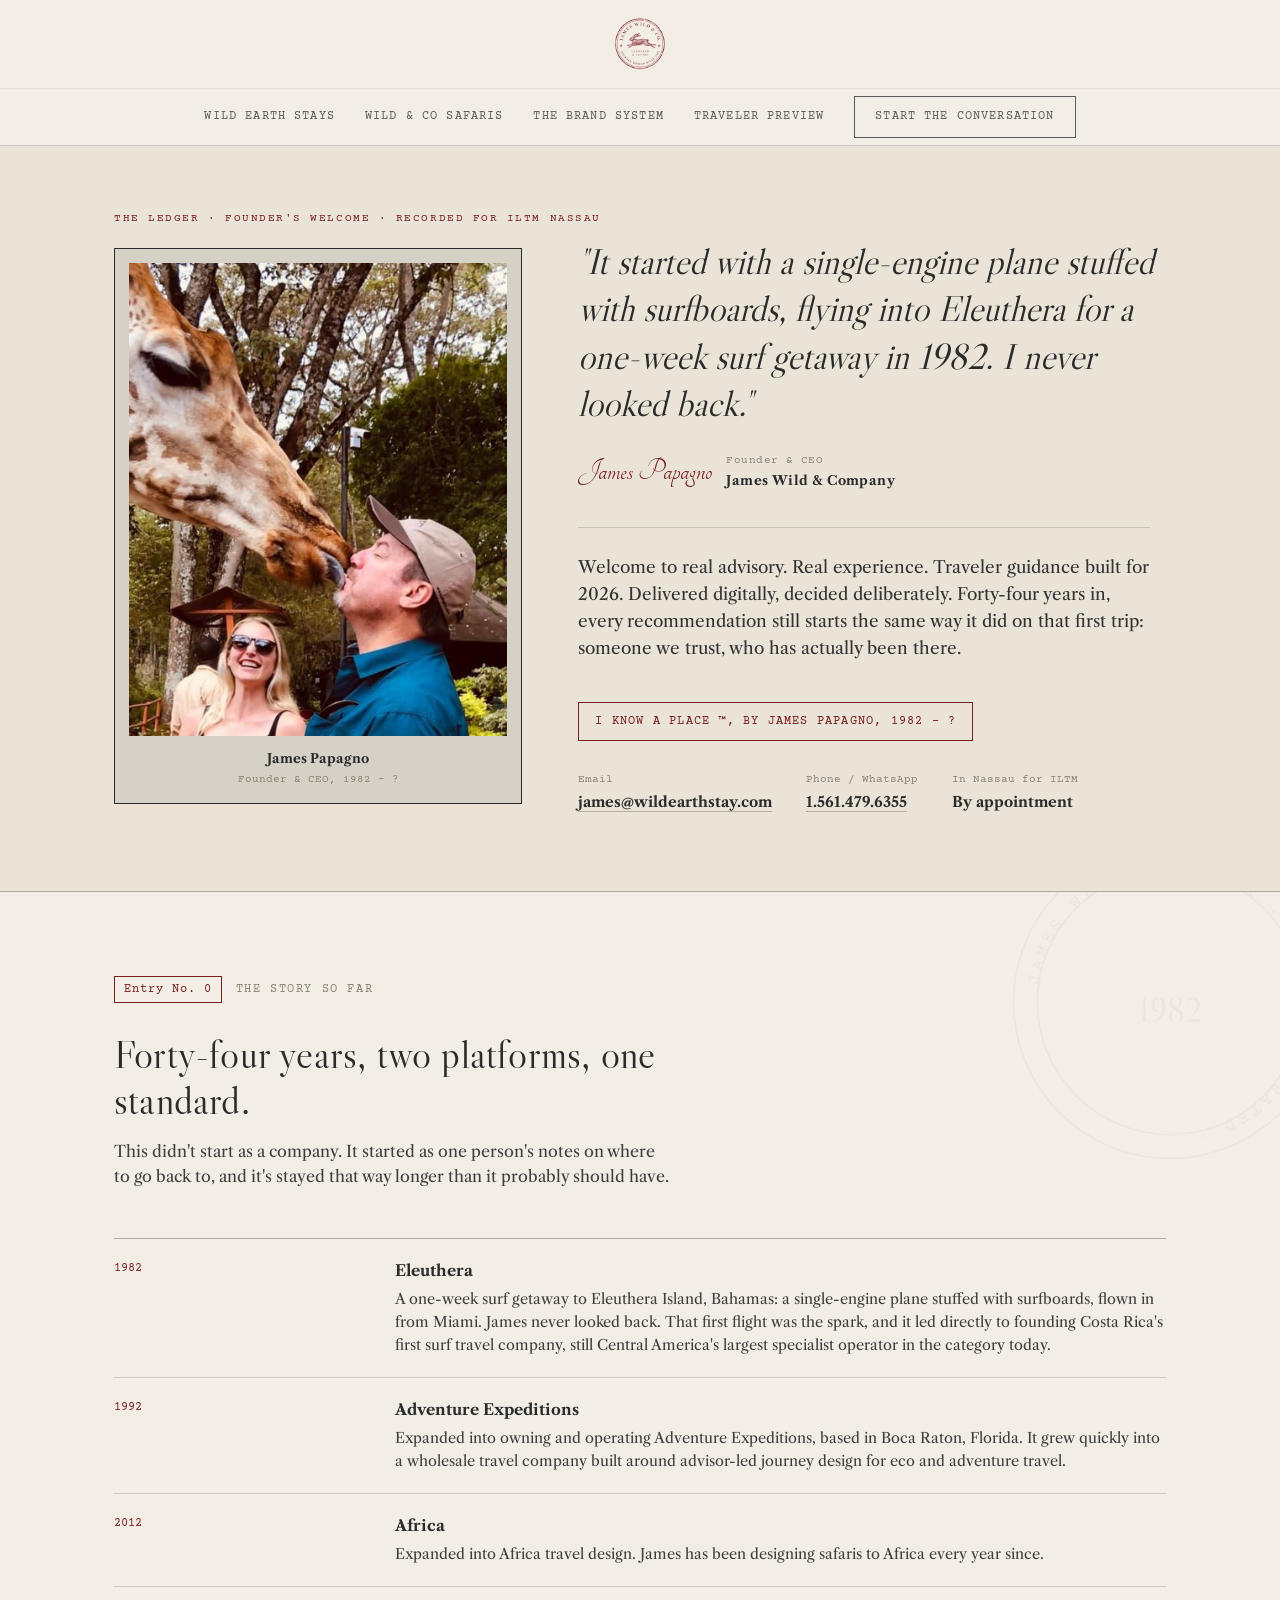
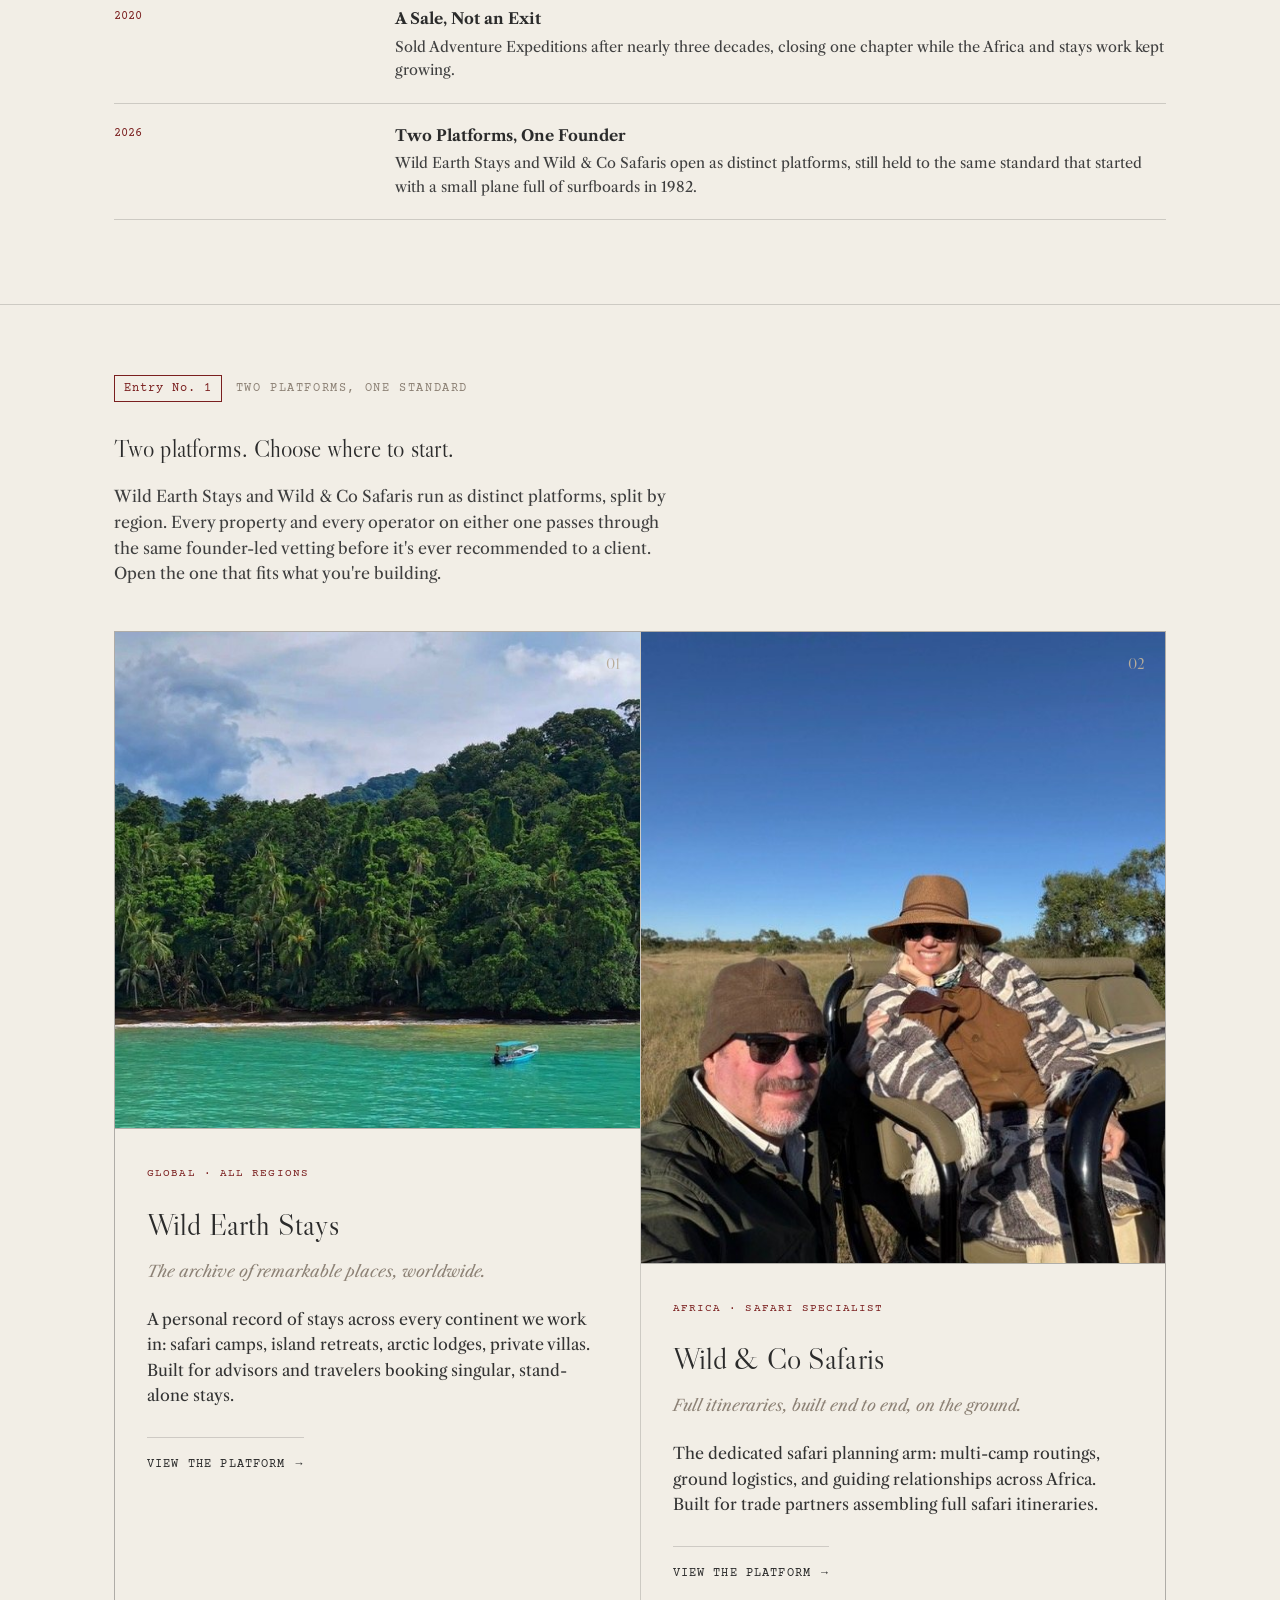
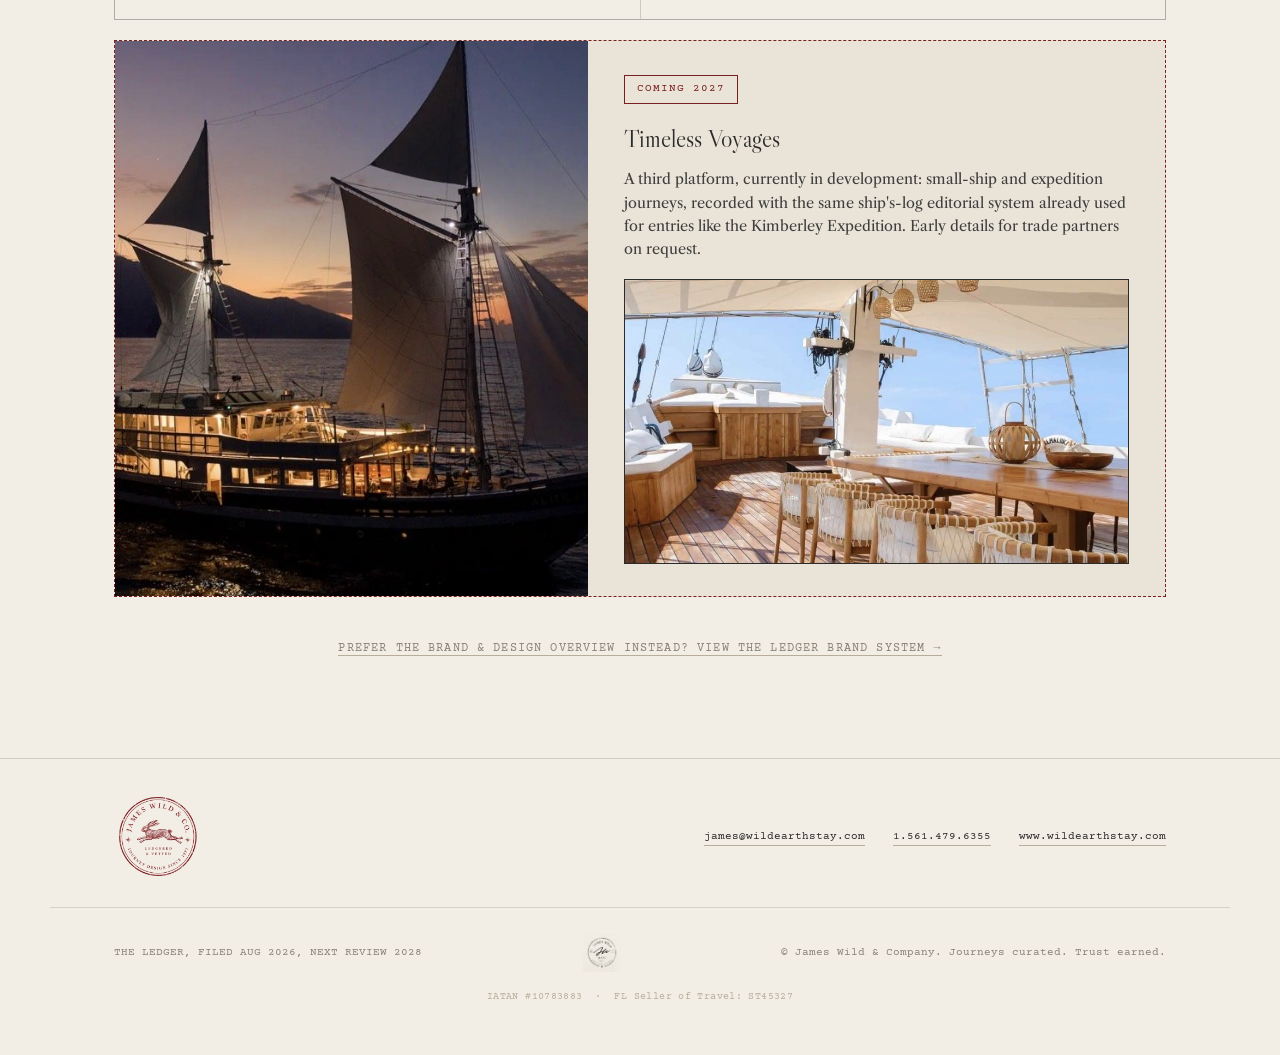
<file: index.html>
<!DOCTYPE html>
<html lang="en">
<head>
<meta charset="UTF-8">
<meta name="viewport" content="width=device-width, initial-scale=1.0">
<title>James Wild &amp; Company: The Ledger</title>
<meta name="description" content="James Wild & Company: two platforms, one standard. Wild Earth Stays and Wild & Co Safaris.">
<link rel="icon" type="image/png" href="./assets/logo-seal.png">

<link rel="preconnect" href="https://fonts.googleapis.com">
<link rel="preconnect" href="https://fonts.gstatic.com" crossorigin>
<link href="https://fonts.googleapis.com/css2?family=Libre+Caslon+Display&family=Libre+Caslon+Text:ital,wght@0,400;0,700;1,400&family=Courier+Prime:ital,wght@0,400;0,700;1,400&family=Tangerine:wght@700&display=swap" rel="stylesheet">
<style>
:root{
    --paper:#F2EEE6;
    --paper-2:#EAE4D8;
    --stone:#D6D1C6;
    --sand:#B8AC9A;
    --clay:#8D8276;
    --charcoal:#2B2B2B;
    --oxblood:#7A1F1F;
    --oxblood-2:#5E1717;

    --display: 'Libre Caslon Display', 'Times New Roman', serif;
    --serif: 'Libre Caslon Text', Georgia, serif;
    --mono: 'Courier Prime', 'Courier New', monospace;
    --script: 'Tangerine', cursive;

    --max: 1180px;
    --edge: clamp(20px, 5vw, 72px);
    --rule: 1px solid rgba(43,43,43,0.18);
    --rule-strong: 1px solid rgba(43,43,43,0.32);
  }

  *{box-sizing:border-box;}
  html{scroll-behavior:smooth;}
  body{
    margin:0;
    background:var(--paper);
    color:var(--charcoal);
    font-family:var(--serif);
    font-size:16px;
    line-height:1.6;
    -webkit-font-smoothing:antialiased;
  }

  /* subtle paper grain */
  body::before{
    content:"";
    position:fixed; inset:0;
    pointer-events:none;
    z-index:0;
    opacity:0.5;
    background-image:
      radial-gradient(rgba(43,43,43,0.035) 1px, transparent 1px);
    background-size: 3px 3px;
    mix-blend-mode:multiply;
  }

  img{max-width:100%; display:block;}
  a{color:inherit;}

  .wrap{max-width:var(--max); margin:0 auto; padding:0 var(--edge); position:relative; z-index:1;}

  .eyebrow{
    font-family:var(--mono);
    text-transform:uppercase;
    letter-spacing:0.14em;
    font-size:11.5px;
    color:var(--oxblood);
  }

  h1,h2,h3{
    font-family:var(--display);
    font-weight:400;
    margin:0;
    letter-spacing:0.005em;
  }

  .hr{border:0; border-top:var(--rule); margin:0;}
  .hr-strong{border:0; border-top:var(--rule-strong); margin:0;}

  /* ---------- NAV ---------- */
    .navTop{
    display:flex; justify-content:center; align-items:center;
    padding:16px 0;
    border-bottom:1px solid rgba(43,43,43,0.08);
  }
  .navTop img{height:56px; width:auto; display:block;}

header.site{
    position:sticky; top:0; z-index:50;
    background:rgba(242,238,230,0.92);
    backdrop-filter:blur(6px);
    border-bottom:var(--rule);
  }
  .nav{
    max-width:var(--max); margin:0 auto; padding:0 var(--edge);
    display:flex; align-items:center; justify-content:center;
    height:56px; position:relative;
  }
  .brand-mark{
    display:flex; align-items:center; gap:11px;
    text-decoration:none;
  }
  .brand-mark .coin{
    width:32px; height:32px; border-radius:50%;
    border:1.4px solid var(--charcoal);
    display:flex; align-items:center; justify-content:center;
    font-family:var(--display); font-size:15px; color:var(--charcoal);
    flex:none;
  }
  .brand-mark .word{
    font-family:var(--mono);
    font-size:12.5px;
    letter-spacing:0.13em;
    text-transform:uppercase;
    line-height:1.25;
    color:var(--charcoal);
  }
  .brand-mark .word b{display:block; font-weight:700;}

  nav.links{display:flex; align-items:center; gap:30px;}
  nav.links a{
    font-family:var(--mono);
    font-size:11.5px;
    letter-spacing:0.1em;
    text-transform:uppercase;
    text-decoration:none;
    color:var(--charcoal);
    opacity:0.75;
    transition:opacity .2s ease;
    white-space:nowrap;
  }
  nav.links a:hover{opacity:1;}
  .btn{
    font-family:var(--mono);
    font-size:11px;
    letter-spacing:0.1em;
    text-transform:uppercase;
    text-decoration:none;
    color:var(--paper);
    background:var(--charcoal);
    padding:11px 20px;
    border:1px solid var(--charcoal);
    white-space:nowrap;
    transition:background .2s ease, color .2s ease;
  }
  .btn:hover{background:var(--oxblood); border-color:var(--oxblood);}
  .btn.outline{
    background:transparent; color:var(--charcoal);
  }
  .btn.outline:hover{background:var(--charcoal); color:var(--paper);}
  .navToggle{display:none; position:absolute; right:var(--edge); top:50%; transform:translateY(-50%);}

  /* ---------- FOUNDER WELCOME ---------- */
  .welcome{
    padding:64px 0 76px;
    border-bottom:var(--rule-strong);
    background:var(--paper-2);
  }
  .welcome .locale{
    font-family:var(--mono); font-size:11px; letter-spacing:0.14em; text-transform:uppercase;
    color:var(--oxblood); margin-bottom:10px;
  }
  .welcome .grid{
    display:grid; grid-template-columns:0.82fr 1.18fr; gap:56px; align-items:center;
  }
  .welcome .frame{
    border:1.4px solid var(--charcoal);
    background:var(--stone);
    padding:14px;
  }
  .welcome .frame .photo{
    aspect-ratio:4/5;
    background:
      repeating-linear-gradient(135deg, rgba(43,43,43,0.08) 0 2px, transparent 2px 14px),
      var(--sand);
    display:flex; align-items:center; justify-content:center; text-align:center;
    border:1px solid rgba(43,43,43,0.25);
  }
  .welcome .frame .photo span{
    font-family:var(--mono); font-size:11px; letter-spacing:0.08em; text-transform:uppercase;
    color:var(--charcoal); opacity:0.65; max-width:70%;
  }
  .welcome .frame .cap{
    margin-top:12px; text-align:center; font-family:var(--mono); font-size:11px; color:var(--clay);
  }
  .welcome .frame .cap b{display:block; color:var(--charcoal); font-family:var(--serif); font-weight:700; font-size:13px; margin-bottom:2px;}

  .welcome blockquote{
    margin:0; font-family:var(--display); font-style:italic;
    font-size:clamp(24px, 3.1vw, 36px); line-height:1.32; color:var(--charcoal);
  }
  .welcome .attrib{
    margin-top:18px; display:flex; align-items:center; gap:14px;
  }
  .welcome .attrib .sig{font-family:var(--script); font-size:32px; color:var(--oxblood);}
  .welcome .attrib .role{font-family:var(--mono); font-size:11px; color:var(--clay); letter-spacing:0.04em;}
  .welcome .attrib .role b{display:block; color:var(--charcoal); font-family:var(--serif); font-weight:700; font-size:13px; font-style:normal;}

  .welcome .lede{
    margin-top:30px; padding-top:26px; border-top:var(--rule);
    font-size:17px; color:#333; max-width:52ch;
  }
  .welcome .tagline{
    margin-top:22px;
    display:inline-flex; align-items:center; gap:10px;
    font-family:var(--mono); font-size:12px; letter-spacing:0.1em; text-transform:uppercase;
    color:var(--oxblood); border:1px solid var(--oxblood); padding:9px 16px;
  }

  .welcome .contactRow{
    margin-top:30px; display:flex; gap:34px; flex-wrap:wrap;
  }
  .welcome .contactRow div{font-family:var(--mono); font-size:11px; color:var(--clay);}
  .welcome .contactRow strong{display:block; font-family:var(--serif); font-size:14.5px; color:var(--charcoal); font-weight:700; margin-top:3px;}
  .welcome .contactRow a{text-decoration:none; color:var(--charcoal); border-bottom:1px solid var(--sand);}
  .welcome .contactRow a:hover{border-color:var(--charcoal);}

  @media (max-width: 880px){
    .welcome .grid{grid-template-columns:1fr; gap:28px;}
    .welcome .frame{max-width:260px; margin:0 auto;}
  }

  /* ---------- PLATFORMS ---------- */
  .platforms{padding:84px 0; border-bottom:var(--rule);}
  .platformGrid{
    display:grid; grid-template-columns:1fr 1fr; gap:1px;
    background:rgba(43,43,43,0.18); border:var(--rule); margin-top:44px;
  }
  .platformCard{background:var(--paper); padding:40px;}
  .platformCard .region{
    font-family:var(--mono); font-size:11px; letter-spacing:0.1em; text-transform:uppercase;
    color:var(--oxblood); margin-bottom:16px;
  }
  .platformCard h3{font-size:26px; margin-bottom:8px;}
  .platformCard .tag{font-family:var(--serif); font-style:italic; font-size:16px; color:var(--clay); margin-bottom:20px;}
  .platformCard p{color:#333; margin:0 0 18px;}
  .platformCard .who{
    border-top:var(--rule); padding-top:16px; margin-top:20px;
    font-family:var(--mono); font-size:11.5px; color:var(--clay);
  }
  .platformCard .who b{display:block; font-family:var(--serif); font-weight:700; font-size:14px; color:var(--charcoal); font-style:normal; margin-bottom:4px;}

  .selectivity{
    margin-top:56px; display:grid; grid-template-columns:1fr 1fr; gap:56px; align-items:start;
  }
  .selectivity .stat3{display:flex; gap:0; border:var(--rule); margin-top:0;}
  .selectivity .stat3 div{flex:1; padding:22px 18px; text-align:center; border-right:var(--rule);}
  .selectivity .stat3 div:last-child{border-right:none;}
  .selectivity .stat3 .n{font-family:var(--display); font-size:32px; display:block;}
  .selectivity .stat3 .l{font-family:var(--mono); font-size:10px; letter-spacing:0.08em; text-transform:uppercase; color:var(--clay); display:block; margin-top:6px;}

  @media (max-width: 880px){
    .platformGrid{grid-template-columns:1fr;}
    .selectivity{grid-template-columns:1fr; gap:28px;}
  }

  /* ---------- SECTION SCAFFOLD ---------- */
  section{position:relative; z-index:1;}
  .entry{
    display:flex; align-items:baseline; gap:14px;
    margin-bottom:28px;
  }
  .entry .no{
    font-family:var(--mono); font-size:12px; letter-spacing:0.08em;
    color:var(--oxblood); border:1px solid var(--oxblood);
    padding:3px 9px;
  }
  .entry .label{
    font-family:var(--mono); font-size:11.5px; letter-spacing:0.14em;
    text-transform:uppercase; color:var(--clay);
  }

  .reveal{opacity:0; transform:translateY(18px); transition:opacity .7s ease, transform .7s ease;}
  .reveal.in{opacity:1; transform:translateY(0);}

  /* ---------- HERO ---------- */
  .hero{padding:88px 0 76px; overflow:hidden;}
  .hero .grid{
    display:grid; grid-template-columns:1.25fr 0.85fr; gap:56px; align-items:center;
  }
  .hero-stamp{
    position:absolute; top:26px; right:var(--edge);
    width:118px; opacity:0.92;
  }
  .hero h1{
    font-size:clamp(38px, 5vw, 62px);
    line-height:1.06;
    max-width:14ch;
  }
  .hero h1 em{font-style:italic; color:var(--oxblood);}
  .hero .sub{
    margin-top:22px;
    font-size:17px;
    max-width:46ch;
    color:#3a3a3a;
  }
  .hero .meta{
    margin-top:34px;
    display:flex; gap:36px; flex-wrap:wrap;
  }
  .hero .meta div{font-family:var(--mono); font-size:11px; color:var(--clay);}
  .hero .meta strong{display:block; font-family:var(--serif); font-size:14px; color:var(--charcoal); font-weight:700; margin-top:3px;}
  .hero .ctaRow{margin-top:38px; display:flex; gap:14px; flex-wrap:wrap;}

  .hero-visual{
    position:relative;
    border:var(--rule-strong);
    background:var(--paper-2);
    padding:26px;
  }
  .hero-visual img{filter:sepia(6%);}
  .hero-visual .cap{
    margin-top:14px; font-family:var(--mono); font-size:10.5px; color:var(--clay);
    display:flex; justify-content:space-between;
  }

  /* ---------- QUOTE BAND ---------- */
  .quoteBand{
    background:var(--charcoal); color:var(--paper);
    padding:64px 0;
  }
  .quoteBand blockquote{
    margin:0; font-family:var(--display); font-style:italic;
    font-size:clamp(24px, 3vw, 34px); line-height:1.4; max-width:820px;
  }
  .quoteBand cite{
    display:block; margin-top:22px; font-family:var(--mono); font-size:12px;
    letter-spacing:0.08em; color:var(--sand); font-style:normal;
  }

  /* ---------- GENERIC SECTION ---------- */
  .section{padding:84px 0; border-bottom:var(--rule);}
  .section .head{max-width:640px; margin-bottom:48px;}
  .section h2{font-size:clamp(28px,3.4vw,40px); line-height:1.15;}
  .section .head p{margin-top:16px; font-size:16px; color:#3f3f3f; max-width:56ch;}

  /* two column brief */
  .briefGrid{display:grid; grid-template-columns:1.1fr 0.9fr; gap:64px;}
  .briefGrid .col p{margin:0 0 16px; color:#333;}
  .briefGrid .callout{
    border-left:3px solid var(--oxblood);
    padding-left:20px; margin-top:28px;
  }
  .briefGrid .callout p{font-style:italic; font-family:var(--display); font-size:19px; color:var(--charcoal); margin:0;}

  /* logo showcase */
  .logoGrid{
    display:grid; grid-template-columns:1fr 1fr; gap:1px;
    background:rgba(43,43,43,0.18);
    border:var(--rule);
  }
  .logoCard{background:var(--paper); padding:44px; display:flex; flex-direction:column; align-items:center; text-align:center;}
  .logoCard img{max-width:220px; margin:0 auto;}
  .logoCard .tag{
    margin-top:24px; font-family:var(--mono); font-size:11px; letter-spacing:0.08em;
    text-transform:uppercase; color:var(--clay);
  }
  .logoCard .tag b{display:block; color:var(--charcoal); font-family:var(--serif); font-size:14px; font-style:normal; font-weight:700; letter-spacing:0; text-transform:none; margin-bottom:4px;}

  /* palette */
  .paletteRow{display:grid; grid-template-columns:repeat(6,1fr); gap:0; border:var(--rule); margin-bottom:56px;}
  .swatch{aspect-ratio:1; position:relative; border-right:var(--rule);}
  .swatch:last-child{border-right:none;}
  .swatch .lbl{
    position:absolute; left:12px; bottom:12px; font-family:var(--mono); font-size:10.5px;
  }
  .swatch.c1{background:#F2EEE6; color:#2B2B2B;}
  .swatch.c2{background:#D6D1C6; color:#2B2B2B;}
  .swatch.c3{background:#B8AC9A; color:#2B2B2B;}
  .swatch.c4{background:#8D8276; color:#F2EEE6;}
  .swatch.c5{background:#2B2B2B; color:#F2EEE6;}
  .swatch.c6{background:#7A1F1F; color:#F2EEE6;}

  .typeGrid{display:grid; grid-template-columns:1fr 1fr; gap:56px;}
  .typeSpec{}
  .typeSpec .name{font-family:var(--mono); font-size:11px; letter-spacing:0.1em; text-transform:uppercase; color:var(--oxblood); margin-bottom:10px;}
  .typeSpec .big{font-family:var(--display); font-size:44px; line-height:1.1; margin-bottom:10px;}
  .typeSpec.mono .big{font-family:var(--mono); font-size:26px;}
  .typeSpec .use{font-family:var(--mono); font-size:12px; color:var(--clay);}

  /* full width image block */
  .plate{border:var(--rule-strong); background:var(--paper-2); padding:18px;}
  .plate img{width:100%;}
  .plateCap{
    display:flex; justify-content:space-between; gap:20px; flex-wrap:wrap;
    margin-top:16px; font-family:var(--mono); font-size:11px; color:var(--clay);
  }

  /* kill list */
  .killWrap{
    background:var(--charcoal); color:var(--paper); padding:56px var(--edge);
  }
  .killWrap .head2{max-width:640px; margin-bottom:36px;}
  .killWrap h2{color:var(--paper);}
  .killWrap .head2 p{color:var(--stone);}
  .killGrid{
    display:grid; grid-template-columns:repeat(2, 1fr); gap:10px 40px;
    font-family:var(--mono); font-size:13.5px; color:var(--stone);
  }
  .killGrid li{list-style:none; display:flex; gap:10px; padding:8px 0; border-bottom:1px solid rgba(242,238,230,0.12);}
  .killGrid li::before{content:"✕"; color:var(--oxblood); font-weight:700; flex:none;}
  .killWrap ul{margin:0; padding:0;}

  /* case study */
  .caseHead{display:flex; justify-content:space-between; align-items:flex-end; flex-wrap:wrap; gap:20px; margin-bottom:36px;}
  .caseHead .stat{text-align:right; font-family:var(--mono); font-size:11px; color:var(--clay);}
  .caseHead .stat strong{display:block; font-family:var(--serif); font-size:15px; color:var(--charcoal); font-weight:700;}

  .caseCols{display:grid; grid-template-columns:1fr 1fr; gap:28px; margin-top:36px;}
  .caseCols .colHead{
    font-family:var(--mono); font-size:11px; letter-spacing:0.12em; text-transform:uppercase;
    padding-bottom:12px; margin-bottom:16px; border-bottom:var(--rule-strong);
  }
  .caseCols .colHead.after{color:var(--oxblood);}

  /* CTA / close */
  .close{
    padding:92px 0 40px;
    text-align:center;
  }
  .close .stampMark{
    width:120px; margin:0 auto 26px;
    border:1.4px solid var(--charcoal); border-radius:50%;
    aspect-ratio:1; display:flex; align-items:center; justify-content:center; flex-direction:column;
  }
  .close .stampMark span{font-family:var(--mono); font-size:9px; letter-spacing:0.1em;}
  .close .stampMark .W{font-family:var(--display); font-size:30px;}
  .close h2{font-size:clamp(30px,4vw,46px); max-width:18ch; margin:0 auto;}
  .close .sub{max-width:52ch; margin:20px auto 36px; color:#3f3f3f;}
  .close .ctaRow{display:flex; gap:16px; justify-content:center; flex-wrap:wrap;}

  footer.site{
    padding:34px 0 50px;
    border-top:var(--rule);
  }
  .footGrid{
    display:flex; justify-content:space-between; align-items:center; flex-wrap:wrap; gap:16px;
    font-family:var(--mono); font-size:11px; color:var(--clay);
  }
  .footGrid .sig img{height:38px; width:auto; display:block; margin:0 auto;}

  /* form-ish contact card */
  .contactCard{
    border:var(--rule-strong); background:var(--paper-2); padding:34px;
    max-width:520px; margin:0 auto;
    text-align:left;
  }
  .contactCard .row{display:flex; justify-content:space-between; padding:9px 0; border-bottom:1px solid rgba(43,43,43,0.14); font-family:var(--mono); font-size:12px;}
  .contactCard .row:last-child{border-bottom:none;}
  .contactCard .row span:first-child{color:var(--clay);}
  .contactCard .row span:last-child{color:var(--charcoal); font-weight:700;}

  /* mobile */
  @media (max-width: 880px){
    .hero .grid{grid-template-columns:1fr;}
    .hero-stamp{display:none;}
    .briefGrid{grid-template-columns:1fr; gap:30px;}
    .logoGrid{grid-template-columns:1fr;}
    .paletteRow{grid-template-columns:repeat(3,1fr);}
    .typeGrid{grid-template-columns:1fr; gap:30px;}
    .killGrid{grid-template-columns:1fr;}
    .caseCols{grid-template-columns:1fr;}
    nav.links{display:none;}
    .navToggle{display:block; background:none; border:1px solid var(--charcoal); color:var(--charcoal); font-family:var(--mono); font-size:11px; padding:8px 12px; letter-spacing:.08em; text-transform:uppercase;}
    .footGrid{flex-direction:column; text-align:center;}
  }

  @media (prefers-reduced-motion: reduce){
    html{scroll-behavior:auto;}
    .reveal{opacity:1; transform:none; transition:none;}
  }

  /* ================= LANDING - PLATFORM CHOOSER ================= */
  .chooser{padding:70px 0 100px;}
  .chooser .head{max-width:640px; margin-bottom:8px;}
  .chooser .head p{margin-top:16px; font-size:16px; color:#3f3f3f; max-width:56ch;}
  .chooserGrid{
    display:grid; grid-template-columns:1fr 1fr; gap:1px;
    background:rgba(43,43,43,0.18); border:var(--rule); margin-top:44px;
  }
  .offerCard{
    background:var(--paper); padding:48px 40px; text-decoration:none; color:inherit;
    display:flex; flex-direction:column; min-height:380px;
    transition:background .25s ease;
    position:relative;
  }
  .offerCard:hover{background:var(--paper-2);}
  .offerCard .region{
    font-family:var(--mono); font-size:11px; letter-spacing:0.1em; text-transform:uppercase;
    color:var(--oxblood); margin-bottom:18px;
  }
  .offerCard h3{font-size:30px; margin-bottom:10px;}
  .offerCard .tag{font-family:var(--serif); font-style:italic; font-size:16px; color:var(--clay); margin-bottom:22px;}
  .offerCard p{color:#333; margin:0; flex:1;}
  .offerCard .go{
    margin-top:28px; display:inline-flex; align-items:center; gap:10px;
    font-family:var(--mono); font-size:11.5px; letter-spacing:0.1em; text-transform:uppercase;
    color:var(--charcoal); padding-top:18px; border-top:var(--rule);
  }
  .offerCard .go::after{content:"→"; transition:transform .2s ease;}
  .offerCard:hover .go::after{transform:translateX(5px);}
  .offerCard .bignum{
    position:absolute; top:40px; right:40px;
    font-family:var(--display); font-size:15px; color:var(--sand);
  }

  .otherLink{
    margin-top:36px; text-align:center;
  }
  .otherLink a{
    font-family:var(--mono); font-size:11.5px; letter-spacing:0.1em; text-transform:uppercase;
    color:var(--clay); text-decoration:none; border-bottom:1px solid var(--sand);
  }
  .otherLink a:hover{color:var(--charcoal); border-color:var(--charcoal);}

  @media (max-width:880px){
    .chooserGrid{grid-template-columns:1fr;}
  }

  /* ================= PLATFORM PAGE ================= */
  .platHero{padding:70px 0 60px; border-bottom:var(--rule-strong);}
  .platHero .region{font-family:var(--mono); font-size:11.5px; letter-spacing:0.14em; text-transform:uppercase; color:var(--oxblood); margin-bottom:16px;}
  .platHero h1{font-size:clamp(36px,5vw,58px); line-height:1.08; max-width:16ch;}
  .platHero .tag{font-family:var(--display); font-style:italic; font-size:20px; color:var(--clay); margin-top:16px;}
  .platHero .sub{margin-top:22px; font-size:17px; max-width:56ch; color:#3a3a3a;}
  .platHero .backLink{
    display:inline-flex; align-items:center; gap:8px; margin-bottom:26px;
    font-family:var(--mono); font-size:11px; letter-spacing:0.08em; text-transform:uppercase;
    color:var(--clay); text-decoration:none;
  }
  .platHero .backLink:hover{color:var(--charcoal);}

  .twoColSection{padding:80px 0; border-bottom:var(--rule);}
  .twoColSection .head{max-width:640px; margin-bottom:44px;}
  .twoColSection .head p{margin-top:16px; font-size:16px; color:#3f3f3f; max-width:58ch;}
  .why-grid{display:grid; grid-template-columns:repeat(3,1fr); gap:1px; background:rgba(43,43,43,0.18); border:var(--rule);}
  .why-card{background:var(--paper); padding:32px;}
  .why-card .k{font-family:var(--mono); font-size:11px; letter-spacing:0.08em; text-transform:uppercase; color:var(--oxblood); margin-bottom:12px;}
  .why-card h4{font-family:var(--display); font-weight:400; font-size:19px; margin:0 0 10px;}
  .why-card p{margin:0; font-size:14.5px; color:#3f3f3f;}

  .criteriaList{margin-top:36px; border-top:var(--rule-strong);}
  .criteriaList .row{
    display:grid; grid-template-columns:1fr 3fr; gap:24px; padding:20px 0; border-bottom:var(--rule);
  }
  .criteriaList .row .n{font-family:var(--mono); font-size:12px; color:var(--oxblood);}
  .criteriaList .row .t{font-family:var(--serif); font-weight:700; font-size:15.5px; margin-bottom:4px;}
  .criteriaList .row .d{color:#3f3f3f; font-size:14.5px; margin:0;}

  .launchBand{background:var(--charcoal); color:var(--paper); padding:64px var(--edge);}
  .launchBand .wrap{padding:0;}
  .launchBand .head p{color:var(--stone);}
  .launchBand h2{color:var(--paper);}
  .launchGrid{display:grid; grid-template-columns:repeat(3,1fr); gap:34px; margin-top:36px;}
  .launchCard .tag2{font-family:var(--mono); font-size:10.5px; letter-spacing:0.1em; text-transform:uppercase; color:var(--sand); border:1px solid var(--sand); display:inline-block; padding:4px 10px; margin-bottom:14px;}
  .launchCard h4{font-family:var(--display); font-weight:400; font-size:19px; margin:0 0 8px; color:var(--paper);}
  .launchCard p{margin:0; font-size:14px; color:var(--stone);}

  .bioSection{padding:84px 0; border-bottom:var(--rule);}
  .bioGrid{display:grid; grid-template-columns:0.8fr 1.2fr; gap:56px; align-items:center;}
  .bioGrid .frame{border:1.4px solid var(--charcoal); background:var(--stone); padding:14px;}
  .bioGrid .frame .photo{
    aspect-ratio:4/5;
    background:repeating-linear-gradient(135deg, rgba(43,43,43,0.08) 0 2px, transparent 2px 14px), var(--sand);
    display:flex; align-items:center; justify-content:center; text-align:center;
    border:1px solid rgba(43,43,43,0.25);
  }
  .bioGrid .frame .photo span{font-family:var(--mono); font-size:11px; letter-spacing:0.08em; text-transform:uppercase; color:var(--charcoal); opacity:0.65; max-width:70%;}
  .bioGrid .frame .cap{margin-top:12px; text-align:center; font-family:var(--mono); font-size:11px; color:var(--clay);}
  .bioGrid .frame .cap b{display:block; color:var(--charcoal); font-family:var(--serif); font-weight:700; font-size:13px; margin-bottom:2px;}
  .bioGrid .yearsStat{
    display:inline-flex; align-items:baseline; gap:10px; margin-bottom:18px;
  }
  .bioGrid .yearsStat .n{font-family:var(--display); font-size:52px; color:var(--oxblood); line-height:1;}
  .bioGrid .yearsStat .l{font-family:var(--mono); font-size:11px; letter-spacing:0.08em; text-transform:uppercase; color:var(--clay);}
  .bioGrid p{color:#333; margin:0 0 14px;}

  .platCTA{padding:80px 0 90px; text-align:center;}
  .platCTA h2{font-size:clamp(28px,3.6vw,40px); max-width:20ch; margin:0 auto;}
  .platCTA .sub{max-width:52ch; margin:18px auto 32px; color:#3f3f3f;}
  .platCTA .ctaRow{display:flex; gap:16px; justify-content:center; flex-wrap:wrap;}
  .platCTA .contactRow{margin-top:34px; display:flex; gap:34px; justify-content:center; flex-wrap:wrap;}
  .platCTA .contactRow div{font-family:var(--mono); font-size:11px; color:var(--clay);}
  .platCTA .contactRow strong{display:block; font-family:var(--serif); font-size:14.5px; color:var(--charcoal); font-weight:700; margin-top:3px;}
  .platCTA .contactRow a{text-decoration:none; color:var(--charcoal); border-bottom:1px solid var(--sand);}

  @media (max-width:880px){
    .why-grid{grid-template-columns:1fr;}
    .launchGrid{grid-template-columns:1fr;}
    .bioGrid{grid-template-columns:1fr; gap:28px;}
    .bioGrid .frame{max-width:260px; margin:0 auto;}
    .criteriaList .row{grid-template-columns:1fr;}
  }

  /* ================= TEXTURE & NATIVE ARCHIVE COMPONENTS ================= */

  /* richer paper grain, layered */
  body::before{
    background-image:
      radial-gradient(rgba(43,43,43,0.045) 1px, transparent 1px),
      radial-gradient(rgba(43,43,43,0.02) 1px, transparent 1px);
    background-size: 3px 3px, 7px 7px;
    background-position: 0 0, 2px 3px;
  }

  /* faint rotated watermark stamp, used as background texture */
  .watermark{
    position:absolute; z-index:0; pointer-events:none;
    color:var(--charcoal); opacity:0.045;
    width:340px; height:340px;
  }
  .watermark svg{width:100%; height:100%; display:block;}

  /* ledger section divider - double rule with center mark */
  .ledgerDivider{
    display:flex; align-items:center; gap:14px;
    padding:0 var(--edge); max-width:var(--max); margin:0 auto;
  }
  .ledgerDivider::before, .ledgerDivider::after{content:""; flex:1; border-top:var(--rule); position:relative;}
  .ledgerDivider .mark{
    width:7px; height:7px; border:1px solid var(--clay); transform:rotate(45deg); flex:none;
  }

  /* corner tick marks on cards - archival dossier feel */
  .ticked{position:relative;}
  .ticked::before, .ticked::after{
    content:""; position:absolute; width:9px; height:9px;
    border-color:var(--clay); opacity:0.55; pointer-events:none;
  }
  .ticked::before{top:-1px; left:-1px; border-top:1px solid; border-left:1px solid;}
  .ticked::after{bottom:-1px; right:-1px; border-bottom:1px solid; border-right:1px solid;}

  /* inline stamp SVG coloring */
  .stampGraphic{color:var(--oxblood);}
  .stampGraphic.charcoal{color:var(--charcoal);}
  .stampGraphic.sand{color:var(--sand);}

  /* ---- Ledger Entry Card (native, replaces screenshot mockups) ---- */
  .ledgerCard{
    background:var(--paper-2); border:1.4px solid var(--charcoal);
    padding:32px; position:relative;
  }
  .ledgerCard .lc-head{display:flex; justify-content:space-between; align-items:center; margin-bottom:18px;}
  .ledgerCard .lc-entry{font-family:var(--mono); font-size:11px; letter-spacing:0.1em; color:var(--oxblood); border:1px solid var(--oxblood); padding:3px 9px;}
  .ledgerCard .lc-status{font-family:var(--mono); font-size:10px; letter-spacing:0.1em; text-transform:uppercase; color:var(--clay);}
  .ledgerCard .lc-title{font-size:28px; margin-bottom:4px;}
  .ledgerCard .lc-loc{font-family:var(--mono); font-size:11.5px; color:var(--clay); margin-bottom:20px;}
  .ledgerCard .lc-rule{border-top:var(--rule); margin-bottom:18px;}
  .ledgerCard .lc-rows{display:grid; grid-template-columns:repeat(3,1fr); gap:16px; margin-bottom:22px;}
  .ledgerCard .lc-rows div{font-family:var(--mono); font-size:10.5px; color:var(--clay);}
  .ledgerCard .lc-rows b{display:block; font-family:var(--serif); font-weight:700; font-size:14px; color:var(--charcoal); margin-top:3px;}
  .ledgerCard .lc-quote{
    font-family:var(--display); font-style:italic; font-size:16px; line-height:1.5; color:var(--charcoal);
    border-left:2px solid var(--oxblood); padding-left:16px;
  }
  .ledgerCard .lc-stampWrap{position:absolute; top:24px; right:24px; width:78px; height:78px;}

  /* ---- Ledger Lanes - native 4-card grid ---- */
  .lanesGrid{display:grid; grid-template-columns:repeat(4,1fr); gap:1px; background:rgba(43,43,43,0.18); border:var(--rule);}
  .laneCard{background:var(--paper); padding:28px 22px;}
  .laneCard .ln{font-family:var(--mono); font-size:10.5px; color:var(--oxblood); margin-bottom:10px;}
  .laneCard h4{font-family:var(--display); font-weight:400; font-size:18px; margin:0 0 10px;}
  .laneCard p{margin:0; font-size:13.5px; color:#3f3f3f;}

  /* ---- Ship's log strip - native route/timeline ---- */
  .shipsLog{margin-top:8px;}
  .shipsLog .route{
    display:flex; align-items:flex-start; overflow-x:auto; gap:0; padding-bottom:6px;
  }
  .shipsLog .stop{flex:none; width:132px; text-align:center; position:relative; padding-top:22px;}
  .shipsLog .stop::before{
    content:""; position:absolute; top:6px; left:50%; width:9px; height:9px;
    background:var(--paper); border:1.4px solid var(--oxblood); border-radius:50%; transform:translateX(-50%);
  }
  .shipsLog .stop::after{
    content:""; position:absolute; top:10px; left:0; right:0; border-top:1px dashed var(--sand); z-index:-1;
  }
  .shipsLog .stop:first-child::after{left:50%;}
  .shipsLog .stop:last-child::after{right:50%;}
  .shipsLog .stop .day{font-family:var(--mono); font-size:9.5px; color:var(--clay); letter-spacing:0.06em;}
  .shipsLog .stop .place{font-family:var(--serif); font-weight:700; font-size:13px; color:var(--charcoal); margin-top:4px;}

  .fieldNote{
    background:var(--paper-2); border:1px solid rgba(43,43,43,0.2); border-left:2.5px solid var(--oxblood);
    padding:22px 26px; font-family:var(--display); font-style:italic; font-size:17px; line-height:1.55; color:var(--charcoal);
  }
  .fieldNote cite{display:block; margin-top:14px; font-family:var(--mono); font-style:normal; font-size:11px; color:var(--clay);}

  @media (max-width:880px){
    .lanesGrid{grid-template-columns:1fr 1fr;}
    .ledgerCard .lc-rows{grid-template-columns:1fr; gap:10px;}
    .watermark{display:none;}
  }

  /* ================= GENERIC IMAGE PLACEHOLDER ================= */
  .imgPlaceholder{border:1.4px solid var(--charcoal); background:var(--stone); padding:12px;}
  .imgPlaceholder .ph{
    aspect-ratio:var(--ar,4/3);
    background:repeating-linear-gradient(135deg, rgba(43,43,43,0.08) 0 2px, transparent 2px 14px), var(--sand);
    display:flex; align-items:center; justify-content:center; text-align:center;
    border:1px solid rgba(43,43,43,0.25);
  }
  .imgPlaceholder .ph span{font-family:var(--mono); font-size:10.5px; letter-spacing:0.08em; text-transform:uppercase; color:var(--charcoal); opacity:0.6; max-width:78%; line-height:1.5;}
  .imgPlaceholder .cap2{margin-top:10px; text-align:center; font-family:var(--mono); font-size:10.5px; color:var(--clay);}
  .imgPlaceholder .cap2 b{display:block; color:var(--charcoal); font-family:var(--serif); font-weight:700; font-size:12.5px; margin-bottom:2px;}

  /* ================= WHY NOW ================= */
  .whyNow{padding:70px 0; border-bottom:var(--rule); background:var(--paper-2);}
  .whyNow .grid2{display:grid; grid-template-columns:1fr 1fr; gap:56px; align-items:start;}
  .whyNow p{color:#333; margin:0 0 14px;}

  /* ================= OFFER LIST ================= */
  .offerList{display:grid; grid-template-columns:repeat(2,1fr); gap:1px; background:rgba(43,43,43,0.18); border:var(--rule); margin-top:36px;}
  .offerList .item{background:var(--paper); padding:26px 28px; display:flex; gap:16px; align-items:flex-start;}
  .offerList .item .ic{
    font-family:var(--mono); font-size:11px; color:var(--oxblood); border:1px solid var(--oxblood);
    width:26px; height:26px; display:flex; align-items:center; justify-content:center; flex:none;
  }
  .offerList .item h4{font-family:var(--display); font-weight:400; font-size:16.5px; margin:0 0 6px;}
  .offerList .item p{margin:0; font-size:13.5px; color:#3f3f3f;}

  /* ================= AGENT SECTION ================= */
  .agentSection{padding:84px 0; border-bottom:var(--rule);}
  .agentGrid{display:grid; grid-template-columns:0.85fr 1.15fr; gap:56px; align-items:center;}
  .agentBadge{
    display:inline-flex; align-items:center; gap:10px; font-family:var(--mono); font-size:11px;
    letter-spacing:0.1em; text-transform:uppercase; color:var(--oxblood); border:1px solid var(--oxblood);
    padding:7px 14px; margin-bottom:18px;
  }
  .agentGrid h3{font-size:30px; margin-bottom:6px;}
  .agentGrid .role{font-family:var(--display); font-style:italic; font-size:16px; color:var(--clay); margin-bottom:20px;}
  .agentGrid p{color:#333; margin:0 0 14px;}
  .agentSteps{margin-top:22px; display:flex; flex-direction:column; gap:0;}
  .agentSteps .st{display:flex; gap:16px; padding:14px 0; border-top:var(--rule);}
  .agentSteps .st:last-child{border-bottom:var(--rule);}
  .agentSteps .st .sn{font-family:var(--mono); font-size:11px; color:var(--oxblood); flex:none; width:22px;}
  .agentSteps .st .sd b{display:block; font-family:var(--serif); font-weight:700; font-size:14px; color:var(--charcoal); margin-bottom:2px;}
  .agentSteps .st .sd span{font-size:13.5px; color:#3f3f3f;}

  .chatMock{border:1.4px solid var(--charcoal); background:var(--paper-2);}
  .chatMock .cm-head{
    display:flex; align-items:center; gap:10px; padding:14px 18px; border-bottom:var(--rule-strong);
    font-family:var(--mono); font-size:11px; letter-spacing:0.08em; text-transform:uppercase; color:var(--clay);
  }
  .chatMock .cm-dot{width:7px; height:7px; border-radius:50%; background:var(--oxblood);}
  .chatMock .cm-body{padding:22px; display:flex; flex-direction:column; gap:14px;}
  .chatMock .bubble{max-width:78%; padding:12px 16px; font-size:13.5px; line-height:1.5;}
  .chatMock .bubble.agent{background:var(--paper); border:1px solid rgba(43,43,43,0.18); align-self:flex-start; font-family:var(--serif);}
  .chatMock .bubble.user{background:var(--charcoal); color:var(--paper); align-self:flex-end; font-family:var(--serif);}
  .chatMock .cm-foot{padding:14px 18px; border-top:var(--rule-strong); font-family:var(--mono); font-size:10.5px; color:var(--sand); background:var(--charcoal);}

  /* ================= TRAVEL FOLIO ================= */
  .folioSection{padding:84px 0; border-bottom:1px solid rgba(242,238,230,0.15); background:var(--charcoal); color:var(--paper);}
  .folioSection h2{color:var(--paper);}
  .folioSection .head p{color:var(--stone);}
  .folioGrid{display:grid; grid-template-columns:1fr 1fr; gap:56px; align-items:center; margin-top:20px;}
  .folioGrid p{color:var(--stone); margin:0 0 14px;}
  .folioBook{
    aspect-ratio:3/4; border:1.4px solid var(--sand); background:linear-gradient(135deg, #33302c, #2b2b2b);
    display:flex; flex-direction:column; align-items:center; justify-content:center; text-align:center; gap:10px;
    padding:30px;
  }
  .folioBook .fb-mark{width:52px; height:52px; border:1px solid var(--sand); border-radius:50%; display:flex; align-items:center; justify-content:center; font-family:var(--display); color:var(--sand); font-size:20px;}
  .folioBook .fb-title{font-family:var(--display); font-style:italic; font-size:19px; color:var(--paper);}
  .folioBook .fb-sub{font-family:var(--mono); font-size:10px; letter-spacing:0.1em; text-transform:uppercase; color:var(--sand);}
  .folioList{margin-top:20px; display:flex; flex-direction:column; gap:0;}
  .folioList .fi{display:flex; gap:14px; padding:12px 0; border-top:1px solid rgba(242,238,230,0.14);}
  .folioList .fi:last-child{border-bottom:1px solid rgba(242,238,230,0.14);}
  .folioList .fi b{font-family:var(--serif); font-size:14px; color:var(--paper); display:block; margin-bottom:2px;}
  .folioList .fi span{font-size:13px; color:var(--stone);}

  @media (max-width:880px){
    .whyNow .grid2{grid-template-columns:1fr;}
    .offerList{grid-template-columns:1fr;}
    .agentGrid{grid-template-columns:1fr; gap:30px;}
    .folioGrid{grid-template-columns:1fr; gap:30px;}
  }

  /* ================= TRAVELER PREVIEW PAGE ================= */
  .previewBanner{
    background:var(--oxblood); color:var(--paper); text-align:center; padding:12px var(--edge);
    font-family:var(--mono); font-size:11px; letter-spacing:0.1em; text-transform:uppercase;
  }
  .previewBanner a{color:var(--paper); text-decoration:underline;}

  .tHero{padding:90px 0 80px; text-align:center; border-bottom:var(--rule-strong);}
  .tHero .eyebrow2{font-family:var(--mono); font-size:11.5px; letter-spacing:0.14em; text-transform:uppercase; color:var(--oxblood); margin-bottom:18px;}
  .tHero h1{font-size:clamp(38px,5.5vw,64px); max-width:16ch; margin:0 auto; line-height:1.08;}
  .tHero .sub{max-width:52ch; margin:22px auto 0; font-size:17.5px; color:#3a3a3a;}
  .tHero .tagline{
    display:inline-flex; margin-top:30px; font-family:var(--mono); font-size:12.5px; letter-spacing:0.1em; text-transform:uppercase;
    color:var(--oxblood); border:1px solid var(--oxblood); padding:10px 18px;
  }

  .tChooser{padding:76px 0; border-bottom:var(--rule);}
  .tChooser .head{text-align:center; max-width:600px; margin:0 auto 44px;}
  .tGrid{display:grid; grid-template-columns:1fr 1fr; gap:32px;}
  .tCard{border:1.4px solid var(--charcoal); background:var(--paper-2); text-decoration:none; color:inherit; display:block;}
  .tCard .ph{aspect-ratio:16/10; background:repeating-linear-gradient(135deg, rgba(43,43,43,0.08) 0 2px, transparent 2px 14px), var(--sand); display:flex; align-items:center; justify-content:center; text-align:center; border-bottom:1.4px solid var(--charcoal);}
  .tCard .ph span{font-family:var(--mono); font-size:10.5px; letter-spacing:0.08em; text-transform:uppercase; color:var(--charcoal); opacity:0.6; max-width:70%;}
  .tCard .tc-body{padding:26px 28px;}
  .tCard .region2{font-family:var(--mono); font-size:10.5px; letter-spacing:0.1em; text-transform:uppercase; color:var(--oxblood); margin-bottom:10px;}
  .tCard h3{font-size:24px; margin-bottom:8px;}
  .tCard p{margin:0; color:#3f3f3f; font-size:14px;}
  .tCard .go2{margin-top:18px; font-family:var(--mono); font-size:11px; letter-spacing:0.08em; text-transform:uppercase; color:var(--charcoal);}

  .tAgents{padding:76px 0; border-bottom:var(--rule); background:var(--paper-2);}
  .tAgentGrid{display:grid; grid-template-columns:1fr 1fr; gap:1px; background:rgba(43,43,43,0.18); border:var(--rule); margin-top:40px;}
  .tAgentCard{background:var(--paper); padding:34px;}
  .tAgentCard .agentBadge{margin-bottom:16px;}
  .tAgentCard h4{font-size:22px; margin-bottom:8px;}
  .tAgentCard p{color:#3f3f3f; font-size:14px; margin:0 0 16px;}

  @media (max-width:880px){
    .tGrid{grid-template-columns:1fr;}
    .tAgentGrid{grid-template-columns:1fr;}
  }


  /* ================= CHOOSER CARD PHOTOS ================= */
  .offerCard{padding:0;}
  .offerCard .cardPhoto{
    aspect-ratio:16/9;
    background:repeating-linear-gradient(135deg, rgba(43,43,43,0.08) 0 2px, transparent 2px 14px), var(--sand);
    border-bottom:var(--rule-strong);
    display:flex; align-items:center; justify-content:center; text-align:center;
  }
  .offerCard .cardPhoto span{font-family:var(--mono); font-size:10px; letter-spacing:0.06em; text-transform:uppercase; color:var(--charcoal); opacity:0.55; max-width:75%;}
  .offerCard .cardBody{padding:36px 32px;}
  .offerCard .bignum{top:20px; right:20px;}

  /* ================= TIMELESS VOYAGES TEASER ================= */
  .voyageTeaser{
    margin-top:20px; border:1.4px dashed var(--oxblood); background:var(--paper-2);
    display:grid; grid-template-columns:0.9fr 1.1fr; overflow:hidden;
  }
  .voyageTeaser .vt-photo{
    background:repeating-linear-gradient(135deg, rgba(43,43,43,0.08) 0 2px, transparent 2px 14px), var(--stone);
    display:flex; align-items:center; justify-content:center; text-align:center; min-height:220px;
  }
  .voyageTeaser .vt-photo span{font-family:var(--mono); font-size:10px; letter-spacing:0.06em; text-transform:uppercase; color:var(--charcoal); opacity:0.55; max-width:70%;}
  .voyageTeaser .vt-body{padding:32px 36px;}
  .voyageTeaser .vt-tag{
    display:inline-flex; font-family:var(--mono); font-size:10.5px; letter-spacing:0.1em; text-transform:uppercase;
    color:var(--oxblood); border:1px solid var(--oxblood); padding:5px 12px; margin-bottom:16px;
  }
  .voyageTeaser h3{font-size:24px; margin-bottom:10px;}
  .voyageTeaser p{margin:0; color:#3f3f3f; font-size:14.5px;}

  @media (max-width:880px){
    .voyageTeaser{grid-template-columns:1fr;}
  }

  .footBrand{
    display:flex; align-items:center; justify-content:space-between; flex-wrap:wrap; gap:20px;
    padding-bottom:26px; margin-bottom:26px; border-bottom:1px solid rgba(43,43,43,0.14);
  }
  .footBrand img{width:88px; flex:none;}
  .footBrand .footContact{
    display:flex; gap:28px; flex-wrap:wrap;
    font-family:var(--mono); font-size:11px; color:var(--clay);
  }
  .footBrand .footContact a{color:var(--charcoal); text-decoration:none; border-bottom:1px solid var(--sand);}
  .footBrand .footContact a:hover{color:var(--oxblood); border-color:var(--oxblood);}
  .footLegal{
    text-align:center; margin-top:18px;
    font-family:var(--mono); font-size:9.5px; letter-spacing:0.04em; color:var(--sand);
  }

</style>
</head>
<body>

<header class="site">
  <div class="navTop">
    <a href="./"><img src="./assets/hare-stamp.png" alt="James Wild & Co"></a>
  </div>
  <div class="nav">
    <nav class="links">
      <a href="./wild-earth-stays">Wild Earth Stays</a>
      <a href="./wild-co-safaris">Wild &amp; Co Safaris</a>
      <a href="./brand-system">The Brand System</a>
      <a href="./traveler-preview">Traveler Preview</a>
      <a href="#connect" class="btn outline">Start the Conversation</a>
    </nav>
    <button class="navToggle" onclick="document.querySelector('nav.links').style.cssText+='display:flex;position:absolute;top:64px;left:0;right:0;background:#F2EEE6;flex-direction:column;padding:20px;border-bottom:1px solid rgba(43,43,43,.2);gap:18px;'">Menu</button>
  </div>
</header>

<main id="top">

  <!-- FOUNDER WELCOME -->
  <section class="welcome">
    <div class="wrap">
      <div class="locale reveal">The Ledger · Founder's Welcome · Recorded for ILTM Nassau</div>
      <div class="grid">
        <div class="frame reveal">
          <img src="./assets/photo-founder-welcome.jpg" alt="James Papagno, Founder & CEO" style="width:100%; display:block; aspect-ratio:4/5; object-fit:cover;">
          <div class="cap"><b>James Papagno</b>Founder &amp; CEO, 1982 – ?</div>
        </div>
        <div class="reveal">
          <blockquote>"It started with a single-engine plane stuffed with surfboards, flying into Eleuthera for a one-week surf getaway in 1982. I never looked back."</blockquote>
          <div class="attrib">
            <span class="sig">James Papagno</span>
            <span class="role">Founder &amp; CEO<b>James Wild &amp; Company</b></span>
          </div>

          <p class="lede">Welcome to real advisory. Real experience. Traveler guidance built for 2026. Delivered digitally, decided deliberately. Forty-four years in, every recommendation still starts the same way it did on that first trip: someone we trust, who has actually been there.</p>

          <div class="tagline">I Know A Place ™, by James Papagno, 1982 – ?</div>

          <div class="contactRow">
            <div>Email<strong><a href="mailto:james@wildearthstay.com">james@wildearthstay.com</a></strong></div>
            <div>Phone / WhatsApp<strong><a href="tel:+15614796355">1.561.479.6355</a></strong></div>
            <div>In Nassau for ILTM<strong>By appointment</strong></div>
          </div>
        </div>
      </div>
    </div>
  </section>

  <!-- OUR STORY -->
  <section class="section" id="story" style="border-bottom:var(--rule); position:relative; overflow:hidden;">
    <div class="watermark stampGraphic" style="top:-60px; right:-60px;">
      <svg viewBox="0 0 200 200" xmlns="http://www.w3.org/2000/svg">
        <defs><path id="circ2" d="M 100,100 m -78,0 a 78,78 0 1,1 156,0 a 78,78 0 1,1 -156,0"/></defs>
        <circle cx="100" cy="100" r="92" fill="none" stroke="currentColor" stroke-width="1"/>
        <circle cx="100" cy="100" r="78" fill="none" stroke="currentColor" stroke-width="1"/>
        <text font-family="Courier Prime, monospace" font-size="10" fill="currentColor" letter-spacing="2.5">
          <textPath href="#circ2" startOffset="2%">JAMES WILD &amp; COMPANY · JOURNEYS CURATED ·</textPath>
        </text>
        <text x="100" y="112" text-anchor="middle" font-family="Libre Caslon Display, serif" font-size="20" fill="currentColor">1982</text>
      </svg>
    </div>
    <div class="wrap">
      <div class="entry"><span class="no">Entry No. 0</span><span class="label">The Story So Far</span></div>
      <div class="head reveal">
        <h2>Forty-four years, two platforms, one standard.</h2>
        <p>This didn't start as a company. It started as one person's notes on where to go back to, and it's stayed that way longer than it probably should have.</p>
      </div>
      <div class="criteriaList reveal">
        <div class="row">
          <div class="n">1982</div>
          <div><div class="t">Eleuthera</div><p class="d">A one-week surf getaway to Eleuthera Island, Bahamas: a single-engine plane stuffed with surfboards, flown in from Miami. James never looked back. That first flight was the spark, and it led directly to founding Costa Rica's first surf travel company, still Central America's largest specialist operator in the category today.</p></div>
        </div>
        <div class="row">
          <div class="n">1992</div>
          <div><div class="t">Adventure Expeditions</div><p class="d">Expanded into owning and operating Adventure Expeditions, based in Boca Raton, Florida. It grew quickly into a wholesale travel company built around advisor-led journey design for eco and adventure travel.</p></div>
        </div>
        <div class="row">
          <div class="n">2012</div>
          <div><div class="t">Africa</div><p class="d">Expanded into Africa travel design. James has been designing safaris to Africa every year since.</p></div>
        </div>
        <div class="row">
          <div class="n">2020</div>
          <div><div class="t">A Sale, Not an Exit</div><p class="d">Sold Adventure Expeditions after nearly three decades, closing one chapter while the Africa and stays work kept growing.</p></div>
        </div>
        <div class="row">
          <div class="n">2026</div>
          <div><div class="t">Two Platforms, One Founder</div><p class="d">Wild Earth Stays and Wild &amp; Co Safaris open as distinct platforms, still held to the same standard that started with a small plane full of surfboards in 1982.</p></div>
        </div>
      </div>
    </div>
  </section>

  <!-- PLATFORM CHOOSER -->
  <section class="chooser" id="platforms">
    <div class="wrap">
      <div class="entry"><span class="no">Entry No. 1</span><span class="label">Two Platforms, One Standard</span></div>
      <div class="head reveal">
        <h2>Two platforms. Choose where to start.</h2>
        <p>Wild Earth Stays and Wild &amp; Co Safaris run as distinct platforms, split by region. Every property and every operator on either one passes through the same founder-led vetting before it's ever recommended to a client. Open the one that fits what you're building.</p>
      </div>

      <div class="chooserGrid reveal">
        <a href="./wild-earth-stays" class="offerCard">
          <span class="bignum">01</span>
          <div class="cardPhoto" style="background:none; padding:0;"><img src="./assets/photo-coastline.jpg" alt="Wild Earth Stays, coastal archive image" style="width:100%; height:100%; object-fit:cover;"></div>
          <div class="cardBody">
            <div class="region">Global · All Regions</div>
            <h3>Wild Earth Stays</h3>
            <div class="tag">The archive of remarkable places, worldwide.</div>
            <p>A personal record of stays across every continent we work in: safari camps, island retreats, arctic lodges, private villas. Built for advisors and travelers booking singular, stand-alone stays.</p>
            <span class="go">View the platform</span>
          </div>
        </a>
        <a href="./wild-co-safaris" class="offerCard">
          <span class="bignum">02</span>
          <div class="cardPhoto" style="background:none; padding:0;"><img src="./assets/photo-founder-couple.jpg" alt="Wild & Co Safaris, on safari" style="width:100%; height:100%; object-fit:cover; object-position:center 30%;"></div>
          <div class="cardBody">
            <div class="region">Africa · Safari Specialist</div>
            <h3>Wild &amp; Co Safaris</h3>
            <div class="tag">Full itineraries, built end to end, on the ground.</div>
            <p>The dedicated safari planning arm: multi-camp routings, ground logistics, and guiding relationships across Africa. Built for trade partners assembling full safari itineraries.</p>
            <span class="go">View the platform</span>
          </div>
        </a>
      </div>

      <div class="voyageTeaser reveal">
        <div class="vt-photo" style="background:none;"><img src="./assets/photo-voyage-sunset.jpg" alt="Timeless Voyages, expedition sailing at sunset" style="width:100%; height:100%; object-fit:cover;"></div>
        <div class="vt-body">
          <div class="vt-tag">Coming 2027</div>
          <h3>Timeless Voyages</h3>
          <p>A third platform, currently in development: small-ship and expedition journeys, recorded with the same ship's-log editorial system already used for entries like the Kimberley Expedition. Early details for trade partners on request.</p>
          <div style="margin-top:18px; border:1.4px solid var(--charcoal); aspect-ratio:16/9; overflow:hidden;">
            <img src="./assets/photo-voyage-deck.jpg" alt="Timeless Voyages, expedition ship deck" style="width:100%; height:100%; object-fit:cover;">
          </div>
        </div>
      </div>

      <div class="otherLink reveal">
        <a href="./brand-system">Prefer the brand &amp; design overview instead? View The Ledger brand system →</a>
      </div>
    </div>
  </section>

</main>

<footer class="site" id="connect">
  <div class="wrap footBrand">
    <img src="./assets/hare-stamp.png" alt="James Wild & Co">
    <div class="footContact">
      <a href="mailto:james@wildearthstay.com">james@wildearthstay.com</a>
      <a href="tel:+15614796355">1.561.479.6355</a>
      <a href="https://www.wildearthstay.com" target="_blank" rel="noopener">www.wildearthstay.com</a>
    </div>
  </div>
  <div class="wrap footGrid">
    <div>THE LEDGER, FILED AUG 2026, NEXT REVIEW 2028</div>
    <div class="sig"><img src="./assets/logo-seal.png" alt="James Wild & Co"></div>
    <div>© James Wild &amp; Company. Journeys curated. Trust earned.</div>
  </div>
  <div class="wrap footLegal">IATAN #10783883 &nbsp;·&nbsp; FL Seller of Travel: ST45327</div>
</footer>

<script>
const els = document.querySelectorAll('.reveal');
const io = new IntersectionObserver((entries)=>{
  entries.forEach(e=>{
    if(e.isIntersecting){ e.target.classList.add('in'); io.unobserve(e.target); }
  });
}, {threshold:0.12});
els.forEach(el=>io.observe(el));

</script>
</body>
</html>
</file>
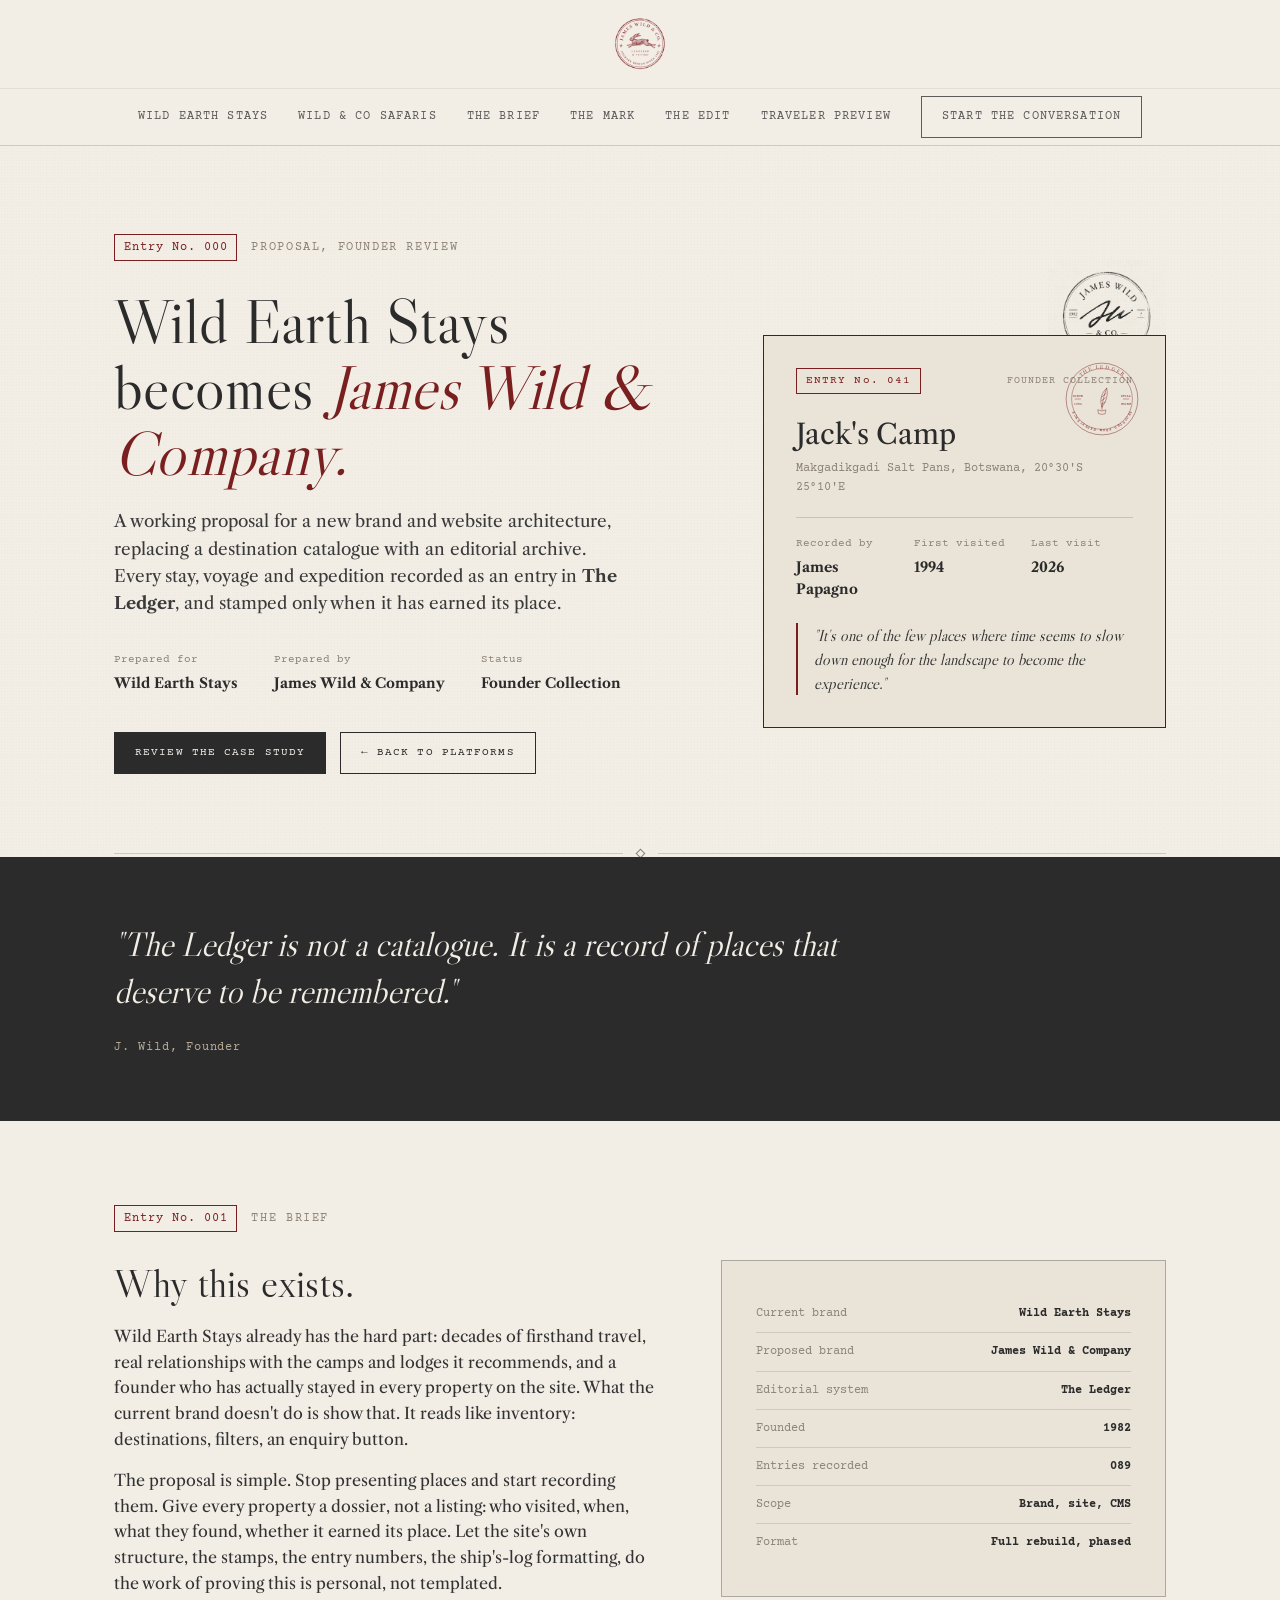
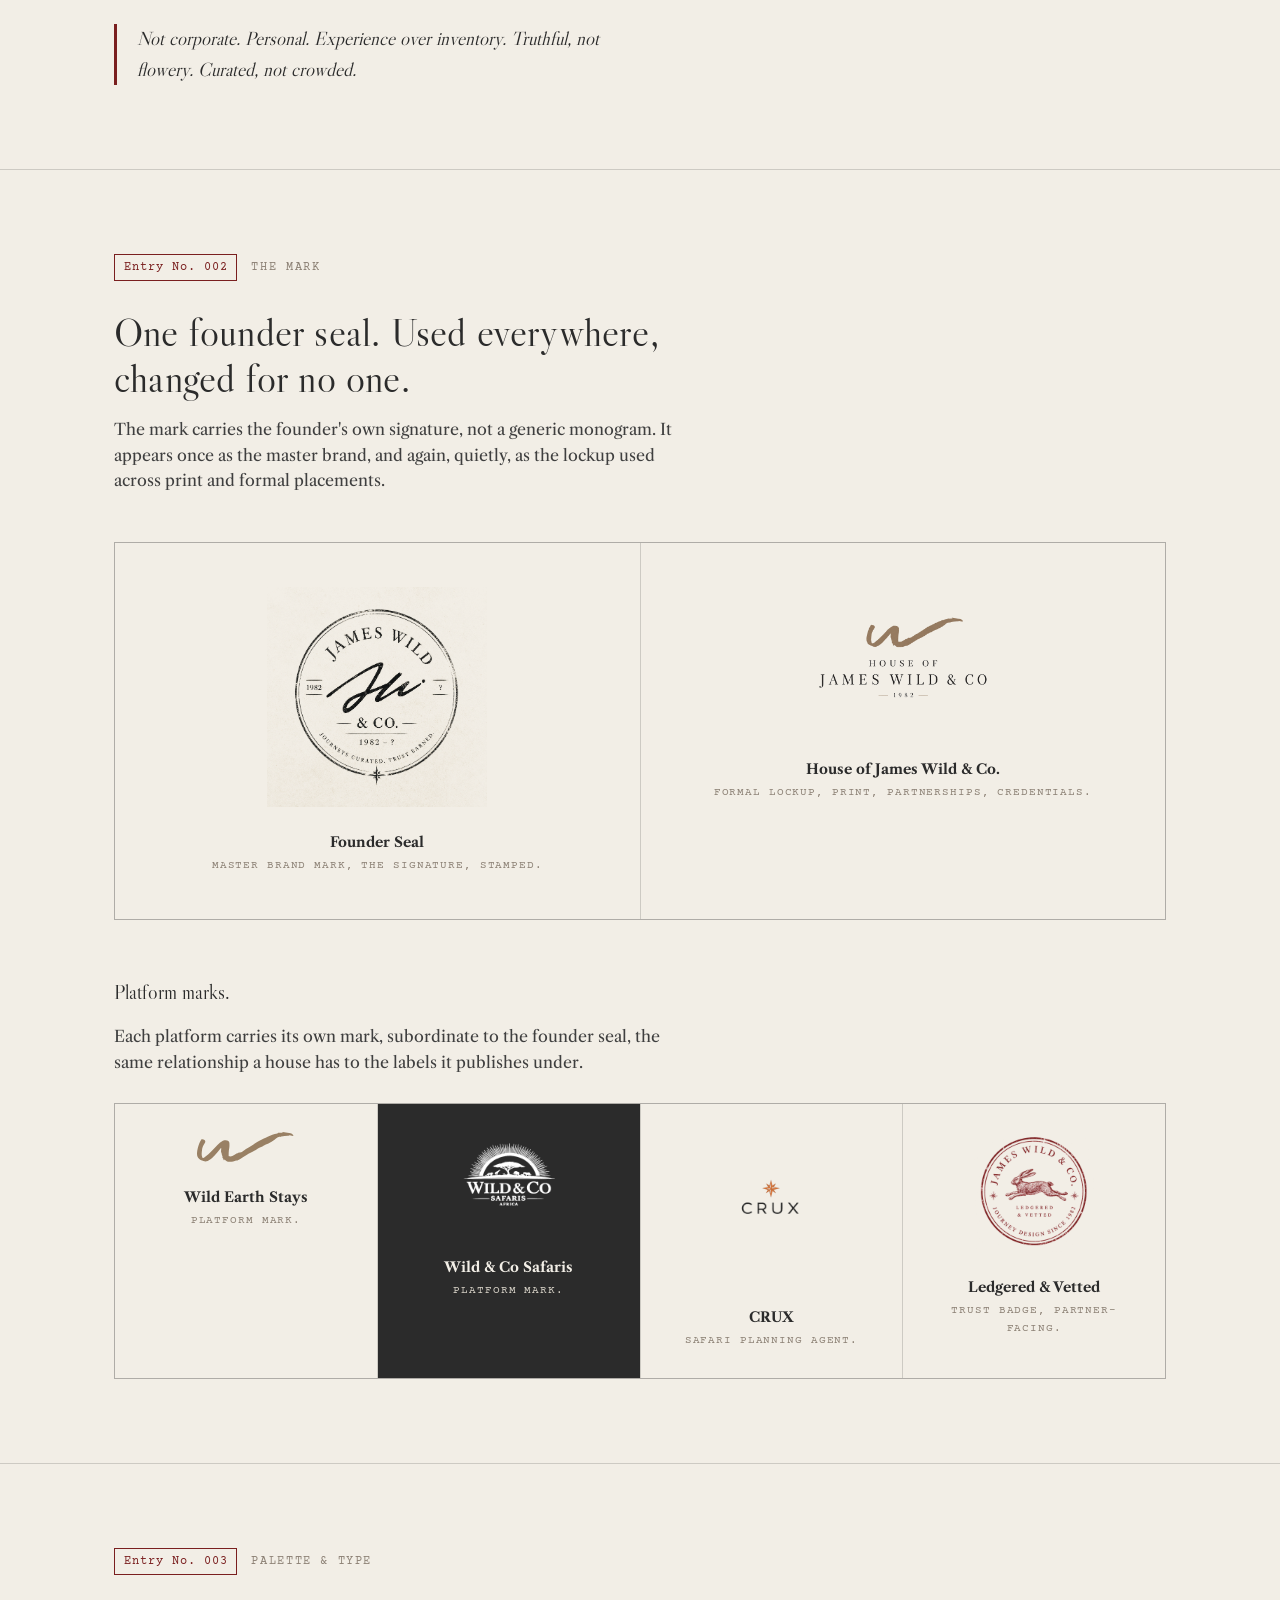
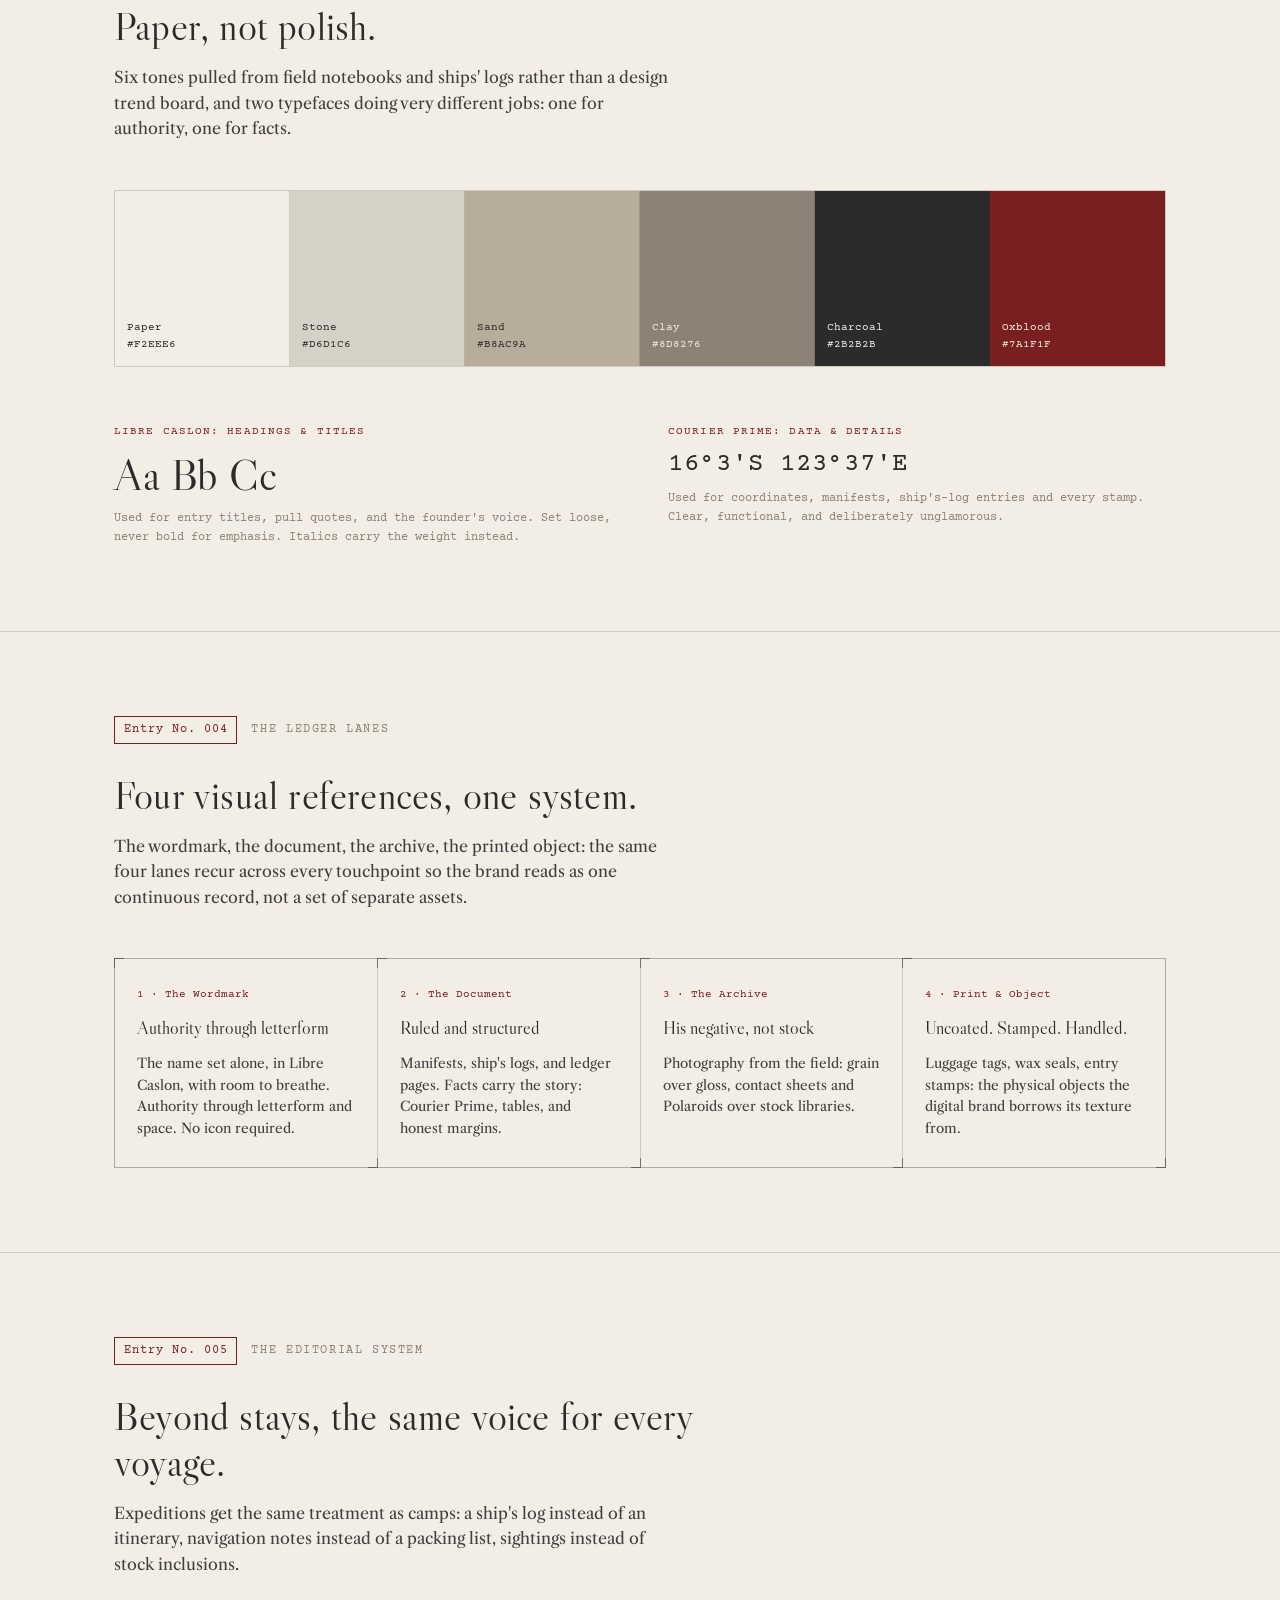
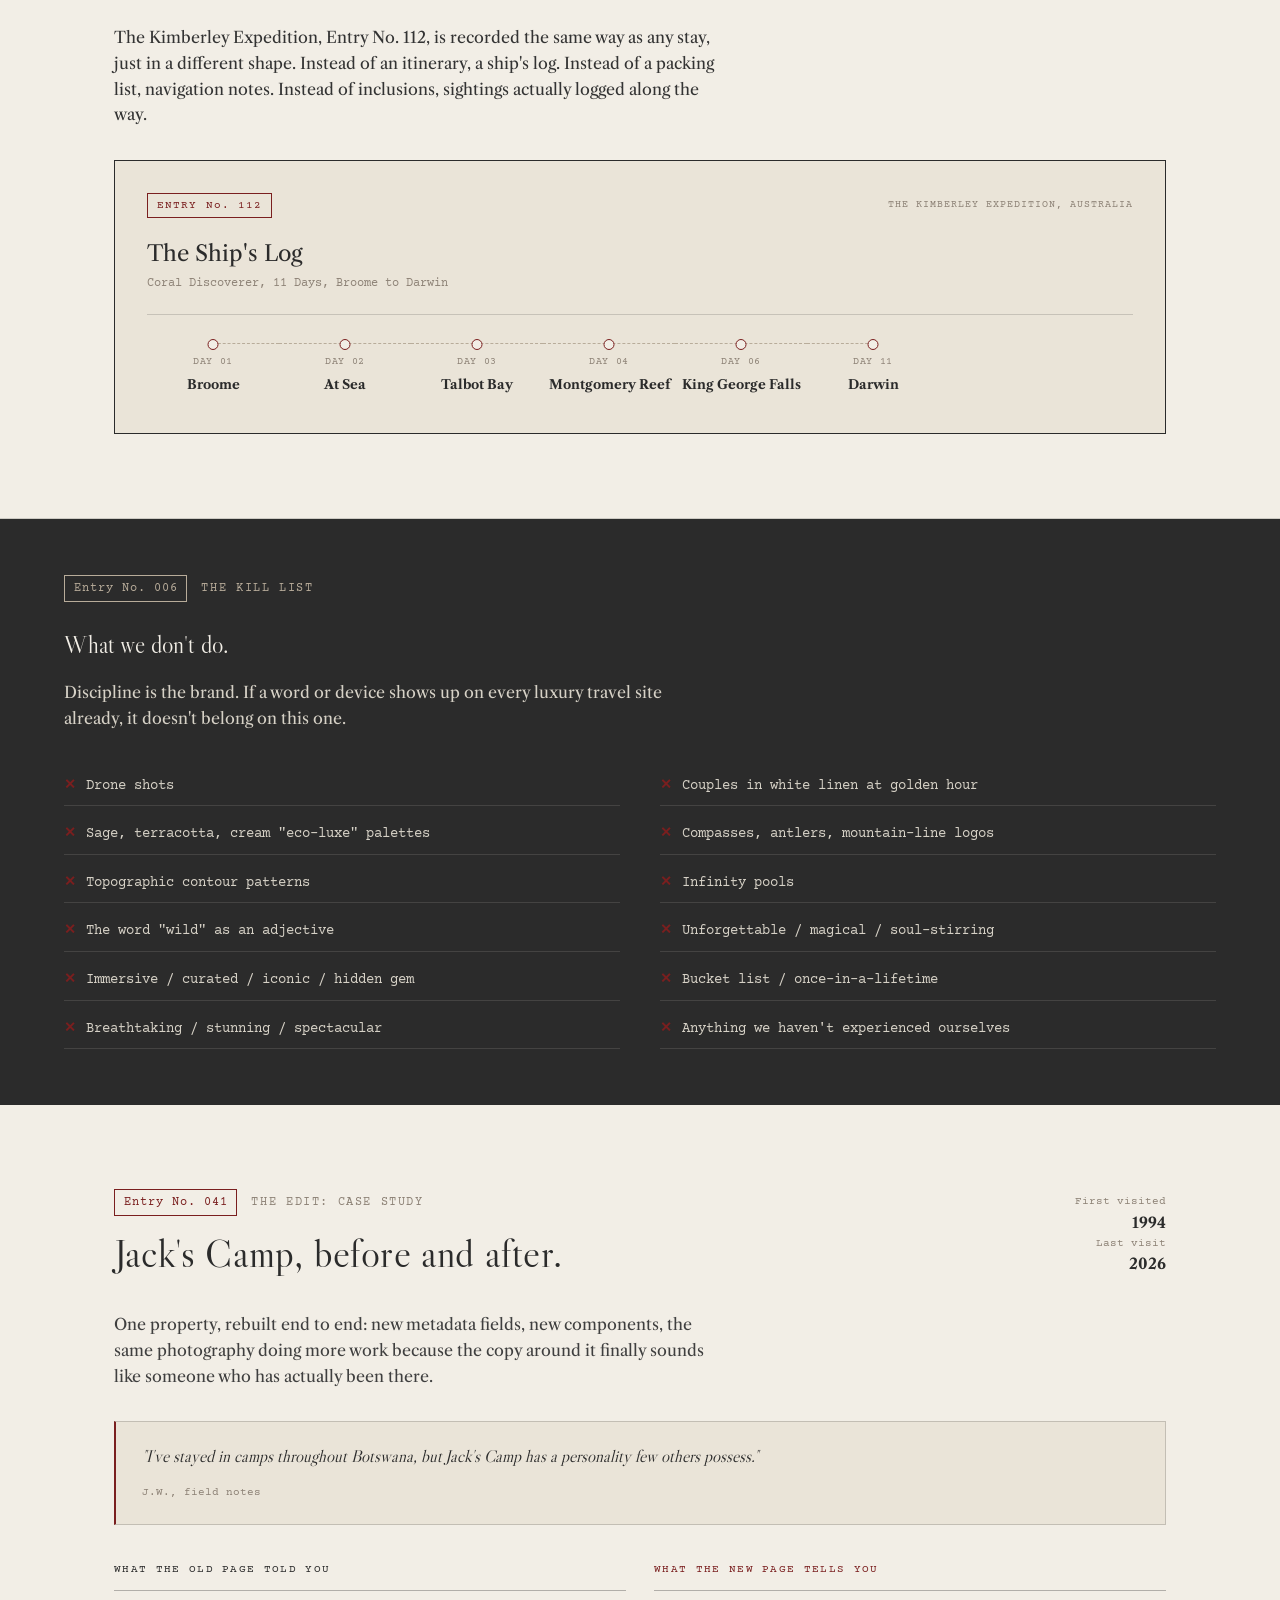
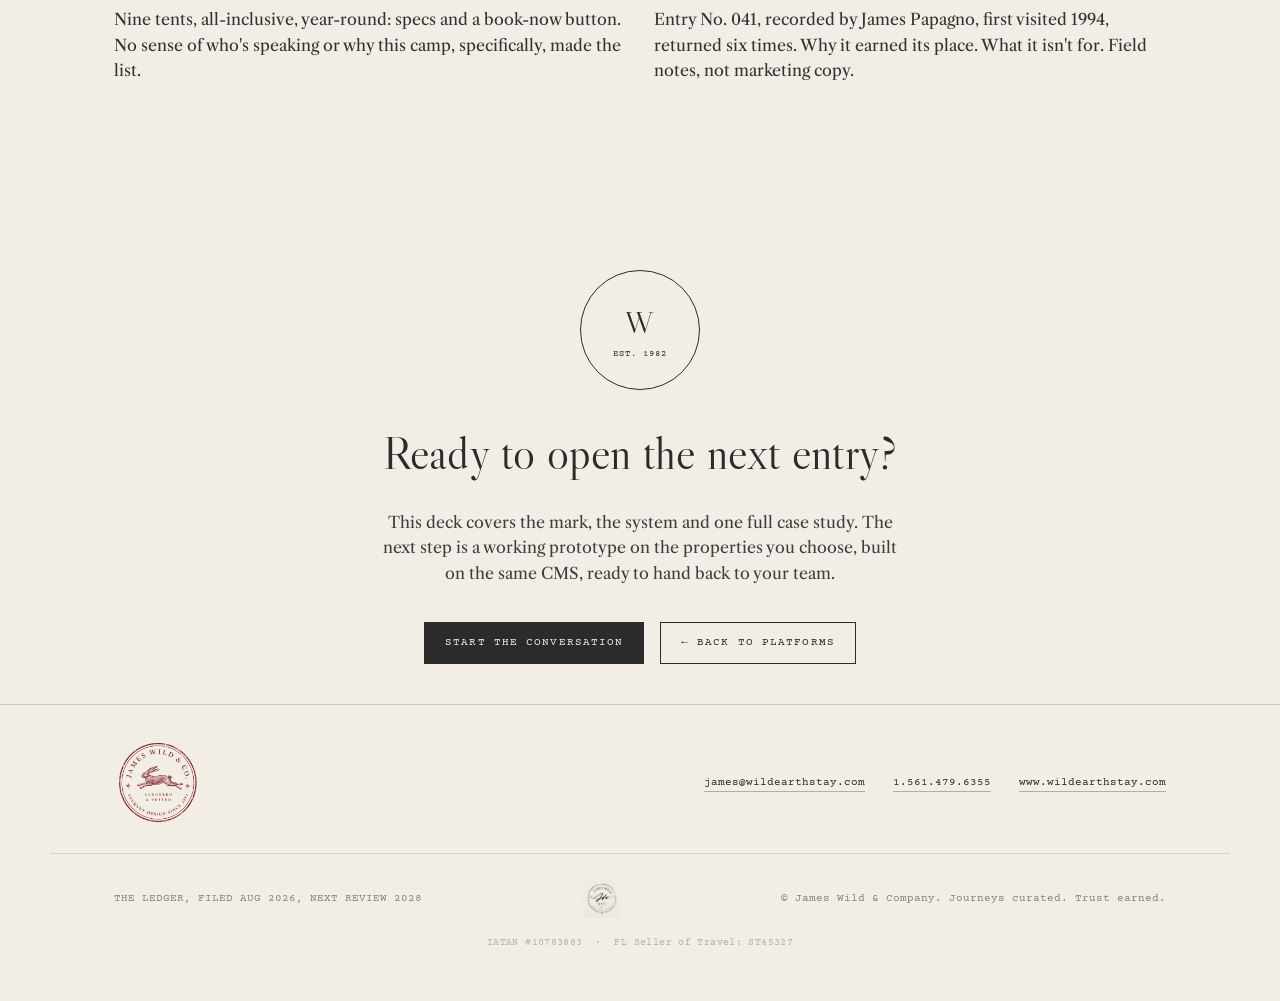
<file: brand-system.html>
<!DOCTYPE html>
<html lang="en">
<head>
<meta charset="UTF-8">
<meta name="viewport" content="width=device-width, initial-scale=1.0">
<title>The Ledger: Brand System | James Wild &amp; Company</title>
<meta name="description" content="A proposal: Wild Earth Stays becomes James Wild & Company. The Ledger, a personal archive of remarkable places.">
<link rel="icon" type="image/png" href="./assets/logo-seal.png">

<link rel="preconnect" href="https://fonts.googleapis.com">
<link rel="preconnect" href="https://fonts.gstatic.com" crossorigin>
<link href="https://fonts.googleapis.com/css2?family=Libre+Caslon+Display&family=Libre+Caslon+Text:ital,wght@0,400;0,700;1,400&family=Courier+Prime:ital,wght@0,400;0,700;1,400&family=Tangerine:wght@700&display=swap" rel="stylesheet">
<style>
:root{
    --paper:#F2EEE6;
    --paper-2:#EAE4D8;
    --stone:#D6D1C6;
    --sand:#B8AC9A;
    --clay:#8D8276;
    --charcoal:#2B2B2B;
    --oxblood:#7A1F1F;
    --oxblood-2:#5E1717;

    --display: 'Libre Caslon Display', 'Times New Roman', serif;
    --serif: 'Libre Caslon Text', Georgia, serif;
    --mono: 'Courier Prime', 'Courier New', monospace;
    --script: 'Tangerine', cursive;

    --max: 1180px;
    --edge: clamp(20px, 5vw, 72px);
    --rule: 1px solid rgba(43,43,43,0.18);
    --rule-strong: 1px solid rgba(43,43,43,0.32);
  }

  *{box-sizing:border-box;}
  html{scroll-behavior:smooth;}
  body{
    margin:0;
    background:var(--paper);
    color:var(--charcoal);
    font-family:var(--serif);
    font-size:16px;
    line-height:1.6;
    -webkit-font-smoothing:antialiased;
  }

  /* subtle paper grain */
  body::before{
    content:"";
    position:fixed; inset:0;
    pointer-events:none;
    z-index:0;
    opacity:0.5;
    background-image:
      radial-gradient(rgba(43,43,43,0.035) 1px, transparent 1px);
    background-size: 3px 3px;
    mix-blend-mode:multiply;
  }

  img{max-width:100%; display:block;}
  a{color:inherit;}

  .wrap{max-width:var(--max); margin:0 auto; padding:0 var(--edge); position:relative; z-index:1;}

  .eyebrow{
    font-family:var(--mono);
    text-transform:uppercase;
    letter-spacing:0.14em;
    font-size:11.5px;
    color:var(--oxblood);
  }

  h1,h2,h3{
    font-family:var(--display);
    font-weight:400;
    margin:0;
    letter-spacing:0.005em;
  }

  .hr{border:0; border-top:var(--rule); margin:0;}
  .hr-strong{border:0; border-top:var(--rule-strong); margin:0;}

  /* ---------- NAV ---------- */
    .navTop{
    display:flex; justify-content:center; align-items:center;
    padding:16px 0;
    border-bottom:1px solid rgba(43,43,43,0.08);
  }
  .navTop img{height:56px; width:auto; display:block;}

header.site{
    position:sticky; top:0; z-index:50;
    background:rgba(242,238,230,0.92);
    backdrop-filter:blur(6px);
    border-bottom:var(--rule);
  }
  .nav{
    max-width:var(--max); margin:0 auto; padding:0 var(--edge);
    display:flex; align-items:center; justify-content:center;
    height:56px; position:relative;
  }
  .brand-mark{
    display:flex; align-items:center; gap:11px;
    text-decoration:none;
  }
  .brand-mark .coin{
    width:32px; height:32px; border-radius:50%;
    border:1.4px solid var(--charcoal);
    display:flex; align-items:center; justify-content:center;
    font-family:var(--display); font-size:15px; color:var(--charcoal);
    flex:none;
  }
  .brand-mark .word{
    font-family:var(--mono);
    font-size:12.5px;
    letter-spacing:0.13em;
    text-transform:uppercase;
    line-height:1.25;
    color:var(--charcoal);
  }
  .brand-mark .word b{display:block; font-weight:700;}

  nav.links{display:flex; align-items:center; gap:30px;}
  nav.links a{
    font-family:var(--mono);
    font-size:11.5px;
    letter-spacing:0.1em;
    text-transform:uppercase;
    text-decoration:none;
    color:var(--charcoal);
    opacity:0.75;
    transition:opacity .2s ease;
    white-space:nowrap;
  }
  nav.links a:hover{opacity:1;}
  .btn{
    font-family:var(--mono);
    font-size:11px;
    letter-spacing:0.1em;
    text-transform:uppercase;
    text-decoration:none;
    color:var(--paper);
    background:var(--charcoal);
    padding:11px 20px;
    border:1px solid var(--charcoal);
    white-space:nowrap;
    transition:background .2s ease, color .2s ease;
  }
  .btn:hover{background:var(--oxblood); border-color:var(--oxblood);}
  .btn.outline{
    background:transparent; color:var(--charcoal);
  }
  .btn.outline:hover{background:var(--charcoal); color:var(--paper);}
  .navToggle{display:none; position:absolute; right:var(--edge); top:50%; transform:translateY(-50%);}

  /* ---------- FOUNDER WELCOME ---------- */
  .welcome{
    padding:64px 0 76px;
    border-bottom:var(--rule-strong);
    background:var(--paper-2);
  }
  .welcome .locale{
    font-family:var(--mono); font-size:11px; letter-spacing:0.14em; text-transform:uppercase;
    color:var(--oxblood); margin-bottom:10px;
  }
  .welcome .grid{
    display:grid; grid-template-columns:0.82fr 1.18fr; gap:56px; align-items:center;
  }
  .welcome .frame{
    border:1.4px solid var(--charcoal);
    background:var(--stone);
    padding:14px;
  }
  .welcome .frame .photo{
    aspect-ratio:4/5;
    background:
      repeating-linear-gradient(135deg, rgba(43,43,43,0.08) 0 2px, transparent 2px 14px),
      var(--sand);
    display:flex; align-items:center; justify-content:center; text-align:center;
    border:1px solid rgba(43,43,43,0.25);
  }
  .welcome .frame .photo span{
    font-family:var(--mono); font-size:11px; letter-spacing:0.08em; text-transform:uppercase;
    color:var(--charcoal); opacity:0.65; max-width:70%;
  }
  .welcome .frame .cap{
    margin-top:12px; text-align:center; font-family:var(--mono); font-size:11px; color:var(--clay);
  }
  .welcome .frame .cap b{display:block; color:var(--charcoal); font-family:var(--serif); font-weight:700; font-size:13px; margin-bottom:2px;}

  .welcome blockquote{
    margin:0; font-family:var(--display); font-style:italic;
    font-size:clamp(24px, 3.1vw, 36px); line-height:1.32; color:var(--charcoal);
  }
  .welcome .attrib{
    margin-top:18px; display:flex; align-items:center; gap:14px;
  }
  .welcome .attrib .sig{font-family:var(--script); font-size:32px; color:var(--oxblood);}
  .welcome .attrib .role{font-family:var(--mono); font-size:11px; color:var(--clay); letter-spacing:0.04em;}
  .welcome .attrib .role b{display:block; color:var(--charcoal); font-family:var(--serif); font-weight:700; font-size:13px; font-style:normal;}

  .welcome .lede{
    margin-top:30px; padding-top:26px; border-top:var(--rule);
    font-size:17px; color:#333; max-width:52ch;
  }
  .welcome .tagline{
    margin-top:22px;
    display:inline-flex; align-items:center; gap:10px;
    font-family:var(--mono); font-size:12px; letter-spacing:0.1em; text-transform:uppercase;
    color:var(--oxblood); border:1px solid var(--oxblood); padding:9px 16px;
  }

  .welcome .contactRow{
    margin-top:30px; display:flex; gap:34px; flex-wrap:wrap;
  }
  .welcome .contactRow div{font-family:var(--mono); font-size:11px; color:var(--clay);}
  .welcome .contactRow strong{display:block; font-family:var(--serif); font-size:14.5px; color:var(--charcoal); font-weight:700; margin-top:3px;}
  .welcome .contactRow a{text-decoration:none; color:var(--charcoal); border-bottom:1px solid var(--sand);}
  .welcome .contactRow a:hover{border-color:var(--charcoal);}

  @media (max-width: 880px){
    .welcome .grid{grid-template-columns:1fr; gap:28px;}
    .welcome .frame{max-width:260px; margin:0 auto;}
  }

  /* ---------- PLATFORMS ---------- */
  .platforms{padding:84px 0; border-bottom:var(--rule);}
  .platformGrid{
    display:grid; grid-template-columns:1fr 1fr; gap:1px;
    background:rgba(43,43,43,0.18); border:var(--rule); margin-top:44px;
  }
  .platformCard{background:var(--paper); padding:40px;}
  .platformCard .region{
    font-family:var(--mono); font-size:11px; letter-spacing:0.1em; text-transform:uppercase;
    color:var(--oxblood); margin-bottom:16px;
  }
  .platformCard h3{font-size:26px; margin-bottom:8px;}
  .platformCard .tag{font-family:var(--serif); font-style:italic; font-size:16px; color:var(--clay); margin-bottom:20px;}
  .platformCard p{color:#333; margin:0 0 18px;}
  .platformCard .who{
    border-top:var(--rule); padding-top:16px; margin-top:20px;
    font-family:var(--mono); font-size:11.5px; color:var(--clay);
  }
  .platformCard .who b{display:block; font-family:var(--serif); font-weight:700; font-size:14px; color:var(--charcoal); font-style:normal; margin-bottom:4px;}

  .selectivity{
    margin-top:56px; display:grid; grid-template-columns:1fr 1fr; gap:56px; align-items:start;
  }
  .selectivity .stat3{display:flex; gap:0; border:var(--rule); margin-top:0;}
  .selectivity .stat3 div{flex:1; padding:22px 18px; text-align:center; border-right:var(--rule);}
  .selectivity .stat3 div:last-child{border-right:none;}
  .selectivity .stat3 .n{font-family:var(--display); font-size:32px; display:block;}
  .selectivity .stat3 .l{font-family:var(--mono); font-size:10px; letter-spacing:0.08em; text-transform:uppercase; color:var(--clay); display:block; margin-top:6px;}

  @media (max-width: 880px){
    .platformGrid{grid-template-columns:1fr;}
    .selectivity{grid-template-columns:1fr; gap:28px;}
  }

  /* ---------- SECTION SCAFFOLD ---------- */
  section{position:relative; z-index:1;}
  .entry{
    display:flex; align-items:baseline; gap:14px;
    margin-bottom:28px;
  }
  .entry .no{
    font-family:var(--mono); font-size:12px; letter-spacing:0.08em;
    color:var(--oxblood); border:1px solid var(--oxblood);
    padding:3px 9px;
  }
  .entry .label{
    font-family:var(--mono); font-size:11.5px; letter-spacing:0.14em;
    text-transform:uppercase; color:var(--clay);
  }

  .reveal{opacity:0; transform:translateY(18px); transition:opacity .7s ease, transform .7s ease;}
  .reveal.in{opacity:1; transform:translateY(0);}

  /* ---------- HERO ---------- */
  .hero{padding:88px 0 76px; overflow:hidden;}
  .hero .grid{
    display:grid; grid-template-columns:1.25fr 0.85fr; gap:56px; align-items:center;
  }
  .hero-stamp{
    position:absolute; top:26px; right:var(--edge);
    width:118px; opacity:0.92;
  }
  .hero h1{
    font-size:clamp(38px, 5vw, 62px);
    line-height:1.06;
    max-width:14ch;
  }
  .hero h1 em{font-style:italic; color:var(--oxblood);}
  .hero .sub{
    margin-top:22px;
    font-size:17px;
    max-width:46ch;
    color:#3a3a3a;
  }
  .hero .meta{
    margin-top:34px;
    display:flex; gap:36px; flex-wrap:wrap;
  }
  .hero .meta div{font-family:var(--mono); font-size:11px; color:var(--clay);}
  .hero .meta strong{display:block; font-family:var(--serif); font-size:14px; color:var(--charcoal); font-weight:700; margin-top:3px;}
  .hero .ctaRow{margin-top:38px; display:flex; gap:14px; flex-wrap:wrap;}

  .hero-visual{
    position:relative;
    border:var(--rule-strong);
    background:var(--paper-2);
    padding:26px;
  }
  .hero-visual img{filter:sepia(6%);}
  .hero-visual .cap{
    margin-top:14px; font-family:var(--mono); font-size:10.5px; color:var(--clay);
    display:flex; justify-content:space-between;
  }

  /* ---------- QUOTE BAND ---------- */
  .quoteBand{
    background:var(--charcoal); color:var(--paper);
    padding:64px 0;
  }
  .quoteBand blockquote{
    margin:0; font-family:var(--display); font-style:italic;
    font-size:clamp(24px, 3vw, 34px); line-height:1.4; max-width:820px;
  }
  .quoteBand cite{
    display:block; margin-top:22px; font-family:var(--mono); font-size:12px;
    letter-spacing:0.08em; color:var(--sand); font-style:normal;
  }

  /* ---------- GENERIC SECTION ---------- */
  .section{padding:84px 0; border-bottom:var(--rule);}
  .section .head{max-width:640px; margin-bottom:48px;}
  .section h2{font-size:clamp(28px,3.4vw,40px); line-height:1.15;}
  .section .head p{margin-top:16px; font-size:16px; color:#3f3f3f; max-width:56ch;}

  /* two column brief */
  .briefGrid{display:grid; grid-template-columns:1.1fr 0.9fr; gap:64px;}
  .briefGrid .col p{margin:0 0 16px; color:#333;}
  .briefGrid .callout{
    border-left:3px solid var(--oxblood);
    padding-left:20px; margin-top:28px;
  }
  .briefGrid .callout p{font-style:italic; font-family:var(--display); font-size:19px; color:var(--charcoal); margin:0;}

  /* logo showcase */
  .logoGrid{
    display:grid; grid-template-columns:1fr 1fr; gap:1px;
    background:rgba(43,43,43,0.18);
    border:var(--rule);
  }
  .logoCard{background:var(--paper); padding:44px; display:flex; flex-direction:column; align-items:center; text-align:center;}
  .logoCard img{max-width:220px; margin:0 auto;}
  .logoCard .tag{
    margin-top:24px; font-family:var(--mono); font-size:11px; letter-spacing:0.08em;
    text-transform:uppercase; color:var(--clay);
  }
  .logoCard .tag b{display:block; color:var(--charcoal); font-family:var(--serif); font-size:14px; font-style:normal; font-weight:700; letter-spacing:0; text-transform:none; margin-bottom:4px;}

  /* palette */
  .paletteRow{display:grid; grid-template-columns:repeat(6,1fr); gap:0; border:var(--rule); margin-bottom:56px;}
  .swatch{aspect-ratio:1; position:relative; border-right:var(--rule);}
  .swatch:last-child{border-right:none;}
  .swatch .lbl{
    position:absolute; left:12px; bottom:12px; font-family:var(--mono); font-size:10.5px;
  }
  .swatch.c1{background:#F2EEE6; color:#2B2B2B;}
  .swatch.c2{background:#D6D1C6; color:#2B2B2B;}
  .swatch.c3{background:#B8AC9A; color:#2B2B2B;}
  .swatch.c4{background:#8D8276; color:#F2EEE6;}
  .swatch.c5{background:#2B2B2B; color:#F2EEE6;}
  .swatch.c6{background:#7A1F1F; color:#F2EEE6;}

  .typeGrid{display:grid; grid-template-columns:1fr 1fr; gap:56px;}
  .typeSpec{}
  .typeSpec .name{font-family:var(--mono); font-size:11px; letter-spacing:0.1em; text-transform:uppercase; color:var(--oxblood); margin-bottom:10px;}
  .typeSpec .big{font-family:var(--display); font-size:44px; line-height:1.1; margin-bottom:10px;}
  .typeSpec.mono .big{font-family:var(--mono); font-size:26px;}
  .typeSpec .use{font-family:var(--mono); font-size:12px; color:var(--clay);}

  /* full width image block */
  .plate{border:var(--rule-strong); background:var(--paper-2); padding:18px;}
  .plate img{width:100%;}
  .plateCap{
    display:flex; justify-content:space-between; gap:20px; flex-wrap:wrap;
    margin-top:16px; font-family:var(--mono); font-size:11px; color:var(--clay);
  }

  /* kill list */
  .killWrap{
    background:var(--charcoal); color:var(--paper); padding:56px var(--edge);
  }
  .killWrap .head2{max-width:640px; margin-bottom:36px;}
  .killWrap h2{color:var(--paper);}
  .killWrap .head2 p{color:var(--stone);}
  .killGrid{
    display:grid; grid-template-columns:repeat(2, 1fr); gap:10px 40px;
    font-family:var(--mono); font-size:13.5px; color:var(--stone);
  }
  .killGrid li{list-style:none; display:flex; gap:10px; padding:8px 0; border-bottom:1px solid rgba(242,238,230,0.12);}
  .killGrid li::before{content:"✕"; color:var(--oxblood); font-weight:700; flex:none;}
  .killWrap ul{margin:0; padding:0;}

  /* case study */
  .caseHead{display:flex; justify-content:space-between; align-items:flex-end; flex-wrap:wrap; gap:20px; margin-bottom:36px;}
  .caseHead .stat{text-align:right; font-family:var(--mono); font-size:11px; color:var(--clay);}
  .caseHead .stat strong{display:block; font-family:var(--serif); font-size:15px; color:var(--charcoal); font-weight:700;}

  .caseCols{display:grid; grid-template-columns:1fr 1fr; gap:28px; margin-top:36px;}
  .caseCols .colHead{
    font-family:var(--mono); font-size:11px; letter-spacing:0.12em; text-transform:uppercase;
    padding-bottom:12px; margin-bottom:16px; border-bottom:var(--rule-strong);
  }
  .caseCols .colHead.after{color:var(--oxblood);}

  /* CTA / close */
  .close{
    padding:92px 0 40px;
    text-align:center;
  }
  .close .stampMark{
    width:120px; margin:0 auto 26px;
    border:1.4px solid var(--charcoal); border-radius:50%;
    aspect-ratio:1; display:flex; align-items:center; justify-content:center; flex-direction:column;
  }
  .close .stampMark span{font-family:var(--mono); font-size:9px; letter-spacing:0.1em;}
  .close .stampMark .W{font-family:var(--display); font-size:30px;}
  .close h2{font-size:clamp(30px,4vw,46px); max-width:18ch; margin:0 auto;}
  .close .sub{max-width:52ch; margin:20px auto 36px; color:#3f3f3f;}
  .close .ctaRow{display:flex; gap:16px; justify-content:center; flex-wrap:wrap;}

  footer.site{
    padding:34px 0 50px;
    border-top:var(--rule);
  }
  .footGrid{
    display:flex; justify-content:space-between; align-items:center; flex-wrap:wrap; gap:16px;
    font-family:var(--mono); font-size:11px; color:var(--clay);
  }
  .footGrid .sig img{height:38px; width:auto; display:block; margin:0 auto;}

  /* form-ish contact card */
  .contactCard{
    border:var(--rule-strong); background:var(--paper-2); padding:34px;
    max-width:520px; margin:0 auto;
    text-align:left;
  }
  .contactCard .row{display:flex; justify-content:space-between; padding:9px 0; border-bottom:1px solid rgba(43,43,43,0.14); font-family:var(--mono); font-size:12px;}
  .contactCard .row:last-child{border-bottom:none;}
  .contactCard .row span:first-child{color:var(--clay);}
  .contactCard .row span:last-child{color:var(--charcoal); font-weight:700;}

  /* mobile */
  @media (max-width: 880px){
    .hero .grid{grid-template-columns:1fr;}
    .hero-stamp{display:none;}
    .briefGrid{grid-template-columns:1fr; gap:30px;}
    .logoGrid{grid-template-columns:1fr;}
    .paletteRow{grid-template-columns:repeat(3,1fr);}
    .typeGrid{grid-template-columns:1fr; gap:30px;}
    .killGrid{grid-template-columns:1fr;}
    .caseCols{grid-template-columns:1fr;}
    nav.links{display:none;}
    .navToggle{display:block; background:none; border:1px solid var(--charcoal); color:var(--charcoal); font-family:var(--mono); font-size:11px; padding:8px 12px; letter-spacing:.08em; text-transform:uppercase;}
    .footGrid{flex-direction:column; text-align:center;}
  }

  @media (prefers-reduced-motion: reduce){
    html{scroll-behavior:auto;}
    .reveal{opacity:1; transform:none; transition:none;}
  }

  /* ================= LANDING - PLATFORM CHOOSER ================= */
  .chooser{padding:70px 0 100px;}
  .chooser .head{max-width:640px; margin-bottom:8px;}
  .chooser .head p{margin-top:16px; font-size:16px; color:#3f3f3f; max-width:56ch;}
  .chooserGrid{
    display:grid; grid-template-columns:1fr 1fr; gap:1px;
    background:rgba(43,43,43,0.18); border:var(--rule); margin-top:44px;
  }
  .offerCard{
    background:var(--paper); padding:48px 40px; text-decoration:none; color:inherit;
    display:flex; flex-direction:column; min-height:380px;
    transition:background .25s ease;
    position:relative;
  }
  .offerCard:hover{background:var(--paper-2);}
  .offerCard .region{
    font-family:var(--mono); font-size:11px; letter-spacing:0.1em; text-transform:uppercase;
    color:var(--oxblood); margin-bottom:18px;
  }
  .offerCard h3{font-size:30px; margin-bottom:10px;}
  .offerCard .tag{font-family:var(--serif); font-style:italic; font-size:16px; color:var(--clay); margin-bottom:22px;}
  .offerCard p{color:#333; margin:0; flex:1;}
  .offerCard .go{
    margin-top:28px; display:inline-flex; align-items:center; gap:10px;
    font-family:var(--mono); font-size:11.5px; letter-spacing:0.1em; text-transform:uppercase;
    color:var(--charcoal); padding-top:18px; border-top:var(--rule);
  }
  .offerCard .go::after{content:"→"; transition:transform .2s ease;}
  .offerCard:hover .go::after{transform:translateX(5px);}
  .offerCard .bignum{
    position:absolute; top:40px; right:40px;
    font-family:var(--display); font-size:15px; color:var(--sand);
  }

  .otherLink{
    margin-top:36px; text-align:center;
  }
  .otherLink a{
    font-family:var(--mono); font-size:11.5px; letter-spacing:0.1em; text-transform:uppercase;
    color:var(--clay); text-decoration:none; border-bottom:1px solid var(--sand);
  }
  .otherLink a:hover{color:var(--charcoal); border-color:var(--charcoal);}

  @media (max-width:880px){
    .chooserGrid{grid-template-columns:1fr;}
  }

  /* ================= PLATFORM PAGE ================= */
  .platHero{padding:70px 0 60px; border-bottom:var(--rule-strong);}
  .platHero .region{font-family:var(--mono); font-size:11.5px; letter-spacing:0.14em; text-transform:uppercase; color:var(--oxblood); margin-bottom:16px;}
  .platHero h1{font-size:clamp(36px,5vw,58px); line-height:1.08; max-width:16ch;}
  .platHero .tag{font-family:var(--display); font-style:italic; font-size:20px; color:var(--clay); margin-top:16px;}
  .platHero .sub{margin-top:22px; font-size:17px; max-width:56ch; color:#3a3a3a;}
  .platHero .backLink{
    display:inline-flex; align-items:center; gap:8px; margin-bottom:26px;
    font-family:var(--mono); font-size:11px; letter-spacing:0.08em; text-transform:uppercase;
    color:var(--clay); text-decoration:none;
  }
  .platHero .backLink:hover{color:var(--charcoal);}

  .twoColSection{padding:80px 0; border-bottom:var(--rule);}
  .twoColSection .head{max-width:640px; margin-bottom:44px;}
  .twoColSection .head p{margin-top:16px; font-size:16px; color:#3f3f3f; max-width:58ch;}
  .why-grid{display:grid; grid-template-columns:repeat(3,1fr); gap:1px; background:rgba(43,43,43,0.18); border:var(--rule);}
  .why-card{background:var(--paper); padding:32px;}
  .why-card .k{font-family:var(--mono); font-size:11px; letter-spacing:0.08em; text-transform:uppercase; color:var(--oxblood); margin-bottom:12px;}
  .why-card h4{font-family:var(--display); font-weight:400; font-size:19px; margin:0 0 10px;}
  .why-card p{margin:0; font-size:14.5px; color:#3f3f3f;}

  .criteriaList{margin-top:36px; border-top:var(--rule-strong);}
  .criteriaList .row{
    display:grid; grid-template-columns:1fr 3fr; gap:24px; padding:20px 0; border-bottom:var(--rule);
  }
  .criteriaList .row .n{font-family:var(--mono); font-size:12px; color:var(--oxblood);}
  .criteriaList .row .t{font-family:var(--serif); font-weight:700; font-size:15.5px; margin-bottom:4px;}
  .criteriaList .row .d{color:#3f3f3f; font-size:14.5px; margin:0;}

  .launchBand{background:var(--charcoal); color:var(--paper); padding:64px var(--edge);}
  .launchBand .wrap{padding:0;}
  .launchBand .head p{color:var(--stone);}
  .launchBand h2{color:var(--paper);}
  .launchGrid{display:grid; grid-template-columns:repeat(3,1fr); gap:34px; margin-top:36px;}
  .launchCard .tag2{font-family:var(--mono); font-size:10.5px; letter-spacing:0.1em; text-transform:uppercase; color:var(--sand); border:1px solid var(--sand); display:inline-block; padding:4px 10px; margin-bottom:14px;}
  .launchCard h4{font-family:var(--display); font-weight:400; font-size:19px; margin:0 0 8px; color:var(--paper);}
  .launchCard p{margin:0; font-size:14px; color:var(--stone);}

  .bioSection{padding:84px 0; border-bottom:var(--rule);}
  .bioGrid{display:grid; grid-template-columns:0.8fr 1.2fr; gap:56px; align-items:center;}
  .bioGrid .frame{border:1.4px solid var(--charcoal); background:var(--stone); padding:14px;}
  .bioGrid .frame .photo{
    aspect-ratio:4/5;
    background:repeating-linear-gradient(135deg, rgba(43,43,43,0.08) 0 2px, transparent 2px 14px), var(--sand);
    display:flex; align-items:center; justify-content:center; text-align:center;
    border:1px solid rgba(43,43,43,0.25);
  }
  .bioGrid .frame .photo span{font-family:var(--mono); font-size:11px; letter-spacing:0.08em; text-transform:uppercase; color:var(--charcoal); opacity:0.65; max-width:70%;}
  .bioGrid .frame .cap{margin-top:12px; text-align:center; font-family:var(--mono); font-size:11px; color:var(--clay);}
  .bioGrid .frame .cap b{display:block; color:var(--charcoal); font-family:var(--serif); font-weight:700; font-size:13px; margin-bottom:2px;}
  .bioGrid .yearsStat{
    display:inline-flex; align-items:baseline; gap:10px; margin-bottom:18px;
  }
  .bioGrid .yearsStat .n{font-family:var(--display); font-size:52px; color:var(--oxblood); line-height:1;}
  .bioGrid .yearsStat .l{font-family:var(--mono); font-size:11px; letter-spacing:0.08em; text-transform:uppercase; color:var(--clay);}
  .bioGrid p{color:#333; margin:0 0 14px;}

  .platCTA{padding:80px 0 90px; text-align:center;}
  .platCTA h2{font-size:clamp(28px,3.6vw,40px); max-width:20ch; margin:0 auto;}
  .platCTA .sub{max-width:52ch; margin:18px auto 32px; color:#3f3f3f;}
  .platCTA .ctaRow{display:flex; gap:16px; justify-content:center; flex-wrap:wrap;}
  .platCTA .contactRow{margin-top:34px; display:flex; gap:34px; justify-content:center; flex-wrap:wrap;}
  .platCTA .contactRow div{font-family:var(--mono); font-size:11px; color:var(--clay);}
  .platCTA .contactRow strong{display:block; font-family:var(--serif); font-size:14.5px; color:var(--charcoal); font-weight:700; margin-top:3px;}
  .platCTA .contactRow a{text-decoration:none; color:var(--charcoal); border-bottom:1px solid var(--sand);}

  @media (max-width:880px){
    .why-grid{grid-template-columns:1fr;}
    .launchGrid{grid-template-columns:1fr;}
    .bioGrid{grid-template-columns:1fr; gap:28px;}
    .bioGrid .frame{max-width:260px; margin:0 auto;}
    .criteriaList .row{grid-template-columns:1fr;}
  }

  /* ================= TEXTURE & NATIVE ARCHIVE COMPONENTS ================= */

  /* richer paper grain, layered */
  body::before{
    background-image:
      radial-gradient(rgba(43,43,43,0.045) 1px, transparent 1px),
      radial-gradient(rgba(43,43,43,0.02) 1px, transparent 1px);
    background-size: 3px 3px, 7px 7px;
    background-position: 0 0, 2px 3px;
  }

  /* faint rotated watermark stamp, used as background texture */
  .watermark{
    position:absolute; z-index:0; pointer-events:none;
    color:var(--charcoal); opacity:0.045;
    width:340px; height:340px;
  }
  .watermark svg{width:100%; height:100%; display:block;}

  /* ledger section divider - double rule with center mark */
  .ledgerDivider{
    display:flex; align-items:center; gap:14px;
    padding:0 var(--edge); max-width:var(--max); margin:0 auto;
  }
  .ledgerDivider::before, .ledgerDivider::after{content:""; flex:1; border-top:var(--rule); position:relative;}
  .ledgerDivider .mark{
    width:7px; height:7px; border:1px solid var(--clay); transform:rotate(45deg); flex:none;
  }

  /* corner tick marks on cards - archival dossier feel */
  .ticked{position:relative;}
  .ticked::before, .ticked::after{
    content:""; position:absolute; width:9px; height:9px;
    border-color:var(--clay); opacity:0.55; pointer-events:none;
  }
  .ticked::before{top:-1px; left:-1px; border-top:1px solid; border-left:1px solid;}
  .ticked::after{bottom:-1px; right:-1px; border-bottom:1px solid; border-right:1px solid;}

  /* inline stamp SVG coloring */
  .stampGraphic{color:var(--oxblood);}
  .stampGraphic.charcoal{color:var(--charcoal);}
  .stampGraphic.sand{color:var(--sand);}

  /* ---- Ledger Entry Card (native, replaces screenshot mockups) ---- */
  .ledgerCard{
    background:var(--paper-2); border:1.4px solid var(--charcoal);
    padding:32px; position:relative;
  }
  .ledgerCard .lc-head{display:flex; justify-content:space-between; align-items:center; margin-bottom:18px;}
  .ledgerCard .lc-entry{font-family:var(--mono); font-size:11px; letter-spacing:0.1em; color:var(--oxblood); border:1px solid var(--oxblood); padding:3px 9px;}
  .ledgerCard .lc-status{font-family:var(--mono); font-size:10px; letter-spacing:0.1em; text-transform:uppercase; color:var(--clay);}
  .ledgerCard .lc-title{font-size:28px; margin-bottom:4px;}
  .ledgerCard .lc-loc{font-family:var(--mono); font-size:11.5px; color:var(--clay); margin-bottom:20px;}
  .ledgerCard .lc-rule{border-top:var(--rule); margin-bottom:18px;}
  .ledgerCard .lc-rows{display:grid; grid-template-columns:repeat(3,1fr); gap:16px; margin-bottom:22px;}
  .ledgerCard .lc-rows div{font-family:var(--mono); font-size:10.5px; color:var(--clay);}
  .ledgerCard .lc-rows b{display:block; font-family:var(--serif); font-weight:700; font-size:14px; color:var(--charcoal); margin-top:3px;}
  .ledgerCard .lc-quote{
    font-family:var(--display); font-style:italic; font-size:16px; line-height:1.5; color:var(--charcoal);
    border-left:2px solid var(--oxblood); padding-left:16px;
  }
  .ledgerCard .lc-stampWrap{position:absolute; top:24px; right:24px; width:78px; height:78px;}

  /* ---- Ledger Lanes - native 4-card grid ---- */
  .lanesGrid{display:grid; grid-template-columns:repeat(4,1fr); gap:1px; background:rgba(43,43,43,0.18); border:var(--rule);}
  .laneCard{background:var(--paper); padding:28px 22px;}
  .laneCard .ln{font-family:var(--mono); font-size:10.5px; color:var(--oxblood); margin-bottom:10px;}
  .laneCard h4{font-family:var(--display); font-weight:400; font-size:18px; margin:0 0 10px;}
  .laneCard p{margin:0; font-size:13.5px; color:#3f3f3f;}

  /* ---- Ship's log strip - native route/timeline ---- */
  .shipsLog{margin-top:8px;}
  .shipsLog .route{
    display:flex; align-items:flex-start; overflow-x:auto; gap:0; padding-bottom:6px;
  }
  .shipsLog .stop{flex:none; width:132px; text-align:center; position:relative; padding-top:22px;}
  .shipsLog .stop::before{
    content:""; position:absolute; top:6px; left:50%; width:9px; height:9px;
    background:var(--paper); border:1.4px solid var(--oxblood); border-radius:50%; transform:translateX(-50%);
  }
  .shipsLog .stop::after{
    content:""; position:absolute; top:10px; left:0; right:0; border-top:1px dashed var(--sand); z-index:-1;
  }
  .shipsLog .stop:first-child::after{left:50%;}
  .shipsLog .stop:last-child::after{right:50%;}
  .shipsLog .stop .day{font-family:var(--mono); font-size:9.5px; color:var(--clay); letter-spacing:0.06em;}
  .shipsLog .stop .place{font-family:var(--serif); font-weight:700; font-size:13px; color:var(--charcoal); margin-top:4px;}

  .fieldNote{
    background:var(--paper-2); border:1px solid rgba(43,43,43,0.2); border-left:2.5px solid var(--oxblood);
    padding:22px 26px; font-family:var(--display); font-style:italic; font-size:17px; line-height:1.55; color:var(--charcoal);
  }
  .fieldNote cite{display:block; margin-top:14px; font-family:var(--mono); font-style:normal; font-size:11px; color:var(--clay);}

  @media (max-width:880px){
    .lanesGrid{grid-template-columns:1fr 1fr;}
    .ledgerCard .lc-rows{grid-template-columns:1fr; gap:10px;}
    .watermark{display:none;}
  }

  /* ================= GENERIC IMAGE PLACEHOLDER ================= */
  .imgPlaceholder{border:1.4px solid var(--charcoal); background:var(--stone); padding:12px;}
  .imgPlaceholder .ph{
    aspect-ratio:var(--ar,4/3);
    background:repeating-linear-gradient(135deg, rgba(43,43,43,0.08) 0 2px, transparent 2px 14px), var(--sand);
    display:flex; align-items:center; justify-content:center; text-align:center;
    border:1px solid rgba(43,43,43,0.25);
  }
  .imgPlaceholder .ph span{font-family:var(--mono); font-size:10.5px; letter-spacing:0.08em; text-transform:uppercase; color:var(--charcoal); opacity:0.6; max-width:78%; line-height:1.5;}
  .imgPlaceholder .cap2{margin-top:10px; text-align:center; font-family:var(--mono); font-size:10.5px; color:var(--clay);}
  .imgPlaceholder .cap2 b{display:block; color:var(--charcoal); font-family:var(--serif); font-weight:700; font-size:12.5px; margin-bottom:2px;}

  /* ================= WHY NOW ================= */
  .whyNow{padding:70px 0; border-bottom:var(--rule); background:var(--paper-2);}
  .whyNow .grid2{display:grid; grid-template-columns:1fr 1fr; gap:56px; align-items:start;}
  .whyNow p{color:#333; margin:0 0 14px;}

  /* ================= OFFER LIST ================= */
  .offerList{display:grid; grid-template-columns:repeat(2,1fr); gap:1px; background:rgba(43,43,43,0.18); border:var(--rule); margin-top:36px;}
  .offerList .item{background:var(--paper); padding:26px 28px; display:flex; gap:16px; align-items:flex-start;}
  .offerList .item .ic{
    font-family:var(--mono); font-size:11px; color:var(--oxblood); border:1px solid var(--oxblood);
    width:26px; height:26px; display:flex; align-items:center; justify-content:center; flex:none;
  }
  .offerList .item h4{font-family:var(--display); font-weight:400; font-size:16.5px; margin:0 0 6px;}
  .offerList .item p{margin:0; font-size:13.5px; color:#3f3f3f;}

  /* ================= AGENT SECTION ================= */
  .agentSection{padding:84px 0; border-bottom:var(--rule);}
  .agentGrid{display:grid; grid-template-columns:0.85fr 1.15fr; gap:56px; align-items:center;}
  .agentBadge{
    display:inline-flex; align-items:center; gap:10px; font-family:var(--mono); font-size:11px;
    letter-spacing:0.1em; text-transform:uppercase; color:var(--oxblood); border:1px solid var(--oxblood);
    padding:7px 14px; margin-bottom:18px;
  }
  .agentGrid h3{font-size:30px; margin-bottom:6px;}
  .agentGrid .role{font-family:var(--display); font-style:italic; font-size:16px; color:var(--clay); margin-bottom:20px;}
  .agentGrid p{color:#333; margin:0 0 14px;}
  .agentSteps{margin-top:22px; display:flex; flex-direction:column; gap:0;}
  .agentSteps .st{display:flex; gap:16px; padding:14px 0; border-top:var(--rule);}
  .agentSteps .st:last-child{border-bottom:var(--rule);}
  .agentSteps .st .sn{font-family:var(--mono); font-size:11px; color:var(--oxblood); flex:none; width:22px;}
  .agentSteps .st .sd b{display:block; font-family:var(--serif); font-weight:700; font-size:14px; color:var(--charcoal); margin-bottom:2px;}
  .agentSteps .st .sd span{font-size:13.5px; color:#3f3f3f;}

  .chatMock{border:1.4px solid var(--charcoal); background:var(--paper-2);}
  .chatMock .cm-head{
    display:flex; align-items:center; gap:10px; padding:14px 18px; border-bottom:var(--rule-strong);
    font-family:var(--mono); font-size:11px; letter-spacing:0.08em; text-transform:uppercase; color:var(--clay);
  }
  .chatMock .cm-dot{width:7px; height:7px; border-radius:50%; background:var(--oxblood);}
  .chatMock .cm-body{padding:22px; display:flex; flex-direction:column; gap:14px;}
  .chatMock .bubble{max-width:78%; padding:12px 16px; font-size:13.5px; line-height:1.5;}
  .chatMock .bubble.agent{background:var(--paper); border:1px solid rgba(43,43,43,0.18); align-self:flex-start; font-family:var(--serif);}
  .chatMock .bubble.user{background:var(--charcoal); color:var(--paper); align-self:flex-end; font-family:var(--serif);}
  .chatMock .cm-foot{padding:14px 18px; border-top:var(--rule-strong); font-family:var(--mono); font-size:10.5px; color:var(--sand); background:var(--charcoal);}

  /* ================= TRAVEL FOLIO ================= */
  .folioSection{padding:84px 0; border-bottom:1px solid rgba(242,238,230,0.15); background:var(--charcoal); color:var(--paper);}
  .folioSection h2{color:var(--paper);}
  .folioSection .head p{color:var(--stone);}
  .folioGrid{display:grid; grid-template-columns:1fr 1fr; gap:56px; align-items:center; margin-top:20px;}
  .folioGrid p{color:var(--stone); margin:0 0 14px;}
  .folioBook{
    aspect-ratio:3/4; border:1.4px solid var(--sand); background:linear-gradient(135deg, #33302c, #2b2b2b);
    display:flex; flex-direction:column; align-items:center; justify-content:center; text-align:center; gap:10px;
    padding:30px;
  }
  .folioBook .fb-mark{width:52px; height:52px; border:1px solid var(--sand); border-radius:50%; display:flex; align-items:center; justify-content:center; font-family:var(--display); color:var(--sand); font-size:20px;}
  .folioBook .fb-title{font-family:var(--display); font-style:italic; font-size:19px; color:var(--paper);}
  .folioBook .fb-sub{font-family:var(--mono); font-size:10px; letter-spacing:0.1em; text-transform:uppercase; color:var(--sand);}
  .folioList{margin-top:20px; display:flex; flex-direction:column; gap:0;}
  .folioList .fi{display:flex; gap:14px; padding:12px 0; border-top:1px solid rgba(242,238,230,0.14);}
  .folioList .fi:last-child{border-bottom:1px solid rgba(242,238,230,0.14);}
  .folioList .fi b{font-family:var(--serif); font-size:14px; color:var(--paper); display:block; margin-bottom:2px;}
  .folioList .fi span{font-size:13px; color:var(--stone);}

  @media (max-width:880px){
    .whyNow .grid2{grid-template-columns:1fr;}
    .offerList{grid-template-columns:1fr;}
    .agentGrid{grid-template-columns:1fr; gap:30px;}
    .folioGrid{grid-template-columns:1fr; gap:30px;}
  }

  /* ================= TRAVELER PREVIEW PAGE ================= */
  .previewBanner{
    background:var(--oxblood); color:var(--paper); text-align:center; padding:12px var(--edge);
    font-family:var(--mono); font-size:11px; letter-spacing:0.1em; text-transform:uppercase;
  }
  .previewBanner a{color:var(--paper); text-decoration:underline;}

  .tHero{padding:90px 0 80px; text-align:center; border-bottom:var(--rule-strong);}
  .tHero .eyebrow2{font-family:var(--mono); font-size:11.5px; letter-spacing:0.14em; text-transform:uppercase; color:var(--oxblood); margin-bottom:18px;}
  .tHero h1{font-size:clamp(38px,5.5vw,64px); max-width:16ch; margin:0 auto; line-height:1.08;}
  .tHero .sub{max-width:52ch; margin:22px auto 0; font-size:17.5px; color:#3a3a3a;}
  .tHero .tagline{
    display:inline-flex; margin-top:30px; font-family:var(--mono); font-size:12.5px; letter-spacing:0.1em; text-transform:uppercase;
    color:var(--oxblood); border:1px solid var(--oxblood); padding:10px 18px;
  }

  .tChooser{padding:76px 0; border-bottom:var(--rule);}
  .tChooser .head{text-align:center; max-width:600px; margin:0 auto 44px;}
  .tGrid{display:grid; grid-template-columns:1fr 1fr; gap:32px;}
  .tCard{border:1.4px solid var(--charcoal); background:var(--paper-2); text-decoration:none; color:inherit; display:block;}
  .tCard .ph{aspect-ratio:16/10; background:repeating-linear-gradient(135deg, rgba(43,43,43,0.08) 0 2px, transparent 2px 14px), var(--sand); display:flex; align-items:center; justify-content:center; text-align:center; border-bottom:1.4px solid var(--charcoal);}
  .tCard .ph span{font-family:var(--mono); font-size:10.5px; letter-spacing:0.08em; text-transform:uppercase; color:var(--charcoal); opacity:0.6; max-width:70%;}
  .tCard .tc-body{padding:26px 28px;}
  .tCard .region2{font-family:var(--mono); font-size:10.5px; letter-spacing:0.1em; text-transform:uppercase; color:var(--oxblood); margin-bottom:10px;}
  .tCard h3{font-size:24px; margin-bottom:8px;}
  .tCard p{margin:0; color:#3f3f3f; font-size:14px;}
  .tCard .go2{margin-top:18px; font-family:var(--mono); font-size:11px; letter-spacing:0.08em; text-transform:uppercase; color:var(--charcoal);}

  .tAgents{padding:76px 0; border-bottom:var(--rule); background:var(--paper-2);}
  .tAgentGrid{display:grid; grid-template-columns:1fr 1fr; gap:1px; background:rgba(43,43,43,0.18); border:var(--rule); margin-top:40px;}
  .tAgentCard{background:var(--paper); padding:34px;}
  .tAgentCard .agentBadge{margin-bottom:16px;}
  .tAgentCard h4{font-size:22px; margin-bottom:8px;}
  .tAgentCard p{color:#3f3f3f; font-size:14px; margin:0 0 16px;}

  @media (max-width:880px){
    .tGrid{grid-template-columns:1fr;}
    .tAgentGrid{grid-template-columns:1fr;}
  }

  .footBrand{
    display:flex; align-items:center; justify-content:space-between; flex-wrap:wrap; gap:20px;
    padding-bottom:26px; margin-bottom:26px; border-bottom:1px solid rgba(43,43,43,0.14);
  }
  .footBrand img{width:88px; flex:none;}
  .footBrand .footContact{
    display:flex; gap:28px; flex-wrap:wrap;
    font-family:var(--mono); font-size:11px; color:var(--clay);
  }
  .footBrand .footContact a{color:var(--charcoal); text-decoration:none; border-bottom:1px solid var(--sand);}
  .footBrand .footContact a:hover{color:var(--oxblood); border-color:var(--oxblood);}
  .footLegal{
    text-align:center; margin-top:18px;
    font-family:var(--mono); font-size:9.5px; letter-spacing:0.04em; color:var(--sand);
  }

</style>
</head>
<body>

<header class="site">
  <div class="navTop">
    <a href="./"><img src="./assets/hare-stamp.png" alt="James Wild & Co"></a>
  </div>
  <div class="nav">
    <nav class="links">
      <a href="./wild-earth-stays">Wild Earth Stays</a>
      <a href="./wild-co-safaris">Wild &amp; Co Safaris</a>
      <a href="#brief">The Brief</a>
      <a href="#mark">The Mark</a>
      <a href="#edit">The Edit</a>
      <a href="./traveler-preview">Traveler Preview</a>
      <a href="#close" class="btn outline">Start the Conversation</a>
    </nav>
    <button class="navToggle" onclick="document.querySelector('nav.links').style.cssText+='display:flex;position:absolute;top:64px;left:0;right:0;background:#F2EEE6;flex-direction:column;padding:20px;border-bottom:1px solid rgba(43,43,43,.2);gap:18px;'">Menu</button>
  </div>
</header>

<main id="top">

  <!-- HERO -->
  <section class="hero">
    <div class="wrap">
      <img class="hero-stamp" src="./assets/logo-seal.png" alt="James Wild & Co. seal">
      <div class="entry reveal">
        <span class="no">Entry No. 000</span>
        <span class="label">Proposal, Founder Review</span>
      </div>
      <div class="grid">
        <div class="reveal">
          <h1>Wild Earth Stays becomes <em>James Wild &amp; Company.</em></h1>
          <p class="sub">A working proposal for a new brand and website architecture, replacing a destination catalogue with an editorial archive. Every stay, voyage and expedition recorded as an entry in <strong>The Ledger</strong>, and stamped only when it has earned its place.</p>

          <div class="meta">
            <div>Prepared for<strong>Wild Earth Stays</strong></div>
            <div>Prepared by<strong>James Wild &amp; Company</strong></div>
            <div>Status<strong>Founder Collection</strong></div>
          </div>

          <div class="ctaRow">
            <a href="#edit" class="btn">Review the Case Study</a>
            <a href="./" class="btn outline">← Back to Platforms</a>
          </div>
        </div>

        <div class="reveal" style="position:relative;">
          <div class="ledgerCard ticked">
            <div class="lc-stampWrap stampGraphic">
              <svg viewBox="0 0 200 200" xmlns="http://www.w3.org/2000/svg">
                <defs>
                  <path id="brandstamp_top" d="M 100,100 m -78,0 a 78,78 0 1,1 156,0"/>
                  <path id="brandstamp_bot" d="M 100,100 m 78,0 a 78,78 0 1,1 -156,0"/>
                </defs>
                <circle cx="100" cy="100" r="92" fill="none" stroke="currentColor" stroke-width="1.2"/>
                <circle cx="100" cy="100" r="78" fill="none" stroke="currentColor" stroke-width="1"/>
                <text font-family="Libre Caslon Display, serif" font-size="13.5" fill="currentColor" letter-spacing="4"><textPath href="#brandstamp_top" startOffset="50%" text-anchor="middle">THE LEDGER</textPath></text>
                <text font-family="Courier Prime, monospace" font-size="9.5" fill="currentColor" letter-spacing="2.5"><textPath href="#brandstamp_bot" startOffset="50%" text-anchor="middle">RECORDED FROM EXPERIENCE</textPath></text>
                <line x1="30" y1="100" x2="46" y2="100" stroke="currentColor" stroke-width="1"/>
                <text x="38" y="94" text-anchor="middle" font-family="Courier Prime, monospace" font-size="8" fill="currentColor">SINCE</text>
                <text x="38" y="115" text-anchor="middle" font-family="Courier Prime, monospace" font-size="8" fill="currentColor">1982</text>
                <line x1="154" y1="100" x2="170" y2="100" stroke="currentColor" stroke-width="1"/>
                <text x="162" y="94" text-anchor="middle" font-family="Courier Prime, monospace" font-size="7" fill="currentColor">STILL</text>
                <text x="162" y="115" text-anchor="middle" font-family="Courier Prime, monospace" font-size="7" fill="currentColor">GOING</text>
                <g stroke="currentColor" stroke-width="1.1" fill="none" stroke-linecap="round" stroke-linejoin="round">
                  <path d="M90,128 Q100,134 110,128 L108,138 Q100,141 92,138 Z"/>
                  <line x1="100" y1="128" x2="100" y2="120"/>
                  <path d="M100,120 C94,106 96,88 112,72 C116,88 112,106 100,120 Z"/>
                  <path d="M100,120 C102,106 104,92 112,72"/>
                  <path d="M100,113 L108,108 M99,104 L109,97 M99,95 L110,86"/>
                </g>
              </svg>
            </div>
            <div class="lc-head">
              <span class="lc-entry">ENTRY No. 041</span>
              <span class="lc-status">Founder Collection</span>
            </div>
            <div class="lc-title">Jack's Camp</div>
            <div class="lc-loc">Makgadikgadi Salt Pans, Botswana, 20°30'S 25°10'E</div>
            <div class="lc-rule"></div>
            <div class="lc-rows">
              <div>Recorded by<b>James Papagno</b></div>
              <div>First visited<b>1994</b></div>
              <div>Last visit<b>2026</b></div>
            </div>
            <div class="lc-quote">"It's one of the few places where time seems to slow down enough for the landscape to become the experience."</div>
          </div>
        </div>
      </div>
    </div>
  </section>

  <div class="ledgerDivider"><span class="mark"></span></div>

  <!-- QUOTE -->
  <section class="quoteBand">
    <div class="wrap">
      <blockquote class="reveal">"The Ledger is not a catalogue. It is a record of places that deserve to be remembered."</blockquote>
      <cite>J. Wild, Founder</cite>
    </div>
  </section>

  <!-- BRIEF -->
  <section class="section" id="brief">
    <div class="wrap">
      <div class="entry"><span class="no">Entry No. 001</span><span class="label">The Brief</span></div>
      <div class="briefGrid">
        <div class="col reveal">
          <h2>Why this exists.</h2>
          <p style="margin-top:18px;">Wild Earth Stays already has the hard part: decades of firsthand travel, real relationships with the camps and lodges it recommends, and a founder who has actually stayed in every property on the site. What the current brand doesn't do is show that. It reads like inventory: destinations, filters, an enquiry button.</p>
          <p>The proposal is simple. Stop presenting places and start recording them. Give every property a dossier, not a listing: who visited, when, what they found, whether it earned its place. Let the site's own structure, the stamps, the entry numbers, the ship's-log formatting, do the work of proving this is personal, not templated.</p>
          <div class="callout">
            <p>Not corporate. Personal. Experience over inventory. Truthful, not flowery. Curated, not crowded.</p>
          </div>
        </div>
        <div class="col reveal">
          <div class="contactCard" style="max-width:none;">
            <div class="row"><span>Current brand</span><span>Wild Earth Stays</span></div>
            <div class="row"><span>Proposed brand</span><span>James Wild &amp; Company</span></div>
            <div class="row"><span>Editorial system</span><span>The Ledger</span></div>
            <div class="row"><span>Founded</span><span>1982</span></div>
            <div class="row"><span>Entries recorded</span><span>089</span></div>
            <div class="row"><span>Scope</span><span>Brand, site, CMS</span></div>
            <div class="row"><span>Format</span><span>Full rebuild, phased</span></div>
          </div>
        </div>
      </div>
    </div>
  </section>

  <!-- MARK -->
  <section class="section" id="mark">
    <div class="wrap">
      <div class="entry"><span class="no">Entry No. 002</span><span class="label">The Mark</span></div>
      <div class="head reveal">
        <h2>One founder seal. Used everywhere, changed for no one.</h2>
        <p>The mark carries the founder's own signature, not a generic monogram. It appears once as the master brand, and again, quietly, as the lockup used across print and formal placements.</p>
      </div>
      <div class="logoGrid reveal">
        <div class="logoCard">
          <img src="./assets/logo-seal.png" alt="James Wild & Co. founder seal, 1982">
          <div class="tag"><b>Founder Seal</b>Master brand mark, the signature, stamped.</div>
        </div>
        <div class="logoCard">
          <img src="./assets/logo-wordmark.png" alt="House of James Wild & Co wordmark lockup">
          <div class="tag"><b>House of James Wild &amp; Co.</b>Formal lockup, print, partnerships, credentials.</div>
        </div>
      </div>

      <div class="head reveal" style="margin-top:56px; margin-bottom:0;">
        <h3 style="font-family:var(--display); font-weight:400; font-size:20px; margin-bottom:8px;">Platform marks.</h3>
        <p>Each platform carries its own mark, subordinate to the founder seal, the same relationship a house has to the labels it publishes under.</p>
      </div>
      <div class="logoGrid reveal" style="grid-template-columns:repeat(4,1fr); margin-top:28px;">
        <div class="logoCard" style="padding:28px;">
          <img src="./assets/wes-icon.svg" alt="Wild Earth Stays mark" style="max-width:130px;">
          <div class="tag"><b>Wild Earth Stays</b>Platform mark.</div>
        </div>
        <div class="logoCard" style="padding:28px; background:var(--charcoal);">
          <img src="./assets/wildco-crest-white.png" alt="Wild & Co Safaris Africa crest" style="max-width:150px;">
          <div class="tag" style="color:var(--stone);"><b style="color:var(--paper);">Wild &amp; Co Safaris</b>Platform mark.</div>
        </div>
        <div class="logoCard" style="padding:28px;">
          <img src="./assets/crux-logo-light.png" alt="CRUX, personal safari guide" style="max-width:100px;">
          <div class="tag"><b>CRUX</b>Safari planning agent.</div>
        </div>
        <div class="logoCard" style="padding:28px;">
          <img src="./assets/hare-stamp.png" alt="James Wild & Co, Ledgered & Vetted" style="max-width:120px;">
          <div class="tag"><b>Ledgered &amp; Vetted</b>Trust badge, partner-facing.</div>
        </div>
      </div>
    </div>
  </section>

  <!-- PALETTE + TYPE -->
  <section class="section" id="system">
    <div class="wrap">
      <div class="entry"><span class="no">Entry No. 003</span><span class="label">Palette &amp; Type</span></div>
      <div class="head reveal">
        <h2>Paper, not polish.</h2>
        <p>Six tones pulled from field notebooks and ships' logs rather than a design trend board, and two typefaces doing very different jobs: one for authority, one for facts.</p>
      </div>

      <div class="paletteRow reveal">
        <div class="swatch c1"><span class="lbl">Paper<br>#F2EEE6</span></div>
        <div class="swatch c2"><span class="lbl">Stone<br>#D6D1C6</span></div>
        <div class="swatch c3"><span class="lbl">Sand<br>#B8AC9A</span></div>
        <div class="swatch c4"><span class="lbl">Clay<br>#8D8276</span></div>
        <div class="swatch c5"><span class="lbl">Charcoal<br>#2B2B2B</span></div>
        <div class="swatch c6"><span class="lbl">Oxblood<br>#7A1F1F</span></div>
      </div>

      <div class="typeGrid reveal">
        <div class="typeSpec">
          <div class="name">Libre Caslon: Headings &amp; Titles</div>
          <div class="big">Aa Bb Cc</div>
          <div class="use">Used for entry titles, pull quotes, and the founder's voice. Set loose, never bold for emphasis. Italics carry the weight instead.</div>
        </div>
        <div class="typeSpec mono">
          <div class="name">Courier Prime: Data &amp; Details</div>
          <div class="big">16°3'S 123°37'E</div>
          <div class="use">Used for coordinates, manifests, ship's-log entries and every stamp. Clear, functional, and deliberately unglamorous.</div>
        </div>
      </div>
    </div>
  </section>

  <!-- VISUAL LANGUAGE PLATE -->
  <section class="section">
    <div class="wrap">
      <div class="entry"><span class="no">Entry No. 004</span><span class="label">The Ledger Lanes</span></div>
      <div class="head reveal">
        <h2>Four visual references, one system.</h2>
        <p>The wordmark, the document, the archive, the printed object: the same four lanes recur across every touchpoint so the brand reads as one continuous record, not a set of separate assets.</p>
      </div>
      <div class="lanesGrid reveal">
        <div class="laneCard ticked">
          <div class="ln">1 · The Wordmark</div>
          <h4>Authority through letterform</h4>
          <p>The name set alone, in Libre Caslon, with room to breathe. Authority through letterform and space. No icon required.</p>
        </div>
        <div class="laneCard ticked">
          <div class="ln">2 · The Document</div>
          <h4>Ruled and structured</h4>
          <p>Manifests, ship's logs, and ledger pages. Facts carry the story: Courier Prime, tables, and honest margins.</p>
        </div>
        <div class="laneCard ticked">
          <div class="ln">3 · The Archive</div>
          <h4>His negative, not stock</h4>
          <p>Photography from the field: grain over gloss, contact sheets and Polaroids over stock libraries.</p>
        </div>
        <div class="laneCard ticked">
          <div class="ln">4 · Print &amp; Object</div>
          <h4>Uncoated. Stamped. Handled.</h4>
          <p>Luggage tags, wax seals, entry stamps: the physical objects the digital brand borrows its texture from.</p>
        </div>
      </div>
    </div>
  </section>

  <!-- EDITORIAL SYSTEM PLATE -->
  <section class="section">
    <div class="wrap">
      <div class="entry"><span class="no">Entry No. 005</span><span class="label">The Editorial System</span></div>
      <div class="head reveal">
        <h2>Beyond stays, the same voice for every voyage.</h2>
        <p>Expeditions get the same treatment as camps: a ship's log instead of an itinerary, navigation notes instead of a packing list, sightings instead of stock inclusions.</p>
      </div>
      <p class="reveal" style="max-width:62ch; color:#333; margin-bottom:32px;">The Kimberley Expedition, Entry No. 112, is recorded the same way as any stay, just in a different shape. Instead of an itinerary, a ship's log. Instead of a packing list, navigation notes. Instead of inclusions, sightings actually logged along the way.</p>
      <div class="ledgerCard ticked reveal">
        <div class="lc-head">
          <span class="lc-entry">ENTRY No. 112</span>
          <span class="lc-status">The Kimberley Expedition, Australia</span>
        </div>
        <div class="lc-title" style="font-size:22px;">The Ship's Log</div>
        <div class="lc-loc">Coral Discoverer, 11 Days, Broome to Darwin</div>
        <div class="lc-rule"></div>
        <div class="shipsLog">
          <div class="route">
            <div class="stop"><div class="day">DAY 01</div><div class="place">Broome</div></div>
            <div class="stop"><div class="day">DAY 02</div><div class="place">At Sea</div></div>
            <div class="stop"><div class="day">DAY 03</div><div class="place">Talbot Bay</div></div>
            <div class="stop"><div class="day">DAY 04</div><div class="place">Montgomery Reef</div></div>
            <div class="stop"><div class="day">DAY 06</div><div class="place">King George Falls</div></div>
            <div class="stop"><div class="day">DAY 11</div><div class="place">Darwin</div></div>
          </div>
        </div>
      </div>
    </div>
  </section>

  <!-- KILL LIST -->
  <section class="killWrap">
    <div class="wrap" style="padding:0;">
      <div class="entry" style="margin-bottom:0;"><span class="no" style="border-color:var(--sand); color:var(--sand);">Entry No. 006</span><span class="label" style="color:var(--sand);">The Kill List</span></div>
      <div class="head2 reveal" style="margin-top:24px;">
        <h2>What we don't do.</h2>
        <p>Discipline is the brand. If a word or device shows up on every luxury travel site already, it doesn't belong on this one.</p>
      </div>
      <ul class="killGrid reveal">
        <li>Drone shots</li>
        <li>Couples in white linen at golden hour</li>
        <li>Sage, terracotta, cream "eco-luxe" palettes</li>
        <li>Compasses, antlers, mountain-line logos</li>
        <li>Topographic contour patterns</li>
        <li>Infinity pools</li>
        <li>The word "wild" as an adjective</li>
        <li>Unforgettable / magical / soul-stirring</li>
        <li>Immersive / curated / iconic / hidden gem</li>
        <li>Bucket list / once-in-a-lifetime</li>
        <li>Breathtaking / stunning / spectacular</li>
        <li>Anything we haven't experienced ourselves</li>
      </ul>
    </div>
  </section>

  <!-- CASE STUDY -->
  <section class="section" id="edit" style="border-bottom:none;">
    <div class="wrap">
      <div class="caseHead">
        <div class="reveal">
          <div class="entry" style="margin-bottom:14px;"><span class="no">Entry No. 041</span><span class="label">The Edit: Case Study</span></div>
          <h2>Jack's Camp, before and after.</h2>
        </div>
        <div class="stat reveal">
          First visited<strong>1994</strong>
          Last visit<strong>2026</strong>
        </div>
      </div>

      <p class="reveal" style="max-width:60ch; color:#3f3f3f; margin-bottom:8px;">One property, rebuilt end to end: new metadata fields, new components, the same photography doing more work because the copy around it finally sounds like someone who has actually been there.</p>

      <div class="fieldNote reveal" style="margin-top:32px;">
        "I've stayed in camps throughout Botswana, but Jack's Camp has a personality few others possess."
        <cite>J.W., field notes</cite>
      </div>

      <div class="caseCols reveal">
        <div>
          <div class="colHead">What the old page told you</div>
          <p style="color:#333; margin:0 0 10px;">Nine tents, all-inclusive, year-round: specs and a book-now button. No sense of who's speaking or why this camp, specifically, made the list.</p>
        </div>
        <div>
          <div class="colHead after">What the new page tells you</div>
          <p style="color:#333; margin:0 0 10px;">Entry No. 041, recorded by James Papagno, first visited 1994, returned six times. Why it earned its place. What it isn't for. Field notes, not marketing copy.</p>
        </div>
      </div>
    </div>
  </section>

  <!-- CLOSE -->
  <section class="close" id="close">
    <div class="wrap">
      <div class="stampMark reveal">
        <span class="W">W</span>
        <span>EST. 1982</span>
      </div>
      <h2 class="reveal">Ready to open the next entry?</h2>
      <p class="sub reveal">This deck covers the mark, the system and one full case study. The next step is a working prototype on the properties you choose, built on the same CMS, ready to hand back to your team.</p>
      <div class="ctaRow reveal">
        <a href="mailto:james@wildearthstay.com?subject=The%20Ledger%3A%20Let%27s%20talk" class="btn">Start the Conversation</a>
        <a href="./" class="btn outline">← Back to Platforms</a>
      </div>
    </div>
  </section>

</main>

<footer class="site">
  <div class="wrap footBrand">
    <img src="./assets/hare-stamp.png" alt="James Wild & Co">
    <div class="footContact">
      <a href="mailto:james@wildearthstay.com">james@wildearthstay.com</a>
      <a href="tel:+15614796355">1.561.479.6355</a>
      <a href="https://www.wildearthstay.com" target="_blank" rel="noopener">www.wildearthstay.com</a>
    </div>
  </div>
  <div class="wrap footGrid">
    <div>THE LEDGER, FILED AUG 2026, NEXT REVIEW 2028</div>
    <div class="sig"><img src="./assets/logo-seal.png" alt="James Wild & Co"></div>
    <div>© James Wild &amp; Company. Journeys curated. Trust earned.</div>
  </div>
  <div class="wrap footLegal">IATAN #10783883 &nbsp;·&nbsp; FL Seller of Travel: ST45327</div>
</footer>

<script>
const els = document.querySelectorAll('.reveal');
const io = new IntersectionObserver((entries)=>{
  entries.forEach(e=>{
    if(e.isIntersecting){ e.target.classList.add('in'); io.unobserve(e.target); }
  });
}, {threshold:0.12});
els.forEach(el=>io.observe(el));

</script>
</body>
</html>
</file>
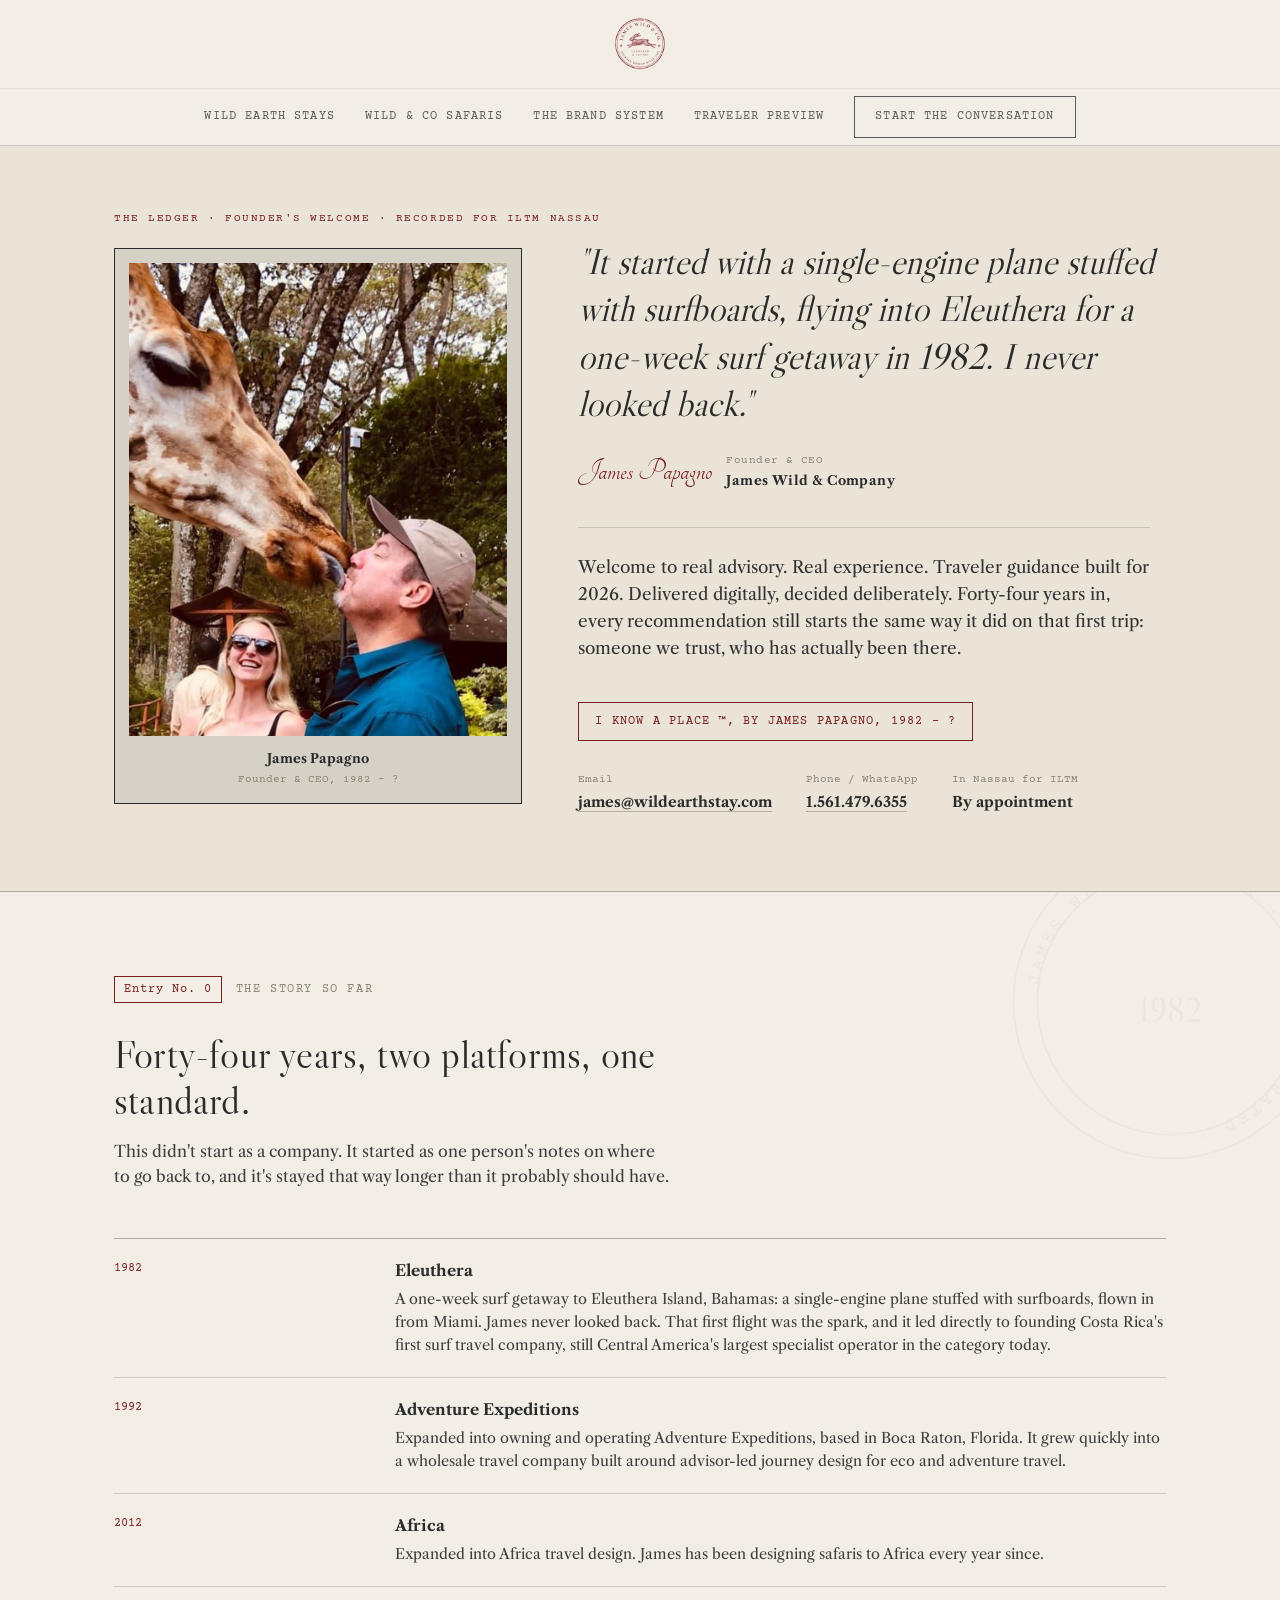
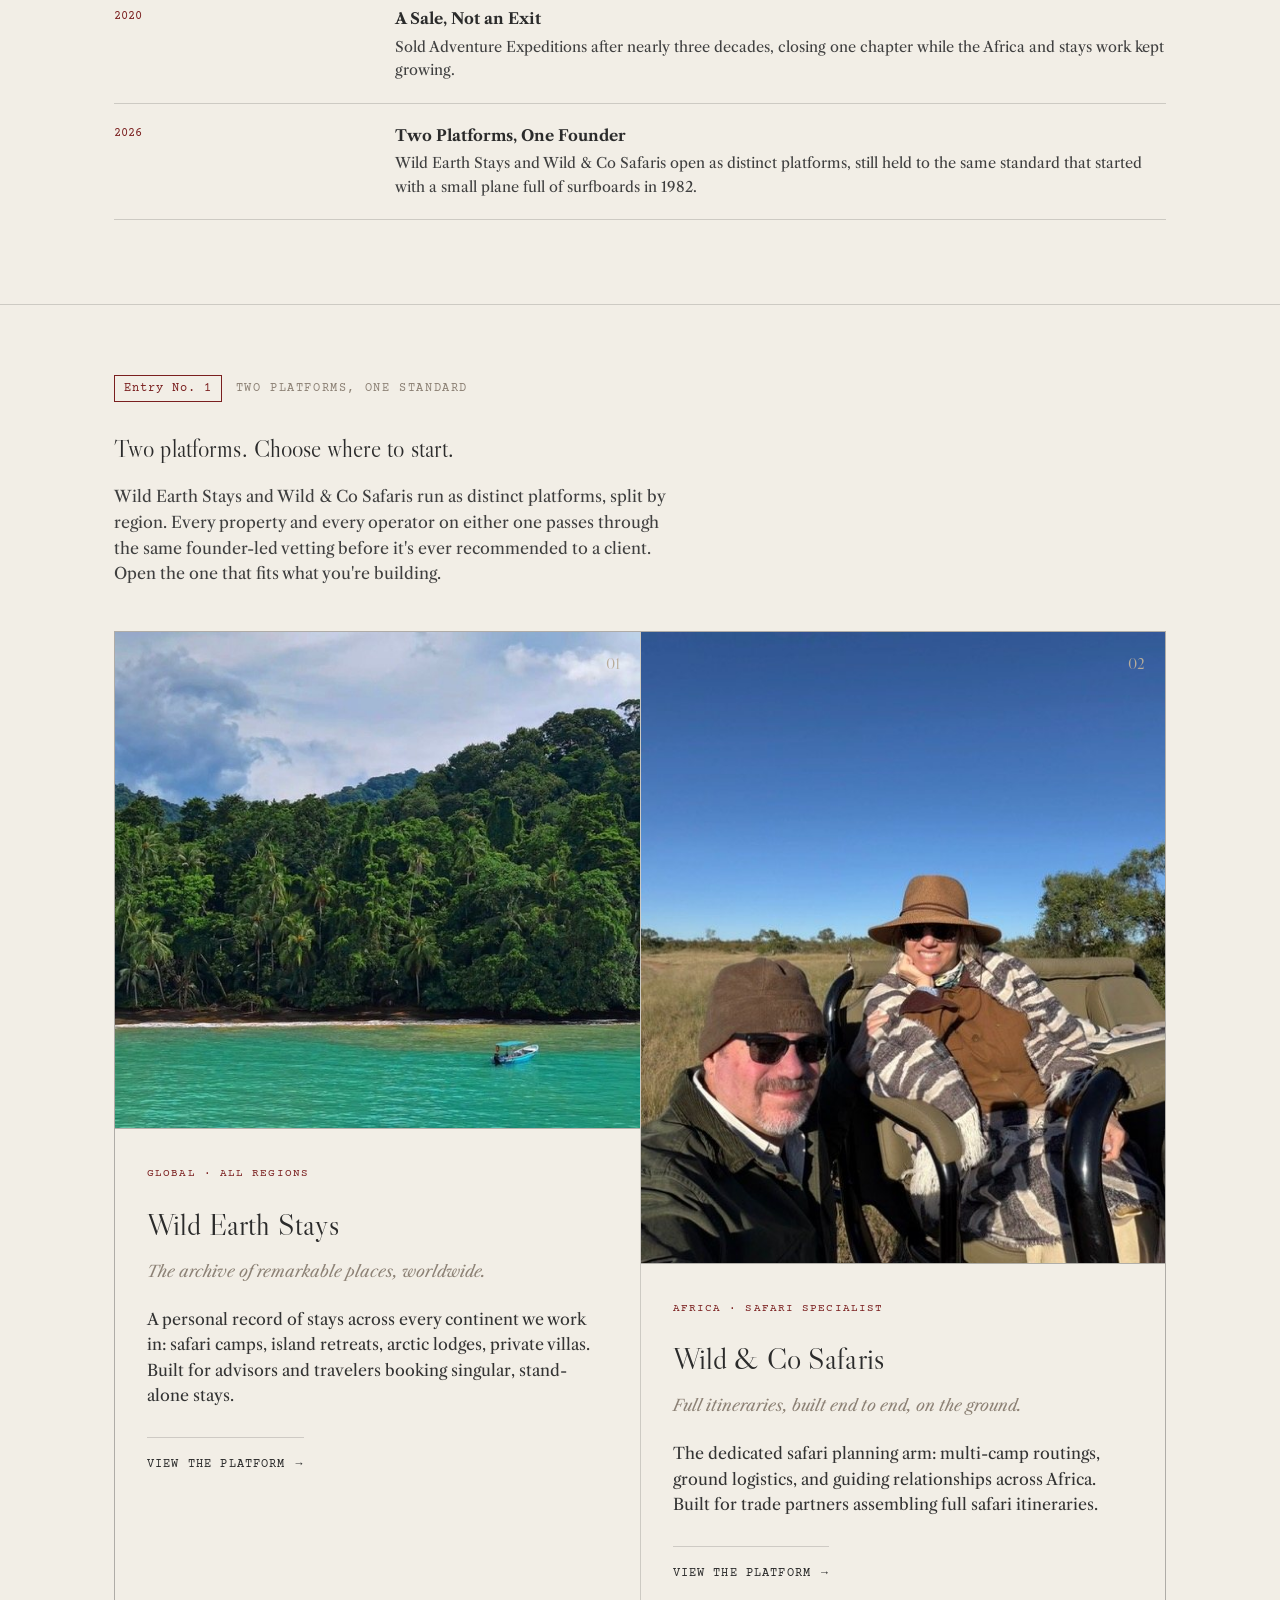
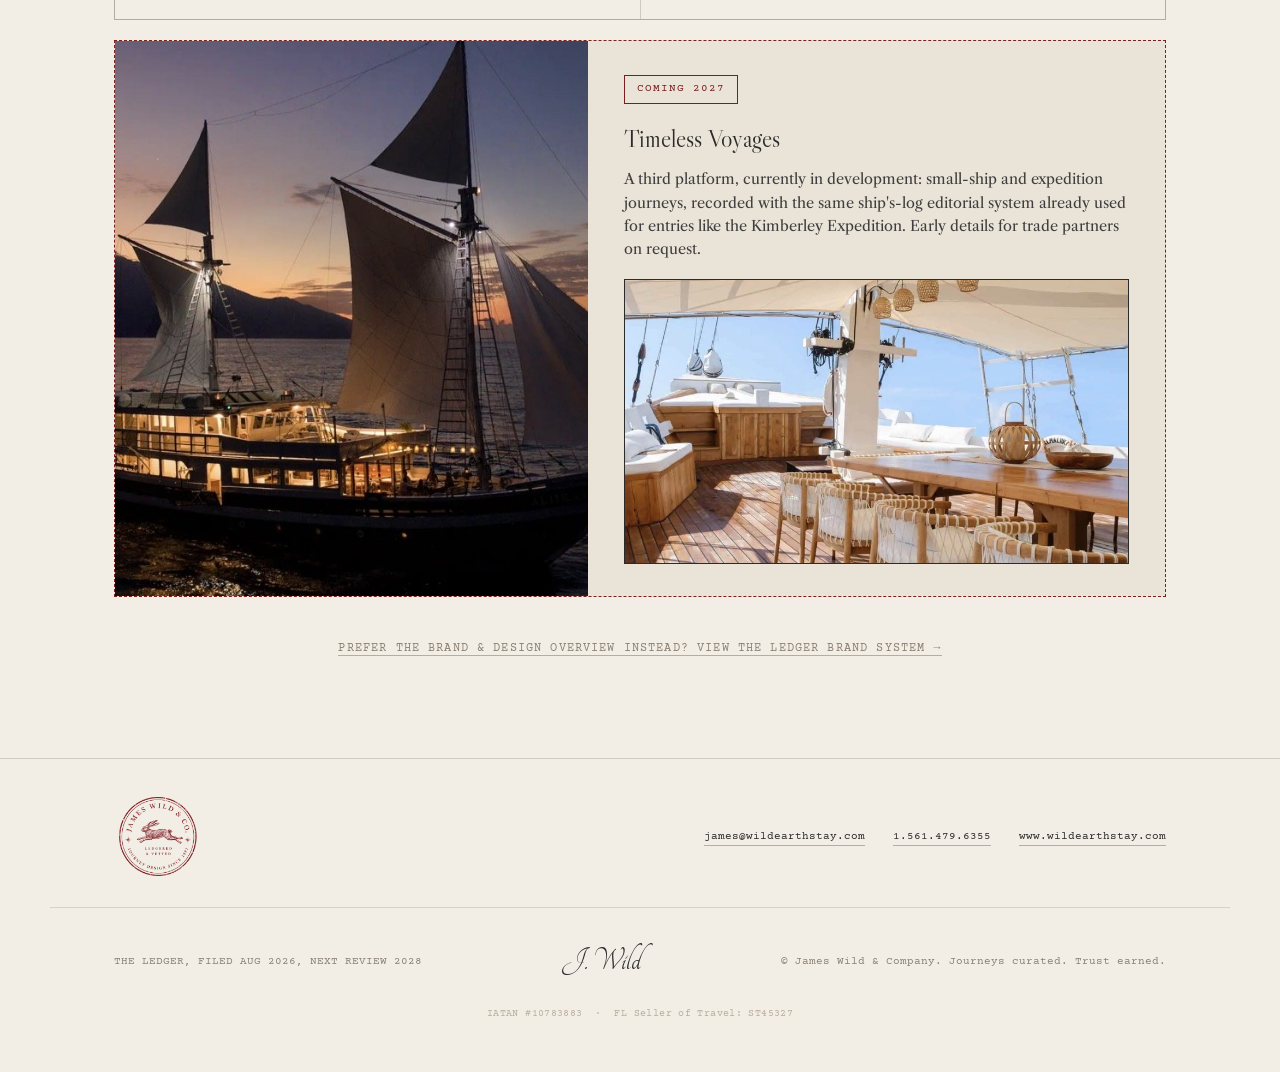
<file: index (1).html>
<!DOCTYPE html>
<html lang="en">
<head>
<meta charset="UTF-8">
<meta name="viewport" content="width=device-width, initial-scale=1.0">
<title>James Wild &amp; Company: The Ledger</title>
<meta name="description" content="James Wild & Company: two platforms, one standard. Wild Earth Stays and Wild & Co Safaris.">
<link rel="icon" type="image/png" href="./assets/logo-seal.png">

<link rel="preconnect" href="https://fonts.googleapis.com">
<link rel="preconnect" href="https://fonts.gstatic.com" crossorigin>
<link href="https://fonts.googleapis.com/css2?family=Libre+Caslon+Display&family=Libre+Caslon+Text:ital,wght@0,400;0,700;1,400&family=Courier+Prime:ital,wght@0,400;0,700;1,400&family=Tangerine:wght@700&display=swap" rel="stylesheet">
<style>
:root{
    --paper:#F2EEE6;
    --paper-2:#EAE4D8;
    --stone:#D6D1C6;
    --sand:#B8AC9A;
    --clay:#8D8276;
    --charcoal:#2B2B2B;
    --oxblood:#7A1F1F;
    --oxblood-2:#5E1717;

    --display: 'Libre Caslon Display', 'Times New Roman', serif;
    --serif: 'Libre Caslon Text', Georgia, serif;
    --mono: 'Courier Prime', 'Courier New', monospace;
    --script: 'Tangerine', cursive;

    --max: 1180px;
    --edge: clamp(20px, 5vw, 72px);
    --rule: 1px solid rgba(43,43,43,0.18);
    --rule-strong: 1px solid rgba(43,43,43,0.32);
  }

  *{box-sizing:border-box;}
  html{scroll-behavior:smooth;}
  body{
    margin:0;
    background:var(--paper);
    color:var(--charcoal);
    font-family:var(--serif);
    font-size:16px;
    line-height:1.6;
    -webkit-font-smoothing:antialiased;
  }

  /* subtle paper grain */
  body::before{
    content:"";
    position:fixed; inset:0;
    pointer-events:none;
    z-index:0;
    opacity:0.5;
    background-image:
      radial-gradient(rgba(43,43,43,0.035) 1px, transparent 1px);
    background-size: 3px 3px;
    mix-blend-mode:multiply;
  }

  img{max-width:100%; display:block;}
  a{color:inherit;}

  .wrap{max-width:var(--max); margin:0 auto; padding:0 var(--edge); position:relative; z-index:1;}

  .eyebrow{
    font-family:var(--mono);
    text-transform:uppercase;
    letter-spacing:0.14em;
    font-size:11.5px;
    color:var(--oxblood);
  }

  h1,h2,h3{
    font-family:var(--display);
    font-weight:400;
    margin:0;
    letter-spacing:0.005em;
  }

  .hr{border:0; border-top:var(--rule); margin:0;}
  .hr-strong{border:0; border-top:var(--rule-strong); margin:0;}

  /* ---------- NAV ---------- */
    .navTop{
    display:flex; justify-content:center; align-items:center;
    padding:16px 0;
    border-bottom:1px solid rgba(43,43,43,0.08);
  }
  .navTop img{height:56px; width:auto; display:block;}

header.site{
    position:sticky; top:0; z-index:50;
    background:rgba(242,238,230,0.92);
    backdrop-filter:blur(6px);
    border-bottom:var(--rule);
  }
  .nav{
    max-width:var(--max); margin:0 auto; padding:0 var(--edge);
    display:flex; align-items:center; justify-content:center;
    height:56px; position:relative;
  }
  .brand-mark{
    display:flex; align-items:center; gap:11px;
    text-decoration:none;
  }
  .brand-mark .coin{
    width:32px; height:32px; border-radius:50%;
    border:1.4px solid var(--charcoal);
    display:flex; align-items:center; justify-content:center;
    font-family:var(--display); font-size:15px; color:var(--charcoal);
    flex:none;
  }
  .brand-mark .word{
    font-family:var(--mono);
    font-size:12.5px;
    letter-spacing:0.13em;
    text-transform:uppercase;
    line-height:1.25;
    color:var(--charcoal);
  }
  .brand-mark .word b{display:block; font-weight:700;}

  nav.links{display:flex; align-items:center; gap:30px;}
  nav.links a{
    font-family:var(--mono);
    font-size:11.5px;
    letter-spacing:0.1em;
    text-transform:uppercase;
    text-decoration:none;
    color:var(--charcoal);
    opacity:0.75;
    transition:opacity .2s ease;
    white-space:nowrap;
  }
  nav.links a:hover{opacity:1;}
  .btn{
    font-family:var(--mono);
    font-size:11px;
    letter-spacing:0.1em;
    text-transform:uppercase;
    text-decoration:none;
    color:var(--paper);
    background:var(--charcoal);
    padding:11px 20px;
    border:1px solid var(--charcoal);
    white-space:nowrap;
    transition:background .2s ease, color .2s ease;
  }
  .btn:hover{background:var(--oxblood); border-color:var(--oxblood);}
  .btn.outline{
    background:transparent; color:var(--charcoal);
  }
  .btn.outline:hover{background:var(--charcoal); color:var(--paper);}
  .navToggle{display:none; position:absolute; right:var(--edge); top:50%; transform:translateY(-50%);}

  /* ---------- FOUNDER WELCOME ---------- */
  .welcome{
    padding:64px 0 76px;
    border-bottom:var(--rule-strong);
    background:var(--paper-2);
  }
  .welcome .locale{
    font-family:var(--mono); font-size:11px; letter-spacing:0.14em; text-transform:uppercase;
    color:var(--oxblood); margin-bottom:10px;
  }
  .welcome .grid{
    display:grid; grid-template-columns:0.82fr 1.18fr; gap:56px; align-items:center;
  }
  .welcome .frame{
    border:1.4px solid var(--charcoal);
    background:var(--stone);
    padding:14px;
  }
  .welcome .frame .photo{
    aspect-ratio:4/5;
    background:
      repeating-linear-gradient(135deg, rgba(43,43,43,0.08) 0 2px, transparent 2px 14px),
      var(--sand);
    display:flex; align-items:center; justify-content:center; text-align:center;
    border:1px solid rgba(43,43,43,0.25);
  }
  .welcome .frame .photo span{
    font-family:var(--mono); font-size:11px; letter-spacing:0.08em; text-transform:uppercase;
    color:var(--charcoal); opacity:0.65; max-width:70%;
  }
  .welcome .frame .cap{
    margin-top:12px; text-align:center; font-family:var(--mono); font-size:11px; color:var(--clay);
  }
  .welcome .frame .cap b{display:block; color:var(--charcoal); font-family:var(--serif); font-weight:700; font-size:13px; margin-bottom:2px;}

  .welcome blockquote{
    margin:0; font-family:var(--display); font-style:italic;
    font-size:clamp(24px, 3.1vw, 36px); line-height:1.32; color:var(--charcoal);
  }
  .welcome .attrib{
    margin-top:18px; display:flex; align-items:center; gap:14px;
  }
  .welcome .attrib .sig{font-family:var(--script); font-size:32px; color:var(--oxblood);}
  .welcome .attrib .role{font-family:var(--mono); font-size:11px; color:var(--clay); letter-spacing:0.04em;}
  .welcome .attrib .role b{display:block; color:var(--charcoal); font-family:var(--serif); font-weight:700; font-size:13px; font-style:normal;}

  .welcome .lede{
    margin-top:30px; padding-top:26px; border-top:var(--rule);
    font-size:17px; color:#333; max-width:52ch;
  }
  .welcome .tagline{
    margin-top:22px;
    display:inline-flex; align-items:center; gap:10px;
    font-family:var(--mono); font-size:12px; letter-spacing:0.1em; text-transform:uppercase;
    color:var(--oxblood); border:1px solid var(--oxblood); padding:9px 16px;
  }

  .welcome .contactRow{
    margin-top:30px; display:flex; gap:34px; flex-wrap:wrap;
  }
  .welcome .contactRow div{font-family:var(--mono); font-size:11px; color:var(--clay);}
  .welcome .contactRow strong{display:block; font-family:var(--serif); font-size:14.5px; color:var(--charcoal); font-weight:700; margin-top:3px;}
  .welcome .contactRow a{text-decoration:none; color:var(--charcoal); border-bottom:1px solid var(--sand);}
  .welcome .contactRow a:hover{border-color:var(--charcoal);}

  @media (max-width: 880px){
    .welcome .grid{grid-template-columns:1fr; gap:28px;}
    .welcome .frame{max-width:260px; margin:0 auto;}
  }

  /* ---------- PLATFORMS ---------- */
  .platforms{padding:84px 0; border-bottom:var(--rule);}
  .platformGrid{
    display:grid; grid-template-columns:1fr 1fr; gap:1px;
    background:rgba(43,43,43,0.18); border:var(--rule); margin-top:44px;
  }
  .platformCard{background:var(--paper); padding:40px;}
  .platformCard .region{
    font-family:var(--mono); font-size:11px; letter-spacing:0.1em; text-transform:uppercase;
    color:var(--oxblood); margin-bottom:16px;
  }
  .platformCard h3{font-size:26px; margin-bottom:8px;}
  .platformCard .tag{font-family:var(--serif); font-style:italic; font-size:16px; color:var(--clay); margin-bottom:20px;}
  .platformCard p{color:#333; margin:0 0 18px;}
  .platformCard .who{
    border-top:var(--rule); padding-top:16px; margin-top:20px;
    font-family:var(--mono); font-size:11.5px; color:var(--clay);
  }
  .platformCard .who b{display:block; font-family:var(--serif); font-weight:700; font-size:14px; color:var(--charcoal); font-style:normal; margin-bottom:4px;}

  .selectivity{
    margin-top:56px; display:grid; grid-template-columns:1fr 1fr; gap:56px; align-items:start;
  }
  .selectivity .stat3{display:flex; gap:0; border:var(--rule); margin-top:0;}
  .selectivity .stat3 div{flex:1; padding:22px 18px; text-align:center; border-right:var(--rule);}
  .selectivity .stat3 div:last-child{border-right:none;}
  .selectivity .stat3 .n{font-family:var(--display); font-size:32px; display:block;}
  .selectivity .stat3 .l{font-family:var(--mono); font-size:10px; letter-spacing:0.08em; text-transform:uppercase; color:var(--clay); display:block; margin-top:6px;}

  @media (max-width: 880px){
    .platformGrid{grid-template-columns:1fr;}
    .selectivity{grid-template-columns:1fr; gap:28px;}
  }

  /* ---------- SECTION SCAFFOLD ---------- */
  section{position:relative; z-index:1;}
  .entry{
    display:flex; align-items:baseline; gap:14px;
    margin-bottom:28px;
  }
  .entry .no{
    font-family:var(--mono); font-size:12px; letter-spacing:0.08em;
    color:var(--oxblood); border:1px solid var(--oxblood);
    padding:3px 9px;
  }
  .entry .label{
    font-family:var(--mono); font-size:11.5px; letter-spacing:0.14em;
    text-transform:uppercase; color:var(--clay);
  }

  .reveal{opacity:0; transform:translateY(18px); transition:opacity .7s ease, transform .7s ease;}
  .reveal.in{opacity:1; transform:translateY(0);}

  /* ---------- HERO ---------- */
  .hero{padding:88px 0 76px; overflow:hidden;}
  .hero .grid{
    display:grid; grid-template-columns:1.25fr 0.85fr; gap:56px; align-items:center;
  }
  .hero-stamp{
    position:absolute; top:26px; right:var(--edge);
    width:118px; opacity:0.92;
  }
  .hero h1{
    font-size:clamp(38px, 5vw, 62px);
    line-height:1.06;
    max-width:14ch;
  }
  .hero h1 em{font-style:italic; color:var(--oxblood);}
  .hero .sub{
    margin-top:22px;
    font-size:17px;
    max-width:46ch;
    color:#3a3a3a;
  }
  .hero .meta{
    margin-top:34px;
    display:flex; gap:36px; flex-wrap:wrap;
  }
  .hero .meta div{font-family:var(--mono); font-size:11px; color:var(--clay);}
  .hero .meta strong{display:block; font-family:var(--serif); font-size:14px; color:var(--charcoal); font-weight:700; margin-top:3px;}
  .hero .ctaRow{margin-top:38px; display:flex; gap:14px; flex-wrap:wrap;}

  .hero-visual{
    position:relative;
    border:var(--rule-strong);
    background:var(--paper-2);
    padding:26px;
  }
  .hero-visual img{filter:sepia(6%);}
  .hero-visual .cap{
    margin-top:14px; font-family:var(--mono); font-size:10.5px; color:var(--clay);
    display:flex; justify-content:space-between;
  }

  /* ---------- QUOTE BAND ---------- */
  .quoteBand{
    background:var(--charcoal); color:var(--paper);
    padding:64px 0;
  }
  .quoteBand blockquote{
    margin:0; font-family:var(--display); font-style:italic;
    font-size:clamp(24px, 3vw, 34px); line-height:1.4; max-width:820px;
  }
  .quoteBand cite{
    display:block; margin-top:22px; font-family:var(--mono); font-size:12px;
    letter-spacing:0.08em; color:var(--sand); font-style:normal;
  }

  /* ---------- GENERIC SECTION ---------- */
  .section{padding:84px 0; border-bottom:var(--rule);}
  .section .head{max-width:640px; margin-bottom:48px;}
  .section h2{font-size:clamp(28px,3.4vw,40px); line-height:1.15;}
  .section .head p{margin-top:16px; font-size:16px; color:#3f3f3f; max-width:56ch;}

  /* two column brief */
  .briefGrid{display:grid; grid-template-columns:1.1fr 0.9fr; gap:64px;}
  .briefGrid .col p{margin:0 0 16px; color:#333;}
  .briefGrid .callout{
    border-left:3px solid var(--oxblood);
    padding-left:20px; margin-top:28px;
  }
  .briefGrid .callout p{font-style:italic; font-family:var(--display); font-size:19px; color:var(--charcoal); margin:0;}

  /* logo showcase */
  .logoGrid{
    display:grid; grid-template-columns:1fr 1fr; gap:1px;
    background:rgba(43,43,43,0.18);
    border:var(--rule);
  }
  .logoCard{background:var(--paper); padding:44px; display:flex; flex-direction:column; align-items:center; text-align:center;}
  .logoCard img{max-width:220px; margin:0 auto;}
  .logoCard .tag{
    margin-top:24px; font-family:var(--mono); font-size:11px; letter-spacing:0.08em;
    text-transform:uppercase; color:var(--clay);
  }
  .logoCard .tag b{display:block; color:var(--charcoal); font-family:var(--serif); font-size:14px; font-style:normal; font-weight:700; letter-spacing:0; text-transform:none; margin-bottom:4px;}

  /* palette */
  .paletteRow{display:grid; grid-template-columns:repeat(6,1fr); gap:0; border:var(--rule); margin-bottom:56px;}
  .swatch{aspect-ratio:1; position:relative; border-right:var(--rule);}
  .swatch:last-child{border-right:none;}
  .swatch .lbl{
    position:absolute; left:12px; bottom:12px; font-family:var(--mono); font-size:10.5px;
  }
  .swatch.c1{background:#F2EEE6; color:#2B2B2B;}
  .swatch.c2{background:#D6D1C6; color:#2B2B2B;}
  .swatch.c3{background:#B8AC9A; color:#2B2B2B;}
  .swatch.c4{background:#8D8276; color:#F2EEE6;}
  .swatch.c5{background:#2B2B2B; color:#F2EEE6;}
  .swatch.c6{background:#7A1F1F; color:#F2EEE6;}

  .typeGrid{display:grid; grid-template-columns:1fr 1fr; gap:56px;}
  .typeSpec{}
  .typeSpec .name{font-family:var(--mono); font-size:11px; letter-spacing:0.1em; text-transform:uppercase; color:var(--oxblood); margin-bottom:10px;}
  .typeSpec .big{font-family:var(--display); font-size:44px; line-height:1.1; margin-bottom:10px;}
  .typeSpec.mono .big{font-family:var(--mono); font-size:26px;}
  .typeSpec .use{font-family:var(--mono); font-size:12px; color:var(--clay);}

  /* full width image block */
  .plate{border:var(--rule-strong); background:var(--paper-2); padding:18px;}
  .plate img{width:100%;}
  .plateCap{
    display:flex; justify-content:space-between; gap:20px; flex-wrap:wrap;
    margin-top:16px; font-family:var(--mono); font-size:11px; color:var(--clay);
  }

  /* kill list */
  .killWrap{
    background:var(--charcoal); color:var(--paper); padding:56px var(--edge);
  }
  .killWrap .head2{max-width:640px; margin-bottom:36px;}
  .killWrap h2{color:var(--paper);}
  .killWrap .head2 p{color:var(--stone);}
  .killGrid{
    display:grid; grid-template-columns:repeat(2, 1fr); gap:10px 40px;
    font-family:var(--mono); font-size:13.5px; color:var(--stone);
  }
  .killGrid li{list-style:none; display:flex; gap:10px; padding:8px 0; border-bottom:1px solid rgba(242,238,230,0.12);}
  .killGrid li::before{content:"✕"; color:var(--oxblood); font-weight:700; flex:none;}
  .killWrap ul{margin:0; padding:0;}

  /* case study */
  .caseHead{display:flex; justify-content:space-between; align-items:flex-end; flex-wrap:wrap; gap:20px; margin-bottom:36px;}
  .caseHead .stat{text-align:right; font-family:var(--mono); font-size:11px; color:var(--clay);}
  .caseHead .stat strong{display:block; font-family:var(--serif); font-size:15px; color:var(--charcoal); font-weight:700;}

  .caseCols{display:grid; grid-template-columns:1fr 1fr; gap:28px; margin-top:36px;}
  .caseCols .colHead{
    font-family:var(--mono); font-size:11px; letter-spacing:0.12em; text-transform:uppercase;
    padding-bottom:12px; margin-bottom:16px; border-bottom:var(--rule-strong);
  }
  .caseCols .colHead.after{color:var(--oxblood);}

  /* CTA / close */
  .close{
    padding:92px 0 40px;
    text-align:center;
  }
  .close .stampMark{
    width:120px; margin:0 auto 26px;
    border:1.4px solid var(--charcoal); border-radius:50%;
    aspect-ratio:1; display:flex; align-items:center; justify-content:center; flex-direction:column;
  }
  .close .stampMark span{font-family:var(--mono); font-size:9px; letter-spacing:0.1em;}
  .close .stampMark .W{font-family:var(--display); font-size:30px;}
  .close h2{font-size:clamp(30px,4vw,46px); max-width:18ch; margin:0 auto;}
  .close .sub{max-width:52ch; margin:20px auto 36px; color:#3f3f3f;}
  .close .ctaRow{display:flex; gap:16px; justify-content:center; flex-wrap:wrap;}

  footer.site{
    padding:34px 0 50px;
    border-top:var(--rule);
  }
  .footGrid{
    display:flex; justify-content:space-between; align-items:center; flex-wrap:wrap; gap:16px;
    font-family:var(--mono); font-size:11px; color:var(--clay);
  }
  .footGrid .sig{
    font-family:var(--script); font-size:34px; color:var(--charcoal);
  }

  /* form-ish contact card */
  .contactCard{
    border:var(--rule-strong); background:var(--paper-2); padding:34px;
    max-width:520px; margin:0 auto;
    text-align:left;
  }
  .contactCard .row{display:flex; justify-content:space-between; padding:9px 0; border-bottom:1px solid rgba(43,43,43,0.14); font-family:var(--mono); font-size:12px;}
  .contactCard .row:last-child{border-bottom:none;}
  .contactCard .row span:first-child{color:var(--clay);}
  .contactCard .row span:last-child{color:var(--charcoal); font-weight:700;}

  /* mobile */
  @media (max-width: 880px){
    .hero .grid{grid-template-columns:1fr;}
    .hero-stamp{display:none;}
    .briefGrid{grid-template-columns:1fr; gap:30px;}
    .logoGrid{grid-template-columns:1fr;}
    .paletteRow{grid-template-columns:repeat(3,1fr);}
    .typeGrid{grid-template-columns:1fr; gap:30px;}
    .killGrid{grid-template-columns:1fr;}
    .caseCols{grid-template-columns:1fr;}
    nav.links{display:none;}
    .navToggle{display:block; background:none; border:1px solid var(--charcoal); color:var(--charcoal); font-family:var(--mono); font-size:11px; padding:8px 12px; letter-spacing:.08em; text-transform:uppercase;}
    .footGrid{flex-direction:column; text-align:center;}
  }

  @media (prefers-reduced-motion: reduce){
    html{scroll-behavior:auto;}
    .reveal{opacity:1; transform:none; transition:none;}
  }

  /* ================= LANDING - PLATFORM CHOOSER ================= */
  .chooser{padding:70px 0 100px;}
  .chooser .head{max-width:640px; margin-bottom:8px;}
  .chooser .head p{margin-top:16px; font-size:16px; color:#3f3f3f; max-width:56ch;}
  .chooserGrid{
    display:grid; grid-template-columns:1fr 1fr; gap:1px;
    background:rgba(43,43,43,0.18); border:var(--rule); margin-top:44px;
  }
  .offerCard{
    background:var(--paper); padding:48px 40px; text-decoration:none; color:inherit;
    display:flex; flex-direction:column; min-height:380px;
    transition:background .25s ease;
    position:relative;
  }
  .offerCard:hover{background:var(--paper-2);}
  .offerCard .region{
    font-family:var(--mono); font-size:11px; letter-spacing:0.1em; text-transform:uppercase;
    color:var(--oxblood); margin-bottom:18px;
  }
  .offerCard h3{font-size:30px; margin-bottom:10px;}
  .offerCard .tag{font-family:var(--serif); font-style:italic; font-size:16px; color:var(--clay); margin-bottom:22px;}
  .offerCard p{color:#333; margin:0; flex:1;}
  .offerCard .go{
    margin-top:28px; display:inline-flex; align-items:center; gap:10px;
    font-family:var(--mono); font-size:11.5px; letter-spacing:0.1em; text-transform:uppercase;
    color:var(--charcoal); padding-top:18px; border-top:var(--rule);
  }
  .offerCard .go::after{content:"→"; transition:transform .2s ease;}
  .offerCard:hover .go::after{transform:translateX(5px);}
  .offerCard .bignum{
    position:absolute; top:40px; right:40px;
    font-family:var(--display); font-size:15px; color:var(--sand);
  }

  .otherLink{
    margin-top:36px; text-align:center;
  }
  .otherLink a{
    font-family:var(--mono); font-size:11.5px; letter-spacing:0.1em; text-transform:uppercase;
    color:var(--clay); text-decoration:none; border-bottom:1px solid var(--sand);
  }
  .otherLink a:hover{color:var(--charcoal); border-color:var(--charcoal);}

  @media (max-width:880px){
    .chooserGrid{grid-template-columns:1fr;}
  }

  /* ================= PLATFORM PAGE ================= */
  .platHero{padding:70px 0 60px; border-bottom:var(--rule-strong);}
  .platHero .region{font-family:var(--mono); font-size:11.5px; letter-spacing:0.14em; text-transform:uppercase; color:var(--oxblood); margin-bottom:16px;}
  .platHero h1{font-size:clamp(36px,5vw,58px); line-height:1.08; max-width:16ch;}
  .platHero .tag{font-family:var(--display); font-style:italic; font-size:20px; color:var(--clay); margin-top:16px;}
  .platHero .sub{margin-top:22px; font-size:17px; max-width:56ch; color:#3a3a3a;}
  .platHero .backLink{
    display:inline-flex; align-items:center; gap:8px; margin-bottom:26px;
    font-family:var(--mono); font-size:11px; letter-spacing:0.08em; text-transform:uppercase;
    color:var(--clay); text-decoration:none;
  }
  .platHero .backLink:hover{color:var(--charcoal);}

  .twoColSection{padding:80px 0; border-bottom:var(--rule);}
  .twoColSection .head{max-width:640px; margin-bottom:44px;}
  .twoColSection .head p{margin-top:16px; font-size:16px; color:#3f3f3f; max-width:58ch;}
  .why-grid{display:grid; grid-template-columns:repeat(3,1fr); gap:1px; background:rgba(43,43,43,0.18); border:var(--rule);}
  .why-card{background:var(--paper); padding:32px;}
  .why-card .k{font-family:var(--mono); font-size:11px; letter-spacing:0.08em; text-transform:uppercase; color:var(--oxblood); margin-bottom:12px;}
  .why-card h4{font-family:var(--display); font-weight:400; font-size:19px; margin:0 0 10px;}
  .why-card p{margin:0; font-size:14.5px; color:#3f3f3f;}

  .criteriaList{margin-top:36px; border-top:var(--rule-strong);}
  .criteriaList .row{
    display:grid; grid-template-columns:1fr 3fr; gap:24px; padding:20px 0; border-bottom:var(--rule);
  }
  .criteriaList .row .n{font-family:var(--mono); font-size:12px; color:var(--oxblood);}
  .criteriaList .row .t{font-family:var(--serif); font-weight:700; font-size:15.5px; margin-bottom:4px;}
  .criteriaList .row .d{color:#3f3f3f; font-size:14.5px; margin:0;}

  .launchBand{background:var(--charcoal); color:var(--paper); padding:64px var(--edge);}
  .launchBand .wrap{padding:0;}
  .launchBand .head p{color:var(--stone);}
  .launchBand h2{color:var(--paper);}
  .launchGrid{display:grid; grid-template-columns:repeat(3,1fr); gap:34px; margin-top:36px;}
  .launchCard .tag2{font-family:var(--mono); font-size:10.5px; letter-spacing:0.1em; text-transform:uppercase; color:var(--sand); border:1px solid var(--sand); display:inline-block; padding:4px 10px; margin-bottom:14px;}
  .launchCard h4{font-family:var(--display); font-weight:400; font-size:19px; margin:0 0 8px; color:var(--paper);}
  .launchCard p{margin:0; font-size:14px; color:var(--stone);}

  .bioSection{padding:84px 0; border-bottom:var(--rule);}
  .bioGrid{display:grid; grid-template-columns:0.8fr 1.2fr; gap:56px; align-items:center;}
  .bioGrid .frame{border:1.4px solid var(--charcoal); background:var(--stone); padding:14px;}
  .bioGrid .frame .photo{
    aspect-ratio:4/5;
    background:repeating-linear-gradient(135deg, rgba(43,43,43,0.08) 0 2px, transparent 2px 14px), var(--sand);
    display:flex; align-items:center; justify-content:center; text-align:center;
    border:1px solid rgba(43,43,43,0.25);
  }
  .bioGrid .frame .photo span{font-family:var(--mono); font-size:11px; letter-spacing:0.08em; text-transform:uppercase; color:var(--charcoal); opacity:0.65; max-width:70%;}
  .bioGrid .frame .cap{margin-top:12px; text-align:center; font-family:var(--mono); font-size:11px; color:var(--clay);}
  .bioGrid .frame .cap b{display:block; color:var(--charcoal); font-family:var(--serif); font-weight:700; font-size:13px; margin-bottom:2px;}
  .bioGrid .yearsStat{
    display:inline-flex; align-items:baseline; gap:10px; margin-bottom:18px;
  }
  .bioGrid .yearsStat .n{font-family:var(--display); font-size:52px; color:var(--oxblood); line-height:1;}
  .bioGrid .yearsStat .l{font-family:var(--mono); font-size:11px; letter-spacing:0.08em; text-transform:uppercase; color:var(--clay);}
  .bioGrid p{color:#333; margin:0 0 14px;}

  .platCTA{padding:80px 0 90px; text-align:center;}
  .platCTA h2{font-size:clamp(28px,3.6vw,40px); max-width:20ch; margin:0 auto;}
  .platCTA .sub{max-width:52ch; margin:18px auto 32px; color:#3f3f3f;}
  .platCTA .ctaRow{display:flex; gap:16px; justify-content:center; flex-wrap:wrap;}
  .platCTA .contactRow{margin-top:34px; display:flex; gap:34px; justify-content:center; flex-wrap:wrap;}
  .platCTA .contactRow div{font-family:var(--mono); font-size:11px; color:var(--clay);}
  .platCTA .contactRow strong{display:block; font-family:var(--serif); font-size:14.5px; color:var(--charcoal); font-weight:700; margin-top:3px;}
  .platCTA .contactRow a{text-decoration:none; color:var(--charcoal); border-bottom:1px solid var(--sand);}

  @media (max-width:880px){
    .why-grid{grid-template-columns:1fr;}
    .launchGrid{grid-template-columns:1fr;}
    .bioGrid{grid-template-columns:1fr; gap:28px;}
    .bioGrid .frame{max-width:260px; margin:0 auto;}
    .criteriaList .row{grid-template-columns:1fr;}
  }

  /* ================= TEXTURE & NATIVE ARCHIVE COMPONENTS ================= */

  /* richer paper grain, layered */
  body::before{
    background-image:
      radial-gradient(rgba(43,43,43,0.045) 1px, transparent 1px),
      radial-gradient(rgba(43,43,43,0.02) 1px, transparent 1px);
    background-size: 3px 3px, 7px 7px;
    background-position: 0 0, 2px 3px;
  }

  /* faint rotated watermark stamp, used as background texture */
  .watermark{
    position:absolute; z-index:0; pointer-events:none;
    color:var(--charcoal); opacity:0.045;
    width:340px; height:340px;
  }
  .watermark svg{width:100%; height:100%; display:block;}

  /* ledger section divider - double rule with center mark */
  .ledgerDivider{
    display:flex; align-items:center; gap:14px;
    padding:0 var(--edge); max-width:var(--max); margin:0 auto;
  }
  .ledgerDivider::before, .ledgerDivider::after{content:""; flex:1; border-top:var(--rule); position:relative;}
  .ledgerDivider .mark{
    width:7px; height:7px; border:1px solid var(--clay); transform:rotate(45deg); flex:none;
  }

  /* corner tick marks on cards - archival dossier feel */
  .ticked{position:relative;}
  .ticked::before, .ticked::after{
    content:""; position:absolute; width:9px; height:9px;
    border-color:var(--clay); opacity:0.55; pointer-events:none;
  }
  .ticked::before{top:-1px; left:-1px; border-top:1px solid; border-left:1px solid;}
  .ticked::after{bottom:-1px; right:-1px; border-bottom:1px solid; border-right:1px solid;}

  /* inline stamp SVG coloring */
  .stampGraphic{color:var(--oxblood);}
  .stampGraphic.charcoal{color:var(--charcoal);}
  .stampGraphic.sand{color:var(--sand);}

  /* ---- Ledger Entry Card (native, replaces screenshot mockups) ---- */
  .ledgerCard{
    background:var(--paper-2); border:1.4px solid var(--charcoal);
    padding:32px; position:relative;
  }
  .ledgerCard .lc-head{display:flex; justify-content:space-between; align-items:center; margin-bottom:18px;}
  .ledgerCard .lc-entry{font-family:var(--mono); font-size:11px; letter-spacing:0.1em; color:var(--oxblood); border:1px solid var(--oxblood); padding:3px 9px;}
  .ledgerCard .lc-status{font-family:var(--mono); font-size:10px; letter-spacing:0.1em; text-transform:uppercase; color:var(--clay);}
  .ledgerCard .lc-title{font-size:28px; margin-bottom:4px;}
  .ledgerCard .lc-loc{font-family:var(--mono); font-size:11.5px; color:var(--clay); margin-bottom:20px;}
  .ledgerCard .lc-rule{border-top:var(--rule); margin-bottom:18px;}
  .ledgerCard .lc-rows{display:grid; grid-template-columns:repeat(3,1fr); gap:16px; margin-bottom:22px;}
  .ledgerCard .lc-rows div{font-family:var(--mono); font-size:10.5px; color:var(--clay);}
  .ledgerCard .lc-rows b{display:block; font-family:var(--serif); font-weight:700; font-size:14px; color:var(--charcoal); margin-top:3px;}
  .ledgerCard .lc-quote{
    font-family:var(--display); font-style:italic; font-size:16px; line-height:1.5; color:var(--charcoal);
    border-left:2px solid var(--oxblood); padding-left:16px;
  }
  .ledgerCard .lc-stampWrap{position:absolute; top:24px; right:24px; width:78px; height:78px;}

  /* ---- Ledger Lanes - native 4-card grid ---- */
  .lanesGrid{display:grid; grid-template-columns:repeat(4,1fr); gap:1px; background:rgba(43,43,43,0.18); border:var(--rule);}
  .laneCard{background:var(--paper); padding:28px 22px;}
  .laneCard .ln{font-family:var(--mono); font-size:10.5px; color:var(--oxblood); margin-bottom:10px;}
  .laneCard h4{font-family:var(--display); font-weight:400; font-size:18px; margin:0 0 10px;}
  .laneCard p{margin:0; font-size:13.5px; color:#3f3f3f;}

  /* ---- Ship's log strip - native route/timeline ---- */
  .shipsLog{margin-top:8px;}
  .shipsLog .route{
    display:flex; align-items:flex-start; overflow-x:auto; gap:0; padding-bottom:6px;
  }
  .shipsLog .stop{flex:none; width:132px; text-align:center; position:relative; padding-top:22px;}
  .shipsLog .stop::before{
    content:""; position:absolute; top:6px; left:50%; width:9px; height:9px;
    background:var(--paper); border:1.4px solid var(--oxblood); border-radius:50%; transform:translateX(-50%);
  }
  .shipsLog .stop::after{
    content:""; position:absolute; top:10px; left:0; right:0; border-top:1px dashed var(--sand); z-index:-1;
  }
  .shipsLog .stop:first-child::after{left:50%;}
  .shipsLog .stop:last-child::after{right:50%;}
  .shipsLog .stop .day{font-family:var(--mono); font-size:9.5px; color:var(--clay); letter-spacing:0.06em;}
  .shipsLog .stop .place{font-family:var(--serif); font-weight:700; font-size:13px; color:var(--charcoal); margin-top:4px;}

  .fieldNote{
    background:var(--paper-2); border:1px solid rgba(43,43,43,0.2); border-left:2.5px solid var(--oxblood);
    padding:22px 26px; font-family:var(--display); font-style:italic; font-size:17px; line-height:1.55; color:var(--charcoal);
  }
  .fieldNote cite{display:block; margin-top:14px; font-family:var(--mono); font-style:normal; font-size:11px; color:var(--clay);}

  @media (max-width:880px){
    .lanesGrid{grid-template-columns:1fr 1fr;}
    .ledgerCard .lc-rows{grid-template-columns:1fr; gap:10px;}
    .watermark{display:none;}
  }

  /* ================= GENERIC IMAGE PLACEHOLDER ================= */
  .imgPlaceholder{border:1.4px solid var(--charcoal); background:var(--stone); padding:12px;}
  .imgPlaceholder .ph{
    aspect-ratio:var(--ar,4/3);
    background:repeating-linear-gradient(135deg, rgba(43,43,43,0.08) 0 2px, transparent 2px 14px), var(--sand);
    display:flex; align-items:center; justify-content:center; text-align:center;
    border:1px solid rgba(43,43,43,0.25);
  }
  .imgPlaceholder .ph span{font-family:var(--mono); font-size:10.5px; letter-spacing:0.08em; text-transform:uppercase; color:var(--charcoal); opacity:0.6; max-width:78%; line-height:1.5;}
  .imgPlaceholder .cap2{margin-top:10px; text-align:center; font-family:var(--mono); font-size:10.5px; color:var(--clay);}
  .imgPlaceholder .cap2 b{display:block; color:var(--charcoal); font-family:var(--serif); font-weight:700; font-size:12.5px; margin-bottom:2px;}

  /* ================= WHY NOW ================= */
  .whyNow{padding:70px 0; border-bottom:var(--rule); background:var(--paper-2);}
  .whyNow .grid2{display:grid; grid-template-columns:1fr 1fr; gap:56px; align-items:start;}
  .whyNow p{color:#333; margin:0 0 14px;}

  /* ================= OFFER LIST ================= */
  .offerList{display:grid; grid-template-columns:repeat(2,1fr); gap:1px; background:rgba(43,43,43,0.18); border:var(--rule); margin-top:36px;}
  .offerList .item{background:var(--paper); padding:26px 28px; display:flex; gap:16px; align-items:flex-start;}
  .offerList .item .ic{
    font-family:var(--mono); font-size:11px; color:var(--oxblood); border:1px solid var(--oxblood);
    width:26px; height:26px; display:flex; align-items:center; justify-content:center; flex:none;
  }
  .offerList .item h4{font-family:var(--display); font-weight:400; font-size:16.5px; margin:0 0 6px;}
  .offerList .item p{margin:0; font-size:13.5px; color:#3f3f3f;}

  /* ================= AGENT SECTION ================= */
  .agentSection{padding:84px 0; border-bottom:var(--rule);}
  .agentGrid{display:grid; grid-template-columns:0.85fr 1.15fr; gap:56px; align-items:center;}
  .agentBadge{
    display:inline-flex; align-items:center; gap:10px; font-family:var(--mono); font-size:11px;
    letter-spacing:0.1em; text-transform:uppercase; color:var(--oxblood); border:1px solid var(--oxblood);
    padding:7px 14px; margin-bottom:18px;
  }
  .agentGrid h3{font-size:30px; margin-bottom:6px;}
  .agentGrid .role{font-family:var(--display); font-style:italic; font-size:16px; color:var(--clay); margin-bottom:20px;}
  .agentGrid p{color:#333; margin:0 0 14px;}
  .agentSteps{margin-top:22px; display:flex; flex-direction:column; gap:0;}
  .agentSteps .st{display:flex; gap:16px; padding:14px 0; border-top:var(--rule);}
  .agentSteps .st:last-child{border-bottom:var(--rule);}
  .agentSteps .st .sn{font-family:var(--mono); font-size:11px; color:var(--oxblood); flex:none; width:22px;}
  .agentSteps .st .sd b{display:block; font-family:var(--serif); font-weight:700; font-size:14px; color:var(--charcoal); margin-bottom:2px;}
  .agentSteps .st .sd span{font-size:13.5px; color:#3f3f3f;}

  .chatMock{border:1.4px solid var(--charcoal); background:var(--paper-2);}
  .chatMock .cm-head{
    display:flex; align-items:center; gap:10px; padding:14px 18px; border-bottom:var(--rule-strong);
    font-family:var(--mono); font-size:11px; letter-spacing:0.08em; text-transform:uppercase; color:var(--clay);
  }
  .chatMock .cm-dot{width:7px; height:7px; border-radius:50%; background:var(--oxblood);}
  .chatMock .cm-body{padding:22px; display:flex; flex-direction:column; gap:14px;}
  .chatMock .bubble{max-width:78%; padding:12px 16px; font-size:13.5px; line-height:1.5;}
  .chatMock .bubble.agent{background:var(--paper); border:1px solid rgba(43,43,43,0.18); align-self:flex-start; font-family:var(--serif);}
  .chatMock .bubble.user{background:var(--charcoal); color:var(--paper); align-self:flex-end; font-family:var(--serif);}
  .chatMock .cm-foot{padding:14px 18px; border-top:var(--rule-strong); font-family:var(--mono); font-size:10.5px; color:var(--sand); background:var(--charcoal);}

  /* ================= TRAVEL FOLIO ================= */
  .folioSection{padding:84px 0; border-bottom:1px solid rgba(242,238,230,0.15); background:var(--charcoal); color:var(--paper);}
  .folioSection h2{color:var(--paper);}
  .folioSection .head p{color:var(--stone);}
  .folioGrid{display:grid; grid-template-columns:1fr 1fr; gap:56px; align-items:center; margin-top:20px;}
  .folioGrid p{color:var(--stone); margin:0 0 14px;}
  .folioBook{
    aspect-ratio:3/4; border:1.4px solid var(--sand); background:linear-gradient(135deg, #33302c, #2b2b2b);
    display:flex; flex-direction:column; align-items:center; justify-content:center; text-align:center; gap:10px;
    padding:30px;
  }
  .folioBook .fb-mark{width:52px; height:52px; border:1px solid var(--sand); border-radius:50%; display:flex; align-items:center; justify-content:center; font-family:var(--display); color:var(--sand); font-size:20px;}
  .folioBook .fb-title{font-family:var(--display); font-style:italic; font-size:19px; color:var(--paper);}
  .folioBook .fb-sub{font-family:var(--mono); font-size:10px; letter-spacing:0.1em; text-transform:uppercase; color:var(--sand);}
  .folioList{margin-top:20px; display:flex; flex-direction:column; gap:0;}
  .folioList .fi{display:flex; gap:14px; padding:12px 0; border-top:1px solid rgba(242,238,230,0.14);}
  .folioList .fi:last-child{border-bottom:1px solid rgba(242,238,230,0.14);}
  .folioList .fi b{font-family:var(--serif); font-size:14px; color:var(--paper); display:block; margin-bottom:2px;}
  .folioList .fi span{font-size:13px; color:var(--stone);}

  @media (max-width:880px){
    .whyNow .grid2{grid-template-columns:1fr;}
    .offerList{grid-template-columns:1fr;}
    .agentGrid{grid-template-columns:1fr; gap:30px;}
    .folioGrid{grid-template-columns:1fr; gap:30px;}
  }

  /* ================= TRAVELER PREVIEW PAGE ================= */
  .previewBanner{
    background:var(--oxblood); color:var(--paper); text-align:center; padding:12px var(--edge);
    font-family:var(--mono); font-size:11px; letter-spacing:0.1em; text-transform:uppercase;
  }
  .previewBanner a{color:var(--paper); text-decoration:underline;}

  .tHero{padding:90px 0 80px; text-align:center; border-bottom:var(--rule-strong);}
  .tHero .eyebrow2{font-family:var(--mono); font-size:11.5px; letter-spacing:0.14em; text-transform:uppercase; color:var(--oxblood); margin-bottom:18px;}
  .tHero h1{font-size:clamp(38px,5.5vw,64px); max-width:16ch; margin:0 auto; line-height:1.08;}
  .tHero .sub{max-width:52ch; margin:22px auto 0; font-size:17.5px; color:#3a3a3a;}
  .tHero .tagline{
    display:inline-flex; margin-top:30px; font-family:var(--mono); font-size:12.5px; letter-spacing:0.1em; text-transform:uppercase;
    color:var(--oxblood); border:1px solid var(--oxblood); padding:10px 18px;
  }

  .tChooser{padding:76px 0; border-bottom:var(--rule);}
  .tChooser .head{text-align:center; max-width:600px; margin:0 auto 44px;}
  .tGrid{display:grid; grid-template-columns:1fr 1fr; gap:32px;}
  .tCard{border:1.4px solid var(--charcoal); background:var(--paper-2); text-decoration:none; color:inherit; display:block;}
  .tCard .ph{aspect-ratio:16/10; background:repeating-linear-gradient(135deg, rgba(43,43,43,0.08) 0 2px, transparent 2px 14px), var(--sand); display:flex; align-items:center; justify-content:center; text-align:center; border-bottom:1.4px solid var(--charcoal);}
  .tCard .ph span{font-family:var(--mono); font-size:10.5px; letter-spacing:0.08em; text-transform:uppercase; color:var(--charcoal); opacity:0.6; max-width:70%;}
  .tCard .tc-body{padding:26px 28px;}
  .tCard .region2{font-family:var(--mono); font-size:10.5px; letter-spacing:0.1em; text-transform:uppercase; color:var(--oxblood); margin-bottom:10px;}
  .tCard h3{font-size:24px; margin-bottom:8px;}
  .tCard p{margin:0; color:#3f3f3f; font-size:14px;}
  .tCard .go2{margin-top:18px; font-family:var(--mono); font-size:11px; letter-spacing:0.08em; text-transform:uppercase; color:var(--charcoal);}

  .tAgents{padding:76px 0; border-bottom:var(--rule); background:var(--paper-2);}
  .tAgentGrid{display:grid; grid-template-columns:1fr 1fr; gap:1px; background:rgba(43,43,43,0.18); border:var(--rule); margin-top:40px;}
  .tAgentCard{background:var(--paper); padding:34px;}
  .tAgentCard .agentBadge{margin-bottom:16px;}
  .tAgentCard h4{font-size:22px; margin-bottom:8px;}
  .tAgentCard p{color:#3f3f3f; font-size:14px; margin:0 0 16px;}

  @media (max-width:880px){
    .tGrid{grid-template-columns:1fr;}
    .tAgentGrid{grid-template-columns:1fr;}
  }


  /* ================= CHOOSER CARD PHOTOS ================= */
  .offerCard{padding:0;}
  .offerCard .cardPhoto{
    aspect-ratio:16/9;
    background:repeating-linear-gradient(135deg, rgba(43,43,43,0.08) 0 2px, transparent 2px 14px), var(--sand);
    border-bottom:var(--rule-strong);
    display:flex; align-items:center; justify-content:center; text-align:center;
  }
  .offerCard .cardPhoto span{font-family:var(--mono); font-size:10px; letter-spacing:0.06em; text-transform:uppercase; color:var(--charcoal); opacity:0.55; max-width:75%;}
  .offerCard .cardBody{padding:36px 32px;}
  .offerCard .bignum{top:20px; right:20px;}

  /* ================= TIMELESS VOYAGES TEASER ================= */
  .voyageTeaser{
    margin-top:20px; border:1.4px dashed var(--oxblood); background:var(--paper-2);
    display:grid; grid-template-columns:0.9fr 1.1fr; overflow:hidden;
  }
  .voyageTeaser .vt-photo{
    background:repeating-linear-gradient(135deg, rgba(43,43,43,0.08) 0 2px, transparent 2px 14px), var(--stone);
    display:flex; align-items:center; justify-content:center; text-align:center; min-height:220px;
  }
  .voyageTeaser .vt-photo span{font-family:var(--mono); font-size:10px; letter-spacing:0.06em; text-transform:uppercase; color:var(--charcoal); opacity:0.55; max-width:70%;}
  .voyageTeaser .vt-body{padding:32px 36px;}
  .voyageTeaser .vt-tag{
    display:inline-flex; font-family:var(--mono); font-size:10.5px; letter-spacing:0.1em; text-transform:uppercase;
    color:var(--oxblood); border:1px solid var(--oxblood); padding:5px 12px; margin-bottom:16px;
  }
  .voyageTeaser h3{font-size:24px; margin-bottom:10px;}
  .voyageTeaser p{margin:0; color:#3f3f3f; font-size:14.5px;}

  @media (max-width:880px){
    .voyageTeaser{grid-template-columns:1fr;}
  }

  .footBrand{
    display:flex; align-items:center; justify-content:space-between; flex-wrap:wrap; gap:20px;
    padding-bottom:26px; margin-bottom:26px; border-bottom:1px solid rgba(43,43,43,0.14);
  }
  .footBrand img{width:88px; flex:none;}
  .footBrand .footContact{
    display:flex; gap:28px; flex-wrap:wrap;
    font-family:var(--mono); font-size:11px; color:var(--clay);
  }
  .footBrand .footContact a{color:var(--charcoal); text-decoration:none; border-bottom:1px solid var(--sand);}
  .footBrand .footContact a:hover{color:var(--oxblood); border-color:var(--oxblood);}
  .footLegal{
    text-align:center; margin-top:18px;
    font-family:var(--mono); font-size:9.5px; letter-spacing:0.04em; color:var(--sand);
  }

</style>
</head>
<body>

<header class="site">
  <div class="navTop">
    <a href="./"><img src="./assets/hare-stamp.png" alt="James Wild & Co"></a>
  </div>
  <div class="nav">
    <nav class="links">
      <a href="./wild-earth-stays">Wild Earth Stays</a>
      <a href="./wild-co-safaris">Wild &amp; Co Safaris</a>
      <a href="./brand-system">The Brand System</a>
      <a href="./traveler-preview">Traveler Preview</a>
      <a href="#connect" class="btn outline">Start the Conversation</a>
    </nav>
    <button class="navToggle" onclick="document.querySelector('nav.links').style.cssText+='display:flex;position:absolute;top:64px;left:0;right:0;background:#F2EEE6;flex-direction:column;padding:20px;border-bottom:1px solid rgba(43,43,43,.2);gap:18px;'">Menu</button>
  </div>
</header>

<main id="top">

  <!-- FOUNDER WELCOME -->
  <section class="welcome">
    <div class="wrap">
      <div class="locale reveal">The Ledger · Founder's Welcome · Recorded for ILTM Nassau</div>
      <div class="grid">
        <div class="frame reveal">
          <img src="./assets/photo-founder-welcome.jpg" alt="James Papagno, Founder & CEO" style="width:100%; display:block; aspect-ratio:4/5; object-fit:cover;">
          <div class="cap"><b>James Papagno</b>Founder &amp; CEO, 1982 – ?</div>
        </div>
        <div class="reveal">
          <blockquote>"It started with a single-engine plane stuffed with surfboards, flying into Eleuthera for a one-week surf getaway in 1982. I never looked back."</blockquote>
          <div class="attrib">
            <span class="sig">James Papagno</span>
            <span class="role">Founder &amp; CEO<b>James Wild &amp; Company</b></span>
          </div>

          <p class="lede">Welcome to real advisory. Real experience. Traveler guidance built for 2026. Delivered digitally, decided deliberately. Forty-four years in, every recommendation still starts the same way it did on that first trip: someone we trust, who has actually been there.</p>

          <div class="tagline">I Know A Place ™, by James Papagno, 1982 – ?</div>

          <div class="contactRow">
            <div>Email<strong><a href="mailto:james@wildearthstay.com">james@wildearthstay.com</a></strong></div>
            <div>Phone / WhatsApp<strong><a href="tel:+15614796355">1.561.479.6355</a></strong></div>
            <div>In Nassau for ILTM<strong>By appointment</strong></div>
          </div>
        </div>
      </div>
    </div>
  </section>

  <!-- OUR STORY -->
  <section class="section" id="story" style="border-bottom:var(--rule); position:relative; overflow:hidden;">
    <div class="watermark stampGraphic" style="top:-60px; right:-60px;">
      <svg viewBox="0 0 200 200" xmlns="http://www.w3.org/2000/svg">
        <defs><path id="circ2" d="M 100,100 m -78,0 a 78,78 0 1,1 156,0 a 78,78 0 1,1 -156,0"/></defs>
        <circle cx="100" cy="100" r="92" fill="none" stroke="currentColor" stroke-width="1"/>
        <circle cx="100" cy="100" r="78" fill="none" stroke="currentColor" stroke-width="1"/>
        <text font-family="Courier Prime, monospace" font-size="10" fill="currentColor" letter-spacing="2.5">
          <textPath href="#circ2" startOffset="2%">JAMES WILD &amp; COMPANY · JOURNEYS CURATED ·</textPath>
        </text>
        <text x="100" y="112" text-anchor="middle" font-family="Libre Caslon Display, serif" font-size="20" fill="currentColor">1982</text>
      </svg>
    </div>
    <div class="wrap">
      <div class="entry"><span class="no">Entry No. 0</span><span class="label">The Story So Far</span></div>
      <div class="head reveal">
        <h2>Forty-four years, two platforms, one standard.</h2>
        <p>This didn't start as a company. It started as one person's notes on where to go back to, and it's stayed that way longer than it probably should have.</p>
      </div>
      <div class="criteriaList reveal">
        <div class="row">
          <div class="n">1982</div>
          <div><div class="t">Eleuthera</div><p class="d">A one-week surf getaway to Eleuthera Island, Bahamas: a single-engine plane stuffed with surfboards, flown in from Miami. James never looked back. That first flight was the spark, and it led directly to founding Costa Rica's first surf travel company, still Central America's largest specialist operator in the category today.</p></div>
        </div>
        <div class="row">
          <div class="n">1992</div>
          <div><div class="t">Adventure Expeditions</div><p class="d">Expanded into owning and operating Adventure Expeditions, based in Boca Raton, Florida. It grew quickly into a wholesale travel company built around advisor-led journey design for eco and adventure travel.</p></div>
        </div>
        <div class="row">
          <div class="n">2012</div>
          <div><div class="t">Africa</div><p class="d">Expanded into Africa travel design. James has been designing safaris to Africa every year since.</p></div>
        </div>
        <div class="row">
          <div class="n">2020</div>
          <div><div class="t">A Sale, Not an Exit</div><p class="d">Sold Adventure Expeditions after nearly three decades, closing one chapter while the Africa and stays work kept growing.</p></div>
        </div>
        <div class="row">
          <div class="n">2026</div>
          <div><div class="t">Two Platforms, One Founder</div><p class="d">Wild Earth Stays and Wild &amp; Co Safaris open as distinct platforms, still held to the same standard that started with a small plane full of surfboards in 1982.</p></div>
        </div>
      </div>
    </div>
  </section>

  <!-- PLATFORM CHOOSER -->
  <section class="chooser" id="platforms">
    <div class="wrap">
      <div class="entry"><span class="no">Entry No. 1</span><span class="label">Two Platforms, One Standard</span></div>
      <div class="head reveal">
        <h2>Two platforms. Choose where to start.</h2>
        <p>Wild Earth Stays and Wild &amp; Co Safaris run as distinct platforms, split by region. Every property and every operator on either one passes through the same founder-led vetting before it's ever recommended to a client. Open the one that fits what you're building.</p>
      </div>

      <div class="chooserGrid reveal">
        <a href="./wild-earth-stays" class="offerCard">
          <span class="bignum">01</span>
          <div class="cardPhoto" style="background:none; padding:0;"><img src="./assets/photo-coastline.jpg" alt="Wild Earth Stays, coastal archive image" style="width:100%; height:100%; object-fit:cover;"></div>
          <div class="cardBody">
            <div class="region">Global · All Regions</div>
            <h3>Wild Earth Stays</h3>
            <div class="tag">The archive of remarkable places, worldwide.</div>
            <p>A personal record of stays across every continent we work in: safari camps, island retreats, arctic lodges, private villas. Built for advisors and travelers booking singular, stand-alone stays.</p>
            <span class="go">View the platform</span>
          </div>
        </a>
        <a href="./wild-co-safaris" class="offerCard">
          <span class="bignum">02</span>
          <div class="cardPhoto" style="background:none; padding:0;"><img src="./assets/photo-founder-couple.jpg" alt="Wild & Co Safaris, on safari" style="width:100%; height:100%; object-fit:cover; object-position:center 30%;"></div>
          <div class="cardBody">
            <div class="region">Africa · Safari Specialist</div>
            <h3>Wild &amp; Co Safaris</h3>
            <div class="tag">Full itineraries, built end to end, on the ground.</div>
            <p>The dedicated safari planning arm: multi-camp routings, ground logistics, and guiding relationships across Africa. Built for trade partners assembling full safari itineraries.</p>
            <span class="go">View the platform</span>
          </div>
        </a>
      </div>

      <div class="voyageTeaser reveal">
        <div class="vt-photo" style="background:none;"><img src="./assets/photo-voyage-sunset.jpg" alt="Timeless Voyages, expedition sailing at sunset" style="width:100%; height:100%; object-fit:cover;"></div>
        <div class="vt-body">
          <div class="vt-tag">Coming 2027</div>
          <h3>Timeless Voyages</h3>
          <p>A third platform, currently in development: small-ship and expedition journeys, recorded with the same ship's-log editorial system already used for entries like the Kimberley Expedition. Early details for trade partners on request.</p>
          <div style="margin-top:18px; border:1.4px solid var(--charcoal); aspect-ratio:16/9; overflow:hidden;">
            <img src="./assets/photo-voyage-deck.jpg" alt="Timeless Voyages, expedition ship deck" style="width:100%; height:100%; object-fit:cover;">
          </div>
        </div>
      </div>

      <div class="otherLink reveal">
        <a href="./brand-system">Prefer the brand &amp; design overview instead? View The Ledger brand system →</a>
      </div>
    </div>
  </section>

</main>

<footer class="site" id="connect">
  <div class="wrap footBrand">
    <img src="./assets/hare-stamp.png" alt="James Wild & Co">
    <div class="footContact">
      <a href="mailto:james@wildearthstay.com">james@wildearthstay.com</a>
      <a href="tel:+15614796355">1.561.479.6355</a>
      <a href="https://www.wildearthstay.com" target="_blank" rel="noopener">www.wildearthstay.com</a>
    </div>
  </div>
  <div class="wrap footGrid">
    <div>THE LEDGER, FILED AUG 2026, NEXT REVIEW 2028</div>
    <div class="sig">J. Wild</div>
    <div>© James Wild &amp; Company. Journeys curated. Trust earned.</div>
  </div>
  <div class="wrap footLegal">IATAN #10783883 &nbsp;·&nbsp; FL Seller of Travel: ST45327</div>
</footer>

<script>
const els = document.querySelectorAll('.reveal');
const io = new IntersectionObserver((entries)=>{
  entries.forEach(e=>{
    if(e.isIntersecting){ e.target.classList.add('in'); io.unobserve(e.target); }
  });
}, {threshold:0.12});
els.forEach(el=>io.observe(el));

</script>
</body>
</html>
</file>
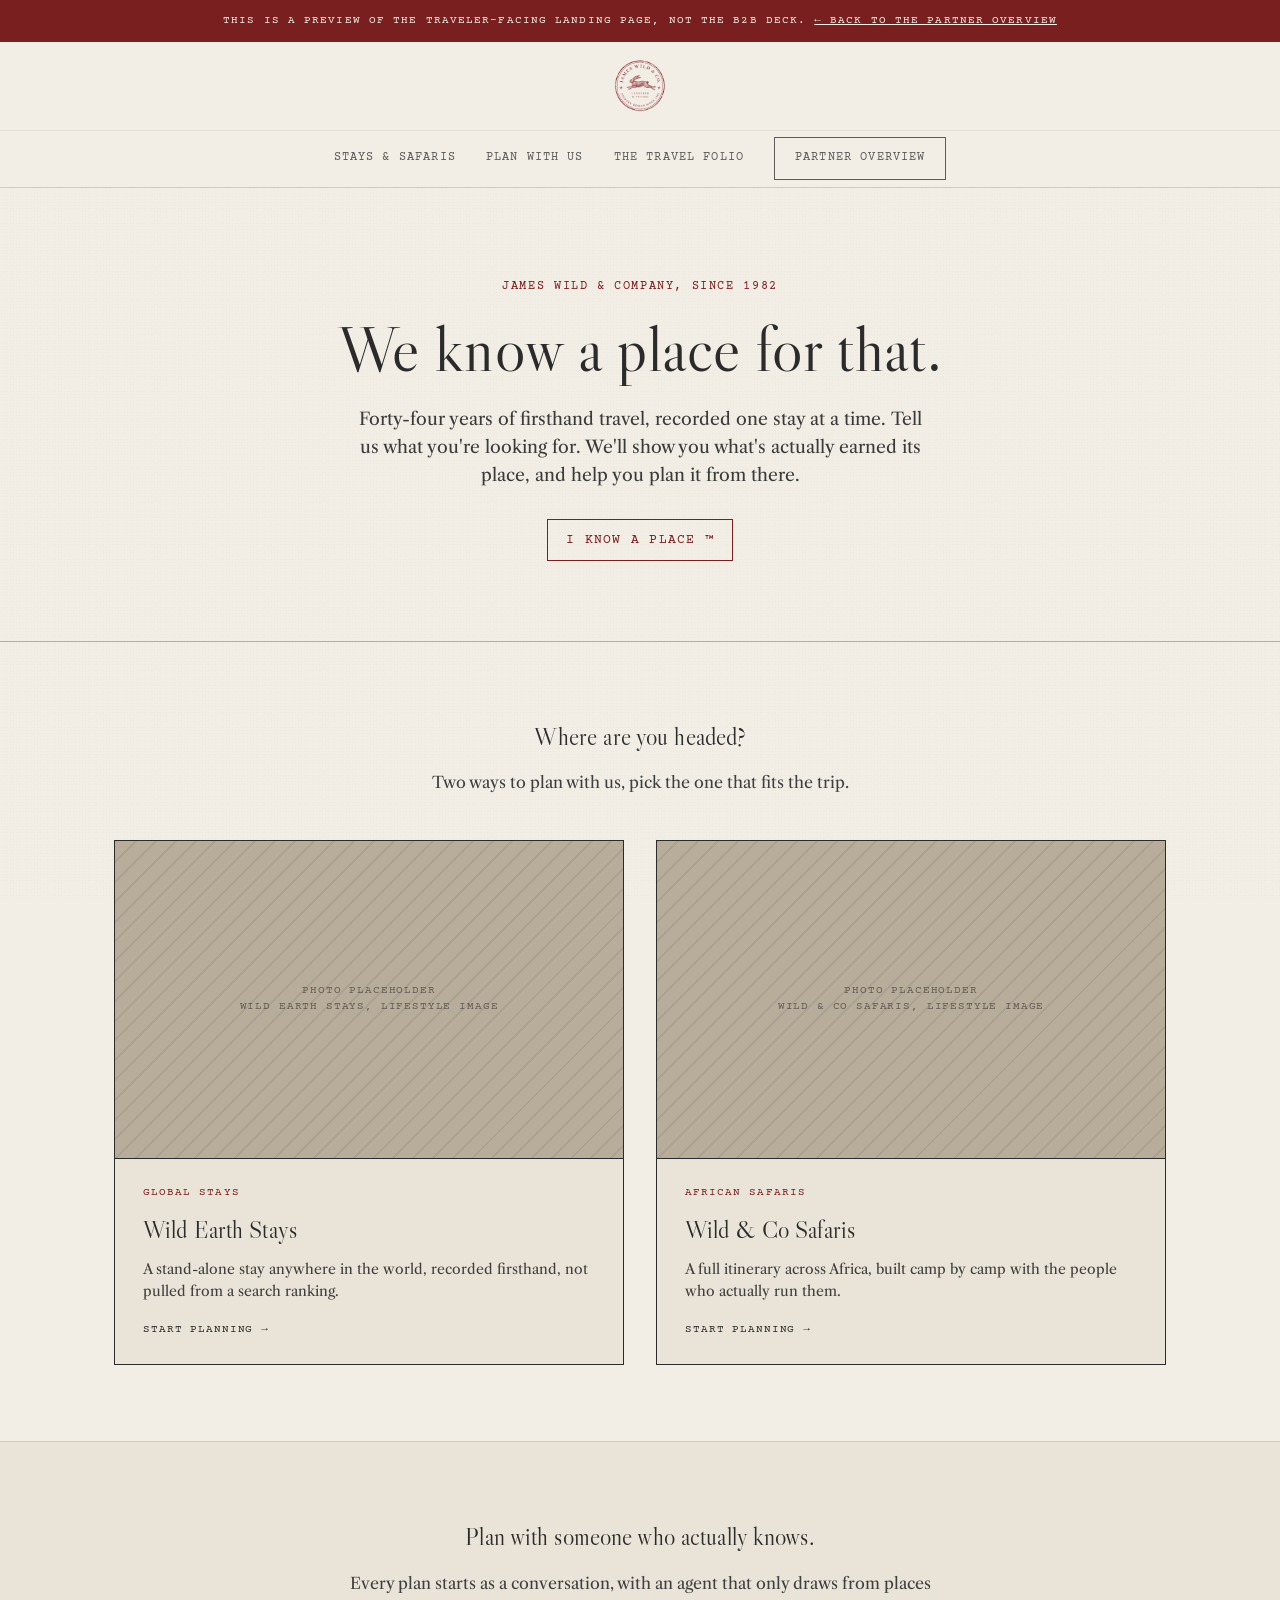
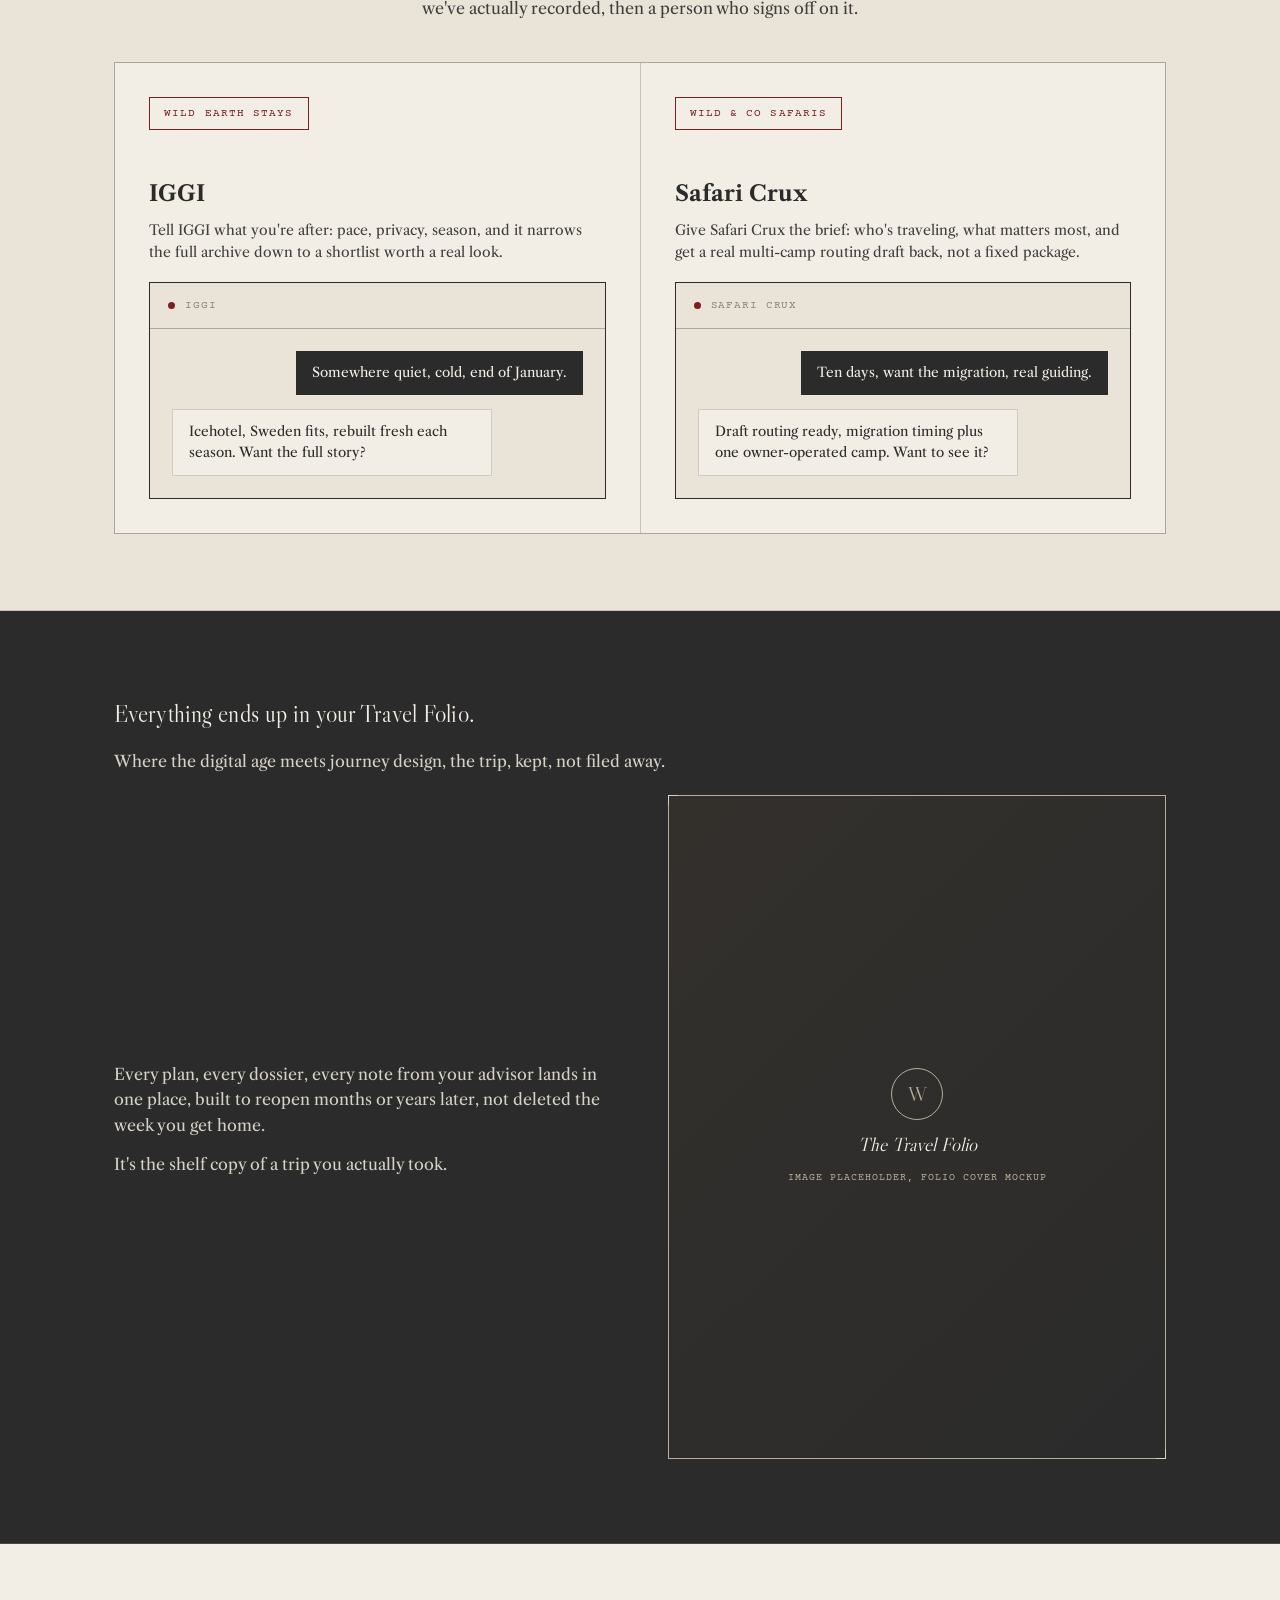
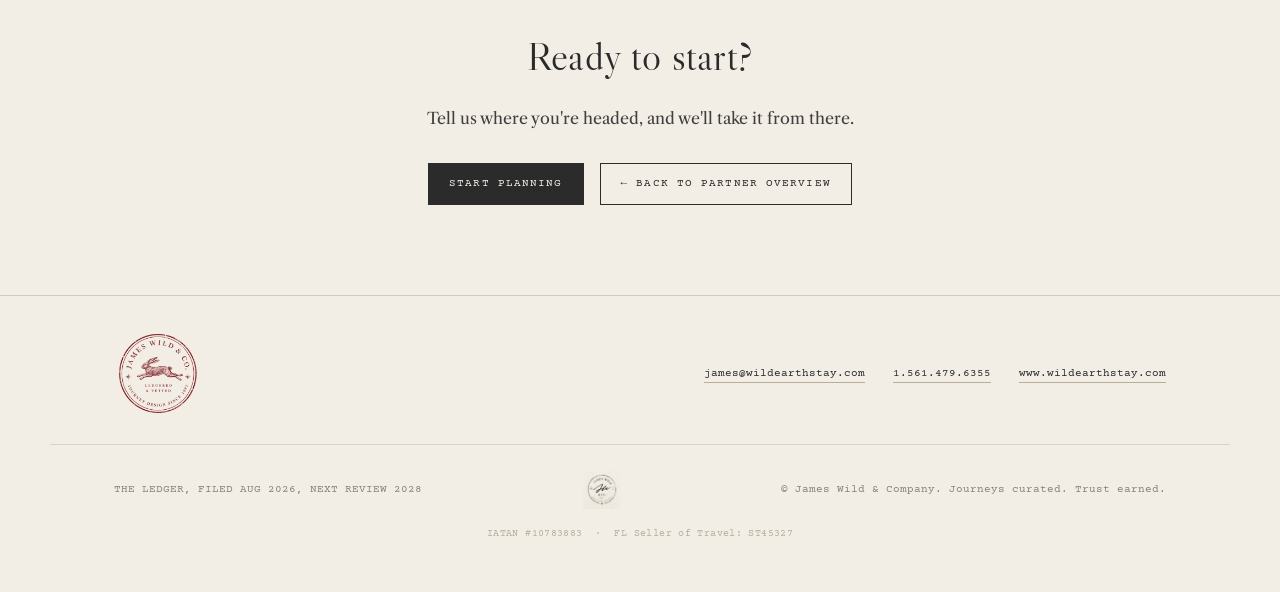
<file: traveler-preview.html>
<!DOCTYPE html>
<html lang="en">
<head>
<meta charset="UTF-8">
<meta name="viewport" content="width=device-width, initial-scale=1.0">
<title>Traveler Landing Page Preview: James Wild &amp; Company</title>
<meta name="description" content="A preview of the traveler-facing landing page for James Wild & Company.">
<link rel="icon" type="image/png" href="./assets/logo-seal.png">

<link rel="preconnect" href="https://fonts.googleapis.com">
<link rel="preconnect" href="https://fonts.gstatic.com" crossorigin>
<link href="https://fonts.googleapis.com/css2?family=Libre+Caslon+Display&family=Libre+Caslon+Text:ital,wght@0,400;0,700;1,400&family=Courier+Prime:ital,wght@0,400;0,700;1,400&family=Tangerine:wght@700&display=swap" rel="stylesheet">
<style>
:root{
    --paper:#F2EEE6;
    --paper-2:#EAE4D8;
    --stone:#D6D1C6;
    --sand:#B8AC9A;
    --clay:#8D8276;
    --charcoal:#2B2B2B;
    --oxblood:#7A1F1F;
    --oxblood-2:#5E1717;

    --display: 'Libre Caslon Display', 'Times New Roman', serif;
    --serif: 'Libre Caslon Text', Georgia, serif;
    --mono: 'Courier Prime', 'Courier New', monospace;
    --script: 'Tangerine', cursive;

    --max: 1180px;
    --edge: clamp(20px, 5vw, 72px);
    --rule: 1px solid rgba(43,43,43,0.18);
    --rule-strong: 1px solid rgba(43,43,43,0.32);
  }

  *{box-sizing:border-box;}
  html{scroll-behavior:smooth;}
  body{
    margin:0;
    background:var(--paper);
    color:var(--charcoal);
    font-family:var(--serif);
    font-size:16px;
    line-height:1.6;
    -webkit-font-smoothing:antialiased;
  }

  /* subtle paper grain */
  body::before{
    content:"";
    position:fixed; inset:0;
    pointer-events:none;
    z-index:0;
    opacity:0.5;
    background-image:
      radial-gradient(rgba(43,43,43,0.035) 1px, transparent 1px);
    background-size: 3px 3px;
    mix-blend-mode:multiply;
  }

  img{max-width:100%; display:block;}
  a{color:inherit;}

  .wrap{max-width:var(--max); margin:0 auto; padding:0 var(--edge); position:relative; z-index:1;}

  .eyebrow{
    font-family:var(--mono);
    text-transform:uppercase;
    letter-spacing:0.14em;
    font-size:11.5px;
    color:var(--oxblood);
  }

  h1,h2,h3{
    font-family:var(--display);
    font-weight:400;
    margin:0;
    letter-spacing:0.005em;
  }

  .hr{border:0; border-top:var(--rule); margin:0;}
  .hr-strong{border:0; border-top:var(--rule-strong); margin:0;}

  /* ---------- NAV ---------- */
    .navTop{
    display:flex; justify-content:center; align-items:center;
    padding:16px 0;
    border-bottom:1px solid rgba(43,43,43,0.08);
  }
  .navTop img{height:56px; width:auto; display:block;}

header.site{
    position:sticky; top:0; z-index:50;
    background:rgba(242,238,230,0.92);
    backdrop-filter:blur(6px);
    border-bottom:var(--rule);
  }
  .nav{
    max-width:var(--max); margin:0 auto; padding:0 var(--edge);
    display:flex; align-items:center; justify-content:center;
    height:56px; position:relative;
  }
  .brand-mark{
    display:flex; align-items:center; gap:11px;
    text-decoration:none;
  }
  .brand-mark .coin{
    width:32px; height:32px; border-radius:50%;
    border:1.4px solid var(--charcoal);
    display:flex; align-items:center; justify-content:center;
    font-family:var(--display); font-size:15px; color:var(--charcoal);
    flex:none;
  }
  .brand-mark .word{
    font-family:var(--mono);
    font-size:12.5px;
    letter-spacing:0.13em;
    text-transform:uppercase;
    line-height:1.25;
    color:var(--charcoal);
  }
  .brand-mark .word b{display:block; font-weight:700;}

  nav.links{display:flex; align-items:center; gap:30px;}
  nav.links a{
    font-family:var(--mono);
    font-size:11.5px;
    letter-spacing:0.1em;
    text-transform:uppercase;
    text-decoration:none;
    color:var(--charcoal);
    opacity:0.75;
    transition:opacity .2s ease;
    white-space:nowrap;
  }
  nav.links a:hover{opacity:1;}
  .btn{
    font-family:var(--mono);
    font-size:11px;
    letter-spacing:0.1em;
    text-transform:uppercase;
    text-decoration:none;
    color:var(--paper);
    background:var(--charcoal);
    padding:11px 20px;
    border:1px solid var(--charcoal);
    white-space:nowrap;
    transition:background .2s ease, color .2s ease;
  }
  .btn:hover{background:var(--oxblood); border-color:var(--oxblood);}
  .btn.outline{
    background:transparent; color:var(--charcoal);
  }
  .btn.outline:hover{background:var(--charcoal); color:var(--paper);}
  .navToggle{display:none; position:absolute; right:var(--edge); top:50%; transform:translateY(-50%);}

  /* ---------- FOUNDER WELCOME ---------- */
  .welcome{
    padding:64px 0 76px;
    border-bottom:var(--rule-strong);
    background:var(--paper-2);
  }
  .welcome .locale{
    font-family:var(--mono); font-size:11px; letter-spacing:0.14em; text-transform:uppercase;
    color:var(--oxblood); margin-bottom:10px;
  }
  .welcome .grid{
    display:grid; grid-template-columns:0.82fr 1.18fr; gap:56px; align-items:center;
  }
  .welcome .frame{
    border:1.4px solid var(--charcoal);
    background:var(--stone);
    padding:14px;
  }
  .welcome .frame .photo{
    aspect-ratio:4/5;
    background:
      repeating-linear-gradient(135deg, rgba(43,43,43,0.08) 0 2px, transparent 2px 14px),
      var(--sand);
    display:flex; align-items:center; justify-content:center; text-align:center;
    border:1px solid rgba(43,43,43,0.25);
  }
  .welcome .frame .photo span{
    font-family:var(--mono); font-size:11px; letter-spacing:0.08em; text-transform:uppercase;
    color:var(--charcoal); opacity:0.65; max-width:70%;
  }
  .welcome .frame .cap{
    margin-top:12px; text-align:center; font-family:var(--mono); font-size:11px; color:var(--clay);
  }
  .welcome .frame .cap b{display:block; color:var(--charcoal); font-family:var(--serif); font-weight:700; font-size:13px; margin-bottom:2px;}

  .welcome blockquote{
    margin:0; font-family:var(--display); font-style:italic;
    font-size:clamp(24px, 3.1vw, 36px); line-height:1.32; color:var(--charcoal);
  }
  .welcome .attrib{
    margin-top:18px; display:flex; align-items:center; gap:14px;
  }
  .welcome .attrib .sig{font-family:var(--script); font-size:32px; color:var(--oxblood);}
  .welcome .attrib .role{font-family:var(--mono); font-size:11px; color:var(--clay); letter-spacing:0.04em;}
  .welcome .attrib .role b{display:block; color:var(--charcoal); font-family:var(--serif); font-weight:700; font-size:13px; font-style:normal;}

  .welcome .lede{
    margin-top:30px; padding-top:26px; border-top:var(--rule);
    font-size:17px; color:#333; max-width:52ch;
  }
  .welcome .tagline{
    margin-top:22px;
    display:inline-flex; align-items:center; gap:10px;
    font-family:var(--mono); font-size:12px; letter-spacing:0.1em; text-transform:uppercase;
    color:var(--oxblood); border:1px solid var(--oxblood); padding:9px 16px;
  }

  .welcome .contactRow{
    margin-top:30px; display:flex; gap:34px; flex-wrap:wrap;
  }
  .welcome .contactRow div{font-family:var(--mono); font-size:11px; color:var(--clay);}
  .welcome .contactRow strong{display:block; font-family:var(--serif); font-size:14.5px; color:var(--charcoal); font-weight:700; margin-top:3px;}
  .welcome .contactRow a{text-decoration:none; color:var(--charcoal); border-bottom:1px solid var(--sand);}
  .welcome .contactRow a:hover{border-color:var(--charcoal);}

  @media (max-width: 880px){
    .welcome .grid{grid-template-columns:1fr; gap:28px;}
    .welcome .frame{max-width:260px; margin:0 auto;}
  }

  /* ---------- PLATFORMS ---------- */
  .platforms{padding:84px 0; border-bottom:var(--rule);}
  .platformGrid{
    display:grid; grid-template-columns:1fr 1fr; gap:1px;
    background:rgba(43,43,43,0.18); border:var(--rule); margin-top:44px;
  }
  .platformCard{background:var(--paper); padding:40px;}
  .platformCard .region{
    font-family:var(--mono); font-size:11px; letter-spacing:0.1em; text-transform:uppercase;
    color:var(--oxblood); margin-bottom:16px;
  }
  .platformCard h3{font-size:26px; margin-bottom:8px;}
  .platformCard .tag{font-family:var(--serif); font-style:italic; font-size:16px; color:var(--clay); margin-bottom:20px;}
  .platformCard p{color:#333; margin:0 0 18px;}
  .platformCard .who{
    border-top:var(--rule); padding-top:16px; margin-top:20px;
    font-family:var(--mono); font-size:11.5px; color:var(--clay);
  }
  .platformCard .who b{display:block; font-family:var(--serif); font-weight:700; font-size:14px; color:var(--charcoal); font-style:normal; margin-bottom:4px;}

  .selectivity{
    margin-top:56px; display:grid; grid-template-columns:1fr 1fr; gap:56px; align-items:start;
  }
  .selectivity .stat3{display:flex; gap:0; border:var(--rule); margin-top:0;}
  .selectivity .stat3 div{flex:1; padding:22px 18px; text-align:center; border-right:var(--rule);}
  .selectivity .stat3 div:last-child{border-right:none;}
  .selectivity .stat3 .n{font-family:var(--display); font-size:32px; display:block;}
  .selectivity .stat3 .l{font-family:var(--mono); font-size:10px; letter-spacing:0.08em; text-transform:uppercase; color:var(--clay); display:block; margin-top:6px;}

  @media (max-width: 880px){
    .platformGrid{grid-template-columns:1fr;}
    .selectivity{grid-template-columns:1fr; gap:28px;}
  }

  /* ---------- SECTION SCAFFOLD ---------- */
  section{position:relative; z-index:1;}
  .entry{
    display:flex; align-items:baseline; gap:14px;
    margin-bottom:28px;
  }
  .entry .no{
    font-family:var(--mono); font-size:12px; letter-spacing:0.08em;
    color:var(--oxblood); border:1px solid var(--oxblood);
    padding:3px 9px;
  }
  .entry .label{
    font-family:var(--mono); font-size:11.5px; letter-spacing:0.14em;
    text-transform:uppercase; color:var(--clay);
  }

  .reveal{opacity:0; transform:translateY(18px); transition:opacity .7s ease, transform .7s ease;}
  .reveal.in{opacity:1; transform:translateY(0);}

  /* ---------- HERO ---------- */
  .hero{padding:88px 0 76px; overflow:hidden;}
  .hero .grid{
    display:grid; grid-template-columns:1.25fr 0.85fr; gap:56px; align-items:center;
  }
  .hero-stamp{
    position:absolute; top:26px; right:var(--edge);
    width:118px; opacity:0.92;
  }
  .hero h1{
    font-size:clamp(38px, 5vw, 62px);
    line-height:1.06;
    max-width:14ch;
  }
  .hero h1 em{font-style:italic; color:var(--oxblood);}
  .hero .sub{
    margin-top:22px;
    font-size:17px;
    max-width:46ch;
    color:#3a3a3a;
  }
  .hero .meta{
    margin-top:34px;
    display:flex; gap:36px; flex-wrap:wrap;
  }
  .hero .meta div{font-family:var(--mono); font-size:11px; color:var(--clay);}
  .hero .meta strong{display:block; font-family:var(--serif); font-size:14px; color:var(--charcoal); font-weight:700; margin-top:3px;}
  .hero .ctaRow{margin-top:38px; display:flex; gap:14px; flex-wrap:wrap;}

  .hero-visual{
    position:relative;
    border:var(--rule-strong);
    background:var(--paper-2);
    padding:26px;
  }
  .hero-visual img{filter:sepia(6%);}
  .hero-visual .cap{
    margin-top:14px; font-family:var(--mono); font-size:10.5px; color:var(--clay);
    display:flex; justify-content:space-between;
  }

  /* ---------- QUOTE BAND ---------- */
  .quoteBand{
    background:var(--charcoal); color:var(--paper);
    padding:64px 0;
  }
  .quoteBand blockquote{
    margin:0; font-family:var(--display); font-style:italic;
    font-size:clamp(24px, 3vw, 34px); line-height:1.4; max-width:820px;
  }
  .quoteBand cite{
    display:block; margin-top:22px; font-family:var(--mono); font-size:12px;
    letter-spacing:0.08em; color:var(--sand); font-style:normal;
  }

  /* ---------- GENERIC SECTION ---------- */
  .section{padding:84px 0; border-bottom:var(--rule);}
  .section .head{max-width:640px; margin-bottom:48px;}
  .section h2{font-size:clamp(28px,3.4vw,40px); line-height:1.15;}
  .section .head p{margin-top:16px; font-size:16px; color:#3f3f3f; max-width:56ch;}

  /* two column brief */
  .briefGrid{display:grid; grid-template-columns:1.1fr 0.9fr; gap:64px;}
  .briefGrid .col p{margin:0 0 16px; color:#333;}
  .briefGrid .callout{
    border-left:3px solid var(--oxblood);
    padding-left:20px; margin-top:28px;
  }
  .briefGrid .callout p{font-style:italic; font-family:var(--display); font-size:19px; color:var(--charcoal); margin:0;}

  /* logo showcase */
  .logoGrid{
    display:grid; grid-template-columns:1fr 1fr; gap:1px;
    background:rgba(43,43,43,0.18);
    border:var(--rule);
  }
  .logoCard{background:var(--paper); padding:44px; display:flex; flex-direction:column; align-items:center; text-align:center;}
  .logoCard img{max-width:220px; margin:0 auto;}
  .logoCard .tag{
    margin-top:24px; font-family:var(--mono); font-size:11px; letter-spacing:0.08em;
    text-transform:uppercase; color:var(--clay);
  }
  .logoCard .tag b{display:block; color:var(--charcoal); font-family:var(--serif); font-size:14px; font-style:normal; font-weight:700; letter-spacing:0; text-transform:none; margin-bottom:4px;}

  /* palette */
  .paletteRow{display:grid; grid-template-columns:repeat(6,1fr); gap:0; border:var(--rule); margin-bottom:56px;}
  .swatch{aspect-ratio:1; position:relative; border-right:var(--rule);}
  .swatch:last-child{border-right:none;}
  .swatch .lbl{
    position:absolute; left:12px; bottom:12px; font-family:var(--mono); font-size:10.5px;
  }
  .swatch.c1{background:#F2EEE6; color:#2B2B2B;}
  .swatch.c2{background:#D6D1C6; color:#2B2B2B;}
  .swatch.c3{background:#B8AC9A; color:#2B2B2B;}
  .swatch.c4{background:#8D8276; color:#F2EEE6;}
  .swatch.c5{background:#2B2B2B; color:#F2EEE6;}
  .swatch.c6{background:#7A1F1F; color:#F2EEE6;}

  .typeGrid{display:grid; grid-template-columns:1fr 1fr; gap:56px;}
  .typeSpec{}
  .typeSpec .name{font-family:var(--mono); font-size:11px; letter-spacing:0.1em; text-transform:uppercase; color:var(--oxblood); margin-bottom:10px;}
  .typeSpec .big{font-family:var(--display); font-size:44px; line-height:1.1; margin-bottom:10px;}
  .typeSpec.mono .big{font-family:var(--mono); font-size:26px;}
  .typeSpec .use{font-family:var(--mono); font-size:12px; color:var(--clay);}

  /* full width image block */
  .plate{border:var(--rule-strong); background:var(--paper-2); padding:18px;}
  .plate img{width:100%;}
  .plateCap{
    display:flex; justify-content:space-between; gap:20px; flex-wrap:wrap;
    margin-top:16px; font-family:var(--mono); font-size:11px; color:var(--clay);
  }

  /* kill list */
  .killWrap{
    background:var(--charcoal); color:var(--paper); padding:56px var(--edge);
  }
  .killWrap .head2{max-width:640px; margin-bottom:36px;}
  .killWrap h2{color:var(--paper);}
  .killWrap .head2 p{color:var(--stone);}
  .killGrid{
    display:grid; grid-template-columns:repeat(2, 1fr); gap:10px 40px;
    font-family:var(--mono); font-size:13.5px; color:var(--stone);
  }
  .killGrid li{list-style:none; display:flex; gap:10px; padding:8px 0; border-bottom:1px solid rgba(242,238,230,0.12);}
  .killGrid li::before{content:"✕"; color:var(--oxblood); font-weight:700; flex:none;}
  .killWrap ul{margin:0; padding:0;}

  /* case study */
  .caseHead{display:flex; justify-content:space-between; align-items:flex-end; flex-wrap:wrap; gap:20px; margin-bottom:36px;}
  .caseHead .stat{text-align:right; font-family:var(--mono); font-size:11px; color:var(--clay);}
  .caseHead .stat strong{display:block; font-family:var(--serif); font-size:15px; color:var(--charcoal); font-weight:700;}

  .caseCols{display:grid; grid-template-columns:1fr 1fr; gap:28px; margin-top:36px;}
  .caseCols .colHead{
    font-family:var(--mono); font-size:11px; letter-spacing:0.12em; text-transform:uppercase;
    padding-bottom:12px; margin-bottom:16px; border-bottom:var(--rule-strong);
  }
  .caseCols .colHead.after{color:var(--oxblood);}

  /* CTA / close */
  .close{
    padding:92px 0 40px;
    text-align:center;
  }
  .close .stampMark{
    width:120px; margin:0 auto 26px;
    border:1.4px solid var(--charcoal); border-radius:50%;
    aspect-ratio:1; display:flex; align-items:center; justify-content:center; flex-direction:column;
  }
  .close .stampMark span{font-family:var(--mono); font-size:9px; letter-spacing:0.1em;}
  .close .stampMark .W{font-family:var(--display); font-size:30px;}
  .close h2{font-size:clamp(30px,4vw,46px); max-width:18ch; margin:0 auto;}
  .close .sub{max-width:52ch; margin:20px auto 36px; color:#3f3f3f;}
  .close .ctaRow{display:flex; gap:16px; justify-content:center; flex-wrap:wrap;}

  footer.site{
    padding:34px 0 50px;
    border-top:var(--rule);
  }
  .footGrid{
    display:flex; justify-content:space-between; align-items:center; flex-wrap:wrap; gap:16px;
    font-family:var(--mono); font-size:11px; color:var(--clay);
  }
  .footGrid .sig img{height:38px; width:auto; display:block; margin:0 auto;}

  /* form-ish contact card */
  .contactCard{
    border:var(--rule-strong); background:var(--paper-2); padding:34px;
    max-width:520px; margin:0 auto;
    text-align:left;
  }
  .contactCard .row{display:flex; justify-content:space-between; padding:9px 0; border-bottom:1px solid rgba(43,43,43,0.14); font-family:var(--mono); font-size:12px;}
  .contactCard .row:last-child{border-bottom:none;}
  .contactCard .row span:first-child{color:var(--clay);}
  .contactCard .row span:last-child{color:var(--charcoal); font-weight:700;}

  /* mobile */
  @media (max-width: 880px){
    .hero .grid{grid-template-columns:1fr;}
    .hero-stamp{display:none;}
    .briefGrid{grid-template-columns:1fr; gap:30px;}
    .logoGrid{grid-template-columns:1fr;}
    .paletteRow{grid-template-columns:repeat(3,1fr);}
    .typeGrid{grid-template-columns:1fr; gap:30px;}
    .killGrid{grid-template-columns:1fr;}
    .caseCols{grid-template-columns:1fr;}
    nav.links{display:none;}
    .navToggle{display:block; background:none; border:1px solid var(--charcoal); color:var(--charcoal); font-family:var(--mono); font-size:11px; padding:8px 12px; letter-spacing:.08em; text-transform:uppercase;}
    .footGrid{flex-direction:column; text-align:center;}
  }

  @media (prefers-reduced-motion: reduce){
    html{scroll-behavior:auto;}
    .reveal{opacity:1; transform:none; transition:none;}
  }

  /* ================= LANDING - PLATFORM CHOOSER ================= */
  .chooser{padding:70px 0 100px;}
  .chooser .head{max-width:640px; margin-bottom:8px;}
  .chooser .head p{margin-top:16px; font-size:16px; color:#3f3f3f; max-width:56ch;}
  .chooserGrid{
    display:grid; grid-template-columns:1fr 1fr; gap:1px;
    background:rgba(43,43,43,0.18); border:var(--rule); margin-top:44px;
  }
  .offerCard{
    background:var(--paper); padding:48px 40px; text-decoration:none; color:inherit;
    display:flex; flex-direction:column; min-height:380px;
    transition:background .25s ease;
    position:relative;
  }
  .offerCard:hover{background:var(--paper-2);}
  .offerCard .region{
    font-family:var(--mono); font-size:11px; letter-spacing:0.1em; text-transform:uppercase;
    color:var(--oxblood); margin-bottom:18px;
  }
  .offerCard h3{font-size:30px; margin-bottom:10px;}
  .offerCard .tag{font-family:var(--serif); font-style:italic; font-size:16px; color:var(--clay); margin-bottom:22px;}
  .offerCard p{color:#333; margin:0; flex:1;}
  .offerCard .go{
    margin-top:28px; display:inline-flex; align-items:center; gap:10px;
    font-family:var(--mono); font-size:11.5px; letter-spacing:0.1em; text-transform:uppercase;
    color:var(--charcoal); padding-top:18px; border-top:var(--rule);
  }
  .offerCard .go::after{content:"→"; transition:transform .2s ease;}
  .offerCard:hover .go::after{transform:translateX(5px);}
  .offerCard .bignum{
    position:absolute; top:40px; right:40px;
    font-family:var(--display); font-size:15px; color:var(--sand);
  }

  .otherLink{
    margin-top:36px; text-align:center;
  }
  .otherLink a{
    font-family:var(--mono); font-size:11.5px; letter-spacing:0.1em; text-transform:uppercase;
    color:var(--clay); text-decoration:none; border-bottom:1px solid var(--sand);
  }
  .otherLink a:hover{color:var(--charcoal); border-color:var(--charcoal);}

  @media (max-width:880px){
    .chooserGrid{grid-template-columns:1fr;}
  }

  /* ================= PLATFORM PAGE ================= */
  .platHero{padding:70px 0 60px; border-bottom:var(--rule-strong);}
  .platHero .region{font-family:var(--mono); font-size:11.5px; letter-spacing:0.14em; text-transform:uppercase; color:var(--oxblood); margin-bottom:16px;}
  .platHero h1{font-size:clamp(36px,5vw,58px); line-height:1.08; max-width:16ch;}
  .platHero .tag{font-family:var(--display); font-style:italic; font-size:20px; color:var(--clay); margin-top:16px;}
  .platHero .sub{margin-top:22px; font-size:17px; max-width:56ch; color:#3a3a3a;}
  .platHero .backLink{
    display:inline-flex; align-items:center; gap:8px; margin-bottom:26px;
    font-family:var(--mono); font-size:11px; letter-spacing:0.08em; text-transform:uppercase;
    color:var(--clay); text-decoration:none;
  }
  .platHero .backLink:hover{color:var(--charcoal);}

  .twoColSection{padding:80px 0; border-bottom:var(--rule);}
  .twoColSection .head{max-width:640px; margin-bottom:44px;}
  .twoColSection .head p{margin-top:16px; font-size:16px; color:#3f3f3f; max-width:58ch;}
  .why-grid{display:grid; grid-template-columns:repeat(3,1fr); gap:1px; background:rgba(43,43,43,0.18); border:var(--rule);}
  .why-card{background:var(--paper); padding:32px;}
  .why-card .k{font-family:var(--mono); font-size:11px; letter-spacing:0.08em; text-transform:uppercase; color:var(--oxblood); margin-bottom:12px;}
  .why-card h4{font-family:var(--display); font-weight:400; font-size:19px; margin:0 0 10px;}
  .why-card p{margin:0; font-size:14.5px; color:#3f3f3f;}

  .criteriaList{margin-top:36px; border-top:var(--rule-strong);}
  .criteriaList .row{
    display:grid; grid-template-columns:1fr 3fr; gap:24px; padding:20px 0; border-bottom:var(--rule);
  }
  .criteriaList .row .n{font-family:var(--mono); font-size:12px; color:var(--oxblood);}
  .criteriaList .row .t{font-family:var(--serif); font-weight:700; font-size:15.5px; margin-bottom:4px;}
  .criteriaList .row .d{color:#3f3f3f; font-size:14.5px; margin:0;}

  .launchBand{background:var(--charcoal); color:var(--paper); padding:64px var(--edge);}
  .launchBand .wrap{padding:0;}
  .launchBand .head p{color:var(--stone);}
  .launchBand h2{color:var(--paper);}
  .launchGrid{display:grid; grid-template-columns:repeat(3,1fr); gap:34px; margin-top:36px;}
  .launchCard .tag2{font-family:var(--mono); font-size:10.5px; letter-spacing:0.1em; text-transform:uppercase; color:var(--sand); border:1px solid var(--sand); display:inline-block; padding:4px 10px; margin-bottom:14px;}
  .launchCard h4{font-family:var(--display); font-weight:400; font-size:19px; margin:0 0 8px; color:var(--paper);}
  .launchCard p{margin:0; font-size:14px; color:var(--stone);}

  .bioSection{padding:84px 0; border-bottom:var(--rule);}
  .bioGrid{display:grid; grid-template-columns:0.8fr 1.2fr; gap:56px; align-items:center;}
  .bioGrid .frame{border:1.4px solid var(--charcoal); background:var(--stone); padding:14px;}
  .bioGrid .frame .photo{
    aspect-ratio:4/5;
    background:repeating-linear-gradient(135deg, rgba(43,43,43,0.08) 0 2px, transparent 2px 14px), var(--sand);
    display:flex; align-items:center; justify-content:center; text-align:center;
    border:1px solid rgba(43,43,43,0.25);
  }
  .bioGrid .frame .photo span{font-family:var(--mono); font-size:11px; letter-spacing:0.08em; text-transform:uppercase; color:var(--charcoal); opacity:0.65; max-width:70%;}
  .bioGrid .frame .cap{margin-top:12px; text-align:center; font-family:var(--mono); font-size:11px; color:var(--clay);}
  .bioGrid .frame .cap b{display:block; color:var(--charcoal); font-family:var(--serif); font-weight:700; font-size:13px; margin-bottom:2px;}
  .bioGrid .yearsStat{
    display:inline-flex; align-items:baseline; gap:10px; margin-bottom:18px;
  }
  .bioGrid .yearsStat .n{font-family:var(--display); font-size:52px; color:var(--oxblood); line-height:1;}
  .bioGrid .yearsStat .l{font-family:var(--mono); font-size:11px; letter-spacing:0.08em; text-transform:uppercase; color:var(--clay);}
  .bioGrid p{color:#333; margin:0 0 14px;}

  .platCTA{padding:80px 0 90px; text-align:center;}
  .platCTA h2{font-size:clamp(28px,3.6vw,40px); max-width:20ch; margin:0 auto;}
  .platCTA .sub{max-width:52ch; margin:18px auto 32px; color:#3f3f3f;}
  .platCTA .ctaRow{display:flex; gap:16px; justify-content:center; flex-wrap:wrap;}
  .platCTA .contactRow{margin-top:34px; display:flex; gap:34px; justify-content:center; flex-wrap:wrap;}
  .platCTA .contactRow div{font-family:var(--mono); font-size:11px; color:var(--clay);}
  .platCTA .contactRow strong{display:block; font-family:var(--serif); font-size:14.5px; color:var(--charcoal); font-weight:700; margin-top:3px;}
  .platCTA .contactRow a{text-decoration:none; color:var(--charcoal); border-bottom:1px solid var(--sand);}

  @media (max-width:880px){
    .why-grid{grid-template-columns:1fr;}
    .launchGrid{grid-template-columns:1fr;}
    .bioGrid{grid-template-columns:1fr; gap:28px;}
    .bioGrid .frame{max-width:260px; margin:0 auto;}
    .criteriaList .row{grid-template-columns:1fr;}
  }

  /* ================= TEXTURE & NATIVE ARCHIVE COMPONENTS ================= */

  /* richer paper grain, layered */
  body::before{
    background-image:
      radial-gradient(rgba(43,43,43,0.045) 1px, transparent 1px),
      radial-gradient(rgba(43,43,43,0.02) 1px, transparent 1px);
    background-size: 3px 3px, 7px 7px;
    background-position: 0 0, 2px 3px;
  }

  /* faint rotated watermark stamp, used as background texture */
  .watermark{
    position:absolute; z-index:0; pointer-events:none;
    color:var(--charcoal); opacity:0.045;
    width:340px; height:340px;
  }
  .watermark svg{width:100%; height:100%; display:block;}

  /* ledger section divider - double rule with center mark */
  .ledgerDivider{
    display:flex; align-items:center; gap:14px;
    padding:0 var(--edge); max-width:var(--max); margin:0 auto;
  }
  .ledgerDivider::before, .ledgerDivider::after{content:""; flex:1; border-top:var(--rule); position:relative;}
  .ledgerDivider .mark{
    width:7px; height:7px; border:1px solid var(--clay); transform:rotate(45deg); flex:none;
  }

  /* corner tick marks on cards - archival dossier feel */
  .ticked{position:relative;}
  .ticked::before, .ticked::after{
    content:""; position:absolute; width:9px; height:9px;
    border-color:var(--clay); opacity:0.55; pointer-events:none;
  }
  .ticked::before{top:-1px; left:-1px; border-top:1px solid; border-left:1px solid;}
  .ticked::after{bottom:-1px; right:-1px; border-bottom:1px solid; border-right:1px solid;}

  /* inline stamp SVG coloring */
  .stampGraphic{color:var(--oxblood);}
  .stampGraphic.charcoal{color:var(--charcoal);}
  .stampGraphic.sand{color:var(--sand);}

  /* ---- Ledger Entry Card (native, replaces screenshot mockups) ---- */
  .ledgerCard{
    background:var(--paper-2); border:1.4px solid var(--charcoal);
    padding:32px; position:relative;
  }
  .ledgerCard .lc-head{display:flex; justify-content:space-between; align-items:center; margin-bottom:18px;}
  .ledgerCard .lc-entry{font-family:var(--mono); font-size:11px; letter-spacing:0.1em; color:var(--oxblood); border:1px solid var(--oxblood); padding:3px 9px;}
  .ledgerCard .lc-status{font-family:var(--mono); font-size:10px; letter-spacing:0.1em; text-transform:uppercase; color:var(--clay);}
  .ledgerCard .lc-title{font-size:28px; margin-bottom:4px;}
  .ledgerCard .lc-loc{font-family:var(--mono); font-size:11.5px; color:var(--clay); margin-bottom:20px;}
  .ledgerCard .lc-rule{border-top:var(--rule); margin-bottom:18px;}
  .ledgerCard .lc-rows{display:grid; grid-template-columns:repeat(3,1fr); gap:16px; margin-bottom:22px;}
  .ledgerCard .lc-rows div{font-family:var(--mono); font-size:10.5px; color:var(--clay);}
  .ledgerCard .lc-rows b{display:block; font-family:var(--serif); font-weight:700; font-size:14px; color:var(--charcoal); margin-top:3px;}
  .ledgerCard .lc-quote{
    font-family:var(--display); font-style:italic; font-size:16px; line-height:1.5; color:var(--charcoal);
    border-left:2px solid var(--oxblood); padding-left:16px;
  }
  .ledgerCard .lc-stampWrap{position:absolute; top:24px; right:24px; width:78px; height:78px;}

  /* ---- Ledger Lanes - native 4-card grid ---- */
  .lanesGrid{display:grid; grid-template-columns:repeat(4,1fr); gap:1px; background:rgba(43,43,43,0.18); border:var(--rule);}
  .laneCard{background:var(--paper); padding:28px 22px;}
  .laneCard .ln{font-family:var(--mono); font-size:10.5px; color:var(--oxblood); margin-bottom:10px;}
  .laneCard h4{font-family:var(--display); font-weight:400; font-size:18px; margin:0 0 10px;}
  .laneCard p{margin:0; font-size:13.5px; color:#3f3f3f;}

  /* ---- Ship's log strip - native route/timeline ---- */
  .shipsLog{margin-top:8px;}
  .shipsLog .route{
    display:flex; align-items:flex-start; overflow-x:auto; gap:0; padding-bottom:6px;
  }
  .shipsLog .stop{flex:none; width:132px; text-align:center; position:relative; padding-top:22px;}
  .shipsLog .stop::before{
    content:""; position:absolute; top:6px; left:50%; width:9px; height:9px;
    background:var(--paper); border:1.4px solid var(--oxblood); border-radius:50%; transform:translateX(-50%);
  }
  .shipsLog .stop::after{
    content:""; position:absolute; top:10px; left:0; right:0; border-top:1px dashed var(--sand); z-index:-1;
  }
  .shipsLog .stop:first-child::after{left:50%;}
  .shipsLog .stop:last-child::after{right:50%;}
  .shipsLog .stop .day{font-family:var(--mono); font-size:9.5px; color:var(--clay); letter-spacing:0.06em;}
  .shipsLog .stop .place{font-family:var(--serif); font-weight:700; font-size:13px; color:var(--charcoal); margin-top:4px;}

  .fieldNote{
    background:var(--paper-2); border:1px solid rgba(43,43,43,0.2); border-left:2.5px solid var(--oxblood);
    padding:22px 26px; font-family:var(--display); font-style:italic; font-size:17px; line-height:1.55; color:var(--charcoal);
  }
  .fieldNote cite{display:block; margin-top:14px; font-family:var(--mono); font-style:normal; font-size:11px; color:var(--clay);}

  @media (max-width:880px){
    .lanesGrid{grid-template-columns:1fr 1fr;}
    .ledgerCard .lc-rows{grid-template-columns:1fr; gap:10px;}
    .watermark{display:none;}
  }

  /* ================= GENERIC IMAGE PLACEHOLDER ================= */
  .imgPlaceholder{border:1.4px solid var(--charcoal); background:var(--stone); padding:12px;}
  .imgPlaceholder .ph{
    aspect-ratio:var(--ar,4/3);
    background:repeating-linear-gradient(135deg, rgba(43,43,43,0.08) 0 2px, transparent 2px 14px), var(--sand);
    display:flex; align-items:center; justify-content:center; text-align:center;
    border:1px solid rgba(43,43,43,0.25);
  }
  .imgPlaceholder .ph span{font-family:var(--mono); font-size:10.5px; letter-spacing:0.08em; text-transform:uppercase; color:var(--charcoal); opacity:0.6; max-width:78%; line-height:1.5;}
  .imgPlaceholder .cap2{margin-top:10px; text-align:center; font-family:var(--mono); font-size:10.5px; color:var(--clay);}
  .imgPlaceholder .cap2 b{display:block; color:var(--charcoal); font-family:var(--serif); font-weight:700; font-size:12.5px; margin-bottom:2px;}

  /* ================= WHY NOW ================= */
  .whyNow{padding:70px 0; border-bottom:var(--rule); background:var(--paper-2);}
  .whyNow .grid2{display:grid; grid-template-columns:1fr 1fr; gap:56px; align-items:start;}
  .whyNow p{color:#333; margin:0 0 14px;}

  /* ================= OFFER LIST ================= */
  .offerList{display:grid; grid-template-columns:repeat(2,1fr); gap:1px; background:rgba(43,43,43,0.18); border:var(--rule); margin-top:36px;}
  .offerList .item{background:var(--paper); padding:26px 28px; display:flex; gap:16px; align-items:flex-start;}
  .offerList .item .ic{
    font-family:var(--mono); font-size:11px; color:var(--oxblood); border:1px solid var(--oxblood);
    width:26px; height:26px; display:flex; align-items:center; justify-content:center; flex:none;
  }
  .offerList .item h4{font-family:var(--display); font-weight:400; font-size:16.5px; margin:0 0 6px;}
  .offerList .item p{margin:0; font-size:13.5px; color:#3f3f3f;}

  /* ================= AGENT SECTION ================= */
  .agentSection{padding:84px 0; border-bottom:var(--rule);}
  .agentGrid{display:grid; grid-template-columns:0.85fr 1.15fr; gap:56px; align-items:center;}
  .agentBadge{
    display:inline-flex; align-items:center; gap:10px; font-family:var(--mono); font-size:11px;
    letter-spacing:0.1em; text-transform:uppercase; color:var(--oxblood); border:1px solid var(--oxblood);
    padding:7px 14px; margin-bottom:18px;
  }
  .agentGrid h3{font-size:30px; margin-bottom:6px;}
  .agentGrid .role{font-family:var(--display); font-style:italic; font-size:16px; color:var(--clay); margin-bottom:20px;}
  .agentGrid p{color:#333; margin:0 0 14px;}
  .agentSteps{margin-top:22px; display:flex; flex-direction:column; gap:0;}
  .agentSteps .st{display:flex; gap:16px; padding:14px 0; border-top:var(--rule);}
  .agentSteps .st:last-child{border-bottom:var(--rule);}
  .agentSteps .st .sn{font-family:var(--mono); font-size:11px; color:var(--oxblood); flex:none; width:22px;}
  .agentSteps .st .sd b{display:block; font-family:var(--serif); font-weight:700; font-size:14px; color:var(--charcoal); margin-bottom:2px;}
  .agentSteps .st .sd span{font-size:13.5px; color:#3f3f3f;}

  .chatMock{border:1.4px solid var(--charcoal); background:var(--paper-2);}
  .chatMock .cm-head{
    display:flex; align-items:center; gap:10px; padding:14px 18px; border-bottom:var(--rule-strong);
    font-family:var(--mono); font-size:11px; letter-spacing:0.08em; text-transform:uppercase; color:var(--clay);
  }
  .chatMock .cm-dot{width:7px; height:7px; border-radius:50%; background:var(--oxblood);}
  .chatMock .cm-body{padding:22px; display:flex; flex-direction:column; gap:14px;}
  .chatMock .bubble{max-width:78%; padding:12px 16px; font-size:13.5px; line-height:1.5;}
  .chatMock .bubble.agent{background:var(--paper); border:1px solid rgba(43,43,43,0.18); align-self:flex-start; font-family:var(--serif);}
  .chatMock .bubble.user{background:var(--charcoal); color:var(--paper); align-self:flex-end; font-family:var(--serif);}
  .chatMock .cm-foot{padding:14px 18px; border-top:var(--rule-strong); font-family:var(--mono); font-size:10.5px; color:var(--sand); background:var(--charcoal);}

  /* ================= TRAVEL FOLIO ================= */
  .folioSection{padding:84px 0; border-bottom:1px solid rgba(242,238,230,0.15); background:var(--charcoal); color:var(--paper);}
  .folioSection h2{color:var(--paper);}
  .folioSection .head p{color:var(--stone);}
  .folioGrid{display:grid; grid-template-columns:1fr 1fr; gap:56px; align-items:center; margin-top:20px;}
  .folioGrid p{color:var(--stone); margin:0 0 14px;}
  .folioBook{
    aspect-ratio:3/4; border:1.4px solid var(--sand); background:linear-gradient(135deg, #33302c, #2b2b2b);
    display:flex; flex-direction:column; align-items:center; justify-content:center; text-align:center; gap:10px;
    padding:30px;
  }
  .folioBook .fb-mark{width:52px; height:52px; border:1px solid var(--sand); border-radius:50%; display:flex; align-items:center; justify-content:center; font-family:var(--display); color:var(--sand); font-size:20px;}
  .folioBook .fb-title{font-family:var(--display); font-style:italic; font-size:19px; color:var(--paper);}
  .folioBook .fb-sub{font-family:var(--mono); font-size:10px; letter-spacing:0.1em; text-transform:uppercase; color:var(--sand);}
  .folioList{margin-top:20px; display:flex; flex-direction:column; gap:0;}
  .folioList .fi{display:flex; gap:14px; padding:12px 0; border-top:1px solid rgba(242,238,230,0.14);}
  .folioList .fi:last-child{border-bottom:1px solid rgba(242,238,230,0.14);}
  .folioList .fi b{font-family:var(--serif); font-size:14px; color:var(--paper); display:block; margin-bottom:2px;}
  .folioList .fi span{font-size:13px; color:var(--stone);}

  @media (max-width:880px){
    .whyNow .grid2{grid-template-columns:1fr;}
    .offerList{grid-template-columns:1fr;}
    .agentGrid{grid-template-columns:1fr; gap:30px;}
    .folioGrid{grid-template-columns:1fr; gap:30px;}
  }

  /* ================= TRAVELER PREVIEW PAGE ================= */
  .previewBanner{
    background:var(--oxblood); color:var(--paper); text-align:center; padding:12px var(--edge);
    font-family:var(--mono); font-size:11px; letter-spacing:0.1em; text-transform:uppercase;
  }
  .previewBanner a{color:var(--paper); text-decoration:underline;}

  .tHero{padding:90px 0 80px; text-align:center; border-bottom:var(--rule-strong);}
  .tHero .eyebrow2{font-family:var(--mono); font-size:11.5px; letter-spacing:0.14em; text-transform:uppercase; color:var(--oxblood); margin-bottom:18px;}
  .tHero h1{font-size:clamp(38px,5.5vw,64px); max-width:16ch; margin:0 auto; line-height:1.08;}
  .tHero .sub{max-width:52ch; margin:22px auto 0; font-size:17.5px; color:#3a3a3a;}
  .tHero .tagline{
    display:inline-flex; margin-top:30px; font-family:var(--mono); font-size:12.5px; letter-spacing:0.1em; text-transform:uppercase;
    color:var(--oxblood); border:1px solid var(--oxblood); padding:10px 18px;
  }

  .tChooser{padding:76px 0; border-bottom:var(--rule);}
  .tChooser .head{text-align:center; max-width:600px; margin:0 auto 44px;}
  .tGrid{display:grid; grid-template-columns:1fr 1fr; gap:32px;}
  .tCard{border:1.4px solid var(--charcoal); background:var(--paper-2); text-decoration:none; color:inherit; display:block;}
  .tCard .ph{aspect-ratio:16/10; background:repeating-linear-gradient(135deg, rgba(43,43,43,0.08) 0 2px, transparent 2px 14px), var(--sand); display:flex; align-items:center; justify-content:center; text-align:center; border-bottom:1.4px solid var(--charcoal);}
  .tCard .ph span{font-family:var(--mono); font-size:10.5px; letter-spacing:0.08em; text-transform:uppercase; color:var(--charcoal); opacity:0.6; max-width:70%;}
  .tCard .tc-body{padding:26px 28px;}
  .tCard .region2{font-family:var(--mono); font-size:10.5px; letter-spacing:0.1em; text-transform:uppercase; color:var(--oxblood); margin-bottom:10px;}
  .tCard h3{font-size:24px; margin-bottom:8px;}
  .tCard p{margin:0; color:#3f3f3f; font-size:14px;}
  .tCard .go2{margin-top:18px; font-family:var(--mono); font-size:11px; letter-spacing:0.08em; text-transform:uppercase; color:var(--charcoal);}

  .tAgents{padding:76px 0; border-bottom:var(--rule); background:var(--paper-2);}
  .tAgentGrid{display:grid; grid-template-columns:1fr 1fr; gap:1px; background:rgba(43,43,43,0.18); border:var(--rule); margin-top:40px;}
  .tAgentCard{background:var(--paper); padding:34px;}
  .tAgentCard .agentBadge{margin-bottom:16px;}
  .tAgentCard h4{font-size:22px; margin-bottom:8px;}
  .tAgentCard p{color:#3f3f3f; font-size:14px; margin:0 0 16px;}

  @media (max-width:880px){
    .tGrid{grid-template-columns:1fr;}
    .tAgentGrid{grid-template-columns:1fr;}
  }

  .footBrand{
    display:flex; align-items:center; justify-content:space-between; flex-wrap:wrap; gap:20px;
    padding-bottom:26px; margin-bottom:26px; border-bottom:1px solid rgba(43,43,43,0.14);
  }
  .footBrand img{width:88px; flex:none;}
  .footBrand .footContact{
    display:flex; gap:28px; flex-wrap:wrap;
    font-family:var(--mono); font-size:11px; color:var(--clay);
  }
  .footBrand .footContact a{color:var(--charcoal); text-decoration:none; border-bottom:1px solid var(--sand);}
  .footBrand .footContact a:hover{color:var(--oxblood); border-color:var(--oxblood);}
  .footLegal{
    text-align:center; margin-top:18px;
    font-family:var(--mono); font-size:9.5px; letter-spacing:0.04em; color:var(--sand);
  }

</style>
</head>
<body>

<div class="previewBanner">This is a preview of the traveler-facing landing page, not the B2B deck. <a href="./">← Back to the partner overview</a></div>

<header class="site">
  <div class="navTop">
    <a href="./traveler-preview"><img src="./assets/hare-stamp.png" alt="James Wild & Co"></a>
  </div>
  <div class="nav">
    <nav class="links">
      <a href="#platforms2">Stays &amp; Safaris</a>
      <a href="#agents">Plan With Us</a>
      <a href="#folio">The Travel Folio</a>
      <a href="./" class="btn outline">Partner Overview</a>
    </nav>
    <button class="navToggle" onclick="document.querySelector('nav.links').style.cssText+='display:flex;position:absolute;top:64px;left:0;right:0;background:#F2EEE6;flex-direction:column;padding:20px;border-bottom:1px solid rgba(43,43,43,.2);gap:18px;'">Menu</button>
  </div>
</header>

<main>

  <!-- TRAVELER HERO -->
  <section class="tHero">
    <div class="wrap">
      <div class="eyebrow2 reveal">James Wild &amp; Company, Since 1982</div>
      <h1 class="reveal">We know a place for that.</h1>
      <p class="sub reveal">Forty-four years of firsthand travel, recorded one stay at a time. Tell us what you're looking for. We'll show you what's actually earned its place, and help you plan it from there.</p>
      <div class="tagline reveal">I Know A Place ™</div>
    </div>
  </section>

  <!-- PLATFORM CHOOSER (TRAVELER) -->
  <section class="tChooser" id="platforms2">
    <div class="wrap">
      <div class="head reveal">
        <h2>Where are you headed?</h2>
        <p style="margin-top:14px; color:#3f3f3f;">Two ways to plan with us, pick the one that fits the trip.</p>
      </div>
      <div class="tGrid reveal">
        <div class="tCard">
          <div class="ph"><span>Photo placeholder<br>Wild Earth Stays, lifestyle image</span></div>
          <div class="tc-body">
            <div class="region2">Global Stays</div>
            <h3>Wild Earth Stays</h3>
            <p>A stand-alone stay anywhere in the world, recorded firsthand, not pulled from a search ranking.</p>
            <div class="go2">Start Planning →</div>
          </div>
        </div>
        <div class="tCard">
          <div class="ph"><span>Photo placeholder<br>Wild & Co Safaris, lifestyle image</span></div>
          <div class="tc-body">
            <div class="region2">African Safaris</div>
            <h3>Wild &amp; Co Safaris</h3>
            <p>A full itinerary across Africa, built camp by camp with the people who actually run them.</p>
            <div class="go2">Start Planning →</div>
          </div>
        </div>
      </div>
    </div>
  </section>

  <!-- AGENTS TOGETHER -->
  <section class="tAgents" id="agents">
    <div class="wrap">
      <div class="head reveal" style="text-align:center; max-width:600px; margin:0 auto;">
        <h2>Plan with someone who actually knows.</h2>
        <p style="margin-top:14px; color:#3f3f3f;">Every plan starts as a conversation, with an agent that only draws from places we've actually recorded, then a person who signs off on it.</p>
      </div>
      <div class="tAgentGrid reveal">
        <div class="tAgentCard">
          <div class="agentBadge">Wild Earth Stays</div>
          <h4>IGGI</h4>
          <p>Tell IGGI what you're after: pace, privacy, season, and it narrows the full archive down to a shortlist worth a real look.</p>
          <div class="chatMock ticked" style="margin-top:18px;">
            <div class="cm-head"><span class="cm-dot"></span>IGGI</div>
            <div class="cm-body">
              <div class="bubble user">Somewhere quiet, cold, end of January.</div>
              <div class="bubble agent">Icehotel, Sweden fits, rebuilt fresh each season. Want the full story?</div>
            </div>
          </div>
        </div>
        <div class="tAgentCard">
          <div class="agentBadge">Wild &amp; Co Safaris</div>
          <h4>Safari Crux</h4>
          <p>Give Safari Crux the brief: who's traveling, what matters most, and get a real multi-camp routing draft back, not a fixed package.</p>
          <div class="chatMock ticked" style="margin-top:18px;">
            <div class="cm-head"><span class="cm-dot"></span>Safari Crux</div>
            <div class="cm-body">
              <div class="bubble user">Ten days, want the migration, real guiding.</div>
              <div class="bubble agent">Draft routing ready, migration timing plus one owner-operated camp. Want to see it?</div>
            </div>
          </div>
        </div>
      </div>
    </div>
  </section>

  <!-- FOLIO -->
  <section class="folioSection" id="folio">
    <div class="wrap">
      <div class="head reveal" style="max-width:640px;">
        <h2>Everything ends up in your Travel Folio.</h2>
        <p>Where the digital age meets journey design, the trip, kept, not filed away.</p>
      </div>
      <div class="folioGrid">
        <div class="reveal">
          <p>Every plan, every dossier, every note from your advisor lands in one place, built to reopen months or years later, not deleted the week you get home.</p>
          <p>It's the shelf copy of a trip you actually took.</p>
        </div>
        <div class="reveal">
          <div class="folioBook ticked">
            <div class="fb-mark">W</div>
            <div class="fb-title">The Travel Folio</div>
            <div class="fb-sub">Image placeholder, folio cover mockup</div>
          </div>
        </div>
      </div>
    </div>
  </section>

  <!-- CTA -->
  <section class="platCTA">
    <div class="wrap">
      <h2 class="reveal">Ready to start?</h2>
      <p class="sub reveal">Tell us where you're headed, and we'll take it from there.</p>
      <div class="ctaRow reveal">
        <a href="mailto:james@wildearthstay.com?subject=Let%27s%20plan%20a%20trip" class="btn">Start Planning</a>
        <a href="./" class="btn outline">← Back to Partner Overview</a>
      </div>
    </div>
  </section>

</main>

<footer class="site">
  <div class="wrap footBrand">
    <img src="./assets/hare-stamp.png" alt="James Wild & Co">
    <div class="footContact">
      <a href="mailto:james@wildearthstay.com">james@wildearthstay.com</a>
      <a href="tel:+15614796355">1.561.479.6355</a>
      <a href="https://www.wildearthstay.com" target="_blank" rel="noopener">www.wildearthstay.com</a>
    </div>
  </div>
  <div class="wrap footGrid">
    <div>THE LEDGER, FILED AUG 2026, NEXT REVIEW 2028</div>
    <div class="sig"><img src="./assets/logo-seal.png" alt="James Wild & Co"></div>
    <div>© James Wild &amp; Company. Journeys curated. Trust earned.</div>
  </div>
  <div class="wrap footLegal">IATAN #10783883 &nbsp;·&nbsp; FL Seller of Travel: ST45327</div>
</footer>

<script>
const els = document.querySelectorAll('.reveal');
const io = new IntersectionObserver((entries)=>{
  entries.forEach(e=>{
    if(e.isIntersecting){ e.target.classList.add('in'); io.unobserve(e.target); }
  });
}, {threshold:0.12});
els.forEach(el=>io.observe(el));

</script>
</body>
</html>
</file>
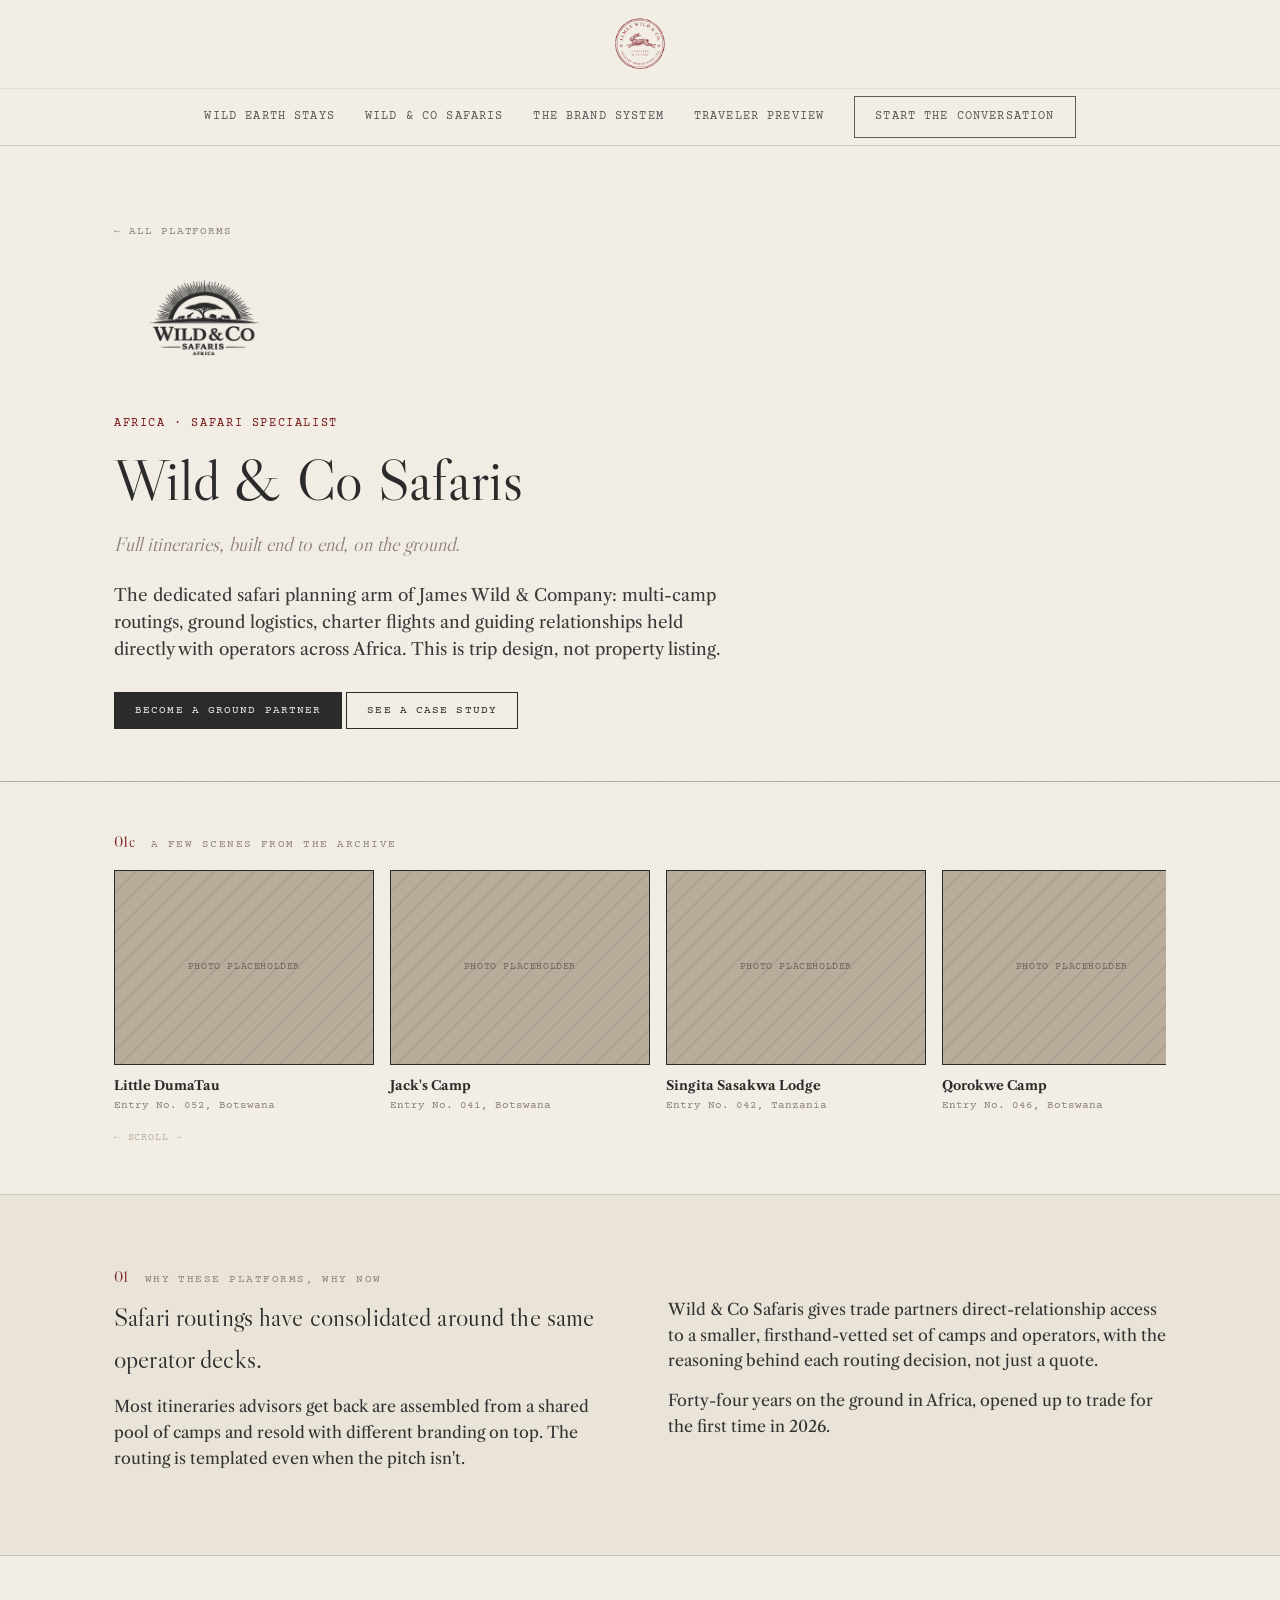
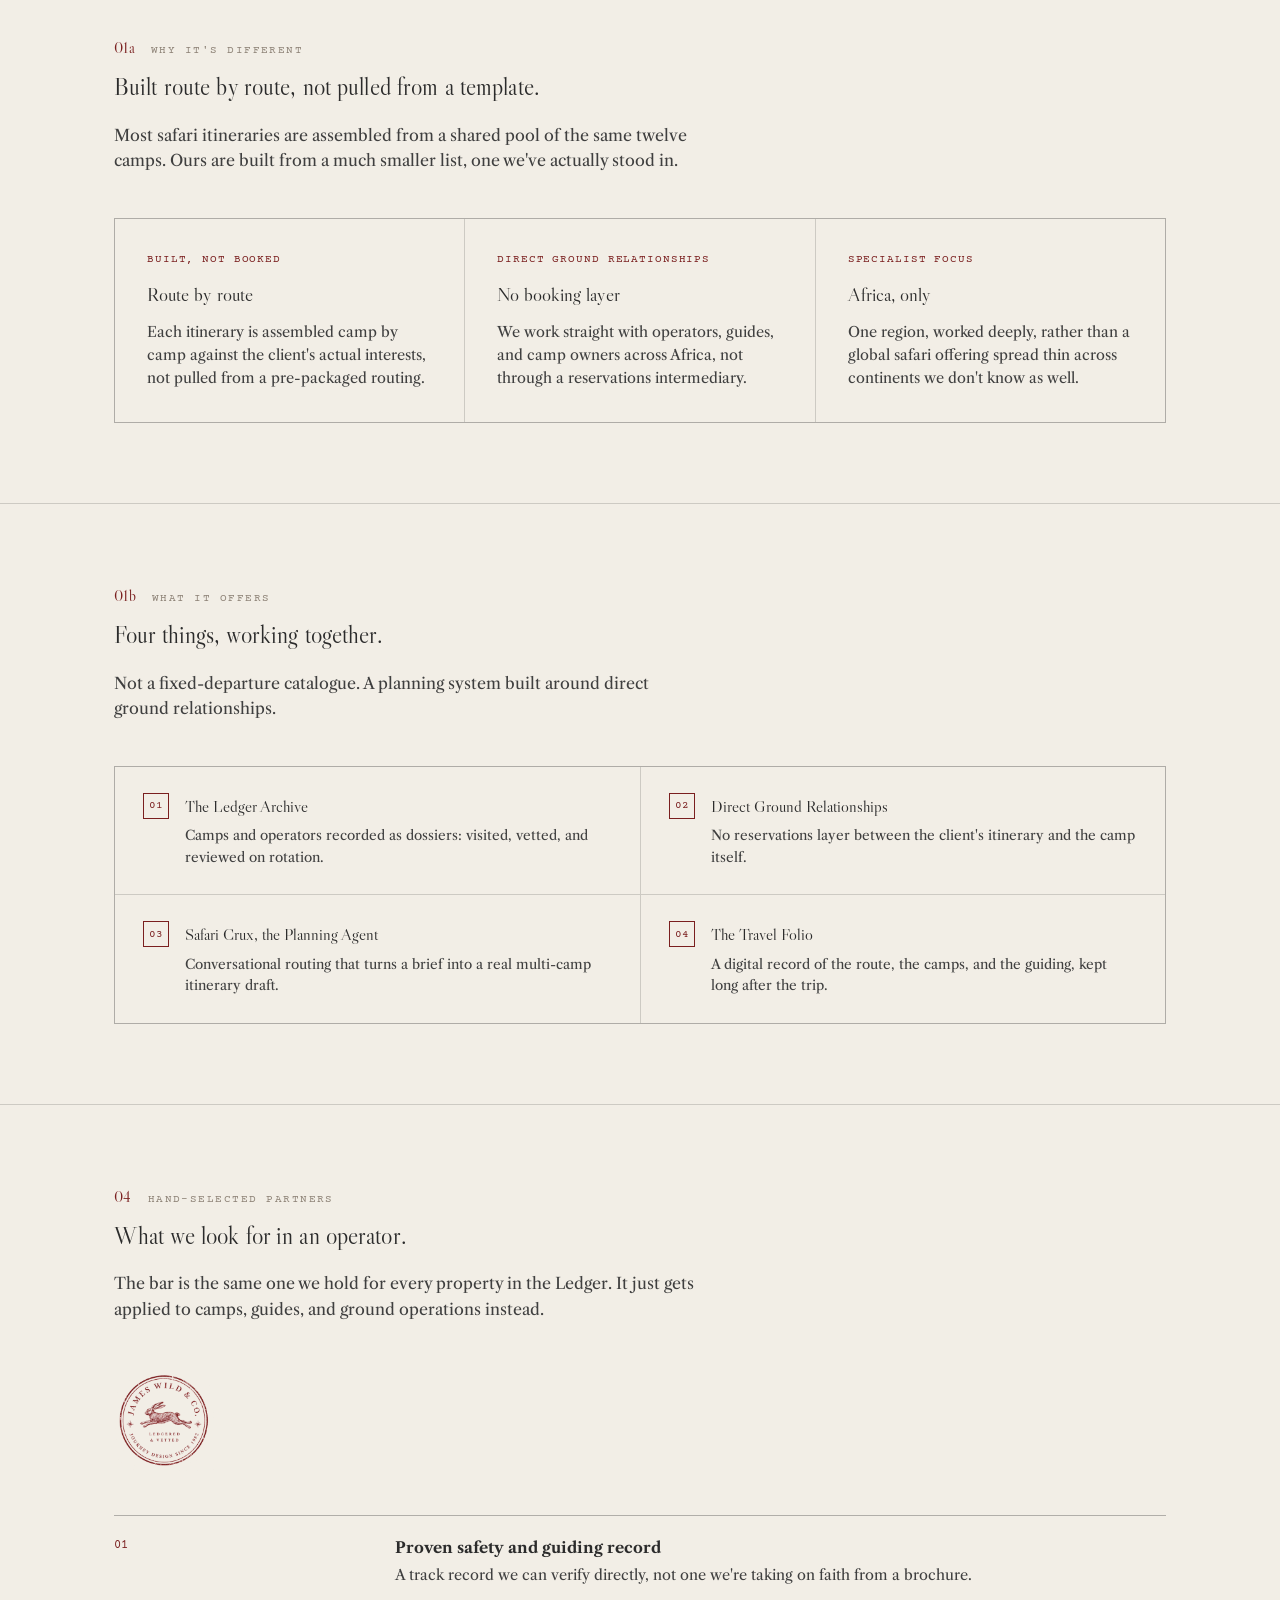
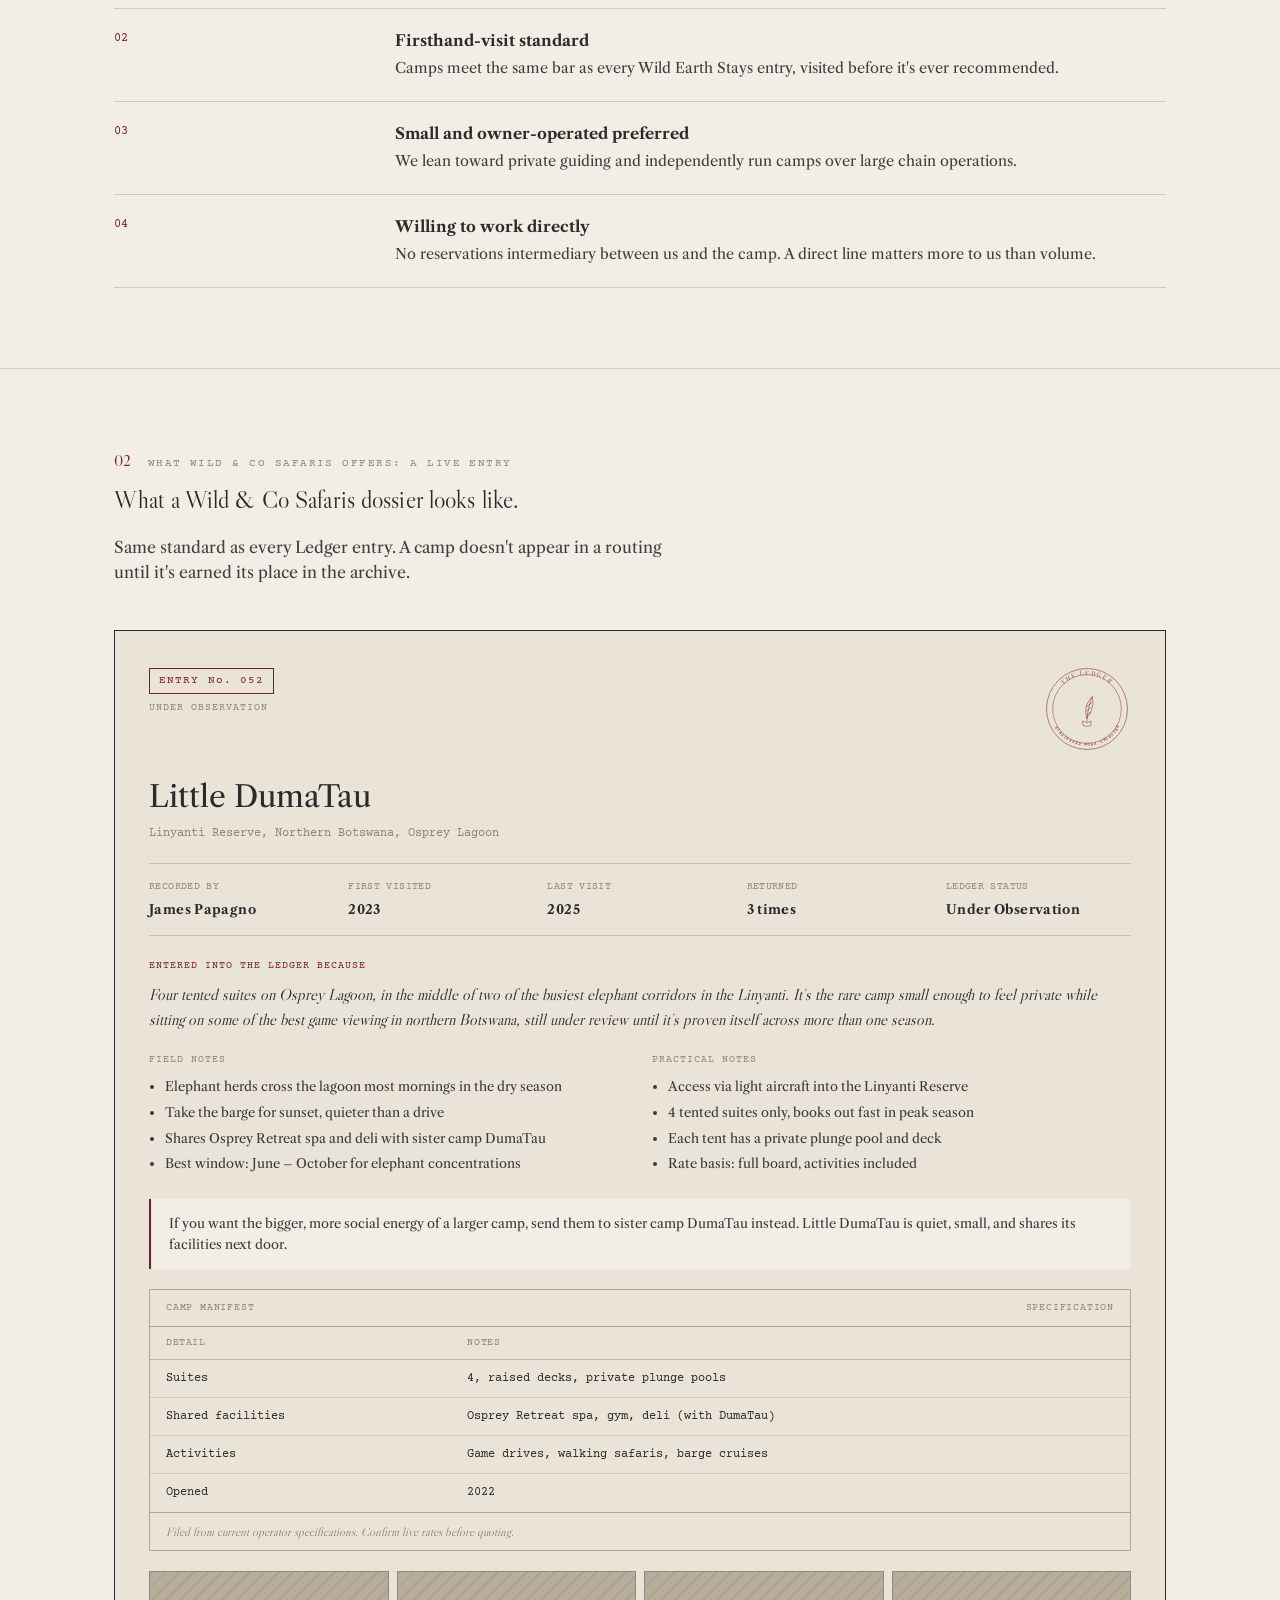
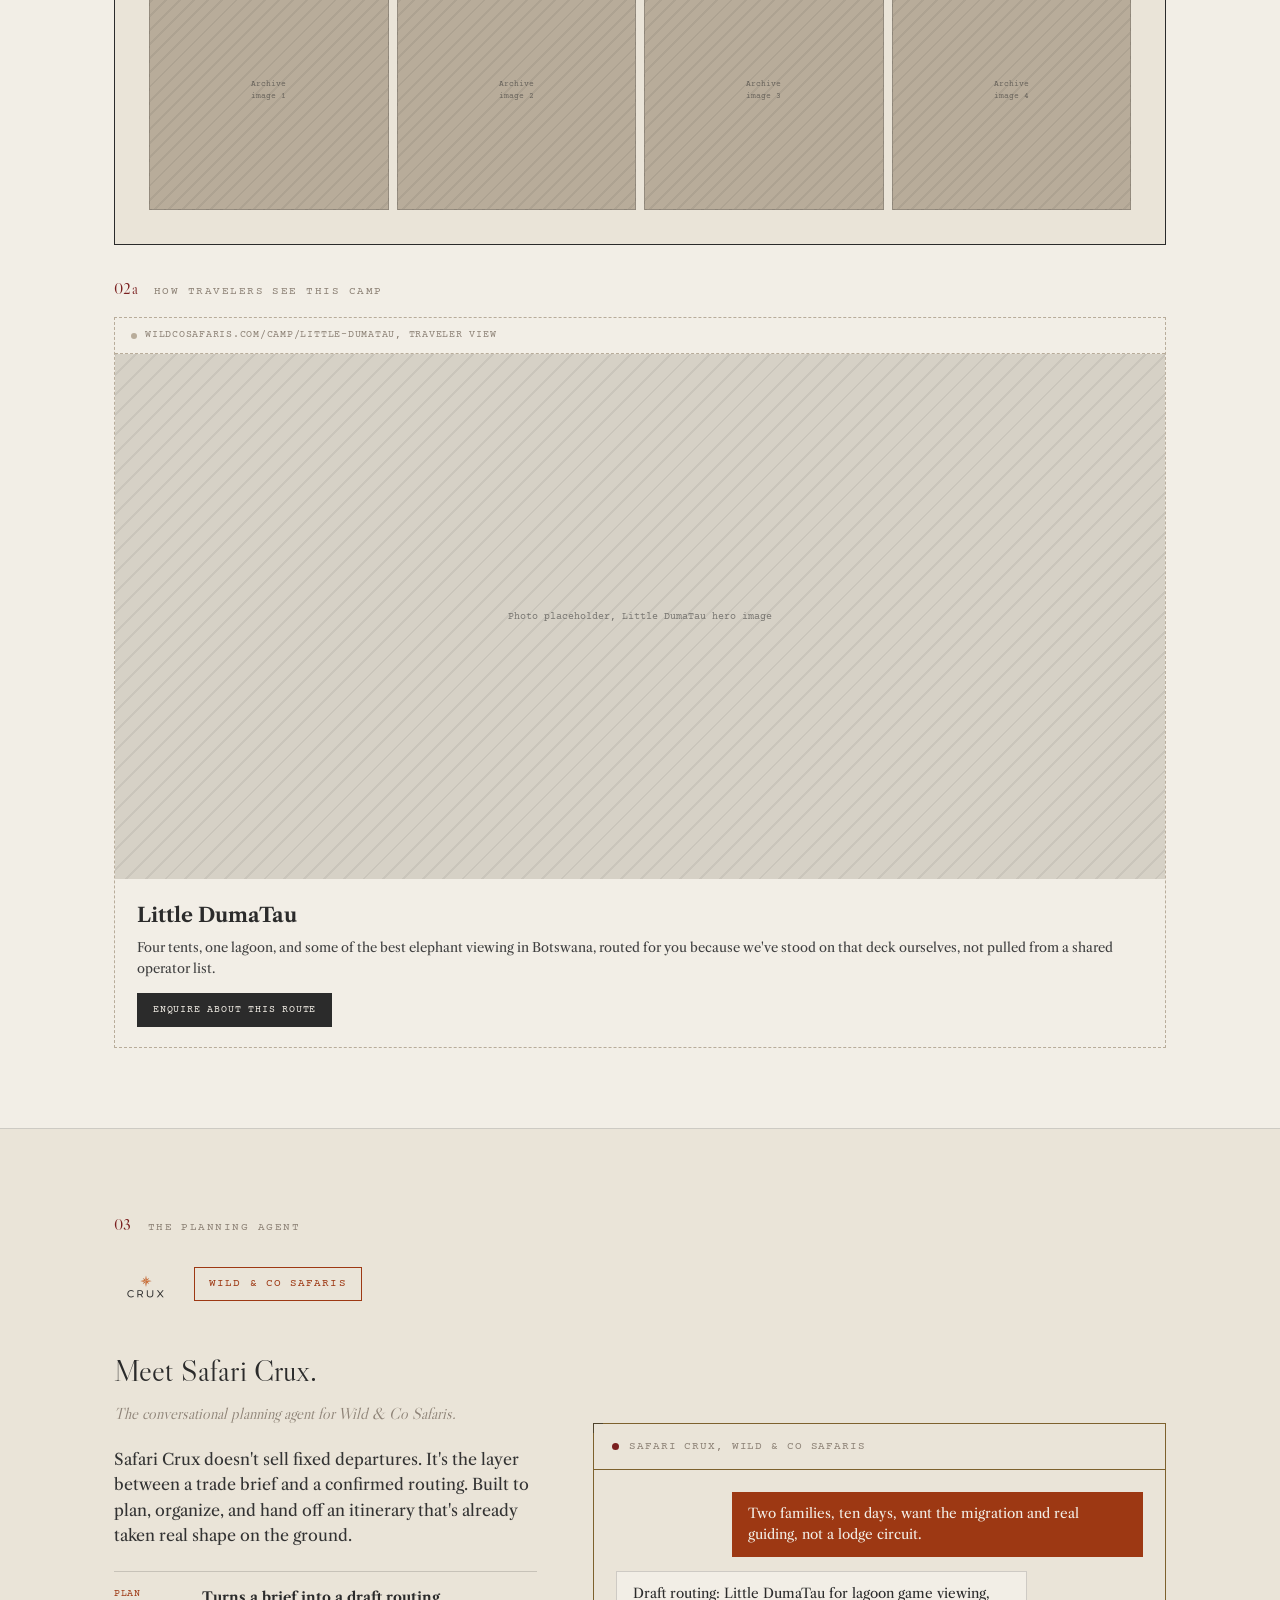
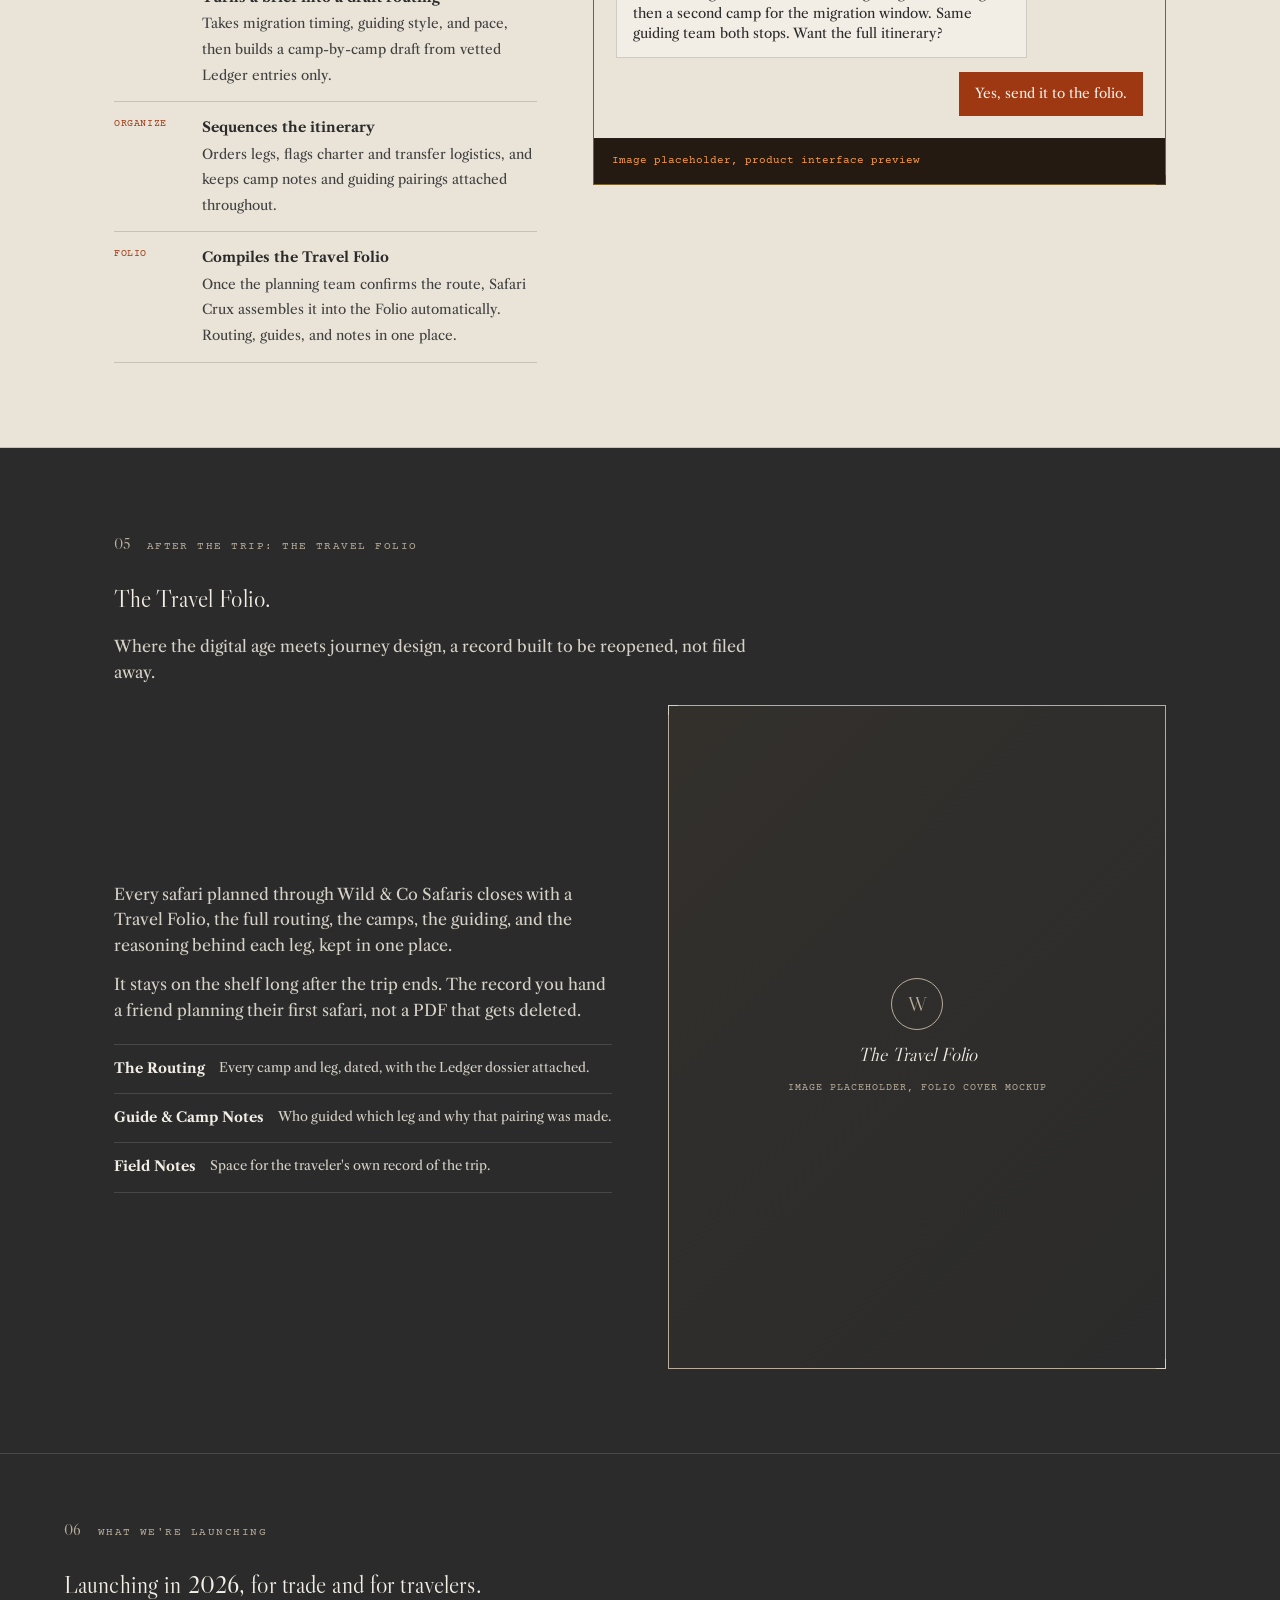
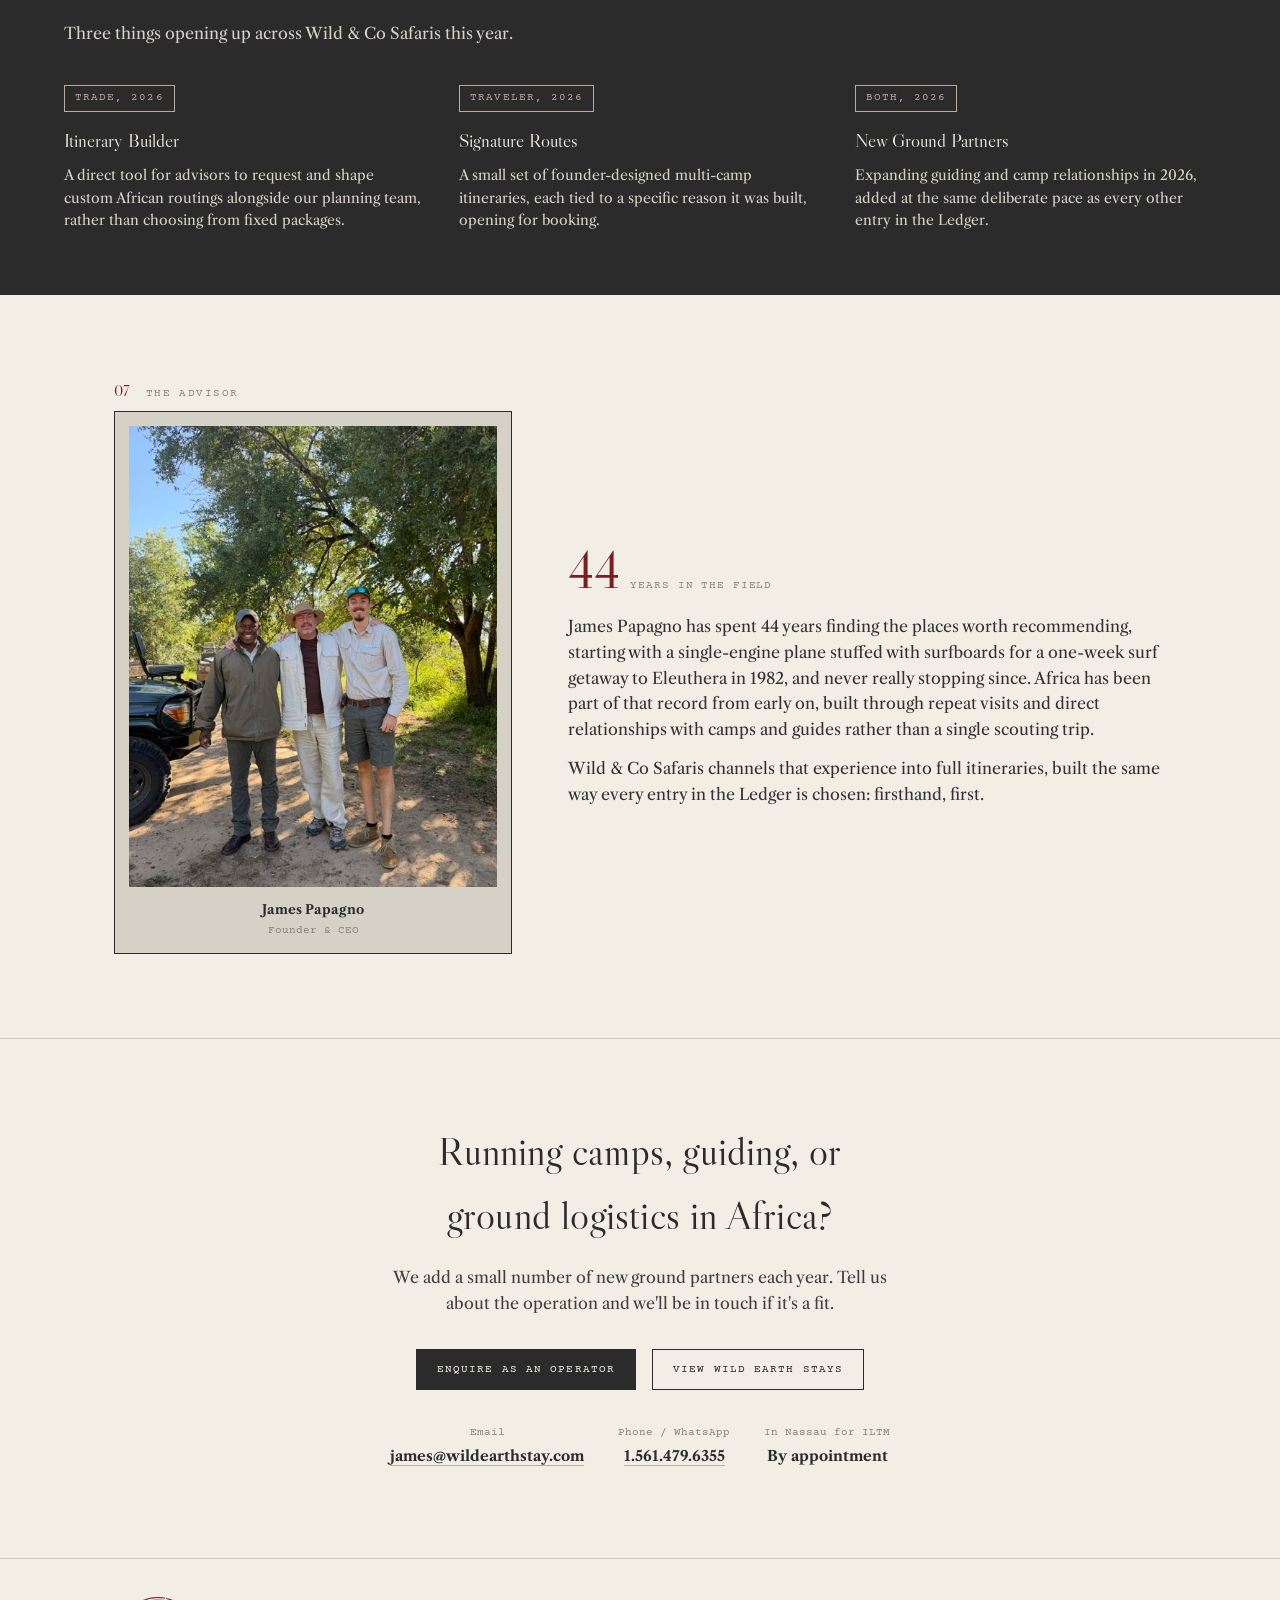
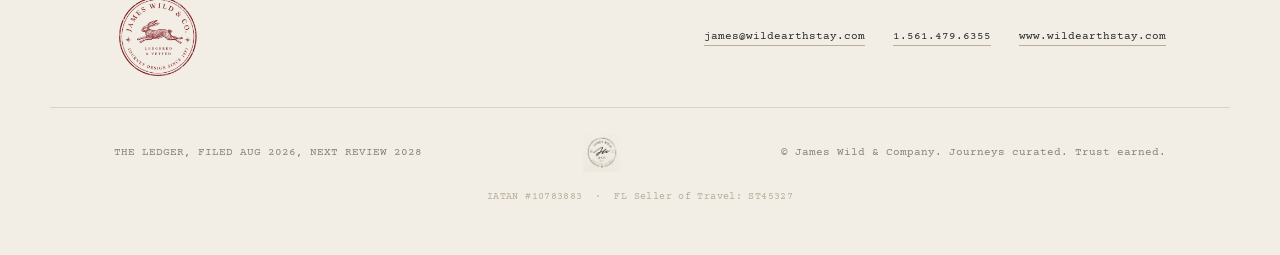
<file: wild-co-safaris.html>
<!DOCTYPE html>
<html lang="en">
<head>
<meta charset="UTF-8">
<meta name="viewport" content="width=device-width, initial-scale=1.0">
<title>Wild &amp; Co Safaris: James Wild &amp; Company</title>
<meta name="description" content="Wild & Co Safaris: full African safari itineraries, built end to end. A B2B overview for trade partners.">
<link rel="icon" type="image/png" href="./assets/logo-seal.png">

<link rel="preconnect" href="https://fonts.googleapis.com">
<link rel="preconnect" href="https://fonts.gstatic.com" crossorigin>
<link href="https://fonts.googleapis.com/css2?family=Libre+Caslon+Display&family=Libre+Caslon+Text:ital,wght@0,400;0,700;1,400&family=Courier+Prime:ital,wght@0,400;0,700;1,400&family=Tangerine:wght@700&display=swap" rel="stylesheet">
<style>
:root{
    --paper:#F2EEE6;
    --paper-2:#EAE4D8;
    --stone:#D6D1C6;
    --sand:#B8AC9A;
    --clay:#8D8276;
    --charcoal:#2B2B2B;
    --oxblood:#7A1F1F;
    --oxblood-2:#5E1717;

    --display: 'Libre Caslon Display', 'Times New Roman', serif;
    --serif: 'Libre Caslon Text', Georgia, serif;
    --mono: 'Courier Prime', 'Courier New', monospace;
    --script: 'Tangerine', cursive;

    --max: 1180px;
    --edge: clamp(20px, 5vw, 72px);
    --rule: 1px solid rgba(43,43,43,0.18);
    --rule-strong: 1px solid rgba(43,43,43,0.32);
  }

  *{box-sizing:border-box;}
  html{scroll-behavior:smooth;}
  body{
    margin:0;
    background:var(--paper);
    color:var(--charcoal);
    font-family:var(--serif);
    font-size:16px;
    line-height:1.6;
    -webkit-font-smoothing:antialiased;
  }

  /* subtle paper grain */
  body::before{
    content:"";
    position:fixed; inset:0;
    pointer-events:none;
    z-index:0;
    opacity:0.5;
    background-image:
      radial-gradient(rgba(43,43,43,0.035) 1px, transparent 1px);
    background-size: 3px 3px;
    mix-blend-mode:multiply;
  }

  img{max-width:100%; display:block;}
  a{color:inherit;}

  .wrap{max-width:var(--max); margin:0 auto; padding:0 var(--edge); position:relative; z-index:1;}

  .eyebrow{
    font-family:var(--mono);
    text-transform:uppercase;
    letter-spacing:0.14em;
    font-size:11.5px;
    color:var(--oxblood);
  }

  h1,h2,h3{
    font-family:var(--display);
    font-weight:400;
    margin:0;
    letter-spacing:0.005em;
  }

  .hr{border:0; border-top:var(--rule); margin:0;}
  .hr-strong{border:0; border-top:var(--rule-strong); margin:0;}

  /* ---------- NAV ---------- */
    .navTop{
    display:flex; justify-content:center; align-items:center;
    padding:16px 0;
    border-bottom:1px solid rgba(43,43,43,0.08);
  }
  .navTop img{height:56px; width:auto; display:block;}

header.site{
    position:sticky; top:0; z-index:50;
    background:rgba(242,238,230,0.92);
    backdrop-filter:blur(6px);
    border-bottom:var(--rule);
  }
  .nav{
    max-width:var(--max); margin:0 auto; padding:0 var(--edge);
    display:flex; align-items:center; justify-content:center;
    height:56px; position:relative;
  }
  .brand-mark{
    display:flex; align-items:center; gap:11px;
    text-decoration:none;
  }
  .brand-mark .coin{
    width:32px; height:32px; border-radius:50%;
    border:1.4px solid var(--charcoal);
    display:flex; align-items:center; justify-content:center;
    font-family:var(--display); font-size:15px; color:var(--charcoal);
    flex:none;
  }
  .brand-mark .word{
    font-family:var(--mono);
    font-size:12.5px;
    letter-spacing:0.13em;
    text-transform:uppercase;
    line-height:1.25;
    color:var(--charcoal);
  }
  .brand-mark .word b{display:block; font-weight:700;}

  nav.links{display:flex; align-items:center; gap:30px;}
  nav.links a{
    font-family:var(--mono);
    font-size:11.5px;
    letter-spacing:0.1em;
    text-transform:uppercase;
    text-decoration:none;
    color:var(--charcoal);
    opacity:0.75;
    transition:opacity .2s ease;
    white-space:nowrap;
  }
  nav.links a:hover{opacity:1;}
  .btn{
    font-family:var(--mono);
    font-size:11px;
    letter-spacing:0.1em;
    text-transform:uppercase;
    text-decoration:none;
    color:var(--paper);
    background:var(--charcoal);
    padding:11px 20px;
    border:1px solid var(--charcoal);
    white-space:nowrap;
    transition:background .2s ease, color .2s ease;
  }
  .btn:hover{background:var(--oxblood); border-color:var(--oxblood);}
  .btn.outline{
    background:transparent; color:var(--charcoal);
  }
  .btn.outline:hover{background:var(--charcoal); color:var(--paper);}
  .navToggle{display:none; position:absolute; right:var(--edge); top:50%; transform:translateY(-50%);}

  /* ---------- FOUNDER WELCOME ---------- */
  .welcome{
    padding:64px 0 76px;
    border-bottom:var(--rule-strong);
    background:var(--paper-2);
  }
  .welcome .locale{
    font-family:var(--mono); font-size:11px; letter-spacing:0.14em; text-transform:uppercase;
    color:var(--oxblood); margin-bottom:10px;
  }
  .welcome .grid{
    display:grid; grid-template-columns:0.82fr 1.18fr; gap:56px; align-items:center;
  }
  .welcome .frame{
    border:1.4px solid var(--charcoal);
    background:var(--stone);
    padding:14px;
  }
  .welcome .frame .photo{
    aspect-ratio:4/5;
    background:
      repeating-linear-gradient(135deg, rgba(43,43,43,0.08) 0 2px, transparent 2px 14px),
      var(--sand);
    display:flex; align-items:center; justify-content:center; text-align:center;
    border:1px solid rgba(43,43,43,0.25);
  }
  .welcome .frame .photo span{
    font-family:var(--mono); font-size:11px; letter-spacing:0.08em; text-transform:uppercase;
    color:var(--charcoal); opacity:0.65; max-width:70%;
  }
  .welcome .frame .cap{
    margin-top:12px; text-align:center; font-family:var(--mono); font-size:11px; color:var(--clay);
  }
  .welcome .frame .cap b{display:block; color:var(--charcoal); font-family:var(--serif); font-weight:700; font-size:13px; margin-bottom:2px;}

  .welcome blockquote{
    margin:0; font-family:var(--display); font-style:italic;
    font-size:clamp(24px, 3.1vw, 36px); line-height:1.32; color:var(--charcoal);
  }
  .welcome .attrib{
    margin-top:18px; display:flex; align-items:center; gap:14px;
  }
  .welcome .attrib .sig{font-family:var(--script); font-size:32px; color:var(--oxblood);}
  .welcome .attrib .role{font-family:var(--mono); font-size:11px; color:var(--clay); letter-spacing:0.04em;}
  .welcome .attrib .role b{display:block; color:var(--charcoal); font-family:var(--serif); font-weight:700; font-size:13px; font-style:normal;}

  .welcome .lede{
    margin-top:30px; padding-top:26px; border-top:var(--rule);
    font-size:17px; color:#333; max-width:52ch;
  }
  .welcome .tagline{
    margin-top:22px;
    display:inline-flex; align-items:center; gap:10px;
    font-family:var(--mono); font-size:12px; letter-spacing:0.1em; text-transform:uppercase;
    color:var(--oxblood); border:1px solid var(--oxblood); padding:9px 16px;
  }

  .welcome .contactRow{
    margin-top:30px; display:flex; gap:34px; flex-wrap:wrap;
  }
  .welcome .contactRow div{font-family:var(--mono); font-size:11px; color:var(--clay);}
  .welcome .contactRow strong{display:block; font-family:var(--serif); font-size:14.5px; color:var(--charcoal); font-weight:700; margin-top:3px;}
  .welcome .contactRow a{text-decoration:none; color:var(--charcoal); border-bottom:1px solid var(--sand);}
  .welcome .contactRow a:hover{border-color:var(--charcoal);}

  @media (max-width: 880px){
    .welcome .grid{grid-template-columns:1fr; gap:28px;}
    .welcome .frame{max-width:260px; margin:0 auto;}
  }

  /* ---------- PLATFORMS ---------- */
  .platforms{padding:84px 0; border-bottom:var(--rule);}
  .platformGrid{
    display:grid; grid-template-columns:1fr 1fr; gap:1px;
    background:rgba(43,43,43,0.18); border:var(--rule); margin-top:44px;
  }
  .platformCard{background:var(--paper); padding:40px;}
  .platformCard .region{
    font-family:var(--mono); font-size:11px; letter-spacing:0.1em; text-transform:uppercase;
    color:var(--oxblood); margin-bottom:16px;
  }
  .platformCard h3{font-size:26px; margin-bottom:8px;}
  .platformCard .tag{font-family:var(--serif); font-style:italic; font-size:16px; color:var(--clay); margin-bottom:20px;}
  .platformCard p{color:#333; margin:0 0 18px;}
  .platformCard .who{
    border-top:var(--rule); padding-top:16px; margin-top:20px;
    font-family:var(--mono); font-size:11.5px; color:var(--clay);
  }
  .platformCard .who b{display:block; font-family:var(--serif); font-weight:700; font-size:14px; color:var(--charcoal); font-style:normal; margin-bottom:4px;}

  .selectivity{
    margin-top:56px; display:grid; grid-template-columns:1fr 1fr; gap:56px; align-items:start;
  }
  .selectivity .stat3{display:flex; gap:0; border:var(--rule); margin-top:0;}
  .selectivity .stat3 div{flex:1; padding:22px 18px; text-align:center; border-right:var(--rule);}
  .selectivity .stat3 div:last-child{border-right:none;}
  .selectivity .stat3 .n{font-family:var(--display); font-size:32px; display:block;}
  .selectivity .stat3 .l{font-family:var(--mono); font-size:10px; letter-spacing:0.08em; text-transform:uppercase; color:var(--clay); display:block; margin-top:6px;}

  @media (max-width: 880px){
    .platformGrid{grid-template-columns:1fr;}
    .selectivity{grid-template-columns:1fr; gap:28px;}
  }

  /* ---------- SECTION SCAFFOLD ---------- */
  section{position:relative; z-index:1;}
  .entry{
    display:flex; align-items:baseline; gap:14px;
    margin-bottom:28px;
  }
  .entry .no{
    font-family:var(--mono); font-size:12px; letter-spacing:0.08em;
    color:var(--oxblood); border:1px solid var(--oxblood);
    padding:3px 9px;
  }
  .entry .label{
    font-family:var(--mono); font-size:11.5px; letter-spacing:0.14em;
    text-transform:uppercase; color:var(--clay);
  }

  .reveal{opacity:0; transform:translateY(18px); transition:opacity .7s ease, transform .7s ease;}
  .reveal.in{opacity:1; transform:translateY(0);}

  /* ---------- HERO ---------- */
  .hero{padding:88px 0 76px; overflow:hidden;}
  .hero .grid{
    display:grid; grid-template-columns:1.25fr 0.85fr; gap:56px; align-items:center;
  }
  .hero-stamp{
    position:absolute; top:26px; right:var(--edge);
    width:118px; opacity:0.92;
  }
  .hero h1{
    font-size:clamp(38px, 5vw, 62px);
    line-height:1.06;
    max-width:14ch;
  }
  .hero h1 em{font-style:italic; color:var(--oxblood);}
  .hero .sub{
    margin-top:22px;
    font-size:17px;
    max-width:46ch;
    color:#3a3a3a;
  }
  .hero .meta{
    margin-top:34px;
    display:flex; gap:36px; flex-wrap:wrap;
  }
  .hero .meta div{font-family:var(--mono); font-size:11px; color:var(--clay);}
  .hero .meta strong{display:block; font-family:var(--serif); font-size:14px; color:var(--charcoal); font-weight:700; margin-top:3px;}
  .hero .ctaRow{margin-top:38px; display:flex; gap:14px; flex-wrap:wrap;}

  .hero-visual{
    position:relative;
    border:var(--rule-strong);
    background:var(--paper-2);
    padding:26px;
  }
  .hero-visual img{filter:sepia(6%);}
  .hero-visual .cap{
    margin-top:14px; font-family:var(--mono); font-size:10.5px; color:var(--clay);
    display:flex; justify-content:space-between;
  }

  /* ---------- QUOTE BAND ---------- */
  .quoteBand{
    background:var(--charcoal); color:var(--paper);
    padding:64px 0;
  }
  .quoteBand blockquote{
    margin:0; font-family:var(--display); font-style:italic;
    font-size:clamp(24px, 3vw, 34px); line-height:1.4; max-width:820px;
  }
  .quoteBand cite{
    display:block; margin-top:22px; font-family:var(--mono); font-size:12px;
    letter-spacing:0.08em; color:var(--sand); font-style:normal;
  }

  /* ---------- GENERIC SECTION ---------- */
  .section{padding:84px 0; border-bottom:var(--rule);}
  .section .head{max-width:640px; margin-bottom:48px;}
  .section h2{font-size:clamp(28px,3.4vw,40px); line-height:1.15;}
  .section .head p{margin-top:16px; font-size:16px; color:#3f3f3f; max-width:56ch;}

  /* two column brief */
  .briefGrid{display:grid; grid-template-columns:1.1fr 0.9fr; gap:64px;}
  .briefGrid .col p{margin:0 0 16px; color:#333;}
  .briefGrid .callout{
    border-left:3px solid var(--oxblood);
    padding-left:20px; margin-top:28px;
  }
  .briefGrid .callout p{font-style:italic; font-family:var(--display); font-size:19px; color:var(--charcoal); margin:0;}

  /* logo showcase */
  .logoGrid{
    display:grid; grid-template-columns:1fr 1fr; gap:1px;
    background:rgba(43,43,43,0.18);
    border:var(--rule);
  }
  .logoCard{background:var(--paper); padding:44px; display:flex; flex-direction:column; align-items:center; text-align:center;}
  .logoCard img{max-width:220px; margin:0 auto;}
  .logoCard .tag{
    margin-top:24px; font-family:var(--mono); font-size:11px; letter-spacing:0.08em;
    text-transform:uppercase; color:var(--clay);
  }
  .logoCard .tag b{display:block; color:var(--charcoal); font-family:var(--serif); font-size:14px; font-style:normal; font-weight:700; letter-spacing:0; text-transform:none; margin-bottom:4px;}

  /* palette */
  .paletteRow{display:grid; grid-template-columns:repeat(6,1fr); gap:0; border:var(--rule); margin-bottom:56px;}
  .swatch{aspect-ratio:1; position:relative; border-right:var(--rule);}
  .swatch:last-child{border-right:none;}
  .swatch .lbl{
    position:absolute; left:12px; bottom:12px; font-family:var(--mono); font-size:10.5px;
  }
  .swatch.c1{background:#F2EEE6; color:#2B2B2B;}
  .swatch.c2{background:#D6D1C6; color:#2B2B2B;}
  .swatch.c3{background:#B8AC9A; color:#2B2B2B;}
  .swatch.c4{background:#8D8276; color:#F2EEE6;}
  .swatch.c5{background:#2B2B2B; color:#F2EEE6;}
  .swatch.c6{background:#7A1F1F; color:#F2EEE6;}

  .typeGrid{display:grid; grid-template-columns:1fr 1fr; gap:56px;}
  .typeSpec{}
  .typeSpec .name{font-family:var(--mono); font-size:11px; letter-spacing:0.1em; text-transform:uppercase; color:var(--oxblood); margin-bottom:10px;}
  .typeSpec .big{font-family:var(--display); font-size:44px; line-height:1.1; margin-bottom:10px;}
  .typeSpec.mono .big{font-family:var(--mono); font-size:26px;}
  .typeSpec .use{font-family:var(--mono); font-size:12px; color:var(--clay);}

  /* full width image block */
  .plate{border:var(--rule-strong); background:var(--paper-2); padding:18px;}
  .plate img{width:100%;}
  .plateCap{
    display:flex; justify-content:space-between; gap:20px; flex-wrap:wrap;
    margin-top:16px; font-family:var(--mono); font-size:11px; color:var(--clay);
  }

  /* kill list */
  .killWrap{
    background:var(--charcoal); color:var(--paper); padding:56px var(--edge);
  }
  .killWrap .head2{max-width:640px; margin-bottom:36px;}
  .killWrap h2{color:var(--paper);}
  .killWrap .head2 p{color:var(--stone);}
  .killGrid{
    display:grid; grid-template-columns:repeat(2, 1fr); gap:10px 40px;
    font-family:var(--mono); font-size:13.5px; color:var(--stone);
  }
  .killGrid li{list-style:none; display:flex; gap:10px; padding:8px 0; border-bottom:1px solid rgba(242,238,230,0.12);}
  .killGrid li::before{content:"✕"; color:var(--oxblood); font-weight:700; flex:none;}
  .killWrap ul{margin:0; padding:0;}

  /* case study */
  .caseHead{display:flex; justify-content:space-between; align-items:flex-end; flex-wrap:wrap; gap:20px; margin-bottom:36px;}
  .caseHead .stat{text-align:right; font-family:var(--mono); font-size:11px; color:var(--clay);}
  .caseHead .stat strong{display:block; font-family:var(--serif); font-size:15px; color:var(--charcoal); font-weight:700;}

  .caseCols{display:grid; grid-template-columns:1fr 1fr; gap:28px; margin-top:36px;}
  .caseCols .colHead{
    font-family:var(--mono); font-size:11px; letter-spacing:0.12em; text-transform:uppercase;
    padding-bottom:12px; margin-bottom:16px; border-bottom:var(--rule-strong);
  }
  .caseCols .colHead.after{color:var(--oxblood);}

  /* CTA / close */
  .close{
    padding:92px 0 40px;
    text-align:center;
  }
  .close .stampMark{
    width:120px; margin:0 auto 26px;
    border:1.4px solid var(--charcoal); border-radius:50%;
    aspect-ratio:1; display:flex; align-items:center; justify-content:center; flex-direction:column;
  }
  .close .stampMark span{font-family:var(--mono); font-size:9px; letter-spacing:0.1em;}
  .close .stampMark .W{font-family:var(--display); font-size:30px;}
  .close h2{font-size:clamp(30px,4vw,46px); max-width:18ch; margin:0 auto;}
  .close .sub{max-width:52ch; margin:20px auto 36px; color:#3f3f3f;}
  .close .ctaRow{display:flex; gap:16px; justify-content:center; flex-wrap:wrap;}

  footer.site{
    padding:34px 0 50px;
    border-top:var(--rule);
  }
  .footGrid{
    display:flex; justify-content:space-between; align-items:center; flex-wrap:wrap; gap:16px;
    font-family:var(--mono); font-size:11px; color:var(--clay);
  }
  .footGrid .sig img{height:38px; width:auto; display:block; margin:0 auto;}

  /* form-ish contact card */
  .contactCard{
    border:var(--rule-strong); background:var(--paper-2); padding:34px;
    max-width:520px; margin:0 auto;
    text-align:left;
  }
  .contactCard .row{display:flex; justify-content:space-between; padding:9px 0; border-bottom:1px solid rgba(43,43,43,0.14); font-family:var(--mono); font-size:12px;}
  .contactCard .row:last-child{border-bottom:none;}
  .contactCard .row span:first-child{color:var(--clay);}
  .contactCard .row span:last-child{color:var(--charcoal); font-weight:700;}

  /* mobile */
  @media (max-width: 880px){
    .hero .grid{grid-template-columns:1fr;}
    .hero-stamp{display:none;}
    .briefGrid{grid-template-columns:1fr; gap:30px;}
    .logoGrid{grid-template-columns:1fr;}
    .paletteRow{grid-template-columns:repeat(3,1fr);}
    .typeGrid{grid-template-columns:1fr; gap:30px;}
    .killGrid{grid-template-columns:1fr;}
    .caseCols{grid-template-columns:1fr;}
    nav.links{display:none;}
    .navToggle{display:block; background:none; border:1px solid var(--charcoal); color:var(--charcoal); font-family:var(--mono); font-size:11px; padding:8px 12px; letter-spacing:.08em; text-transform:uppercase;}
    .footGrid{flex-direction:column; text-align:center;}
  }

  @media (prefers-reduced-motion: reduce){
    html{scroll-behavior:auto;}
    .reveal{opacity:1; transform:none; transition:none;}
  }

  /* ================= LANDING - PLATFORM CHOOSER ================= */
  .chooser{padding:70px 0 100px;}
  .chooser .head{max-width:640px; margin-bottom:8px;}
  .chooser .head p{margin-top:16px; font-size:16px; color:#3f3f3f; max-width:56ch;}
  .chooserGrid{
    display:grid; grid-template-columns:1fr 1fr; gap:1px;
    background:rgba(43,43,43,0.18); border:var(--rule); margin-top:44px;
  }
  .offerCard{
    background:var(--paper); padding:48px 40px; text-decoration:none; color:inherit;
    display:flex; flex-direction:column; min-height:380px;
    transition:background .25s ease;
    position:relative;
  }
  .offerCard:hover{background:var(--paper-2);}
  .offerCard .region{
    font-family:var(--mono); font-size:11px; letter-spacing:0.1em; text-transform:uppercase;
    color:var(--oxblood); margin-bottom:18px;
  }
  .offerCard h3{font-size:30px; margin-bottom:10px;}
  .offerCard .tag{font-family:var(--serif); font-style:italic; font-size:16px; color:var(--clay); margin-bottom:22px;}
  .offerCard p{color:#333; margin:0; flex:1;}
  .offerCard .go{
    margin-top:28px; display:inline-flex; align-items:center; gap:10px;
    font-family:var(--mono); font-size:11.5px; letter-spacing:0.1em; text-transform:uppercase;
    color:var(--charcoal); padding-top:18px; border-top:var(--rule);
  }
  .offerCard .go::after{content:"→"; transition:transform .2s ease;}
  .offerCard:hover .go::after{transform:translateX(5px);}
  .offerCard .bignum{
    position:absolute; top:40px; right:40px;
    font-family:var(--display); font-size:15px; color:var(--sand);
  }

  .otherLink{
    margin-top:36px; text-align:center;
  }
  .otherLink a{
    font-family:var(--mono); font-size:11.5px; letter-spacing:0.1em; text-transform:uppercase;
    color:var(--clay); text-decoration:none; border-bottom:1px solid var(--sand);
  }
  .otherLink a:hover{color:var(--charcoal); border-color:var(--charcoal);}

  @media (max-width:880px){
    .chooserGrid{grid-template-columns:1fr;}
  }

  /* ================= PLATFORM PAGE ================= */
  .platHero{padding:70px 0 60px; border-bottom:var(--rule-strong);}
  .platHero .region{font-family:var(--mono); font-size:11.5px; letter-spacing:0.14em; text-transform:uppercase; color:var(--oxblood); margin-bottom:16px;}
  .platHero h1{font-size:clamp(36px,5vw,58px); line-height:1.08; max-width:16ch;}
  .platHero .tag{font-family:var(--display); font-style:italic; font-size:20px; color:var(--clay); margin-top:16px;}
  .platHero .sub{margin-top:22px; font-size:17px; max-width:56ch; color:#3a3a3a;}
  .platHero .backLink{
    display:inline-flex; align-items:center; gap:8px; margin-bottom:26px;
    font-family:var(--mono); font-size:11px; letter-spacing:0.08em; text-transform:uppercase;
    color:var(--clay); text-decoration:none;
  }
  .platHero .backLink:hover{color:var(--charcoal);}

  .twoColSection{padding:80px 0; border-bottom:var(--rule);}
  .twoColSection .head{max-width:640px; margin-bottom:44px;}
  .twoColSection .head p{margin-top:16px; font-size:16px; color:#3f3f3f; max-width:58ch;}
  .why-grid{display:grid; grid-template-columns:repeat(3,1fr); gap:1px; background:rgba(43,43,43,0.18); border:var(--rule);}
  .why-card{background:var(--paper); padding:32px;}
  .why-card .k{font-family:var(--mono); font-size:11px; letter-spacing:0.08em; text-transform:uppercase; color:var(--oxblood); margin-bottom:12px;}
  .why-card h4{font-family:var(--display); font-weight:400; font-size:19px; margin:0 0 10px;}
  .why-card p{margin:0; font-size:14.5px; color:#3f3f3f;}

  .criteriaList{margin-top:36px; border-top:var(--rule-strong);}
  .criteriaList .row{
    display:grid; grid-template-columns:1fr 3fr; gap:24px; padding:20px 0; border-bottom:var(--rule);
  }
  .criteriaList .row .n{font-family:var(--mono); font-size:12px; color:var(--oxblood);}
  .criteriaList .row .t{font-family:var(--serif); font-weight:700; font-size:15.5px; margin-bottom:4px;}
  .criteriaList .row .d{color:#3f3f3f; font-size:14.5px; margin:0;}

  .launchBand{background:var(--charcoal); color:var(--paper); padding:64px var(--edge);}
  .launchBand .wrap{padding:0;}
  .launchBand .head p{color:var(--stone);}
  .launchBand h2{color:var(--paper);}
  .launchGrid{display:grid; grid-template-columns:repeat(3,1fr); gap:34px; margin-top:36px;}
  .launchCard .tag2{font-family:var(--mono); font-size:10.5px; letter-spacing:0.1em; text-transform:uppercase; color:var(--sand); border:1px solid var(--sand); display:inline-block; padding:4px 10px; margin-bottom:14px;}
  .launchCard h4{font-family:var(--display); font-weight:400; font-size:19px; margin:0 0 8px; color:var(--paper);}
  .launchCard p{margin:0; font-size:14px; color:var(--stone);}

  .bioSection{padding:84px 0; border-bottom:var(--rule);}
  .bioGrid{display:grid; grid-template-columns:0.8fr 1.2fr; gap:56px; align-items:center;}
  .bioGrid .frame{border:1.4px solid var(--charcoal); background:var(--stone); padding:14px;}
  .bioGrid .frame .photo{
    aspect-ratio:4/5;
    background:repeating-linear-gradient(135deg, rgba(43,43,43,0.08) 0 2px, transparent 2px 14px), var(--sand);
    display:flex; align-items:center; justify-content:center; text-align:center;
    border:1px solid rgba(43,43,43,0.25);
  }
  .bioGrid .frame .photo span{font-family:var(--mono); font-size:11px; letter-spacing:0.08em; text-transform:uppercase; color:var(--charcoal); opacity:0.65; max-width:70%;}
  .bioGrid .frame .cap{margin-top:12px; text-align:center; font-family:var(--mono); font-size:11px; color:var(--clay);}
  .bioGrid .frame .cap b{display:block; color:var(--charcoal); font-family:var(--serif); font-weight:700; font-size:13px; margin-bottom:2px;}
  .bioGrid .yearsStat{
    display:inline-flex; align-items:baseline; gap:10px; margin-bottom:18px;
  }
  .bioGrid .yearsStat .n{font-family:var(--display); font-size:52px; color:var(--oxblood); line-height:1;}
  .bioGrid .yearsStat .l{font-family:var(--mono); font-size:11px; letter-spacing:0.08em; text-transform:uppercase; color:var(--clay);}
  .bioGrid p{color:#333; margin:0 0 14px;}

  .platCTA{padding:80px 0 90px; text-align:center;}
  .platCTA h2{font-size:clamp(28px,3.6vw,40px); max-width:20ch; margin:0 auto;}
  .platCTA .sub{max-width:52ch; margin:18px auto 32px; color:#3f3f3f;}
  .platCTA .ctaRow{display:flex; gap:16px; justify-content:center; flex-wrap:wrap;}
  .platCTA .contactRow{margin-top:34px; display:flex; gap:34px; justify-content:center; flex-wrap:wrap;}
  .platCTA .contactRow div{font-family:var(--mono); font-size:11px; color:var(--clay);}
  .platCTA .contactRow strong{display:block; font-family:var(--serif); font-size:14.5px; color:var(--charcoal); font-weight:700; margin-top:3px;}
  .platCTA .contactRow a{text-decoration:none; color:var(--charcoal); border-bottom:1px solid var(--sand);}

  @media (max-width:880px){
    .why-grid{grid-template-columns:1fr;}
    .launchGrid{grid-template-columns:1fr;}
    .bioGrid{grid-template-columns:1fr; gap:28px;}
    .bioGrid .frame{max-width:260px; margin:0 auto;}
    .criteriaList .row{grid-template-columns:1fr;}
  }

  /* ================= TEXTURE & NATIVE ARCHIVE COMPONENTS ================= */

  /* richer paper grain, layered */
  body::before{
    background-image:
      radial-gradient(rgba(43,43,43,0.045) 1px, transparent 1px),
      radial-gradient(rgba(43,43,43,0.02) 1px, transparent 1px);
    background-size: 3px 3px, 7px 7px;
    background-position: 0 0, 2px 3px;
  }

  /* faint rotated watermark stamp, used as background texture */
  .watermark{
    position:absolute; z-index:0; pointer-events:none;
    color:var(--charcoal); opacity:0.045;
    width:340px; height:340px;
  }
  .watermark svg{width:100%; height:100%; display:block;}

  /* ledger section divider - double rule with center mark */
  .ledgerDivider{
    display:flex; align-items:center; gap:14px;
    padding:0 var(--edge); max-width:var(--max); margin:0 auto;
  }
  .ledgerDivider::before, .ledgerDivider::after{content:""; flex:1; border-top:var(--rule); position:relative;}
  .ledgerDivider .mark{
    width:7px; height:7px; border:1px solid var(--clay); transform:rotate(45deg); flex:none;
  }

  /* corner tick marks on cards - archival dossier feel */
  .ticked{position:relative;}
  .ticked::before, .ticked::after{
    content:""; position:absolute; width:9px; height:9px;
    border-color:var(--clay); opacity:0.55; pointer-events:none;
  }
  .ticked::before{top:-1px; left:-1px; border-top:1px solid; border-left:1px solid;}
  .ticked::after{bottom:-1px; right:-1px; border-bottom:1px solid; border-right:1px solid;}

  /* inline stamp SVG coloring */
  .stampGraphic{color:var(--oxblood);}
  .stampGraphic.charcoal{color:var(--charcoal);}
  .stampGraphic.sand{color:var(--sand);}

  /* ---- Ledger Entry Card (native, replaces screenshot mockups) ---- */
  .ledgerCard{
    background:var(--paper-2); border:1.4px solid var(--charcoal);
    padding:32px; position:relative;
  }
  .ledgerCard .lc-head{display:flex; justify-content:space-between; align-items:center; margin-bottom:18px;}
  .ledgerCard .lc-entry{font-family:var(--mono); font-size:11px; letter-spacing:0.1em; color:var(--oxblood); border:1px solid var(--oxblood); padding:3px 9px;}
  .ledgerCard .lc-status{font-family:var(--mono); font-size:10px; letter-spacing:0.1em; text-transform:uppercase; color:var(--clay);}
  .ledgerCard .lc-title{font-size:28px; margin-bottom:4px;}
  .ledgerCard .lc-loc{font-family:var(--mono); font-size:11.5px; color:var(--clay); margin-bottom:20px;}
  .ledgerCard .lc-rule{border-top:var(--rule); margin-bottom:18px;}
  .ledgerCard .lc-rows{display:grid; grid-template-columns:repeat(3,1fr); gap:16px; margin-bottom:22px;}
  .ledgerCard .lc-rows div{font-family:var(--mono); font-size:10.5px; color:var(--clay);}
  .ledgerCard .lc-rows b{display:block; font-family:var(--serif); font-weight:700; font-size:14px; color:var(--charcoal); margin-top:3px;}
  .ledgerCard .lc-quote{
    font-family:var(--display); font-style:italic; font-size:16px; line-height:1.5; color:var(--charcoal);
    border-left:2px solid var(--oxblood); padding-left:16px;
  }
  .ledgerCard .lc-stampWrap{position:absolute; top:24px; right:24px; width:78px; height:78px;}

  /* ---- Ledger Lanes - native 4-card grid ---- */
  .lanesGrid{display:grid; grid-template-columns:repeat(4,1fr); gap:1px; background:rgba(43,43,43,0.18); border:var(--rule);}
  .laneCard{background:var(--paper); padding:28px 22px;}
  .laneCard .ln{font-family:var(--mono); font-size:10.5px; color:var(--oxblood); margin-bottom:10px;}
  .laneCard h4{font-family:var(--display); font-weight:400; font-size:18px; margin:0 0 10px;}
  .laneCard p{margin:0; font-size:13.5px; color:#3f3f3f;}

  /* ---- Ship's log strip - native route/timeline ---- */
  .shipsLog{margin-top:8px;}
  .shipsLog .route{
    display:flex; align-items:flex-start; overflow-x:auto; gap:0; padding-bottom:6px;
  }
  .shipsLog .stop{flex:none; width:132px; text-align:center; position:relative; padding-top:22px;}
  .shipsLog .stop::before{
    content:""; position:absolute; top:6px; left:50%; width:9px; height:9px;
    background:var(--paper); border:1.4px solid var(--oxblood); border-radius:50%; transform:translateX(-50%);
  }
  .shipsLog .stop::after{
    content:""; position:absolute; top:10px; left:0; right:0; border-top:1px dashed var(--sand); z-index:-1;
  }
  .shipsLog .stop:first-child::after{left:50%;}
  .shipsLog .stop:last-child::after{right:50%;}
  .shipsLog .stop .day{font-family:var(--mono); font-size:9.5px; color:var(--clay); letter-spacing:0.06em;}
  .shipsLog .stop .place{font-family:var(--serif); font-weight:700; font-size:13px; color:var(--charcoal); margin-top:4px;}

  .fieldNote{
    background:var(--paper-2); border:1px solid rgba(43,43,43,0.2); border-left:2.5px solid var(--oxblood);
    padding:22px 26px; font-family:var(--display); font-style:italic; font-size:17px; line-height:1.55; color:var(--charcoal);
  }
  .fieldNote cite{display:block; margin-top:14px; font-family:var(--mono); font-style:normal; font-size:11px; color:var(--clay);}

  @media (max-width:880px){
    .lanesGrid{grid-template-columns:1fr 1fr;}
    .ledgerCard .lc-rows{grid-template-columns:1fr; gap:10px;}
    .watermark{display:none;}
  }

  /* ================= GENERIC IMAGE PLACEHOLDER ================= */
  .imgPlaceholder{border:1.4px solid var(--charcoal); background:var(--stone); padding:12px;}
  .imgPlaceholder .ph{
    aspect-ratio:var(--ar,4/3);
    background:repeating-linear-gradient(135deg, rgba(43,43,43,0.08) 0 2px, transparent 2px 14px), var(--sand);
    display:flex; align-items:center; justify-content:center; text-align:center;
    border:1px solid rgba(43,43,43,0.25);
  }
  .imgPlaceholder .ph span{font-family:var(--mono); font-size:10.5px; letter-spacing:0.08em; text-transform:uppercase; color:var(--charcoal); opacity:0.6; max-width:78%; line-height:1.5;}
  .imgPlaceholder .cap2{margin-top:10px; text-align:center; font-family:var(--mono); font-size:10.5px; color:var(--clay);}
  .imgPlaceholder .cap2 b{display:block; color:var(--charcoal); font-family:var(--serif); font-weight:700; font-size:12.5px; margin-bottom:2px;}

  /* ================= WHY NOW ================= */
  .whyNow{padding:70px 0; border-bottom:var(--rule); background:var(--paper-2);}
  .whyNow .grid2{display:grid; grid-template-columns:1fr 1fr; gap:56px; align-items:start;}
  .whyNow p{color:#333; margin:0 0 14px;}

  /* ================= OFFER LIST ================= */
  .offerList{display:grid; grid-template-columns:repeat(2,1fr); gap:1px; background:rgba(43,43,43,0.18); border:var(--rule); margin-top:36px;}
  .offerList .item{background:var(--paper); padding:26px 28px; display:flex; gap:16px; align-items:flex-start;}
  .offerList .item .ic{
    font-family:var(--mono); font-size:11px; color:var(--oxblood); border:1px solid var(--oxblood);
    width:26px; height:26px; display:flex; align-items:center; justify-content:center; flex:none;
  }
  .offerList .item h4{font-family:var(--display); font-weight:400; font-size:16.5px; margin:0 0 6px;}
  .offerList .item p{margin:0; font-size:13.5px; color:#3f3f3f;}

  /* ================= AGENT SECTION ================= */
  .agentSection{padding:84px 0; border-bottom:var(--rule);}
  .agentGrid{display:grid; grid-template-columns:0.85fr 1.15fr; gap:56px; align-items:center;}
  .agentBadge{
    display:inline-flex; align-items:center; gap:10px; font-family:var(--mono); font-size:11px;
    letter-spacing:0.1em; text-transform:uppercase; color:var(--oxblood); border:1px solid var(--oxblood);
    padding:7px 14px; margin-bottom:18px;
  }
  .agentGrid h3{font-size:30px; margin-bottom:6px;}
  .agentGrid .role{font-family:var(--display); font-style:italic; font-size:16px; color:var(--clay); margin-bottom:20px;}
  .agentGrid p{color:#333; margin:0 0 14px;}
  .agentSteps{margin-top:22px; display:flex; flex-direction:column; gap:0;}
  .agentSteps .st{display:flex; gap:16px; padding:14px 0; border-top:var(--rule);}
  .agentSteps .st:last-child{border-bottom:var(--rule);}
  .agentSteps .st .sn{font-family:var(--mono); font-size:10px; letter-spacing:0.06em; text-transform:uppercase; color:var(--oxblood); flex:none; width:72px;}
  .agentSteps .st .sd b{display:block; font-family:var(--serif); font-weight:700; font-size:14px; color:var(--charcoal); margin-bottom:2px;}
  .agentSteps .st .sd span{font-size:13.5px; color:#3f3f3f;}

  .chatMock{border:1.4px solid var(--charcoal); background:var(--paper-2);}
  .chatMock .cm-head{
    display:flex; align-items:center; gap:10px; padding:14px 18px; border-bottom:var(--rule-strong);
    font-family:var(--mono); font-size:11px; letter-spacing:0.08em; text-transform:uppercase; color:var(--clay);
  }
  .chatMock .cm-dot{width:7px; height:7px; border-radius:50%; background:var(--oxblood);}
  .chatMock .cm-body{padding:22px; display:flex; flex-direction:column; gap:14px;}
  .chatMock .bubble{max-width:78%; padding:12px 16px; font-size:13.5px; line-height:1.5;}
  .chatMock .bubble.agent{background:var(--paper); border:1px solid rgba(43,43,43,0.18); align-self:flex-start; font-family:var(--serif);}
  .chatMock .bubble.user{background:var(--charcoal); color:var(--paper); align-self:flex-end; font-family:var(--serif);}
  .chatMock .cm-foot{padding:14px 18px; border-top:var(--rule-strong); font-family:var(--mono); font-size:10.5px; color:var(--sand); background:var(--charcoal);}

  /* ================= TRAVEL FOLIO ================= */
  .folioSection{padding:84px 0; border-bottom:1px solid rgba(242,238,230,0.15); background:var(--charcoal); color:var(--paper);}
  .folioSection h2{color:var(--paper);}
  .folioSection .head p{color:var(--stone);}
  .folioGrid{display:grid; grid-template-columns:1fr 1fr; gap:56px; align-items:center; margin-top:20px;}
  .folioGrid p{color:var(--stone); margin:0 0 14px;}
  .folioBook{
    aspect-ratio:3/4; border:1.4px solid var(--sand); background:linear-gradient(135deg, #33302c, #2b2b2b);
    display:flex; flex-direction:column; align-items:center; justify-content:center; text-align:center; gap:10px;
    padding:30px;
  }
  .folioBook .fb-mark{width:52px; height:52px; border:1px solid var(--sand); border-radius:50%; display:flex; align-items:center; justify-content:center; font-family:var(--display); color:var(--sand); font-size:20px;}
  .folioBook .fb-title{font-family:var(--display); font-style:italic; font-size:19px; color:var(--paper);}
  .folioBook .fb-sub{font-family:var(--mono); font-size:10px; letter-spacing:0.1em; text-transform:uppercase; color:var(--sand);}
  .folioList{margin-top:20px; display:flex; flex-direction:column; gap:0;}
  .folioList .fi{display:flex; gap:14px; padding:12px 0; border-top:1px solid rgba(242,238,230,0.14);}
  .folioList .fi:last-child{border-bottom:1px solid rgba(242,238,230,0.14);}
  .folioList .fi b{font-family:var(--serif); font-size:14px; color:var(--paper); display:block; margin-bottom:2px;}
  .folioList .fi span{font-size:13px; color:var(--stone);}

  @media (max-width:880px){
    .whyNow .grid2{grid-template-columns:1fr;}
    .offerList{grid-template-columns:1fr;}
    .agentGrid{grid-template-columns:1fr; gap:30px;}
    .folioGrid{grid-template-columns:1fr; gap:30px;}
  }

  /* ================= TRAVELER PREVIEW PAGE ================= */
  .previewBanner{
    background:var(--oxblood); color:var(--paper); text-align:center; padding:12px var(--edge);
    font-family:var(--mono); font-size:11px; letter-spacing:0.1em; text-transform:uppercase;
  }
  .previewBanner a{color:var(--paper); text-decoration:underline;}

  .tHero{padding:90px 0 80px; text-align:center; border-bottom:var(--rule-strong);}
  .tHero .eyebrow2{font-family:var(--mono); font-size:11.5px; letter-spacing:0.14em; text-transform:uppercase; color:var(--oxblood); margin-bottom:18px;}
  .tHero h1{font-size:clamp(38px,5.5vw,64px); max-width:16ch; margin:0 auto; line-height:1.08;}
  .tHero .sub{max-width:52ch; margin:22px auto 0; font-size:17.5px; color:#3a3a3a;}
  .tHero .tagline{
    display:inline-flex; margin-top:30px; font-family:var(--mono); font-size:12.5px; letter-spacing:0.1em; text-transform:uppercase;
    color:var(--oxblood); border:1px solid var(--oxblood); padding:10px 18px;
  }

  .tChooser{padding:76px 0; border-bottom:var(--rule);}
  .tChooser .head{text-align:center; max-width:600px; margin:0 auto 44px;}
  .tGrid{display:grid; grid-template-columns:1fr 1fr; gap:32px;}
  .tCard{border:1.4px solid var(--charcoal); background:var(--paper-2); text-decoration:none; color:inherit; display:block;}
  .tCard .ph{aspect-ratio:16/10; background:repeating-linear-gradient(135deg, rgba(43,43,43,0.08) 0 2px, transparent 2px 14px), var(--sand); display:flex; align-items:center; justify-content:center; text-align:center; border-bottom:1.4px solid var(--charcoal);}
  .tCard .ph span{font-family:var(--mono); font-size:10.5px; letter-spacing:0.08em; text-transform:uppercase; color:var(--charcoal); opacity:0.6; max-width:70%;}
  .tCard .tc-body{padding:26px 28px;}
  .tCard .region2{font-family:var(--mono); font-size:10.5px; letter-spacing:0.1em; text-transform:uppercase; color:var(--oxblood); margin-bottom:10px;}
  .tCard h3{font-size:24px; margin-bottom:8px;}
  .tCard p{margin:0; color:#3f3f3f; font-size:14px;}
  .tCard .go2{margin-top:18px; font-family:var(--mono); font-size:11px; letter-spacing:0.08em; text-transform:uppercase; color:var(--charcoal);}

  .tAgents{padding:76px 0; border-bottom:var(--rule); background:var(--paper-2);}
  .tAgentGrid{display:grid; grid-template-columns:1fr 1fr; gap:1px; background:rgba(43,43,43,0.18); border:var(--rule); margin-top:40px;}
  .tAgentCard{background:var(--paper); padding:34px;}
  .tAgentCard .agentBadge{margin-bottom:16px;}
  .tAgentCard h4{font-size:22px; margin-bottom:8px;}
  .tAgentCard p{color:#3f3f3f; font-size:14px; margin:0 0 16px;}

  @media (max-width:880px){
    .tGrid{grid-template-columns:1fr;}
    .tAgentGrid{grid-template-columns:1fr;}
  }


  /* ================= CRUX ACCENT (scoped to Safari Crux section) ================= */
  .cruxSection{ --crux-orange:#F59B4C; --crux-rust:#9D3813; --crux-brass:#7D612D; }
  .cruxSection .agentBadge{border-color:var(--crux-rust); color:var(--crux-rust);}
  .cruxSection .agentSteps .st .sn{color:var(--crux-rust);}
  .cruxSection .chatMock{border-color:var(--crux-brass);}
  .cruxSection .chatMock .cm-head{border-bottom-color:var(--crux-brass);}
  .cruxSection .chatMock .bubble.user{background:var(--crux-rust);}
  .cruxSection .chatMock .cm-foot{background:#241a12; color:var(--crux-orange);}
  .cruxSection .crux-lockup{display:flex; align-items:center; gap:16px; margin-bottom:6px;}
  .cruxSection .crux-lockup img{width:64px; flex:none;}
  .manifest{border:var(--rule-strong); margin-top:20px;}
  .manifest .mHead{
    display:flex; justify-content:space-between; padding:10px 16px; border-bottom:var(--rule-strong);
    font-family:var(--mono); font-size:10px; letter-spacing:0.08em; text-transform:uppercase; color:var(--clay);
    background:var(--paper-2);
  }
  .manifest table{width:100%; border-collapse:collapse; font-family:var(--mono); font-size:12px;}
  .manifest th{
    text-align:left; padding:8px 16px; border-bottom:1px solid rgba(43,43,43,0.25);
    font-size:10px; letter-spacing:0.06em; text-transform:uppercase; color:var(--clay); font-weight:400;
  }
  .manifest td{padding:9px 16px; border-bottom:1px solid rgba(43,43,43,0.12); color:var(--charcoal);}
  .manifest tr:last-child td{border-bottom:none;}
  .manifest .mFoot{padding:9px 16px; font-family:var(--display); font-style:italic; font-size:12px; color:var(--clay); border-top:var(--rule-strong);}

  /* ================= ENHANCED DOSSIER CARD ================= */
  .dossier{background:var(--paper-2); border:1.4px solid var(--charcoal); padding:34px; position:relative;}
  .dossier .d-topline{display:flex; justify-content:space-between; align-items:flex-start; margin-bottom:20px; gap:20px;}
  .dossier .d-entry{font-family:var(--mono); font-size:11px; letter-spacing:0.1em; color:var(--oxblood); border:1px solid var(--oxblood); padding:3px 9px; display:inline-block;}
  .dossier .d-status{font-family:var(--mono); font-size:10px; letter-spacing:0.1em; text-transform:uppercase; color:var(--clay); margin-top:6px;}
  .dossier .d-title{font-size:30px; margin-bottom:4px;}
  .dossier .d-loc{font-family:var(--mono); font-size:11.5px; color:var(--clay); margin-bottom:20px;}
  .dossier .d-fields{display:grid; grid-template-columns:repeat(5,1fr); gap:14px; border-top:var(--rule); border-bottom:var(--rule); padding:16px 0; margin-bottom:22px;}
  .dossier .d-fields div{font-family:var(--mono); font-size:9.5px; letter-spacing:0.04em; color:var(--clay); text-transform:uppercase;}
  .dossier .d-fields b{display:block; font-family:var(--serif); font-weight:700; font-size:13px; color:var(--charcoal); text-transform:none; margin-top:3px;}
  .dossier .d-why{margin-bottom:20px;}
  .dossier .d-why .lbl{font-family:var(--mono); font-size:10px; letter-spacing:0.1em; text-transform:uppercase; color:var(--oxblood); margin-bottom:8px;}
  .dossier .d-why p{margin:0; font-family:var(--display); font-style:italic; font-size:16px; line-height:1.55; color:var(--charcoal);}
  .dossier .d-notes{display:grid; grid-template-columns:1fr 1fr; gap:24px; margin-bottom:20px;}
  .dossier .d-notes .lbl{font-family:var(--mono); font-size:10px; letter-spacing:0.1em; text-transform:uppercase; color:var(--clay); margin-bottom:8px;}
  .dossier .d-notes ul{margin:0; padding-left:16px; font-size:13px; color:#3a3a3a;}
  .dossier .d-notes li{margin-bottom:5px;}
  .dossier .d-notfor{
    background:var(--paper); border-left:2.5px solid var(--oxblood); padding:14px 18px;
    font-size:13px; color:#3a3a3a; margin-bottom:20px;
  }
  .dossier .d-archive{display:flex; gap:8px;}
  .dossier .d-archive .th{
    flex:1; aspect-ratio:1; background:repeating-linear-gradient(135deg, rgba(43,43,43,0.08) 0 2px, transparent 2px 10px), var(--sand);
    border:1px solid rgba(43,43,43,0.25); display:flex; align-items:center; justify-content:center;
  }
  .dossier .d-archive .th span{font-family:var(--mono); font-size:7.5px; color:var(--charcoal); opacity:0.55; text-align:center;}
  .dossier .d-stampWrap{width:88px; height:88px; flex:none;}

  /* ================= TRADER-VIEW PANEL NUMBERING ================= */
  .panelHead{display:flex; align-items:baseline; gap:16px; margin-bottom:8px;}
  .panelHead .pnum{font-family:var(--display); font-size:15px; color:var(--oxblood); letter-spacing:0.02em;}
  .panelHead .plabel{font-family:var(--mono); font-size:10.5px; letter-spacing:0.14em; text-transform:uppercase; color:var(--clay);}

  /* ================= MINI TRAVELER PREVIEW CARD (embedded) ================= */
  .miniPreview{border:1.4px dashed var(--sand); background:var(--paper); padding:0;}
  .miniPreview .mp-bar{
    display:flex; align-items:center; gap:8px; padding:10px 16px; border-bottom:1.4px dashed var(--sand);
    font-family:var(--mono); font-size:9.5px; letter-spacing:0.08em; text-transform:uppercase; color:var(--clay);
  }
  .miniPreview .mp-dot{width:6px; height:6px; border-radius:50%; background:var(--sand);}
  .miniPreview .mp-hero{
    aspect-ratio:16/8; background:repeating-linear-gradient(135deg, rgba(43,43,43,0.07) 0 2px, transparent 2px 14px), var(--stone);
    display:flex; align-items:center; justify-content:center; text-align:center;
  }
  .miniPreview .mp-hero span{font-family:var(--mono); font-size:10px; color:var(--charcoal); opacity:0.55;}
  .miniPreview .mp-body{padding:20px 22px;}
  .miniPreview .mp-body h5{font-size:20px; margin:0 0 6px;}
  .miniPreview .mp-body p{margin:0 0 14px; font-size:13px; color:#3f3f3f;}
  .miniPreview .mp-cta{
    display:inline-block; font-family:var(--mono); font-size:10px; letter-spacing:0.08em; text-transform:uppercase;
    background:var(--charcoal); color:var(--paper); padding:9px 16px;
  }

  @media (max-width:880px){
    .dossier .d-fields{grid-template-columns:1fr 1fr; gap:12px;}
    .dossier .d-notes{grid-template-columns:1fr;}
    .dossier .d-topline{flex-direction:column;}
  }


  /* ================= SCROLLABLE PHOTO GALLERY ================= */
  .scrollGallery{margin-top:8px;}
  .sg-track{
    display:flex; gap:16px; overflow-x:auto; padding-bottom:14px; scroll-snap-type:x mandatory;
    -webkit-overflow-scrolling:touch;
  }
  .sg-track::-webkit-scrollbar{height:6px;}
  .sg-track::-webkit-scrollbar-thumb{background:var(--sand); border-radius:3px;}
  .sg-item{flex:0 0 260px; scroll-snap-align:start;}
  .sg-item .sg-photo{
    aspect-ratio:4/3;
    background:repeating-linear-gradient(135deg, rgba(43,43,43,0.08) 0 2px, transparent 2px 14px), var(--sand);
    border:1.4px solid var(--charcoal);
    display:flex; align-items:center; justify-content:center; text-align:center;
  }
  .sg-item .sg-photo span{font-family:var(--mono); font-size:10px; letter-spacing:0.06em; text-transform:uppercase; color:var(--charcoal); opacity:0.55; max-width:75%;}
  .sg-item .sg-cap{margin-top:10px; font-family:var(--mono); font-size:11px; color:var(--clay);}
  .sg-item .sg-cap b{display:block; font-family:var(--serif); font-weight:700; font-size:13px; color:var(--charcoal); margin-bottom:1px;}
  .sg-hint{font-family:var(--mono); font-size:10px; letter-spacing:0.08em; text-transform:uppercase; color:var(--sand); margin-top:2px;}

  .footBrand{
    display:flex; align-items:center; justify-content:space-between; flex-wrap:wrap; gap:20px;
    padding-bottom:26px; margin-bottom:26px; border-bottom:1px solid rgba(43,43,43,0.14);
  }
  .footBrand img{width:88px; flex:none;}
  .footBrand .footContact{
    display:flex; gap:28px; flex-wrap:wrap;
    font-family:var(--mono); font-size:11px; color:var(--clay);
  }
  .footBrand .footContact a{color:var(--charcoal); text-decoration:none; border-bottom:1px solid var(--sand);}
  .footBrand .footContact a:hover{color:var(--oxblood); border-color:var(--oxblood);}
  .footLegal{
    text-align:center; margin-top:18px;
    font-family:var(--mono); font-size:9.5px; letter-spacing:0.04em; color:var(--sand);
  }

</style>
</head>
<body>

<header class="site">
  <div class="navTop">
    <a href="./"><img src="./assets/hare-stamp.png" alt="James Wild & Co"></a>
  </div>
  <div class="nav">
    <nav class="links">
      <a href="./wild-earth-stays">Wild Earth Stays</a>
      <a href="./wild-co-safaris">Wild &amp; Co Safaris</a>
      <a href="./brand-system">The Brand System</a>
      <a href="./traveler-preview">Traveler Preview</a>
      <a href="#connect" class="btn outline">Start the Conversation</a>
    </nav>
    <button class="navToggle" onclick="document.querySelector('nav.links').style.cssText+='display:flex;position:absolute;top:64px;left:0;right:0;background:#F2EEE6;flex-direction:column;padding:20px;border-bottom:1px solid rgba(43,43,43,.2);gap:18px;'">Menu</button>
  </div>
</header>

<main>

  <!-- HERO -->
  <section class="platHero" style="position:relative; overflow:hidden;">
    <div class="wrap">
      <a href="./" class="backLink reveal">← All Platforms</a>
      <img src="./assets/wildco-crest-charcoal.png" alt="Wild & Co Safaris Africa crest" class="reveal" style="width:180px; margin-bottom:28px;">
      <div class="region reveal">Africa · Safari Specialist</div>
      <h1 class="reveal">Wild &amp; Co Safaris</h1>
      <div class="tag reveal">Full itineraries, built end to end, on the ground.</div>
      <p class="sub reveal">The dedicated safari planning arm of James Wild &amp; Company: multi-camp routings, ground logistics, charter flights and guiding relationships held directly with operators across Africa. This is trip design, not property listing.</p>
      <div class="ctaRow reveal" style="margin-top:32px;">
        <a href="#partner" class="btn">Become a Ground Partner</a>
        <a href="./brand-system#edit" class="btn outline">See a Case Study</a>
      </div>
    </div>
  </section>

  <!-- SCROLLABLE GALLERY -->
  <section class="section" style="padding-top:48px; padding-bottom:48px;">
    <div class="wrap">
      <div class="panelHead reveal" style="margin-bottom:16px;"><span class="pnum">01c</span><span class="plabel">A Few Scenes From the Archive</span></div>
      <div class="scrollGallery reveal">
        <div class="sg-track">
          <div class="sg-item">
            <div class="sg-photo"><span>Photo placeholder</span></div>
            <div class="sg-cap"><b>Little DumaTau</b>Entry No. 052, Botswana</div>
          </div>
          <div class="sg-item">
            <div class="sg-photo"><span>Photo placeholder</span></div>
            <div class="sg-cap"><b>Jack's Camp</b>Entry No. 041, Botswana</div>
          </div>
          <div class="sg-item">
            <div class="sg-photo"><span>Photo placeholder</span></div>
            <div class="sg-cap"><b>Singita Sasakwa Lodge</b>Entry No. 042, Tanzania</div>
          </div>
          <div class="sg-item">
            <div class="sg-photo"><span>Photo placeholder</span></div>
            <div class="sg-cap"><b>Qorokwe Camp</b>Entry No. 046, Botswana</div>
          </div>
          <div class="sg-item">
            <div class="sg-photo"><span>Photo placeholder</span></div>
            <div class="sg-cap"><b>Katavi House</b>Entry No. 047, Tanzania</div>
          </div>
          <div class="sg-item">
            <div class="sg-photo"><span>Photo placeholder</span></div>
            <div class="sg-cap"><b>Awake the Remarkable</b>Entry No. 045, Tanzania</div>
          </div>
        </div>
      </div>
      <div class="sg-hint">← scroll →</div>
    </div>
  </section>

  <!-- WHY THESE PLATFORMS -->
  <section class="whyNow">
    <div class="wrap">
      <div class="panelHead reveal"><span class="pnum">01</span><span class="plabel">Why These Platforms, Why Now</span></div>
      <div class="grid2 reveal">
        <div>
          <h2 style="font-size:26px; margin-bottom:14px;">Safari routings have consolidated around the same operator decks.</h2>
          <p>Most itineraries advisors get back are assembled from a shared pool of camps and resold with different branding on top. The routing is templated even when the pitch isn't.</p>
        </div>
        <div>
          <p>Wild &amp; Co Safaris gives trade partners direct-relationship access to a smaller, firsthand-vetted set of camps and operators, with the reasoning behind each routing decision, not just a quote.</p>
          <p>Forty-four years on the ground in Africa, opened up to trade for the first time in 2026.</p>
        </div>
      </div>
    </div>
  </section>

  <!-- WHY IT'S DIFFERENT -->
  <section class="twoColSection">
    <div class="wrap">
      <div class="panelHead"><span class="pnum">01a</span><span class="plabel">Why It's Different</span></div>
      <div class="head reveal">
        <h2>Built route by route, not pulled from a template.</h2>
        <p>Most safari itineraries are assembled from a shared pool of the same twelve camps. Ours are built from a much smaller list, one we've actually stood in.</p>
      </div>
      <div class="why-grid reveal">
        <div class="why-card">
          <div class="k">Built, Not Booked</div>
          <h4>Route by route</h4>
          <p>Each itinerary is assembled camp by camp against the client's actual interests, not pulled from a pre-packaged routing.</p>
        </div>
        <div class="why-card">
          <div class="k">Direct Ground Relationships</div>
          <h4>No booking layer</h4>
          <p>We work straight with operators, guides, and camp owners across Africa, not through a reservations intermediary.</p>
        </div>
        <div class="why-card">
          <div class="k">Specialist Focus</div>
          <h4>Africa, only</h4>
          <p>One region, worked deeply, rather than a global safari offering spread thin across continents we don't know as well.</p>
        </div>
      </div>
    </div>
  </section>

  <!-- WHAT IT OFFERS -->
  <section class="twoColSection">
    <div class="wrap">
      <div class="panelHead"><span class="pnum">01b</span><span class="plabel">What It Offers</span></div>
      <div class="head reveal">
        <h2>Four things, working together.</h2>
        <p>Not a fixed-departure catalogue. A planning system built around direct ground relationships.</p>
      </div>
      <div class="offerList reveal">
        <div class="item"><div class="ic">01</div><div><h4>The Ledger Archive</h4><p>Camps and operators recorded as dossiers: visited, vetted, and reviewed on rotation.</p></div></div>
        <div class="item"><div class="ic">02</div><div><h4>Direct Ground Relationships</h4><p>No reservations layer between the client's itinerary and the camp itself.</p></div></div>
        <div class="item"><div class="ic">03</div><div><h4>Safari Crux, the Planning Agent</h4><p>Conversational routing that turns a brief into a real multi-camp itinerary draft.</p></div></div>
        <div class="item"><div class="ic">04</div><div><h4>The Travel Folio</h4><p>A digital record of the route, the camps, and the guiding, kept long after the trip.</p></div></div>
      </div>
    </div>
  </section>

  <!-- WHO WE PARTNER WITH -->
  <section class="twoColSection" id="partner">
    <div class="wrap">
      <div class="panelHead"><span class="pnum">04</span><span class="plabel">Hand-Selected Partners</span></div>
      <div class="head reveal" style="display:flex; align-items:flex-start; justify-content:space-between; gap:32px; flex-wrap:wrap;">
        <div>
          <h2>What we look for in an operator.</h2>
          <p>The bar is the same one we hold for every property in the Ledger. It just gets applied to camps, guides, and ground operations instead.</p>
        </div>
        <img src="./assets/hare-stamp.png" alt="James Wild & Co, Ledgered & Vetted" style="width:100px; flex:none;">
      </div>
      <div class="criteriaList reveal">
        <div class="row">
          <div class="n">01</div>
          <div><div class="t">Proven safety and guiding record</div><p class="d">A track record we can verify directly, not one we're taking on faith from a brochure.</p></div>
        </div>
        <div class="row">
          <div class="n">02</div>
          <div><div class="t">Firsthand-visit standard</div><p class="d">Camps meet the same bar as every Wild Earth Stays entry, visited before it's ever recommended.</p></div>
        </div>
        <div class="row">
          <div class="n">03</div>
          <div><div class="t">Small and owner-operated preferred</div><p class="d">We lean toward private guiding and independently run camps over large chain operations.</p></div>
        </div>
        <div class="row">
          <div class="n">04</div>
          <div><div class="t">Willing to work directly</div><p class="d">No reservations intermediary between us and the camp. A direct line matters more to us than volume.</p></div>
        </div>
      </div>
    </div>
  </section>

  <!-- SAMPLE LEDGER ENTRY -->
  <section class="twoColSection">
    <div class="wrap">
      <div class="panelHead reveal"><span class="pnum">02</span><span class="plabel">What Wild &amp; Co Safaris Offers: A Live Entry</span></div>
      <div class="head reveal">
        <h2>What a Wild &amp; Co Safaris dossier looks like.</h2>
        <p>Same standard as every Ledger entry. A camp doesn't appear in a routing until it's earned its place in the archive.</p>
      </div>

      <div class="dossier ticked reveal">
        <div class="d-topline">
          <div>
            <div class="d-entry">ENTRY No. 052</div>
            <div class="d-status">Under Observation</div>
          </div>
          <div class="lc-stampWrap d-stampWrap stampGraphic">
            <svg viewBox="0 0 200 200" xmlns="http://www.w3.org/2000/svg">
              <defs>
                <path id="safstamp_top" d="M 100,100 m -78,0 a 78,78 0 1,1 156,0"/>
                <path id="safstamp_bot" d="M 100,100 m 78,0 a 78,78 0 1,1 -156,0"/>
              </defs>
              <circle cx="100" cy="100" r="92" fill="none" stroke="currentColor" stroke-width="1.2"/>
              <circle cx="100" cy="100" r="78" fill="none" stroke="currentColor" stroke-width="1"/>
              <text font-family="Libre Caslon Display, serif" font-size="13.5" fill="currentColor" letter-spacing="4"><textPath href="#safstamp_top" startOffset="50%" text-anchor="middle">THE LEDGER</textPath></text>
              <text font-family="Courier Prime, monospace" font-size="9.5" fill="currentColor" letter-spacing="2.5"><textPath href="#safstamp_bot" startOffset="50%" text-anchor="middle">RECORDED FROM EXPERIENCE</textPath></text>
              <g stroke="currentColor" stroke-width="1.1" fill="none" stroke-linecap="round" stroke-linejoin="round">
                <path d="M90,128 Q100,134 110,128 L108,138 Q100,141 92,138 Z"/>
                <line x1="100" y1="128" x2="100" y2="120"/>
                <path d="M100,120 C94,106 96,88 112,72 C116,88 112,106 100,120 Z"/>
                <path d="M100,120 C102,106 104,92 112,72"/>
                <path d="M100,113 L108,108 M99,104 L109,97 M99,95 L110,86"/>
              </g>
            </svg>
          </div>
        </div>

        <div class="d-title">Little DumaTau</div>
        <div class="d-loc">Linyanti Reserve, Northern Botswana, Osprey Lagoon</div>

        <div class="d-fields">
          <div>Recorded by<b>James Papagno</b></div>
          <div>First visited<b>2023</b></div>
          <div>Last visit<b>2025</b></div>
          <div>Returned<b>3 times</b></div>
          <div>Ledger Status<b>Under Observation</b></div>
        </div>

        <div class="d-why">
          <div class="lbl">Entered into the Ledger because</div>
          <p>Four tented suites on Osprey Lagoon, in the middle of two of the busiest elephant corridors in the Linyanti. It's the rare camp small enough to feel private while sitting on some of the best game viewing in northern Botswana, still under review until it's proven itself across more than one season.</p>
        </div>

        <div class="d-notes">
          <div>
            <div class="lbl">Field Notes</div>
            <ul>
              <li>Elephant herds cross the lagoon most mornings in the dry season</li>
              <li>Take the barge for sunset, quieter than a drive</li>
              <li>Shares Osprey Retreat spa and deli with sister camp DumaTau</li>
              <li>Best window: June – October for elephant concentrations</li>
            </ul>
          </div>
          <div>
            <div class="lbl">Practical Notes</div>
            <ul>
              <li>Access via light aircraft into the Linyanti Reserve</li>
              <li>4 tented suites only, books out fast in peak season</li>
              <li>Each tent has a private plunge pool and deck</li>
              <li>Rate basis: full board, activities included</li>
            </ul>
          </div>
        </div>

        <div class="d-notfor">If you want the bigger, more social energy of a larger camp, send them to sister camp DumaTau instead. Little DumaTau is quiet, small, and shares its facilities next door.</div>

        <div class="manifest">
          <div class="mHead"><span>Camp Manifest</span><span>Specification</span></div>
          <table>
            <tr><th>Detail</th><th>Notes</th></tr>
            <tr><td>Suites</td><td>4, raised decks, private plunge pools</td></tr>
            <tr><td>Shared facilities</td><td>Osprey Retreat spa, gym, deli (with DumaTau)</td></tr>
            <tr><td>Activities</td><td>Game drives, walking safaris, barge cruises</td></tr>
            <tr><td>Opened</td><td>2022</td></tr>
          </table>
          <div class="mFoot">Filed from current operator specifications. Confirm live rates before quoting.</div>
        </div>

        <div class="d-archive" style="margin-top:20px;">
          <div class="th"><span>Archive<br>image 1</span></div>
          <div class="th"><span>Archive<br>image 2</span></div>
          <div class="th"><span>Archive<br>image 3</span></div>
          <div class="th"><span>Archive<br>image 4</span></div>
        </div>
      </div>

      <div style="margin-top:32px;">
        <div class="panelHead reveal" style="margin-bottom:16px;"><span class="pnum">02a</span><span class="plabel">How Travelers See This Camp</span></div>
        <div class="miniPreview reveal">
          <div class="mp-bar"><span class="mp-dot"></span>wildcosafaris.com/camp/little-dumatau, traveler view</div>
          <div class="mp-hero"><span>Photo placeholder, Little DumaTau hero image</span></div>
          <div class="mp-body">
            <h5>Little DumaTau</h5>
            <p>Four tents, one lagoon, and some of the best elephant viewing in Botswana, routed for you because we've stood on that deck ourselves, not pulled from a shared operator list.</p>
            <div class="mp-cta">Enquire About This Route</div>
          </div>
        </div>
      </div>
    </div>
  </section>

  <!-- MEET SAFARI CRUX -->
  <section class="agentSection cruxSection" style="background:var(--paper-2);">
    <div class="wrap">
      <div class="panelHead reveal"><span class="pnum">03</span><span class="plabel">The Planning Agent</span></div>
      <div class="agentGrid">
        <div class="reveal">
          <div class="crux-lockup">
            <img src="./assets/crux-logo-light.png" alt="CRUX, your personal safari guide">
            <div class="agentBadge">Wild &amp; Co Safaris</div>
          </div>
          <h3>Meet Safari Crux.</h3>
          <div class="role">The conversational planning agent for Wild &amp; Co Safaris.</div>
          <p>Safari Crux doesn't sell fixed departures. It's the layer between a trade brief and a confirmed routing. Built to plan, organize, and hand off an itinerary that's already taken real shape on the ground.</p>
          <div class="agentSteps">
            <div class="st"><div class="sn">Plan</div><div class="sd"><b>Turns a brief into a draft routing</b><span>Takes migration timing, guiding style, and pace, then builds a camp-by-camp draft from vetted Ledger entries only.</span></div></div>
            <div class="st"><div class="sn">Organize</div><div class="sd"><b>Sequences the itinerary</b><span>Orders legs, flags charter and transfer logistics, and keeps camp notes and guiding pairings attached throughout.</span></div></div>
            <div class="st"><div class="sn">Folio</div><div class="sd"><b>Compiles the Travel Folio</b><span>Once the planning team confirms the route, Safari Crux assembles it into the Folio automatically. Routing, guides, and notes in one place.</span></div></div>
          </div>
        </div>
        <div class="reveal">
          <div class="chatMock ticked">
            <div class="cm-head"><span class="cm-dot"></span>Safari Crux, Wild &amp; Co Safaris</div>
            <div class="cm-body">
              <div class="bubble user">Two families, ten days, want the migration and real guiding, not a lodge circuit.</div>
              <div class="bubble agent">Draft routing: Little DumaTau for lagoon game viewing, then a second camp for the migration window. Same guiding team both stops. Want the full itinerary?</div>
              <div class="bubble user">Yes, send it to the folio.</div>
            </div>
            <div class="cm-foot">Image placeholder, product interface preview</div>
          </div>
        </div>
      </div>
    </div>
  </section>

  <!-- TRAVEL FOLIO -->
  <section class="folioSection">
    <div class="wrap">
      <div class="panelHead" style="margin-bottom:0;"><span class="pnum" style="color:var(--sand);">05</span><span class="plabel" style="color:var(--sand);">After the Trip: The Travel Folio</span></div>
      <div class="head reveal" style="margin-top:24px; max-width:640px;">
        <h2>The Travel Folio.</h2>
        <p>Where the digital age meets journey design, a record built to be reopened, not filed away.</p>
      </div>
      <div class="folioGrid">
        <div class="reveal">
          <p>Every safari planned through Wild &amp; Co Safaris closes with a Travel Folio, the full routing, the camps, the guiding, and the reasoning behind each leg, kept in one place.</p>
          <p>It stays on the shelf long after the trip ends. The record you hand a friend planning their first safari, not a PDF that gets deleted.</p>
          <div class="folioList">
            <div class="fi"><b>The Routing</b><span>Every camp and leg, dated, with the Ledger dossier attached.</span></div>
            <div class="fi"><b>Guide &amp; Camp Notes</b><span>Who guided which leg and why that pairing was made.</span></div>
            <div class="fi"><b>Field Notes</b><span>Space for the traveler's own record of the trip.</span></div>
          </div>
        </div>
        <div class="reveal">
          <div class="folioBook ticked">
            <div class="fb-mark">W</div>
            <div class="fb-title">The Travel Folio</div>
            <div class="fb-sub">Image placeholder, folio cover mockup</div>
          </div>
        </div>
      </div>
    </div>
  </section>

  <!-- LAUNCHING -->
  <section class="launchBand">
    <div class="wrap">
      <div class="panelHead" style="margin-bottom:0;"><span class="pnum" style="color:var(--sand);">06</span><span class="plabel" style="color:var(--sand);">What We're Launching</span></div>
      <div class="head reveal" style="margin-top:24px; max-width:640px;">
        <h2>Launching in 2026, for trade and for travelers.</h2>
        <p>Three things opening up across Wild &amp; Co Safaris this year.</p>
      </div>
      <div class="launchGrid reveal">
        <div class="launchCard">
          <div class="tag2">Trade, 2026</div>
          <h4>Itinerary Builder</h4>
          <p>A direct tool for advisors to request and shape custom African routings alongside our planning team, rather than choosing from fixed packages.</p>
        </div>
        <div class="launchCard">
          <div class="tag2">Traveler, 2026</div>
          <h4>Signature Routes</h4>
          <p>A small set of founder-designed multi-camp itineraries, each tied to a specific reason it was built, opening for booking.</p>
        </div>
        <div class="launchCard">
          <div class="tag2">Both, 2026</div>
          <h4>New Ground Partners</h4>
          <p>Expanding guiding and camp relationships in 2026, added at the same deliberate pace as every other entry in the Ledger.</p>
        </div>
      </div>
    </div>
  </section>

  <!-- BIO -->
  <section class="bioSection">
    <div class="wrap">
      <div class="panelHead"><span class="pnum">07</span><span class="plabel">The Advisor</span></div>
      <div class="bioGrid">
        <div class="frame reveal">
          <img src="./assets/photo-founder-safari.jpg" alt="James Papagno in the field, Botswana" style="width:100%; display:block; aspect-ratio:4/5; object-fit:cover;">
          <div class="cap"><b>James Papagno</b>Founder &amp; CEO</div>
        </div>
        <div class="reveal">
          <div class="yearsStat"><span class="n">44</span><span class="l">Years in the Field</span></div>
          <p>James Papagno has spent 44 years finding the places worth recommending, starting with a single-engine plane stuffed with surfboards for a one-week surf getaway to Eleuthera in 1982, and never really stopping since. Africa has been part of that record from early on, built through repeat visits and direct relationships with camps and guides rather than a single scouting trip.</p>
          <p>Wild &amp; Co Safaris channels that experience into full itineraries, built the same way every entry in the Ledger is chosen: firsthand, first.</p>
        </div>
      </div>
    </div>
  </section>

  <!-- CTA -->
  <section class="platCTA">
    <div class="wrap">
      <h2 class="reveal">Running camps, guiding, or ground logistics in Africa?</h2>
      <p class="sub reveal">We add a small number of new ground partners each year. Tell us about the operation and we'll be in touch if it's a fit.</p>
      <div class="ctaRow reveal">
        <a href="mailto:james@wildearthstay.com?subject=Wild%20%26%20Co%20Safaris%3A%20Partner%20Enquiry" class="btn">Enquire as an Operator</a>
        <a href="./wild-earth-stays" class="btn outline">View Wild Earth Stays</a>
      </div>
      <div class="contactRow reveal">
        <div>Email<strong><a href="mailto:james@wildearthstay.com">james@wildearthstay.com</a></strong></div>
        <div>Phone / WhatsApp<strong><a href="tel:+15614796355">1.561.479.6355</a></strong></div>
        <div>In Nassau for ILTM<strong>By appointment</strong></div>
      </div>
    </div>
  </section>

</main>

<footer class="site" id="connect">
  <div class="wrap footBrand">
    <img src="./assets/hare-stamp.png" alt="James Wild & Co">
    <div class="footContact">
      <a href="mailto:james@wildearthstay.com">james@wildearthstay.com</a>
      <a href="tel:+15614796355">1.561.479.6355</a>
      <a href="https://www.wildearthstay.com" target="_blank" rel="noopener">www.wildearthstay.com</a>
    </div>
  </div>
  <div class="wrap footGrid">
    <div>THE LEDGER, FILED AUG 2026, NEXT REVIEW 2028</div>
    <div class="sig"><img src="./assets/logo-seal.png" alt="James Wild & Co"></div>
    <div>© James Wild &amp; Company. Journeys curated. Trust earned.</div>
  </div>
  <div class="wrap footLegal">IATAN #10783883 &nbsp;·&nbsp; FL Seller of Travel: ST45327</div>
</footer>

<script>
const els = document.querySelectorAll('.reveal');
const io = new IntersectionObserver((entries)=>{
  entries.forEach(e=>{
    if(e.isIntersecting){ e.target.classList.add('in'); io.unobserve(e.target); }
  });
}, {threshold:0.12});
els.forEach(el=>io.observe(el));

</script>
</body>
</html>
</file>
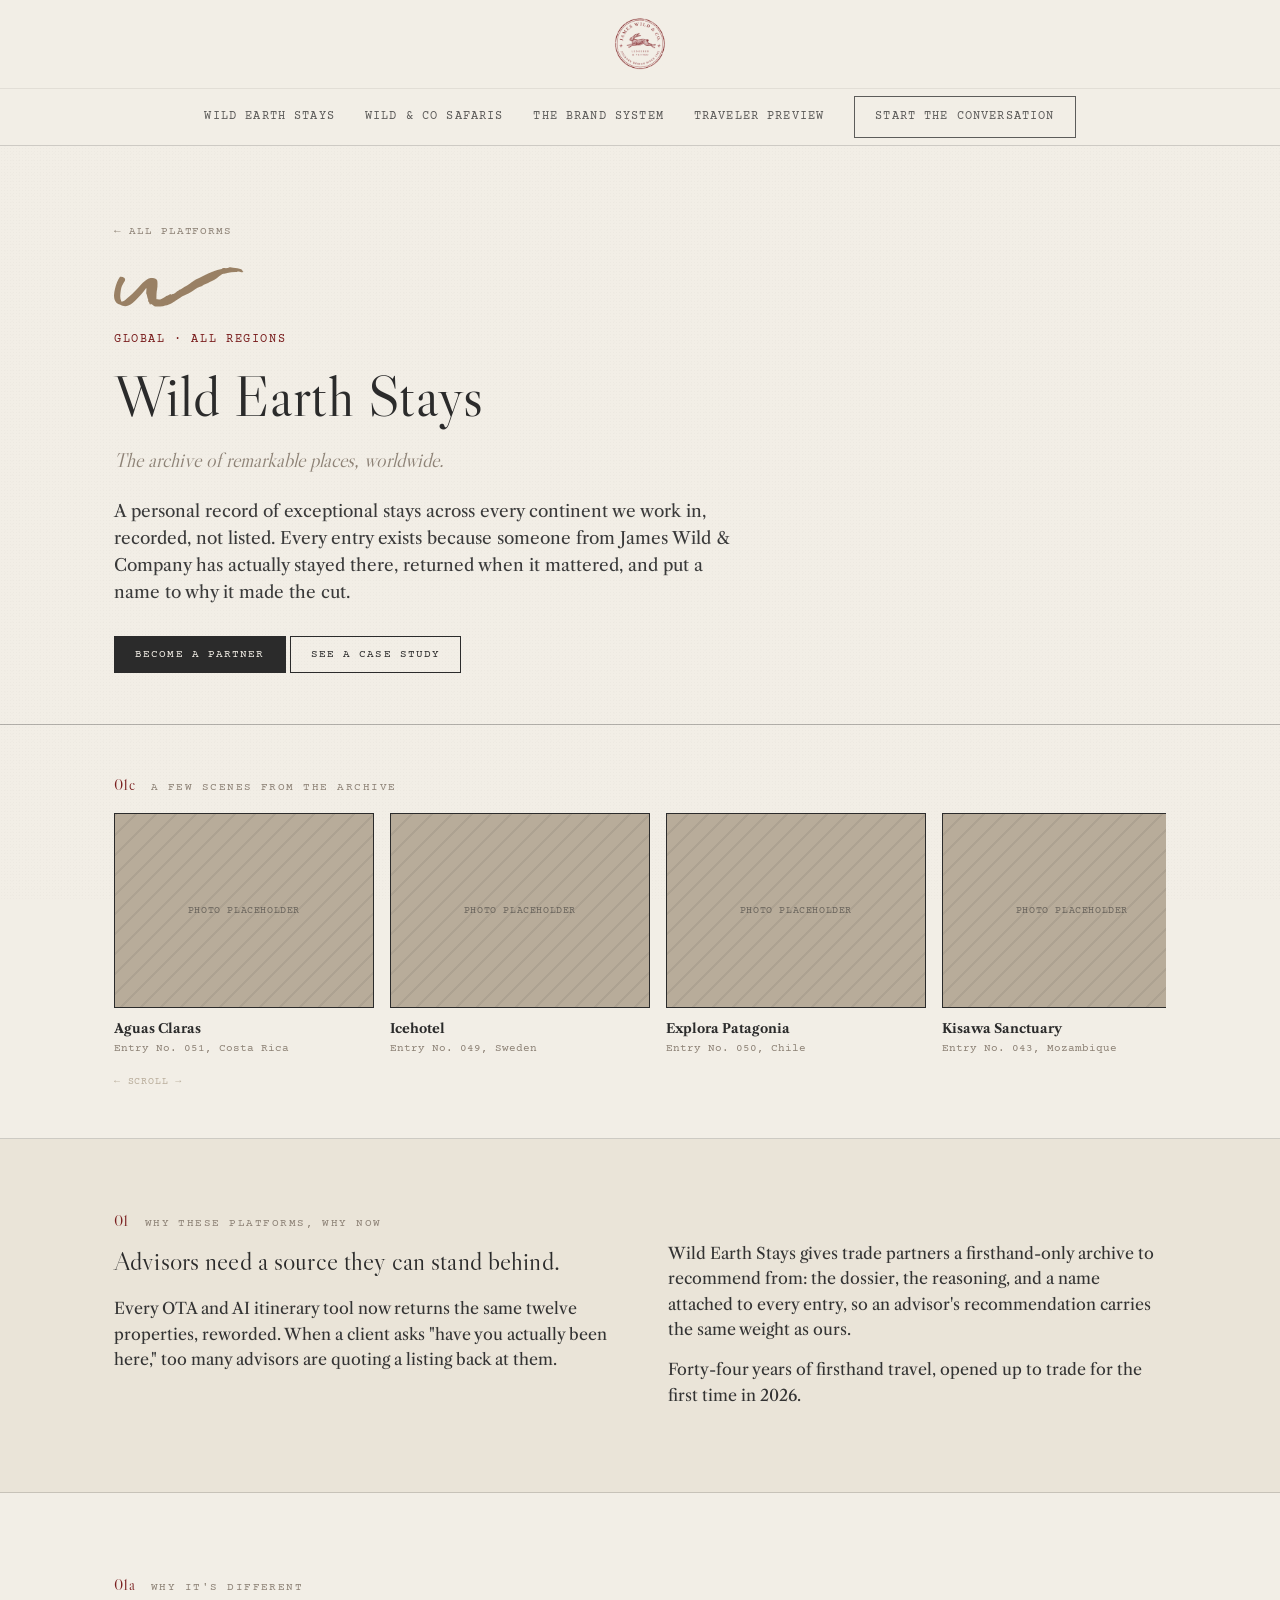
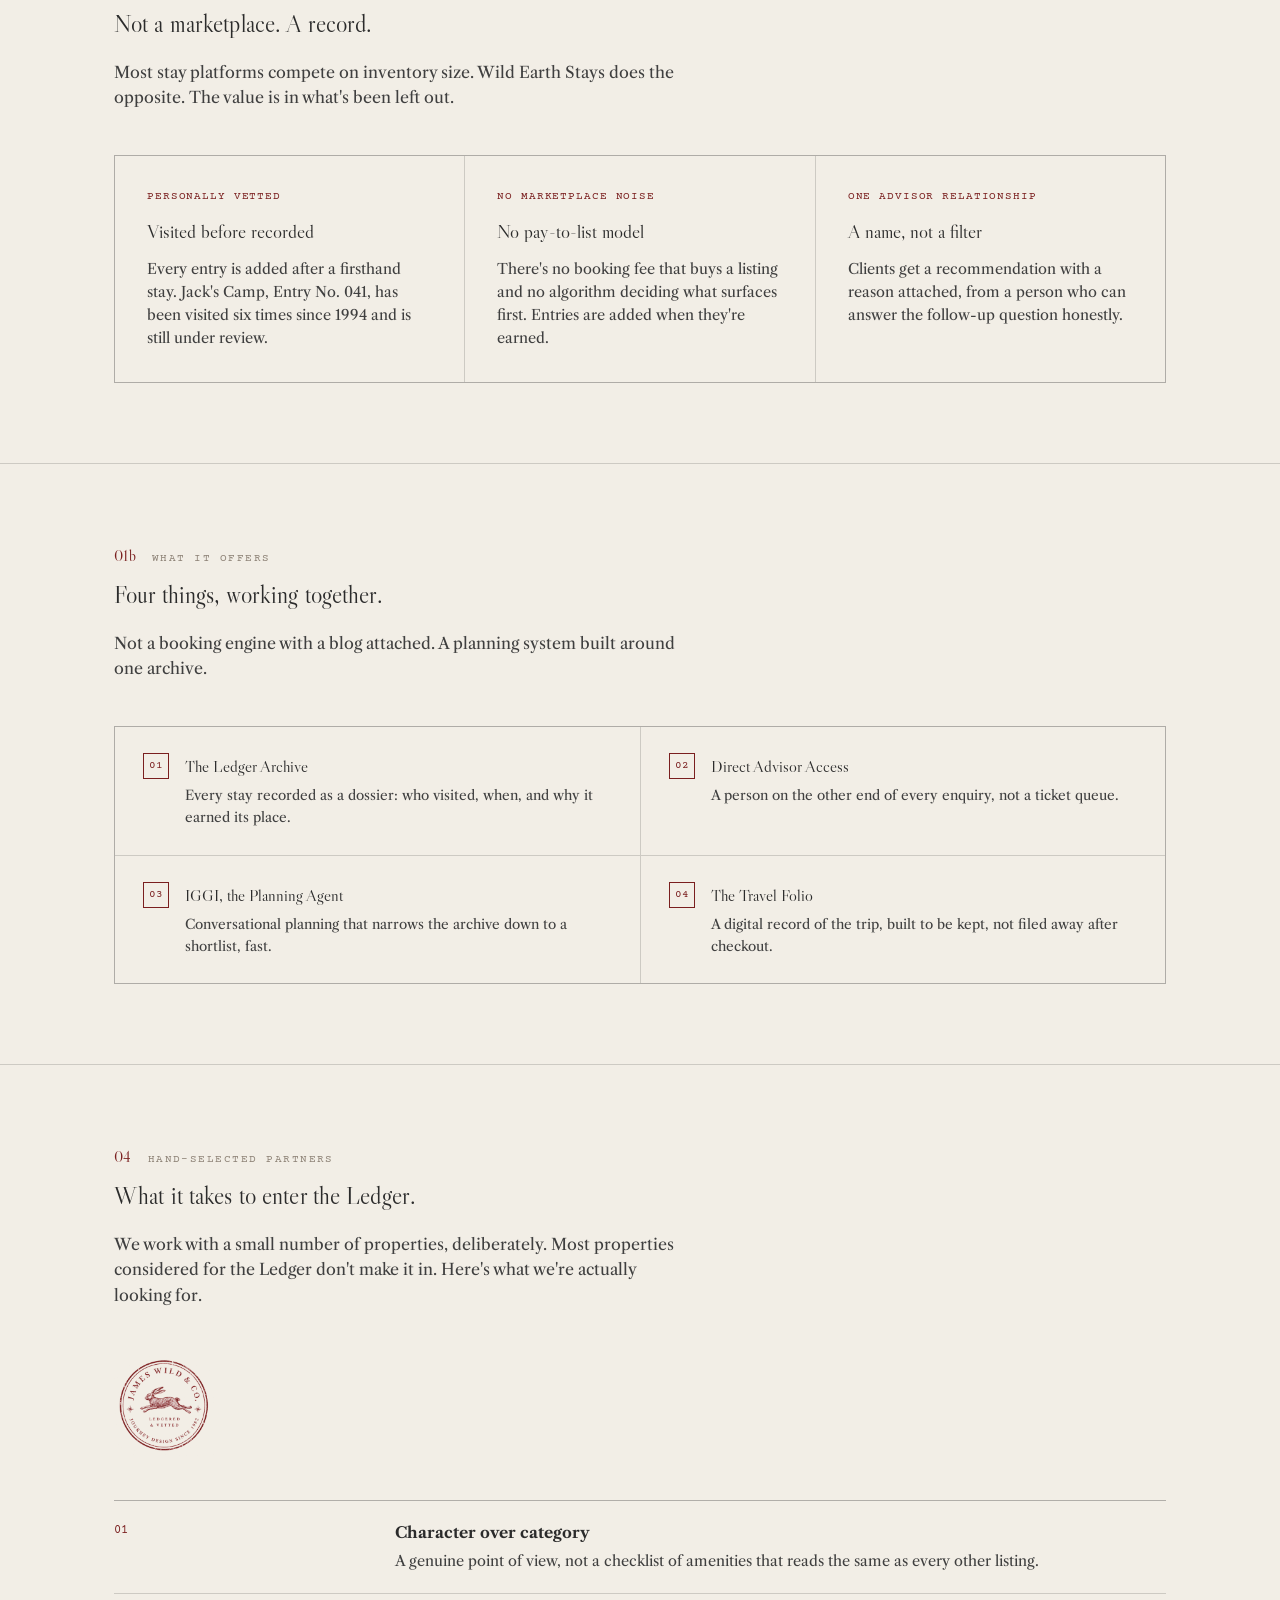
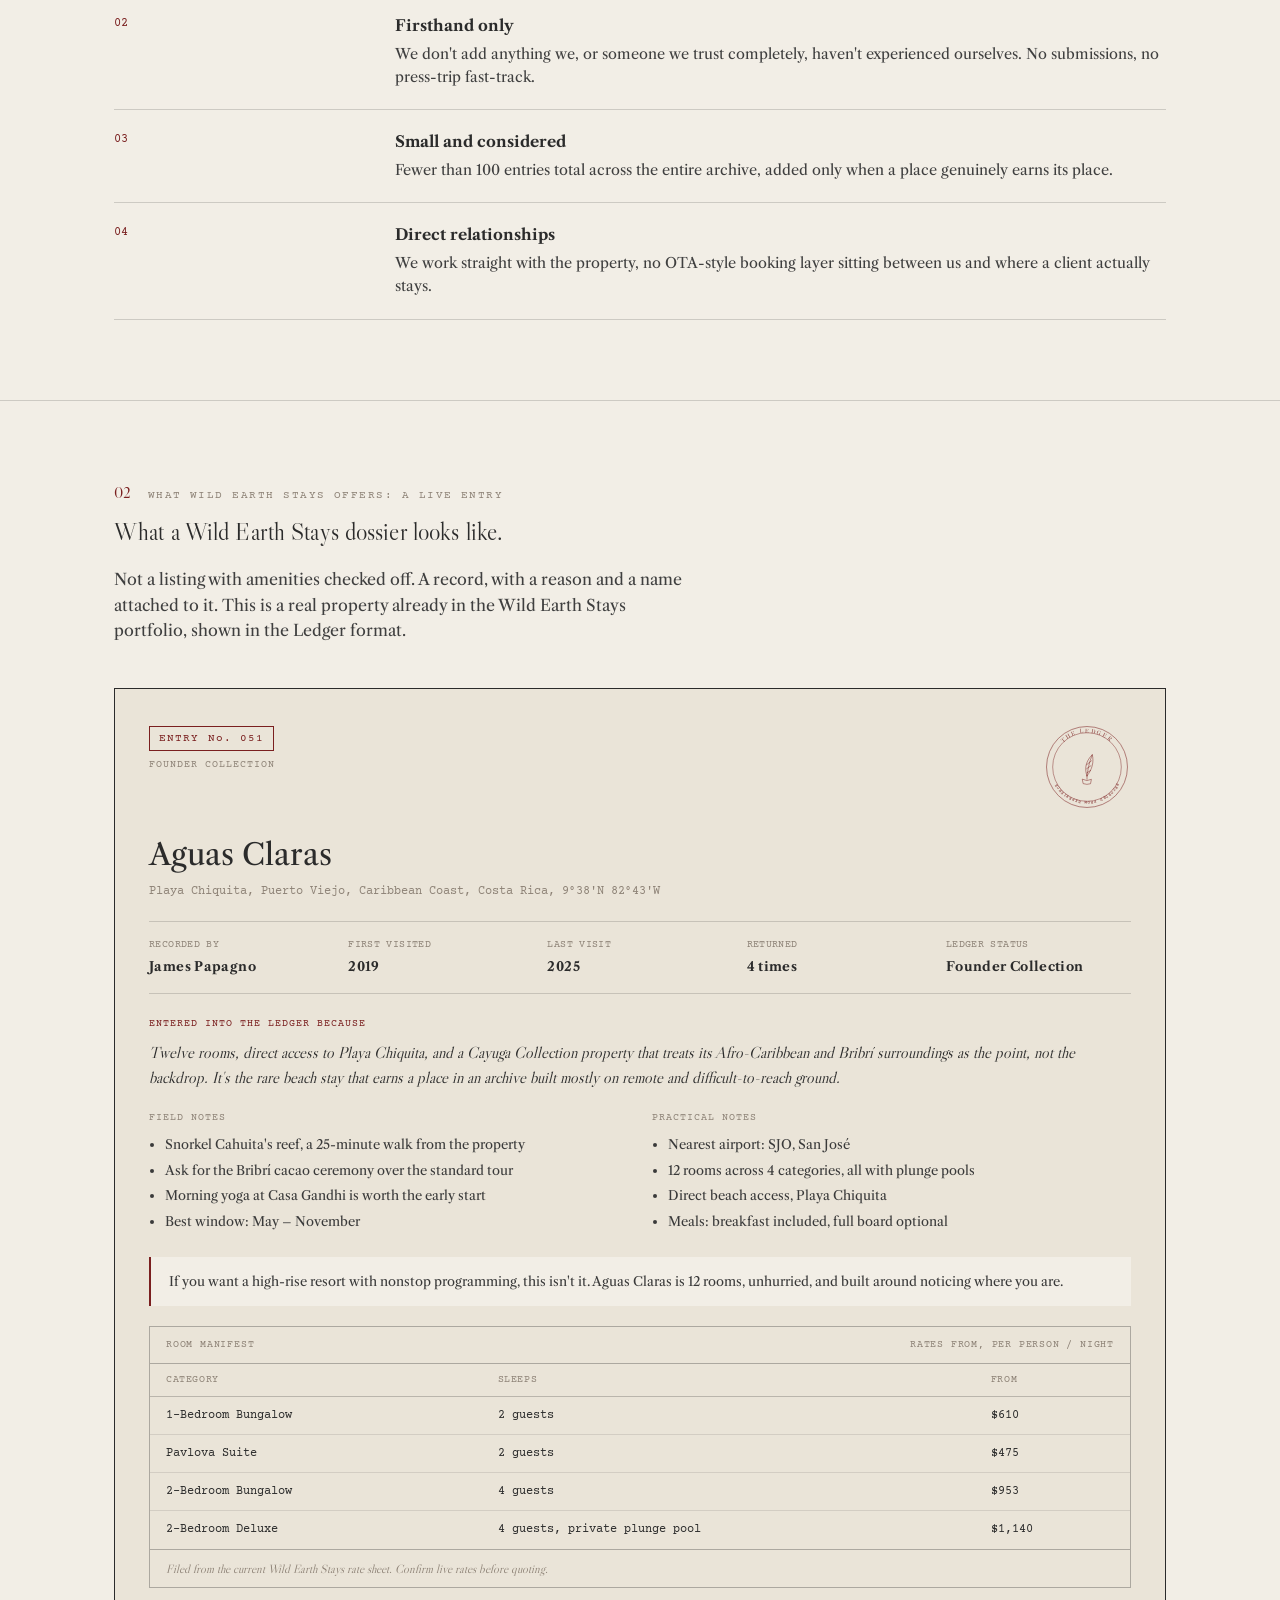
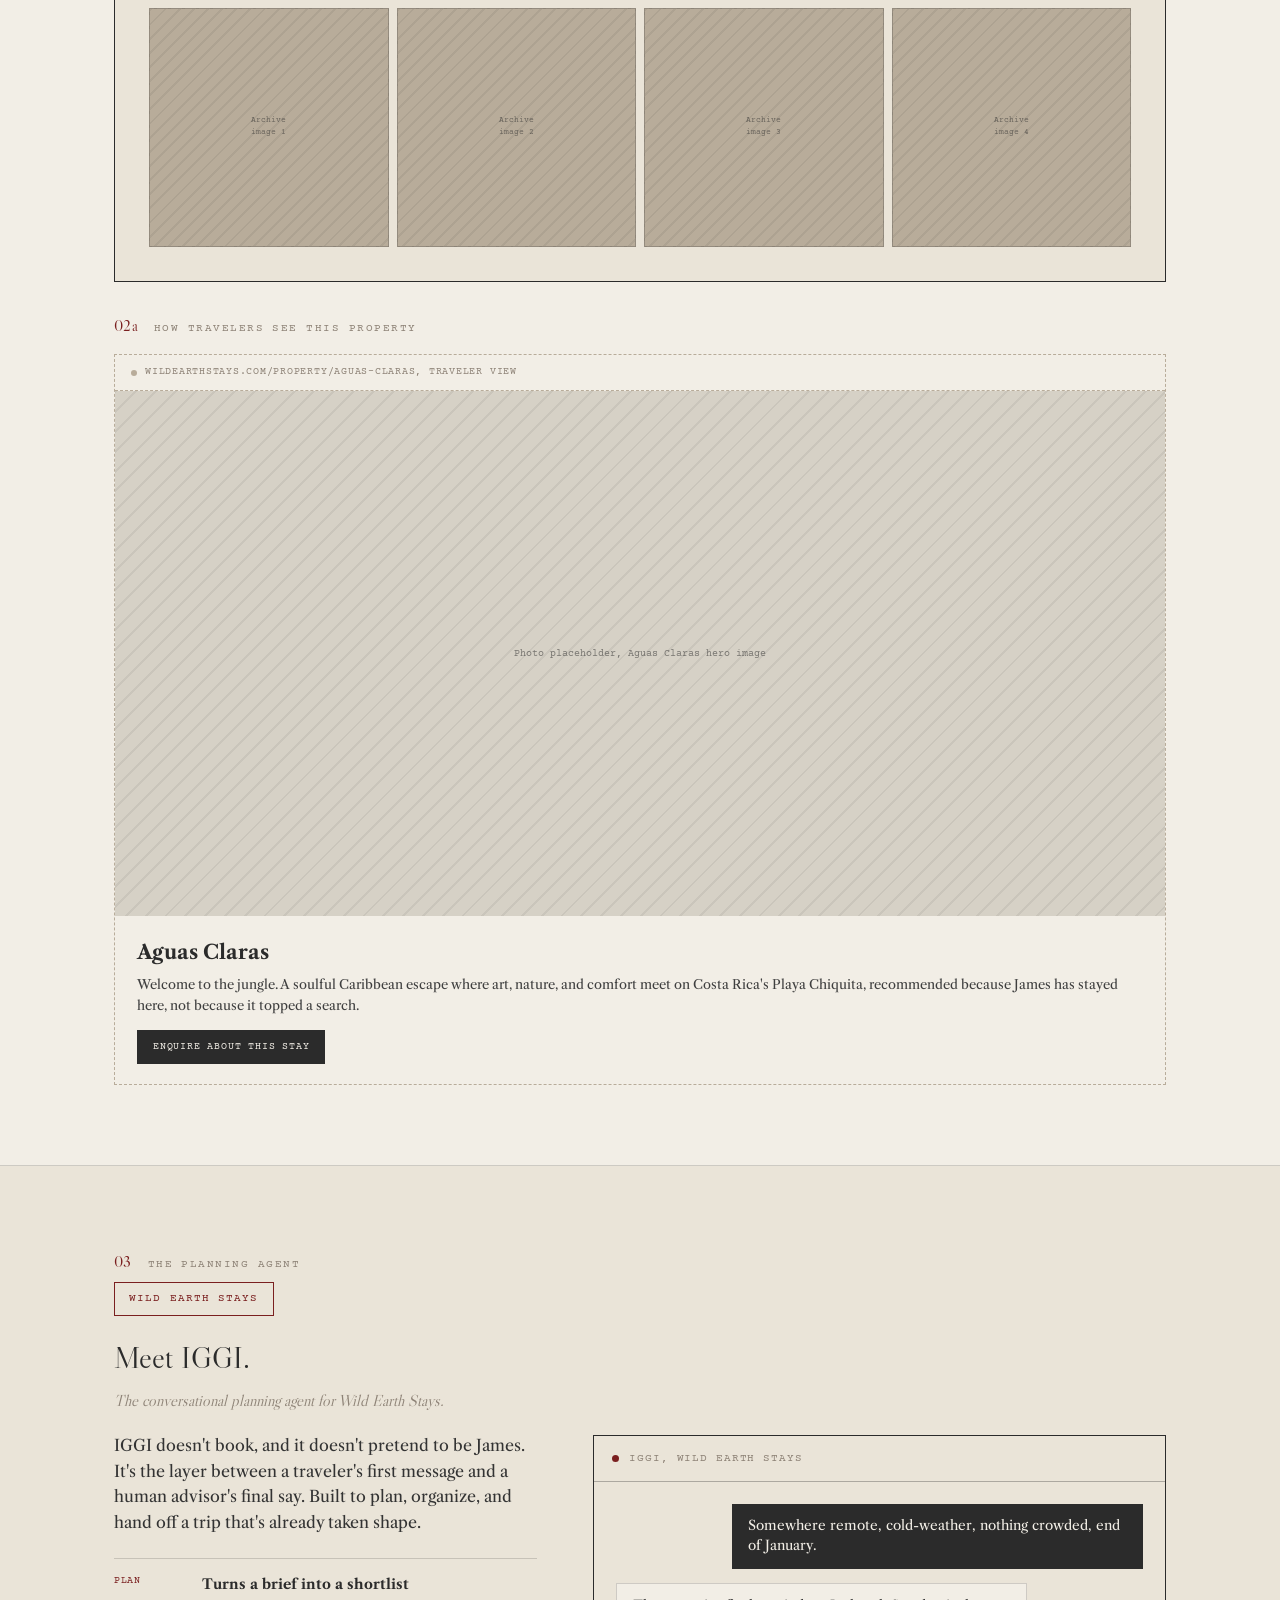
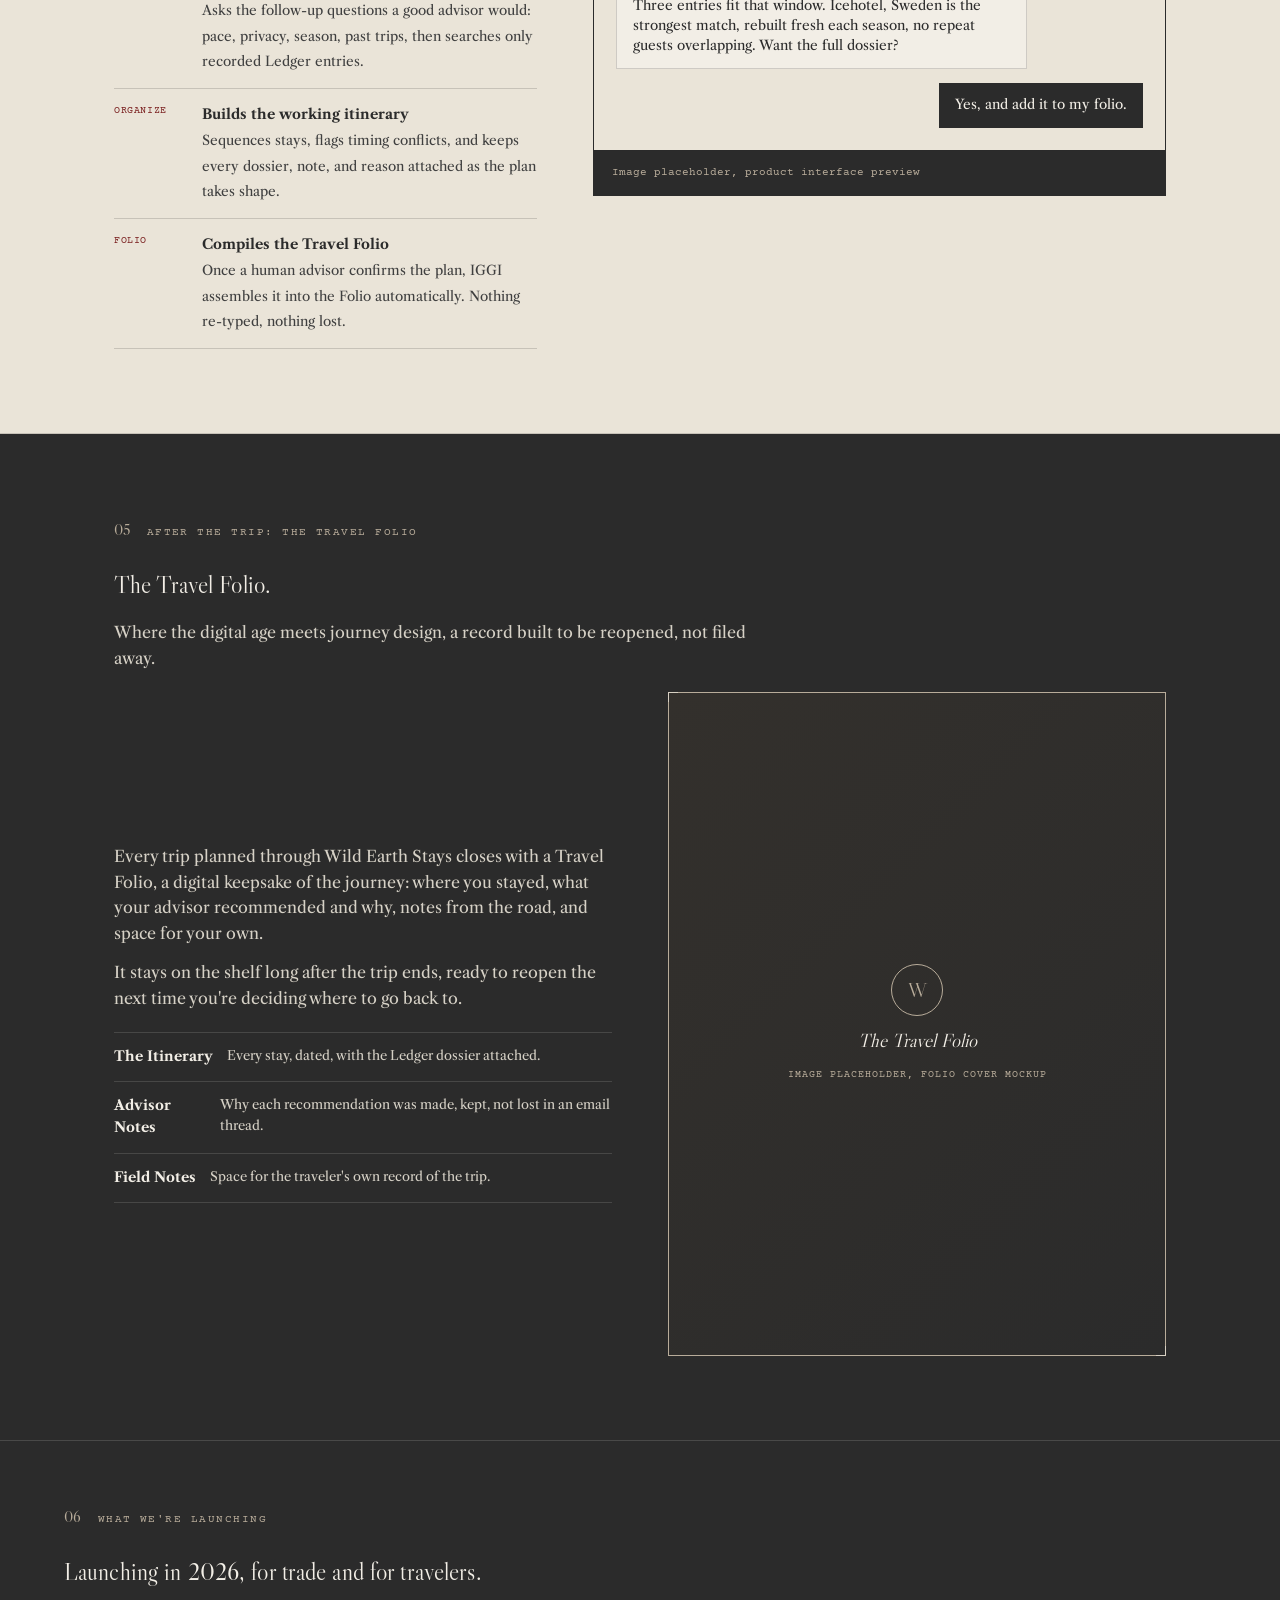
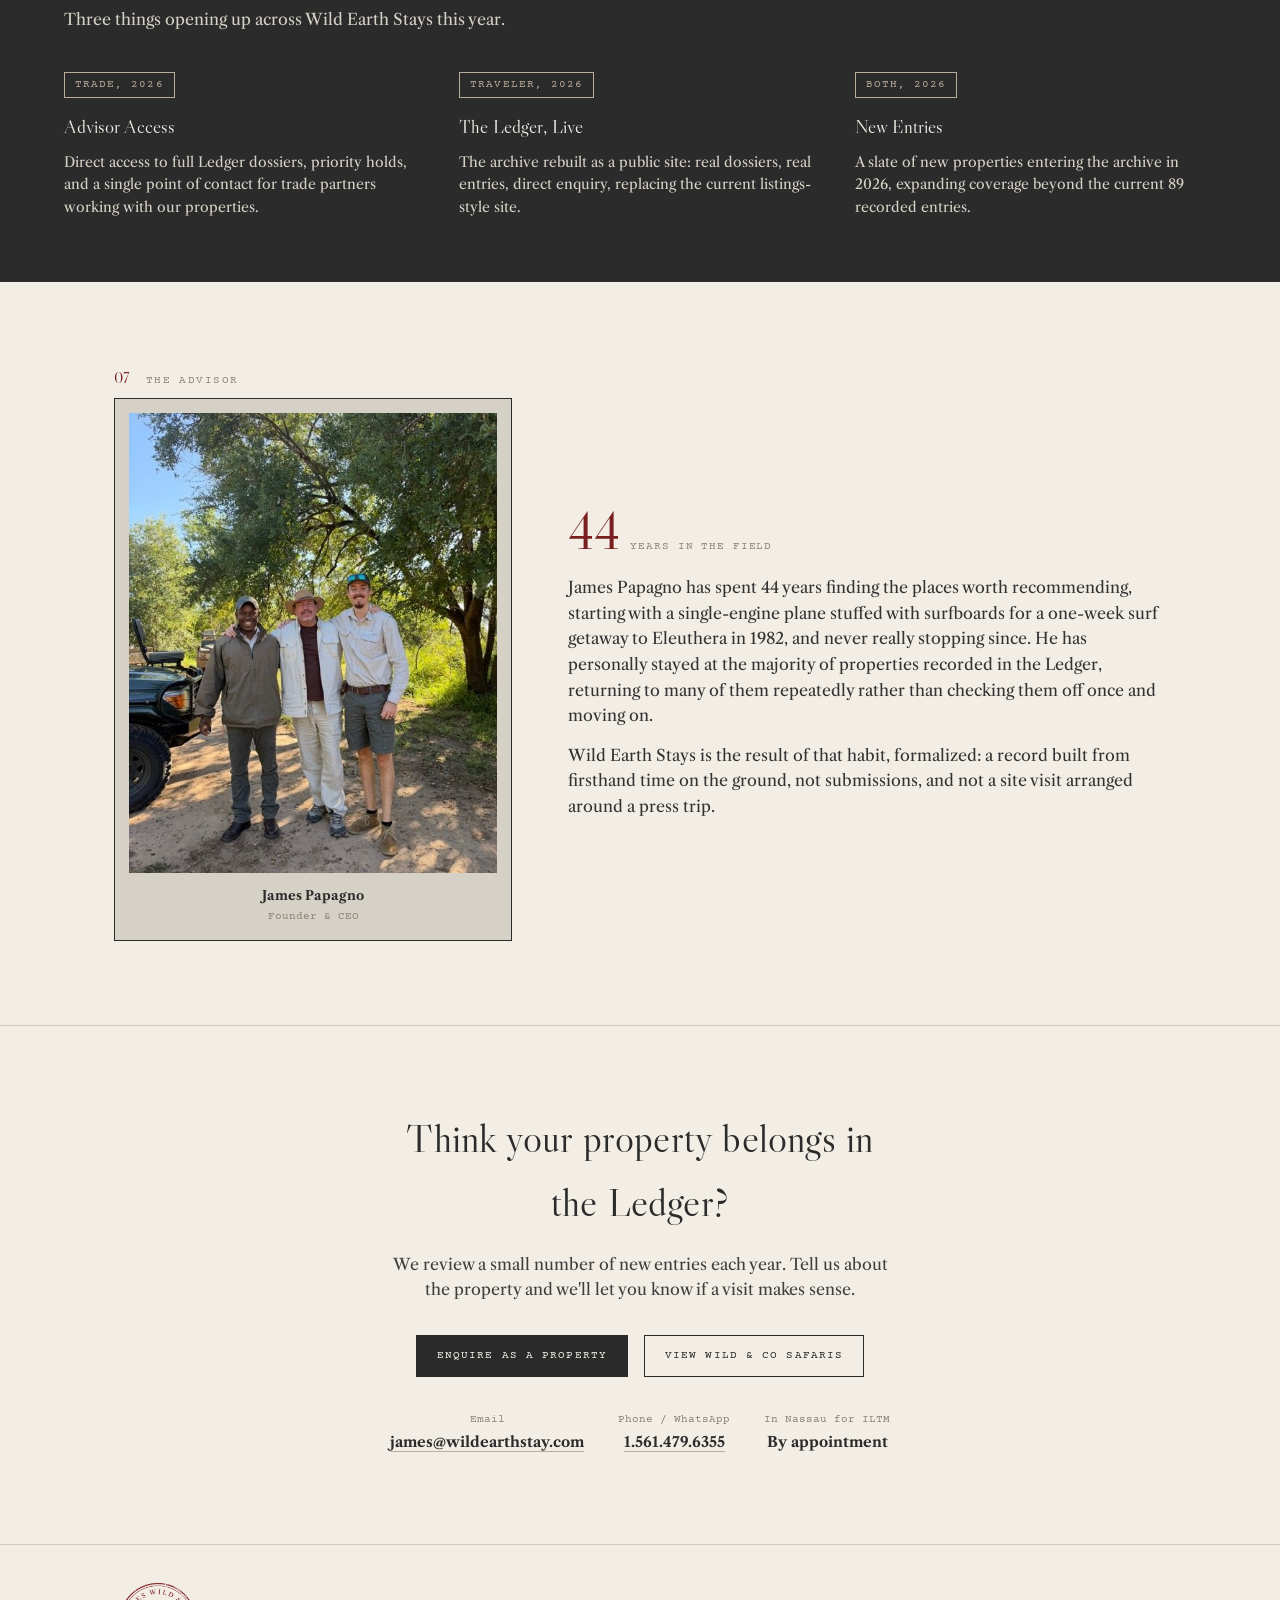
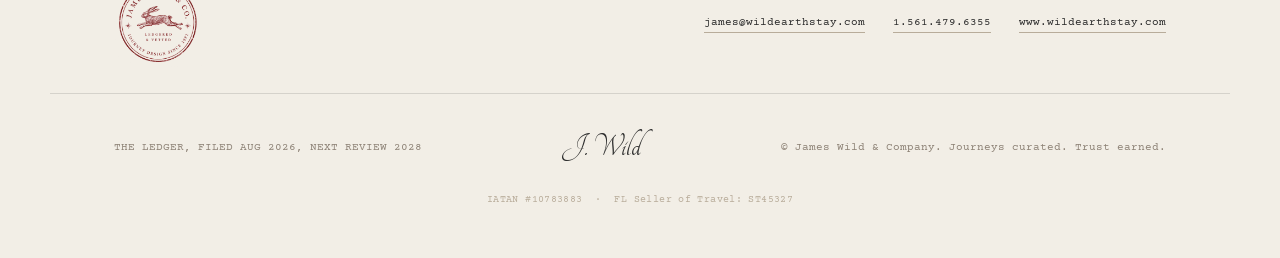
<file: wild-earth-stays.html>
<!DOCTYPE html>
<html lang="en">
<head>
<meta charset="UTF-8">
<meta name="viewport" content="width=device-width, initial-scale=1.0">
<title>Wild Earth Stays: James Wild &amp; Company</title>
<meta name="description" content="Wild Earth Stays: the global archive of remarkable places. A B2B overview for trade partners.">
<link rel="icon" type="image/png" href="./assets/logo-seal.png">

<link rel="preconnect" href="https://fonts.googleapis.com">
<link rel="preconnect" href="https://fonts.gstatic.com" crossorigin>
<link href="https://fonts.googleapis.com/css2?family=Libre+Caslon+Display&family=Libre+Caslon+Text:ital,wght@0,400;0,700;1,400&family=Courier+Prime:ital,wght@0,400;0,700;1,400&family=Tangerine:wght@700&display=swap" rel="stylesheet">
<style>
:root{
    --paper:#F2EEE6;
    --paper-2:#EAE4D8;
    --stone:#D6D1C6;
    --sand:#B8AC9A;
    --clay:#8D8276;
    --charcoal:#2B2B2B;
    --oxblood:#7A1F1F;
    --oxblood-2:#5E1717;

    --display: 'Libre Caslon Display', 'Times New Roman', serif;
    --serif: 'Libre Caslon Text', Georgia, serif;
    --mono: 'Courier Prime', 'Courier New', monospace;
    --script: 'Tangerine', cursive;

    --max: 1180px;
    --edge: clamp(20px, 5vw, 72px);
    --rule: 1px solid rgba(43,43,43,0.18);
    --rule-strong: 1px solid rgba(43,43,43,0.32);
  }

  *{box-sizing:border-box;}
  html{scroll-behavior:smooth;}
  body{
    margin:0;
    background:var(--paper);
    color:var(--charcoal);
    font-family:var(--serif);
    font-size:16px;
    line-height:1.6;
    -webkit-font-smoothing:antialiased;
  }

  /* subtle paper grain */
  body::before{
    content:"";
    position:fixed; inset:0;
    pointer-events:none;
    z-index:0;
    opacity:0.5;
    background-image:
      radial-gradient(rgba(43,43,43,0.035) 1px, transparent 1px);
    background-size: 3px 3px;
    mix-blend-mode:multiply;
  }

  img{max-width:100%; display:block;}
  a{color:inherit;}

  .wrap{max-width:var(--max); margin:0 auto; padding:0 var(--edge); position:relative; z-index:1;}

  .eyebrow{
    font-family:var(--mono);
    text-transform:uppercase;
    letter-spacing:0.14em;
    font-size:11.5px;
    color:var(--oxblood);
  }

  h1,h2,h3{
    font-family:var(--display);
    font-weight:400;
    margin:0;
    letter-spacing:0.005em;
  }

  .hr{border:0; border-top:var(--rule); margin:0;}
  .hr-strong{border:0; border-top:var(--rule-strong); margin:0;}

  /* ---------- NAV ---------- */
    .navTop{
    display:flex; justify-content:center; align-items:center;
    padding:16px 0;
    border-bottom:1px solid rgba(43,43,43,0.08);
  }
  .navTop img{height:56px; width:auto; display:block;}

header.site{
    position:sticky; top:0; z-index:50;
    background:rgba(242,238,230,0.92);
    backdrop-filter:blur(6px);
    border-bottom:var(--rule);
  }
  .nav{
    max-width:var(--max); margin:0 auto; padding:0 var(--edge);
    display:flex; align-items:center; justify-content:center;
    height:56px; position:relative;
  }
  .brand-mark{
    display:flex; align-items:center; gap:11px;
    text-decoration:none;
  }
  .brand-mark .coin{
    width:32px; height:32px; border-radius:50%;
    border:1.4px solid var(--charcoal);
    display:flex; align-items:center; justify-content:center;
    font-family:var(--display); font-size:15px; color:var(--charcoal);
    flex:none;
  }
  .brand-mark .word{
    font-family:var(--mono);
    font-size:12.5px;
    letter-spacing:0.13em;
    text-transform:uppercase;
    line-height:1.25;
    color:var(--charcoal);
  }
  .brand-mark .word b{display:block; font-weight:700;}

  nav.links{display:flex; align-items:center; gap:30px;}
  nav.links a{
    font-family:var(--mono);
    font-size:11.5px;
    letter-spacing:0.1em;
    text-transform:uppercase;
    text-decoration:none;
    color:var(--charcoal);
    opacity:0.75;
    transition:opacity .2s ease;
    white-space:nowrap;
  }
  nav.links a:hover{opacity:1;}
  .btn{
    font-family:var(--mono);
    font-size:11px;
    letter-spacing:0.1em;
    text-transform:uppercase;
    text-decoration:none;
    color:var(--paper);
    background:var(--charcoal);
    padding:11px 20px;
    border:1px solid var(--charcoal);
    white-space:nowrap;
    transition:background .2s ease, color .2s ease;
  }
  .btn:hover{background:var(--oxblood); border-color:var(--oxblood);}
  .btn.outline{
    background:transparent; color:var(--charcoal);
  }
  .btn.outline:hover{background:var(--charcoal); color:var(--paper);}
  .navToggle{display:none; position:absolute; right:var(--edge); top:50%; transform:translateY(-50%);}

  /* ---------- FOUNDER WELCOME ---------- */
  .welcome{
    padding:64px 0 76px;
    border-bottom:var(--rule-strong);
    background:var(--paper-2);
  }
  .welcome .locale{
    font-family:var(--mono); font-size:11px; letter-spacing:0.14em; text-transform:uppercase;
    color:var(--oxblood); margin-bottom:10px;
  }
  .welcome .grid{
    display:grid; grid-template-columns:0.82fr 1.18fr; gap:56px; align-items:center;
  }
  .welcome .frame{
    border:1.4px solid var(--charcoal);
    background:var(--stone);
    padding:14px;
  }
  .welcome .frame .photo{
    aspect-ratio:4/5;
    background:
      repeating-linear-gradient(135deg, rgba(43,43,43,0.08) 0 2px, transparent 2px 14px),
      var(--sand);
    display:flex; align-items:center; justify-content:center; text-align:center;
    border:1px solid rgba(43,43,43,0.25);
  }
  .welcome .frame .photo span{
    font-family:var(--mono); font-size:11px; letter-spacing:0.08em; text-transform:uppercase;
    color:var(--charcoal); opacity:0.65; max-width:70%;
  }
  .welcome .frame .cap{
    margin-top:12px; text-align:center; font-family:var(--mono); font-size:11px; color:var(--clay);
  }
  .welcome .frame .cap b{display:block; color:var(--charcoal); font-family:var(--serif); font-weight:700; font-size:13px; margin-bottom:2px;}

  .welcome blockquote{
    margin:0; font-family:var(--display); font-style:italic;
    font-size:clamp(24px, 3.1vw, 36px); line-height:1.32; color:var(--charcoal);
  }
  .welcome .attrib{
    margin-top:18px; display:flex; align-items:center; gap:14px;
  }
  .welcome .attrib .sig{font-family:var(--script); font-size:32px; color:var(--oxblood);}
  .welcome .attrib .role{font-family:var(--mono); font-size:11px; color:var(--clay); letter-spacing:0.04em;}
  .welcome .attrib .role b{display:block; color:var(--charcoal); font-family:var(--serif); font-weight:700; font-size:13px; font-style:normal;}

  .welcome .lede{
    margin-top:30px; padding-top:26px; border-top:var(--rule);
    font-size:17px; color:#333; max-width:52ch;
  }
  .welcome .tagline{
    margin-top:22px;
    display:inline-flex; align-items:center; gap:10px;
    font-family:var(--mono); font-size:12px; letter-spacing:0.1em; text-transform:uppercase;
    color:var(--oxblood); border:1px solid var(--oxblood); padding:9px 16px;
  }

  .welcome .contactRow{
    margin-top:30px; display:flex; gap:34px; flex-wrap:wrap;
  }
  .welcome .contactRow div{font-family:var(--mono); font-size:11px; color:var(--clay);}
  .welcome .contactRow strong{display:block; font-family:var(--serif); font-size:14.5px; color:var(--charcoal); font-weight:700; margin-top:3px;}
  .welcome .contactRow a{text-decoration:none; color:var(--charcoal); border-bottom:1px solid var(--sand);}
  .welcome .contactRow a:hover{border-color:var(--charcoal);}

  @media (max-width: 880px){
    .welcome .grid{grid-template-columns:1fr; gap:28px;}
    .welcome .frame{max-width:260px; margin:0 auto;}
  }

  /* ---------- PLATFORMS ---------- */
  .platforms{padding:84px 0; border-bottom:var(--rule);}
  .platformGrid{
    display:grid; grid-template-columns:1fr 1fr; gap:1px;
    background:rgba(43,43,43,0.18); border:var(--rule); margin-top:44px;
  }
  .platformCard{background:var(--paper); padding:40px;}
  .platformCard .region{
    font-family:var(--mono); font-size:11px; letter-spacing:0.1em; text-transform:uppercase;
    color:var(--oxblood); margin-bottom:16px;
  }
  .platformCard h3{font-size:26px; margin-bottom:8px;}
  .platformCard .tag{font-family:var(--serif); font-style:italic; font-size:16px; color:var(--clay); margin-bottom:20px;}
  .platformCard p{color:#333; margin:0 0 18px;}
  .platformCard .who{
    border-top:var(--rule); padding-top:16px; margin-top:20px;
    font-family:var(--mono); font-size:11.5px; color:var(--clay);
  }
  .platformCard .who b{display:block; font-family:var(--serif); font-weight:700; font-size:14px; color:var(--charcoal); font-style:normal; margin-bottom:4px;}

  .selectivity{
    margin-top:56px; display:grid; grid-template-columns:1fr 1fr; gap:56px; align-items:start;
  }
  .selectivity .stat3{display:flex; gap:0; border:var(--rule); margin-top:0;}
  .selectivity .stat3 div{flex:1; padding:22px 18px; text-align:center; border-right:var(--rule);}
  .selectivity .stat3 div:last-child{border-right:none;}
  .selectivity .stat3 .n{font-family:var(--display); font-size:32px; display:block;}
  .selectivity .stat3 .l{font-family:var(--mono); font-size:10px; letter-spacing:0.08em; text-transform:uppercase; color:var(--clay); display:block; margin-top:6px;}

  @media (max-width: 880px){
    .platformGrid{grid-template-columns:1fr;}
    .selectivity{grid-template-columns:1fr; gap:28px;}
  }

  /* ---------- SECTION SCAFFOLD ---------- */
  section{position:relative; z-index:1;}
  .entry{
    display:flex; align-items:baseline; gap:14px;
    margin-bottom:28px;
  }
  .entry .no{
    font-family:var(--mono); font-size:12px; letter-spacing:0.08em;
    color:var(--oxblood); border:1px solid var(--oxblood);
    padding:3px 9px;
  }
  .entry .label{
    font-family:var(--mono); font-size:11.5px; letter-spacing:0.14em;
    text-transform:uppercase; color:var(--clay);
  }

  .reveal{opacity:0; transform:translateY(18px); transition:opacity .7s ease, transform .7s ease;}
  .reveal.in{opacity:1; transform:translateY(0);}

  /* ---------- HERO ---------- */
  .hero{padding:88px 0 76px; overflow:hidden;}
  .hero .grid{
    display:grid; grid-template-columns:1.25fr 0.85fr; gap:56px; align-items:center;
  }
  .hero-stamp{
    position:absolute; top:26px; right:var(--edge);
    width:118px; opacity:0.92;
  }
  .hero h1{
    font-size:clamp(38px, 5vw, 62px);
    line-height:1.06;
    max-width:14ch;
  }
  .hero h1 em{font-style:italic; color:var(--oxblood);}
  .hero .sub{
    margin-top:22px;
    font-size:17px;
    max-width:46ch;
    color:#3a3a3a;
  }
  .hero .meta{
    margin-top:34px;
    display:flex; gap:36px; flex-wrap:wrap;
  }
  .hero .meta div{font-family:var(--mono); font-size:11px; color:var(--clay);}
  .hero .meta strong{display:block; font-family:var(--serif); font-size:14px; color:var(--charcoal); font-weight:700; margin-top:3px;}
  .hero .ctaRow{margin-top:38px; display:flex; gap:14px; flex-wrap:wrap;}

  .hero-visual{
    position:relative;
    border:var(--rule-strong);
    background:var(--paper-2);
    padding:26px;
  }
  .hero-visual img{filter:sepia(6%);}
  .hero-visual .cap{
    margin-top:14px; font-family:var(--mono); font-size:10.5px; color:var(--clay);
    display:flex; justify-content:space-between;
  }

  /* ---------- QUOTE BAND ---------- */
  .quoteBand{
    background:var(--charcoal); color:var(--paper);
    padding:64px 0;
  }
  .quoteBand blockquote{
    margin:0; font-family:var(--display); font-style:italic;
    font-size:clamp(24px, 3vw, 34px); line-height:1.4; max-width:820px;
  }
  .quoteBand cite{
    display:block; margin-top:22px; font-family:var(--mono); font-size:12px;
    letter-spacing:0.08em; color:var(--sand); font-style:normal;
  }

  /* ---------- GENERIC SECTION ---------- */
  .section{padding:84px 0; border-bottom:var(--rule);}
  .section .head{max-width:640px; margin-bottom:48px;}
  .section h2{font-size:clamp(28px,3.4vw,40px); line-height:1.15;}
  .section .head p{margin-top:16px; font-size:16px; color:#3f3f3f; max-width:56ch;}

  /* two column brief */
  .briefGrid{display:grid; grid-template-columns:1.1fr 0.9fr; gap:64px;}
  .briefGrid .col p{margin:0 0 16px; color:#333;}
  .briefGrid .callout{
    border-left:3px solid var(--oxblood);
    padding-left:20px; margin-top:28px;
  }
  .briefGrid .callout p{font-style:italic; font-family:var(--display); font-size:19px; color:var(--charcoal); margin:0;}

  /* logo showcase */
  .logoGrid{
    display:grid; grid-template-columns:1fr 1fr; gap:1px;
    background:rgba(43,43,43,0.18);
    border:var(--rule);
  }
  .logoCard{background:var(--paper); padding:44px; display:flex; flex-direction:column; align-items:center; text-align:center;}
  .logoCard img{max-width:220px; margin:0 auto;}
  .logoCard .tag{
    margin-top:24px; font-family:var(--mono); font-size:11px; letter-spacing:0.08em;
    text-transform:uppercase; color:var(--clay);
  }
  .logoCard .tag b{display:block; color:var(--charcoal); font-family:var(--serif); font-size:14px; font-style:normal; font-weight:700; letter-spacing:0; text-transform:none; margin-bottom:4px;}

  /* palette */
  .paletteRow{display:grid; grid-template-columns:repeat(6,1fr); gap:0; border:var(--rule); margin-bottom:56px;}
  .swatch{aspect-ratio:1; position:relative; border-right:var(--rule);}
  .swatch:last-child{border-right:none;}
  .swatch .lbl{
    position:absolute; left:12px; bottom:12px; font-family:var(--mono); font-size:10.5px;
  }
  .swatch.c1{background:#F2EEE6; color:#2B2B2B;}
  .swatch.c2{background:#D6D1C6; color:#2B2B2B;}
  .swatch.c3{background:#B8AC9A; color:#2B2B2B;}
  .swatch.c4{background:#8D8276; color:#F2EEE6;}
  .swatch.c5{background:#2B2B2B; color:#F2EEE6;}
  .swatch.c6{background:#7A1F1F; color:#F2EEE6;}

  .typeGrid{display:grid; grid-template-columns:1fr 1fr; gap:56px;}
  .typeSpec{}
  .typeSpec .name{font-family:var(--mono); font-size:11px; letter-spacing:0.1em; text-transform:uppercase; color:var(--oxblood); margin-bottom:10px;}
  .typeSpec .big{font-family:var(--display); font-size:44px; line-height:1.1; margin-bottom:10px;}
  .typeSpec.mono .big{font-family:var(--mono); font-size:26px;}
  .typeSpec .use{font-family:var(--mono); font-size:12px; color:var(--clay);}

  /* full width image block */
  .plate{border:var(--rule-strong); background:var(--paper-2); padding:18px;}
  .plate img{width:100%;}
  .plateCap{
    display:flex; justify-content:space-between; gap:20px; flex-wrap:wrap;
    margin-top:16px; font-family:var(--mono); font-size:11px; color:var(--clay);
  }

  /* kill list */
  .killWrap{
    background:var(--charcoal); color:var(--paper); padding:56px var(--edge);
  }
  .killWrap .head2{max-width:640px; margin-bottom:36px;}
  .killWrap h2{color:var(--paper);}
  .killWrap .head2 p{color:var(--stone);}
  .killGrid{
    display:grid; grid-template-columns:repeat(2, 1fr); gap:10px 40px;
    font-family:var(--mono); font-size:13.5px; color:var(--stone);
  }
  .killGrid li{list-style:none; display:flex; gap:10px; padding:8px 0; border-bottom:1px solid rgba(242,238,230,0.12);}
  .killGrid li::before{content:"✕"; color:var(--oxblood); font-weight:700; flex:none;}
  .killWrap ul{margin:0; padding:0;}

  /* case study */
  .caseHead{display:flex; justify-content:space-between; align-items:flex-end; flex-wrap:wrap; gap:20px; margin-bottom:36px;}
  .caseHead .stat{text-align:right; font-family:var(--mono); font-size:11px; color:var(--clay);}
  .caseHead .stat strong{display:block; font-family:var(--serif); font-size:15px; color:var(--charcoal); font-weight:700;}

  .caseCols{display:grid; grid-template-columns:1fr 1fr; gap:28px; margin-top:36px;}
  .caseCols .colHead{
    font-family:var(--mono); font-size:11px; letter-spacing:0.12em; text-transform:uppercase;
    padding-bottom:12px; margin-bottom:16px; border-bottom:var(--rule-strong);
  }
  .caseCols .colHead.after{color:var(--oxblood);}

  /* CTA / close */
  .close{
    padding:92px 0 40px;
    text-align:center;
  }
  .close .stampMark{
    width:120px; margin:0 auto 26px;
    border:1.4px solid var(--charcoal); border-radius:50%;
    aspect-ratio:1; display:flex; align-items:center; justify-content:center; flex-direction:column;
  }
  .close .stampMark span{font-family:var(--mono); font-size:9px; letter-spacing:0.1em;}
  .close .stampMark .W{font-family:var(--display); font-size:30px;}
  .close h2{font-size:clamp(30px,4vw,46px); max-width:18ch; margin:0 auto;}
  .close .sub{max-width:52ch; margin:20px auto 36px; color:#3f3f3f;}
  .close .ctaRow{display:flex; gap:16px; justify-content:center; flex-wrap:wrap;}

  footer.site{
    padding:34px 0 50px;
    border-top:var(--rule);
  }
  .footGrid{
    display:flex; justify-content:space-between; align-items:center; flex-wrap:wrap; gap:16px;
    font-family:var(--mono); font-size:11px; color:var(--clay);
  }
  .footGrid .sig{
    font-family:var(--script); font-size:34px; color:var(--charcoal);
  }

  /* form-ish contact card */
  .contactCard{
    border:var(--rule-strong); background:var(--paper-2); padding:34px;
    max-width:520px; margin:0 auto;
    text-align:left;
  }
  .contactCard .row{display:flex; justify-content:space-between; padding:9px 0; border-bottom:1px solid rgba(43,43,43,0.14); font-family:var(--mono); font-size:12px;}
  .contactCard .row:last-child{border-bottom:none;}
  .contactCard .row span:first-child{color:var(--clay);}
  .contactCard .row span:last-child{color:var(--charcoal); font-weight:700;}

  /* mobile */
  @media (max-width: 880px){
    .hero .grid{grid-template-columns:1fr;}
    .hero-stamp{display:none;}
    .briefGrid{grid-template-columns:1fr; gap:30px;}
    .logoGrid{grid-template-columns:1fr;}
    .paletteRow{grid-template-columns:repeat(3,1fr);}
    .typeGrid{grid-template-columns:1fr; gap:30px;}
    .killGrid{grid-template-columns:1fr;}
    .caseCols{grid-template-columns:1fr;}
    nav.links{display:none;}
    .navToggle{display:block; background:none; border:1px solid var(--charcoal); color:var(--charcoal); font-family:var(--mono); font-size:11px; padding:8px 12px; letter-spacing:.08em; text-transform:uppercase;}
    .footGrid{flex-direction:column; text-align:center;}
  }

  @media (prefers-reduced-motion: reduce){
    html{scroll-behavior:auto;}
    .reveal{opacity:1; transform:none; transition:none;}
  }

  /* ================= LANDING - PLATFORM CHOOSER ================= */
  .chooser{padding:70px 0 100px;}
  .chooser .head{max-width:640px; margin-bottom:8px;}
  .chooser .head p{margin-top:16px; font-size:16px; color:#3f3f3f; max-width:56ch;}
  .chooserGrid{
    display:grid; grid-template-columns:1fr 1fr; gap:1px;
    background:rgba(43,43,43,0.18); border:var(--rule); margin-top:44px;
  }
  .offerCard{
    background:var(--paper); padding:48px 40px; text-decoration:none; color:inherit;
    display:flex; flex-direction:column; min-height:380px;
    transition:background .25s ease;
    position:relative;
  }
  .offerCard:hover{background:var(--paper-2);}
  .offerCard .region{
    font-family:var(--mono); font-size:11px; letter-spacing:0.1em; text-transform:uppercase;
    color:var(--oxblood); margin-bottom:18px;
  }
  .offerCard h3{font-size:30px; margin-bottom:10px;}
  .offerCard .tag{font-family:var(--serif); font-style:italic; font-size:16px; color:var(--clay); margin-bottom:22px;}
  .offerCard p{color:#333; margin:0; flex:1;}
  .offerCard .go{
    margin-top:28px; display:inline-flex; align-items:center; gap:10px;
    font-family:var(--mono); font-size:11.5px; letter-spacing:0.1em; text-transform:uppercase;
    color:var(--charcoal); padding-top:18px; border-top:var(--rule);
  }
  .offerCard .go::after{content:"→"; transition:transform .2s ease;}
  .offerCard:hover .go::after{transform:translateX(5px);}
  .offerCard .bignum{
    position:absolute; top:40px; right:40px;
    font-family:var(--display); font-size:15px; color:var(--sand);
  }

  .otherLink{
    margin-top:36px; text-align:center;
  }
  .otherLink a{
    font-family:var(--mono); font-size:11.5px; letter-spacing:0.1em; text-transform:uppercase;
    color:var(--clay); text-decoration:none; border-bottom:1px solid var(--sand);
  }
  .otherLink a:hover{color:var(--charcoal); border-color:var(--charcoal);}

  @media (max-width:880px){
    .chooserGrid{grid-template-columns:1fr;}
  }

  /* ================= PLATFORM PAGE ================= */
  .platHero{padding:70px 0 60px; border-bottom:var(--rule-strong);}
  .platHero .region{font-family:var(--mono); font-size:11.5px; letter-spacing:0.14em; text-transform:uppercase; color:var(--oxblood); margin-bottom:16px;}
  .platHero h1{font-size:clamp(36px,5vw,58px); line-height:1.08; max-width:16ch;}
  .platHero .tag{font-family:var(--display); font-style:italic; font-size:20px; color:var(--clay); margin-top:16px;}
  .platHero .sub{margin-top:22px; font-size:17px; max-width:56ch; color:#3a3a3a;}
  .platHero .backLink{
    display:inline-flex; align-items:center; gap:8px; margin-bottom:26px;
    font-family:var(--mono); font-size:11px; letter-spacing:0.08em; text-transform:uppercase;
    color:var(--clay); text-decoration:none;
  }
  .platHero .backLink:hover{color:var(--charcoal);}

  .twoColSection{padding:80px 0; border-bottom:var(--rule);}
  .twoColSection .head{max-width:640px; margin-bottom:44px;}
  .twoColSection .head p{margin-top:16px; font-size:16px; color:#3f3f3f; max-width:58ch;}
  .why-grid{display:grid; grid-template-columns:repeat(3,1fr); gap:1px; background:rgba(43,43,43,0.18); border:var(--rule);}
  .why-card{background:var(--paper); padding:32px;}
  .why-card .k{font-family:var(--mono); font-size:11px; letter-spacing:0.08em; text-transform:uppercase; color:var(--oxblood); margin-bottom:12px;}
  .why-card h4{font-family:var(--display); font-weight:400; font-size:19px; margin:0 0 10px;}
  .why-card p{margin:0; font-size:14.5px; color:#3f3f3f;}

  .criteriaList{margin-top:36px; border-top:var(--rule-strong);}
  .criteriaList .row{
    display:grid; grid-template-columns:1fr 3fr; gap:24px; padding:20px 0; border-bottom:var(--rule);
  }
  .criteriaList .row .n{font-family:var(--mono); font-size:12px; color:var(--oxblood);}
  .criteriaList .row .t{font-family:var(--serif); font-weight:700; font-size:15.5px; margin-bottom:4px;}
  .criteriaList .row .d{color:#3f3f3f; font-size:14.5px; margin:0;}

  .launchBand{background:var(--charcoal); color:var(--paper); padding:64px var(--edge);}
  .launchBand .wrap{padding:0;}
  .launchBand .head p{color:var(--stone);}
  .launchBand h2{color:var(--paper);}
  .launchGrid{display:grid; grid-template-columns:repeat(3,1fr); gap:34px; margin-top:36px;}
  .launchCard .tag2{font-family:var(--mono); font-size:10.5px; letter-spacing:0.1em; text-transform:uppercase; color:var(--sand); border:1px solid var(--sand); display:inline-block; padding:4px 10px; margin-bottom:14px;}
  .launchCard h4{font-family:var(--display); font-weight:400; font-size:19px; margin:0 0 8px; color:var(--paper);}
  .launchCard p{margin:0; font-size:14px; color:var(--stone);}

  .bioSection{padding:84px 0; border-bottom:var(--rule);}
  .bioGrid{display:grid; grid-template-columns:0.8fr 1.2fr; gap:56px; align-items:center;}
  .bioGrid .frame{border:1.4px solid var(--charcoal); background:var(--stone); padding:14px;}
  .bioGrid .frame .photo{
    aspect-ratio:4/5;
    background:repeating-linear-gradient(135deg, rgba(43,43,43,0.08) 0 2px, transparent 2px 14px), var(--sand);
    display:flex; align-items:center; justify-content:center; text-align:center;
    border:1px solid rgba(43,43,43,0.25);
  }
  .bioGrid .frame .photo span{font-family:var(--mono); font-size:11px; letter-spacing:0.08em; text-transform:uppercase; color:var(--charcoal); opacity:0.65; max-width:70%;}
  .bioGrid .frame .cap{margin-top:12px; text-align:center; font-family:var(--mono); font-size:11px; color:var(--clay);}
  .bioGrid .frame .cap b{display:block; color:var(--charcoal); font-family:var(--serif); font-weight:700; font-size:13px; margin-bottom:2px;}
  .bioGrid .yearsStat{
    display:inline-flex; align-items:baseline; gap:10px; margin-bottom:18px;
  }
  .bioGrid .yearsStat .n{font-family:var(--display); font-size:52px; color:var(--oxblood); line-height:1;}
  .bioGrid .yearsStat .l{font-family:var(--mono); font-size:11px; letter-spacing:0.08em; text-transform:uppercase; color:var(--clay);}
  .bioGrid p{color:#333; margin:0 0 14px;}

  .platCTA{padding:80px 0 90px; text-align:center;}
  .platCTA h2{font-size:clamp(28px,3.6vw,40px); max-width:20ch; margin:0 auto;}
  .platCTA .sub{max-width:52ch; margin:18px auto 32px; color:#3f3f3f;}
  .platCTA .ctaRow{display:flex; gap:16px; justify-content:center; flex-wrap:wrap;}
  .platCTA .contactRow{margin-top:34px; display:flex; gap:34px; justify-content:center; flex-wrap:wrap;}
  .platCTA .contactRow div{font-family:var(--mono); font-size:11px; color:var(--clay);}
  .platCTA .contactRow strong{display:block; font-family:var(--serif); font-size:14.5px; color:var(--charcoal); font-weight:700; margin-top:3px;}
  .platCTA .contactRow a{text-decoration:none; color:var(--charcoal); border-bottom:1px solid var(--sand);}

  @media (max-width:880px){
    .why-grid{grid-template-columns:1fr;}
    .launchGrid{grid-template-columns:1fr;}
    .bioGrid{grid-template-columns:1fr; gap:28px;}
    .bioGrid .frame{max-width:260px; margin:0 auto;}
    .criteriaList .row{grid-template-columns:1fr;}
  }

  /* ================= TEXTURE & NATIVE ARCHIVE COMPONENTS ================= */

  /* richer paper grain, layered */
  body::before{
    background-image:
      radial-gradient(rgba(43,43,43,0.045) 1px, transparent 1px),
      radial-gradient(rgba(43,43,43,0.02) 1px, transparent 1px);
    background-size: 3px 3px, 7px 7px;
    background-position: 0 0, 2px 3px;
  }

  /* faint rotated watermark stamp, used as background texture */
  .watermark{
    position:absolute; z-index:0; pointer-events:none;
    color:var(--charcoal); opacity:0.045;
    width:340px; height:340px;
  }
  .watermark svg{width:100%; height:100%; display:block;}

  /* ledger section divider - double rule with center mark */
  .ledgerDivider{
    display:flex; align-items:center; gap:14px;
    padding:0 var(--edge); max-width:var(--max); margin:0 auto;
  }
  .ledgerDivider::before, .ledgerDivider::after{content:""; flex:1; border-top:var(--rule); position:relative;}
  .ledgerDivider .mark{
    width:7px; height:7px; border:1px solid var(--clay); transform:rotate(45deg); flex:none;
  }

  /* corner tick marks on cards - archival dossier feel */
  .ticked{position:relative;}
  .ticked::before, .ticked::after{
    content:""; position:absolute; width:9px; height:9px;
    border-color:var(--clay); opacity:0.55; pointer-events:none;
  }
  .ticked::before{top:-1px; left:-1px; border-top:1px solid; border-left:1px solid;}
  .ticked::after{bottom:-1px; right:-1px; border-bottom:1px solid; border-right:1px solid;}

  /* inline stamp SVG coloring */
  .stampGraphic{color:var(--oxblood);}
  .stampGraphic.charcoal{color:var(--charcoal);}
  .stampGraphic.sand{color:var(--sand);}

  /* ---- Ledger Entry Card (native, replaces screenshot mockups) ---- */
  .ledgerCard{
    background:var(--paper-2); border:1.4px solid var(--charcoal);
    padding:32px; position:relative;
  }
  .ledgerCard .lc-head{display:flex; justify-content:space-between; align-items:center; margin-bottom:18px;}
  .ledgerCard .lc-entry{font-family:var(--mono); font-size:11px; letter-spacing:0.1em; color:var(--oxblood); border:1px solid var(--oxblood); padding:3px 9px;}
  .ledgerCard .lc-status{font-family:var(--mono); font-size:10px; letter-spacing:0.1em; text-transform:uppercase; color:var(--clay);}
  .ledgerCard .lc-title{font-size:28px; margin-bottom:4px;}
  .ledgerCard .lc-loc{font-family:var(--mono); font-size:11.5px; color:var(--clay); margin-bottom:20px;}
  .ledgerCard .lc-rule{border-top:var(--rule); margin-bottom:18px;}
  .ledgerCard .lc-rows{display:grid; grid-template-columns:repeat(3,1fr); gap:16px; margin-bottom:22px;}
  .ledgerCard .lc-rows div{font-family:var(--mono); font-size:10.5px; color:var(--clay);}
  .ledgerCard .lc-rows b{display:block; font-family:var(--serif); font-weight:700; font-size:14px; color:var(--charcoal); margin-top:3px;}
  .ledgerCard .lc-quote{
    font-family:var(--display); font-style:italic; font-size:16px; line-height:1.5; color:var(--charcoal);
    border-left:2px solid var(--oxblood); padding-left:16px;
  }
  .ledgerCard .lc-stampWrap{position:absolute; top:24px; right:24px; width:78px; height:78px;}

  /* ---- Ledger Lanes - native 4-card grid ---- */
  .lanesGrid{display:grid; grid-template-columns:repeat(4,1fr); gap:1px; background:rgba(43,43,43,0.18); border:var(--rule);}
  .laneCard{background:var(--paper); padding:28px 22px;}
  .laneCard .ln{font-family:var(--mono); font-size:10.5px; color:var(--oxblood); margin-bottom:10px;}
  .laneCard h4{font-family:var(--display); font-weight:400; font-size:18px; margin:0 0 10px;}
  .laneCard p{margin:0; font-size:13.5px; color:#3f3f3f;}

  /* ---- Ship's log strip - native route/timeline ---- */
  .shipsLog{margin-top:8px;}
  .shipsLog .route{
    display:flex; align-items:flex-start; overflow-x:auto; gap:0; padding-bottom:6px;
  }
  .shipsLog .stop{flex:none; width:132px; text-align:center; position:relative; padding-top:22px;}
  .shipsLog .stop::before{
    content:""; position:absolute; top:6px; left:50%; width:9px; height:9px;
    background:var(--paper); border:1.4px solid var(--oxblood); border-radius:50%; transform:translateX(-50%);
  }
  .shipsLog .stop::after{
    content:""; position:absolute; top:10px; left:0; right:0; border-top:1px dashed var(--sand); z-index:-1;
  }
  .shipsLog .stop:first-child::after{left:50%;}
  .shipsLog .stop:last-child::after{right:50%;}
  .shipsLog .stop .day{font-family:var(--mono); font-size:9.5px; color:var(--clay); letter-spacing:0.06em;}
  .shipsLog .stop .place{font-family:var(--serif); font-weight:700; font-size:13px; color:var(--charcoal); margin-top:4px;}

  .fieldNote{
    background:var(--paper-2); border:1px solid rgba(43,43,43,0.2); border-left:2.5px solid var(--oxblood);
    padding:22px 26px; font-family:var(--display); font-style:italic; font-size:17px; line-height:1.55; color:var(--charcoal);
  }
  .fieldNote cite{display:block; margin-top:14px; font-family:var(--mono); font-style:normal; font-size:11px; color:var(--clay);}

  @media (max-width:880px){
    .lanesGrid{grid-template-columns:1fr 1fr;}
    .ledgerCard .lc-rows{grid-template-columns:1fr; gap:10px;}
    .watermark{display:none;}
  }

  /* ================= GENERIC IMAGE PLACEHOLDER ================= */
  .imgPlaceholder{border:1.4px solid var(--charcoal); background:var(--stone); padding:12px;}
  .imgPlaceholder .ph{
    aspect-ratio:var(--ar,4/3);
    background:repeating-linear-gradient(135deg, rgba(43,43,43,0.08) 0 2px, transparent 2px 14px), var(--sand);
    display:flex; align-items:center; justify-content:center; text-align:center;
    border:1px solid rgba(43,43,43,0.25);
  }
  .imgPlaceholder .ph span{font-family:var(--mono); font-size:10.5px; letter-spacing:0.08em; text-transform:uppercase; color:var(--charcoal); opacity:0.6; max-width:78%; line-height:1.5;}
  .imgPlaceholder .cap2{margin-top:10px; text-align:center; font-family:var(--mono); font-size:10.5px; color:var(--clay);}
  .imgPlaceholder .cap2 b{display:block; color:var(--charcoal); font-family:var(--serif); font-weight:700; font-size:12.5px; margin-bottom:2px;}

  /* ================= WHY NOW ================= */
  .whyNow{padding:70px 0; border-bottom:var(--rule); background:var(--paper-2);}
  .whyNow .grid2{display:grid; grid-template-columns:1fr 1fr; gap:56px; align-items:start;}
  .whyNow p{color:#333; margin:0 0 14px;}

  /* ================= OFFER LIST ================= */
  .offerList{display:grid; grid-template-columns:repeat(2,1fr); gap:1px; background:rgba(43,43,43,0.18); border:var(--rule); margin-top:36px;}
  .offerList .item{background:var(--paper); padding:26px 28px; display:flex; gap:16px; align-items:flex-start;}
  .offerList .item .ic{
    font-family:var(--mono); font-size:11px; color:var(--oxblood); border:1px solid var(--oxblood);
    width:26px; height:26px; display:flex; align-items:center; justify-content:center; flex:none;
  }
  .offerList .item h4{font-family:var(--display); font-weight:400; font-size:16.5px; margin:0 0 6px;}
  .offerList .item p{margin:0; font-size:13.5px; color:#3f3f3f;}

  /* ================= AGENT SECTION ================= */
  .agentSection{padding:84px 0; border-bottom:var(--rule);}
  .agentGrid{display:grid; grid-template-columns:0.85fr 1.15fr; gap:56px; align-items:center;}
  .agentBadge{
    display:inline-flex; align-items:center; gap:10px; font-family:var(--mono); font-size:11px;
    letter-spacing:0.1em; text-transform:uppercase; color:var(--oxblood); border:1px solid var(--oxblood);
    padding:7px 14px; margin-bottom:18px;
  }
  .agentGrid h3{font-size:30px; margin-bottom:6px;}
  .agentGrid .role{font-family:var(--display); font-style:italic; font-size:16px; color:var(--clay); margin-bottom:20px;}
  .agentGrid p{color:#333; margin:0 0 14px;}
  .agentSteps{margin-top:22px; display:flex; flex-direction:column; gap:0;}
  .agentSteps .st{display:flex; gap:16px; padding:14px 0; border-top:var(--rule);}
  .agentSteps .st:last-child{border-bottom:var(--rule);}
  .agentSteps .st .sn{font-family:var(--mono); font-size:10px; letter-spacing:0.06em; text-transform:uppercase; color:var(--oxblood); flex:none; width:72px;}
  .agentSteps .st .sd b{display:block; font-family:var(--serif); font-weight:700; font-size:14px; color:var(--charcoal); margin-bottom:2px;}
  .agentSteps .st .sd span{font-size:13.5px; color:#3f3f3f;}

  .chatMock{border:1.4px solid var(--charcoal); background:var(--paper-2);}
  .chatMock .cm-head{
    display:flex; align-items:center; gap:10px; padding:14px 18px; border-bottom:var(--rule-strong);
    font-family:var(--mono); font-size:11px; letter-spacing:0.08em; text-transform:uppercase; color:var(--clay);
  }
  .chatMock .cm-dot{width:7px; height:7px; border-radius:50%; background:var(--oxblood);}
  .chatMock .cm-body{padding:22px; display:flex; flex-direction:column; gap:14px;}
  .chatMock .bubble{max-width:78%; padding:12px 16px; font-size:13.5px; line-height:1.5;}
  .chatMock .bubble.agent{background:var(--paper); border:1px solid rgba(43,43,43,0.18); align-self:flex-start; font-family:var(--serif);}
  .chatMock .bubble.user{background:var(--charcoal); color:var(--paper); align-self:flex-end; font-family:var(--serif);}
  .chatMock .cm-foot{padding:14px 18px; border-top:var(--rule-strong); font-family:var(--mono); font-size:10.5px; color:var(--sand); background:var(--charcoal);}

  /* ================= TRAVEL FOLIO ================= */
  .folioSection{padding:84px 0; border-bottom:1px solid rgba(242,238,230,0.15); background:var(--charcoal); color:var(--paper);}
  .folioSection h2{color:var(--paper);}
  .folioSection .head p{color:var(--stone);}
  .folioGrid{display:grid; grid-template-columns:1fr 1fr; gap:56px; align-items:center; margin-top:20px;}
  .folioGrid p{color:var(--stone); margin:0 0 14px;}
  .folioBook{
    aspect-ratio:3/4; border:1.4px solid var(--sand); background:linear-gradient(135deg, #33302c, #2b2b2b);
    display:flex; flex-direction:column; align-items:center; justify-content:center; text-align:center; gap:10px;
    padding:30px;
  }
  .folioBook .fb-mark{width:52px; height:52px; border:1px solid var(--sand); border-radius:50%; display:flex; align-items:center; justify-content:center; font-family:var(--display); color:var(--sand); font-size:20px;}
  .folioBook .fb-title{font-family:var(--display); font-style:italic; font-size:19px; color:var(--paper);}
  .folioBook .fb-sub{font-family:var(--mono); font-size:10px; letter-spacing:0.1em; text-transform:uppercase; color:var(--sand);}
  .folioList{margin-top:20px; display:flex; flex-direction:column; gap:0;}
  .folioList .fi{display:flex; gap:14px; padding:12px 0; border-top:1px solid rgba(242,238,230,0.14);}
  .folioList .fi:last-child{border-bottom:1px solid rgba(242,238,230,0.14);}
  .folioList .fi b{font-family:var(--serif); font-size:14px; color:var(--paper); display:block; margin-bottom:2px;}
  .folioList .fi span{font-size:13px; color:var(--stone);}

  @media (max-width:880px){
    .whyNow .grid2{grid-template-columns:1fr;}
    .offerList{grid-template-columns:1fr;}
    .agentGrid{grid-template-columns:1fr; gap:30px;}
    .folioGrid{grid-template-columns:1fr; gap:30px;}
  }

  /* ================= TRAVELER PREVIEW PAGE ================= */
  .previewBanner{
    background:var(--oxblood); color:var(--paper); text-align:center; padding:12px var(--edge);
    font-family:var(--mono); font-size:11px; letter-spacing:0.1em; text-transform:uppercase;
  }
  .previewBanner a{color:var(--paper); text-decoration:underline;}

  .tHero{padding:90px 0 80px; text-align:center; border-bottom:var(--rule-strong);}
  .tHero .eyebrow2{font-family:var(--mono); font-size:11.5px; letter-spacing:0.14em; text-transform:uppercase; color:var(--oxblood); margin-bottom:18px;}
  .tHero h1{font-size:clamp(38px,5.5vw,64px); max-width:16ch; margin:0 auto; line-height:1.08;}
  .tHero .sub{max-width:52ch; margin:22px auto 0; font-size:17.5px; color:#3a3a3a;}
  .tHero .tagline{
    display:inline-flex; margin-top:30px; font-family:var(--mono); font-size:12.5px; letter-spacing:0.1em; text-transform:uppercase;
    color:var(--oxblood); border:1px solid var(--oxblood); padding:10px 18px;
  }

  .tChooser{padding:76px 0; border-bottom:var(--rule);}
  .tChooser .head{text-align:center; max-width:600px; margin:0 auto 44px;}
  .tGrid{display:grid; grid-template-columns:1fr 1fr; gap:32px;}
  .tCard{border:1.4px solid var(--charcoal); background:var(--paper-2); text-decoration:none; color:inherit; display:block;}
  .tCard .ph{aspect-ratio:16/10; background:repeating-linear-gradient(135deg, rgba(43,43,43,0.08) 0 2px, transparent 2px 14px), var(--sand); display:flex; align-items:center; justify-content:center; text-align:center; border-bottom:1.4px solid var(--charcoal);}
  .tCard .ph span{font-family:var(--mono); font-size:10.5px; letter-spacing:0.08em; text-transform:uppercase; color:var(--charcoal); opacity:0.6; max-width:70%;}
  .tCard .tc-body{padding:26px 28px;}
  .tCard .region2{font-family:var(--mono); font-size:10.5px; letter-spacing:0.1em; text-transform:uppercase; color:var(--oxblood); margin-bottom:10px;}
  .tCard h3{font-size:24px; margin-bottom:8px;}
  .tCard p{margin:0; color:#3f3f3f; font-size:14px;}
  .tCard .go2{margin-top:18px; font-family:var(--mono); font-size:11px; letter-spacing:0.08em; text-transform:uppercase; color:var(--charcoal);}

  .tAgents{padding:76px 0; border-bottom:var(--rule); background:var(--paper-2);}
  .tAgentGrid{display:grid; grid-template-columns:1fr 1fr; gap:1px; background:rgba(43,43,43,0.18); border:var(--rule); margin-top:40px;}
  .tAgentCard{background:var(--paper); padding:34px;}
  .tAgentCard .agentBadge{margin-bottom:16px;}
  .tAgentCard h4{font-size:22px; margin-bottom:8px;}
  .tAgentCard p{color:#3f3f3f; font-size:14px; margin:0 0 16px;}

  @media (max-width:880px){
    .tGrid{grid-template-columns:1fr;}
    .tAgentGrid{grid-template-columns:1fr;}
  }


  /* ================= MANIFEST TABLE (cargo-manifest style) ================= */
  .manifest{border:var(--rule-strong); margin-top:20px;}
  .manifest .mHead{
    display:flex; justify-content:space-between; padding:10px 16px; border-bottom:var(--rule-strong);
    font-family:var(--mono); font-size:10px; letter-spacing:0.08em; text-transform:uppercase; color:var(--clay);
    background:var(--paper-2);
  }
  .manifest table{width:100%; border-collapse:collapse; font-family:var(--mono); font-size:12px;}
  .manifest th{
    text-align:left; padding:8px 16px; border-bottom:1px solid rgba(43,43,43,0.25);
    font-size:10px; letter-spacing:0.06em; text-transform:uppercase; color:var(--clay); font-weight:400;
  }
  .manifest td{padding:9px 16px; border-bottom:1px solid rgba(43,43,43,0.12); color:var(--charcoal);}
  .manifest tr:last-child td{border-bottom:none;}
  .manifest .mFoot{padding:9px 16px; font-family:var(--display); font-style:italic; font-size:12px; color:var(--clay); border-top:var(--rule-strong);}

  /* ================= ENHANCED DOSSIER CARD ================= */
  .dossier{background:var(--paper-2); border:1.4px solid var(--charcoal); padding:34px; position:relative;}
  .dossier .d-topline{display:flex; justify-content:space-between; align-items:flex-start; margin-bottom:20px; gap:20px;}
  .dossier .d-entry{font-family:var(--mono); font-size:11px; letter-spacing:0.1em; color:var(--oxblood); border:1px solid var(--oxblood); padding:3px 9px; display:inline-block;}
  .dossier .d-status{font-family:var(--mono); font-size:10px; letter-spacing:0.1em; text-transform:uppercase; color:var(--clay); margin-top:6px;}
  .dossier .d-title{font-size:30px; margin-bottom:4px;}
  .dossier .d-loc{font-family:var(--mono); font-size:11.5px; color:var(--clay); margin-bottom:20px;}
  .dossier .d-fields{display:grid; grid-template-columns:repeat(5,1fr); gap:14px; border-top:var(--rule); border-bottom:var(--rule); padding:16px 0; margin-bottom:22px;}
  .dossier .d-fields div{font-family:var(--mono); font-size:9.5px; letter-spacing:0.04em; color:var(--clay); text-transform:uppercase;}
  .dossier .d-fields b{display:block; font-family:var(--serif); font-weight:700; font-size:13px; color:var(--charcoal); text-transform:none; margin-top:3px;}
  .dossier .d-why{margin-bottom:20px;}
  .dossier .d-why .lbl{font-family:var(--mono); font-size:10px; letter-spacing:0.1em; text-transform:uppercase; color:var(--oxblood); margin-bottom:8px;}
  .dossier .d-why p{margin:0; font-family:var(--display); font-style:italic; font-size:16px; line-height:1.55; color:var(--charcoal);}
  .dossier .d-notes{display:grid; grid-template-columns:1fr 1fr; gap:24px; margin-bottom:20px;}
  .dossier .d-notes .lbl{font-family:var(--mono); font-size:10px; letter-spacing:0.1em; text-transform:uppercase; color:var(--clay); margin-bottom:8px;}
  .dossier .d-notes ul{margin:0; padding-left:16px; font-size:13px; color:#3a3a3a;}
  .dossier .d-notes li{margin-bottom:5px;}
  .dossier .d-notfor{
    background:var(--paper); border-left:2.5px solid var(--oxblood); padding:14px 18px;
    font-size:13px; color:#3a3a3a; margin-bottom:20px;
  }
  .dossier .d-archive{display:flex; gap:8px;}
  .dossier .d-archive .th{
    flex:1; aspect-ratio:1; background:repeating-linear-gradient(135deg, rgba(43,43,43,0.08) 0 2px, transparent 2px 10px), var(--sand);
    border:1px solid rgba(43,43,43,0.25); display:flex; align-items:center; justify-content:center;
  }
  .dossier .d-archive .th span{font-family:var(--mono); font-size:7.5px; color:var(--charcoal); opacity:0.55; text-align:center;}
  .dossier .d-stampWrap{width:88px; height:88px; flex:none;}

  /* ================= TRADER-VIEW PANEL NUMBERING ================= */
  .panelHead{display:flex; align-items:baseline; gap:16px; margin-bottom:8px;}
  .panelHead .pnum{font-family:var(--display); font-size:15px; color:var(--oxblood); letter-spacing:0.02em;}
  .panelHead .plabel{font-family:var(--mono); font-size:10.5px; letter-spacing:0.14em; text-transform:uppercase; color:var(--clay);}

  /* ================= MINI TRAVELER PREVIEW CARD (embedded) ================= */
  .miniPreview{border:1.4px dashed var(--sand); background:var(--paper); padding:0;}
  .miniPreview .mp-bar{
    display:flex; align-items:center; gap:8px; padding:10px 16px; border-bottom:1.4px dashed var(--sand);
    font-family:var(--mono); font-size:9.5px; letter-spacing:0.08em; text-transform:uppercase; color:var(--clay);
  }
  .miniPreview .mp-dot{width:6px; height:6px; border-radius:50%; background:var(--sand);}
  .miniPreview .mp-hero{
    aspect-ratio:16/8; background:repeating-linear-gradient(135deg, rgba(43,43,43,0.07) 0 2px, transparent 2px 14px), var(--stone);
    display:flex; align-items:center; justify-content:center; text-align:center;
  }
  .miniPreview .mp-hero span{font-family:var(--mono); font-size:10px; color:var(--charcoal); opacity:0.55;}
  .miniPreview .mp-body{padding:20px 22px;}
  .miniPreview .mp-body h5{font-size:20px; margin:0 0 6px;}
  .miniPreview .mp-body p{margin:0 0 14px; font-size:13px; color:#3f3f3f;}
  .miniPreview .mp-cta{
    display:inline-block; font-family:var(--mono); font-size:10px; letter-spacing:0.08em; text-transform:uppercase;
    background:var(--charcoal); color:var(--paper); padding:9px 16px;
  }

  @media (max-width:880px){
    .dossier .d-fields{grid-template-columns:1fr 1fr; gap:12px;}
    .dossier .d-notes{grid-template-columns:1fr;}
    .dossier .d-topline{flex-direction:column;}
  }


  /* ================= SCROLLABLE PHOTO GALLERY ================= */
  .scrollGallery{margin-top:8px;}
  .sg-track{
    display:flex; gap:16px; overflow-x:auto; padding-bottom:14px; scroll-snap-type:x mandatory;
    -webkit-overflow-scrolling:touch;
  }
  .sg-track::-webkit-scrollbar{height:6px;}
  .sg-track::-webkit-scrollbar-thumb{background:var(--sand); border-radius:3px;}
  .sg-item{flex:0 0 260px; scroll-snap-align:start;}
  .sg-item .sg-photo{
    aspect-ratio:4/3;
    background:repeating-linear-gradient(135deg, rgba(43,43,43,0.08) 0 2px, transparent 2px 14px), var(--sand);
    border:1.4px solid var(--charcoal);
    display:flex; align-items:center; justify-content:center; text-align:center;
  }
  .sg-item .sg-photo span{font-family:var(--mono); font-size:10px; letter-spacing:0.06em; text-transform:uppercase; color:var(--charcoal); opacity:0.55; max-width:75%;}
  .sg-item .sg-cap{margin-top:10px; font-family:var(--mono); font-size:11px; color:var(--clay);}
  .sg-item .sg-cap b{display:block; font-family:var(--serif); font-weight:700; font-size:13px; color:var(--charcoal); margin-bottom:1px;}
  .sg-hint{font-family:var(--mono); font-size:10px; letter-spacing:0.08em; text-transform:uppercase; color:var(--sand); margin-top:2px;}

  .footBrand{
    display:flex; align-items:center; justify-content:space-between; flex-wrap:wrap; gap:20px;
    padding-bottom:26px; margin-bottom:26px; border-bottom:1px solid rgba(43,43,43,0.14);
  }
  .footBrand img{width:88px; flex:none;}
  .footBrand .footContact{
    display:flex; gap:28px; flex-wrap:wrap;
    font-family:var(--mono); font-size:11px; color:var(--clay);
  }
  .footBrand .footContact a{color:var(--charcoal); text-decoration:none; border-bottom:1px solid var(--sand);}
  .footBrand .footContact a:hover{color:var(--oxblood); border-color:var(--oxblood);}
  .footLegal{
    text-align:center; margin-top:18px;
    font-family:var(--mono); font-size:9.5px; letter-spacing:0.04em; color:var(--sand);
  }

</style>
</head>
<body>

<header class="site">
  <div class="navTop">
    <a href="./"><img src="./assets/hare-stamp.png" alt="James Wild & Co"></a>
  </div>
  <div class="nav">
    <nav class="links">
      <a href="./wild-earth-stays">Wild Earth Stays</a>
      <a href="./wild-co-safaris">Wild &amp; Co Safaris</a>
      <a href="./brand-system">The Brand System</a>
      <a href="./traveler-preview">Traveler Preview</a>
      <a href="#connect" class="btn outline">Start the Conversation</a>
    </nav>
    <button class="navToggle" onclick="document.querySelector('nav.links').style.cssText+='display:flex;position:absolute;top:64px;left:0;right:0;background:#F2EEE6;flex-direction:column;padding:20px;border-bottom:1px solid rgba(43,43,43,.2);gap:18px;'">Menu</button>
  </div>
</header>

<main>

  <!-- HERO -->
  <section class="platHero">
    <div class="wrap">
      <a href="./" class="backLink reveal">← All Platforms</a>
      <img src="./assets/wes-icon.svg" alt="Wild Earth Stays mark" class="reveal" style="width:130px; margin-bottom:24px;">
      <div class="region reveal">Global · All Regions</div>
      <h1 class="reveal">Wild Earth Stays</h1>
      <div class="tag reveal">The archive of remarkable places, worldwide.</div>
      <p class="sub reveal">A personal record of exceptional stays across every continent we work in, recorded, not listed. Every entry exists because someone from James Wild &amp; Company has actually stayed there, returned when it mattered, and put a name to why it made the cut.</p>
      <div class="ctaRow reveal" style="margin-top:32px;">
        <a href="#partner" class="btn">Become a Partner</a>
        <a href="./brand-system#edit" class="btn outline">See a Case Study</a>
      </div>
    </div>
  </section>

  <!-- SCROLLABLE GALLERY -->
  <section class="section" style="padding-top:48px; padding-bottom:48px;">
    <div class="wrap">
      <div class="panelHead reveal" style="margin-bottom:16px;"><span class="pnum">01c</span><span class="plabel">A Few Scenes From the Archive</span></div>
      <div class="scrollGallery reveal">
        <div class="sg-track">
          <div class="sg-item">
            <div class="sg-photo"><span>Photo placeholder</span></div>
            <div class="sg-cap"><b>Aguas Claras</b>Entry No. 051, Costa Rica</div>
          </div>
          <div class="sg-item">
            <div class="sg-photo"><span>Photo placeholder</span></div>
            <div class="sg-cap"><b>Icehotel</b>Entry No. 049, Sweden</div>
          </div>
          <div class="sg-item">
            <div class="sg-photo"><span>Photo placeholder</span></div>
            <div class="sg-cap"><b>Explora Patagonia</b>Entry No. 050, Chile</div>
          </div>
          <div class="sg-item">
            <div class="sg-photo"><span>Photo placeholder</span></div>
            <div class="sg-cap"><b>Kisawa Sanctuary</b>Entry No. 043, Mozambique</div>
          </div>
          <div class="sg-item">
            <div class="sg-photo"><span>Photo placeholder</span></div>
            <div class="sg-cap"><b>Benguerra Island</b>Entry No. 044, Mozambique</div>
          </div>
          <div class="sg-item">
            <div class="sg-photo"><span>Photo placeholder</span></div>
            <div class="sg-cap"><b>Little Kulala</b>Entry No. 048, Namibia</div>
          </div>
          <div class="sg-item">
            <div class="sg-photo" style="background:none; border:1.4px solid var(--charcoal);"><img src="./assets/photo-waterfall.jpg" alt="From the field, recent visit" style="width:100%; height:100%; object-fit:cover;"></div>
            <div class="sg-cap"><b>From the Field</b>James's notes, recent visit</div>
          </div>
        </div>
      </div>
      <div class="sg-hint">← scroll →</div>
    </div>
  </section>

  <!-- WHY THESE PLATFORMS -->
  <section class="whyNow">
    <div class="wrap">
      <div class="panelHead reveal"><span class="pnum">01</span><span class="plabel">Why These Platforms, Why Now</span></div>
      <div class="grid2 reveal">
        <div>
          <h2 style="font-size:26px; margin-bottom:14px;">Advisors need a source they can stand behind.</h2>
          <p>Every OTA and AI itinerary tool now returns the same twelve properties, reworded. When a client asks "have you actually been here," too many advisors are quoting a listing back at them.</p>
        </div>
        <div>
          <p>Wild Earth Stays gives trade partners a firsthand-only archive to recommend from: the dossier, the reasoning, and a name attached to every entry, so an advisor's recommendation carries the same weight as ours.</p>
          <p>Forty-four years of firsthand travel, opened up to trade for the first time in 2026.</p>
        </div>
      </div>
    </div>
  </section>

  <!-- WHY IT'S DIFFERENT -->
  <section class="twoColSection">
    <div class="wrap">
      <div class="panelHead"><span class="pnum">01a</span><span class="plabel">Why It's Different</span></div>
      <div class="head reveal">
        <h2>Not a marketplace. A record.</h2>
        <p>Most stay platforms compete on inventory size. Wild Earth Stays does the opposite. The value is in what's been left out.</p>
      </div>
      <div class="why-grid reveal">
        <div class="why-card">
          <div class="k">Personally Vetted</div>
          <h4>Visited before recorded</h4>
          <p>Every entry is added after a firsthand stay. Jack's Camp, Entry No. 041, has been visited six times since 1994 and is still under review.</p>
        </div>
        <div class="why-card">
          <div class="k">No Marketplace Noise</div>
          <h4>No pay-to-list model</h4>
          <p>There's no booking fee that buys a listing and no algorithm deciding what surfaces first. Entries are added when they're earned.</p>
        </div>
        <div class="why-card">
          <div class="k">One Advisor Relationship</div>
          <h4>A name, not a filter</h4>
          <p>Clients get a recommendation with a reason attached, from a person who can answer the follow-up question honestly.</p>
        </div>
      </div>
    </div>
  </section>

  <!-- WHAT IT OFFERS -->
  <section class="twoColSection">
    <div class="wrap">
      <div class="panelHead"><span class="pnum">01b</span><span class="plabel">What It Offers</span></div>
      <div class="head reveal">
        <h2>Four things, working together.</h2>
        <p>Not a booking engine with a blog attached. A planning system built around one archive.</p>
      </div>
      <div class="offerList reveal">
        <div class="item"><div class="ic">01</div><div><h4>The Ledger Archive</h4><p>Every stay recorded as a dossier: who visited, when, and why it earned its place.</p></div></div>
        <div class="item"><div class="ic">02</div><div><h4>Direct Advisor Access</h4><p>A person on the other end of every enquiry, not a ticket queue.</p></div></div>
        <div class="item"><div class="ic">03</div><div><h4>IGGI, the Planning Agent</h4><p>Conversational planning that narrows the archive down to a shortlist, fast.</p></div></div>
        <div class="item"><div class="ic">04</div><div><h4>The Travel Folio</h4><p>A digital record of the trip, built to be kept, not filed away after checkout.</p></div></div>
      </div>
    </div>
  </section>

  <!-- WHO WE PARTNER WITH -->
  <section class="twoColSection" id="partner">
    <div class="wrap">
      <div class="panelHead"><span class="pnum">04</span><span class="plabel">Hand-Selected Partners</span></div>
      <div class="head reveal" style="display:flex; align-items:flex-start; justify-content:space-between; gap:32px; flex-wrap:wrap;">
        <div>
          <h2>What it takes to enter the Ledger.</h2>
          <p>We work with a small number of properties, deliberately. Most properties considered for the Ledger don't make it in. Here's what we're actually looking for.</p>
        </div>
        <img src="./assets/hare-stamp.png" alt="James Wild & Co, Ledgered & Vetted" style="width:100px; flex:none;">
      </div>
      <div class="criteriaList reveal">
        <div class="row">
          <div class="n">01</div>
          <div><div class="t">Character over category</div><p class="d">A genuine point of view, not a checklist of amenities that reads the same as every other listing.</p></div>
        </div>
        <div class="row">
          <div class="n">02</div>
          <div><div class="t">Firsthand only</div><p class="d">We don't add anything we, or someone we trust completely, haven't experienced ourselves. No submissions, no press-trip fast-track.</p></div>
        </div>
        <div class="row">
          <div class="n">03</div>
          <div><div class="t">Small and considered</div><p class="d">Fewer than 100 entries total across the entire archive, added only when a place genuinely earns its place.</p></div>
        </div>
        <div class="row">
          <div class="n">04</div>
          <div><div class="t">Direct relationships</div><p class="d">We work straight with the property, no OTA-style booking layer sitting between us and where a client actually stays.</p></div>
        </div>
      </div>
    </div>
  </section>

  <!-- SAMPLE LEDGER ENTRY -->
  <section class="twoColSection">
    <div class="wrap">
      <div class="panelHead reveal"><span class="pnum">02</span><span class="plabel">What Wild Earth Stays Offers: A Live Entry</span></div>
      <div class="head reveal">
        <h2>What a Wild Earth Stays dossier looks like.</h2>
        <p>Not a listing with amenities checked off. A record, with a reason and a name attached to it. This is a real property already in the Wild Earth Stays portfolio, shown in the Ledger format.</p>
      </div>

      <div class="dossier ticked reveal">
        <div class="d-topline">
          <div>
            <div class="d-entry">ENTRY No. 051</div>
            <div class="d-status">Founder Collection</div>
          </div>
          <div class="lc-stampWrap d-stampWrap stampGraphic">
            <svg viewBox="0 0 200 200" xmlns="http://www.w3.org/2000/svg">
              <defs>
                <path id="wesstamp_top" d="M 100,100 m -78,0 a 78,78 0 1,1 156,0"/>
                <path id="wesstamp_bot" d="M 100,100 m 78,0 a 78,78 0 1,1 -156,0"/>
              </defs>
              <circle cx="100" cy="100" r="92" fill="none" stroke="currentColor" stroke-width="1.2"/>
              <circle cx="100" cy="100" r="78" fill="none" stroke="currentColor" stroke-width="1"/>
              <text font-family="Libre Caslon Display, serif" font-size="13.5" fill="currentColor" letter-spacing="4"><textPath href="#wesstamp_top" startOffset="50%" text-anchor="middle">THE LEDGER</textPath></text>
              <text font-family="Courier Prime, monospace" font-size="9.5" fill="currentColor" letter-spacing="2.5"><textPath href="#wesstamp_bot" startOffset="50%" text-anchor="middle">RECORDED FROM EXPERIENCE</textPath></text>
              <g stroke="currentColor" stroke-width="1.1" fill="none" stroke-linecap="round" stroke-linejoin="round">
                <path d="M90,128 Q100,134 110,128 L108,138 Q100,141 92,138 Z"/>
                <line x1="100" y1="128" x2="100" y2="120"/>
                <path d="M100,120 C94,106 96,88 112,72 C116,88 112,106 100,120 Z"/>
                <path d="M100,120 C102,106 104,92 112,72"/>
                <path d="M100,113 L108,108 M99,104 L109,97 M99,95 L110,86"/>
              </g>
            </svg>
          </div>
        </div>

        <div class="d-title">Aguas Claras</div>
        <div class="d-loc">Playa Chiquita, Puerto Viejo, Caribbean Coast, Costa Rica, 9°38'N 82°43'W</div>

        <div class="d-fields">
          <div>Recorded by<b>James Papagno</b></div>
          <div>First visited<b>2019</b></div>
          <div>Last visit<b>2025</b></div>
          <div>Returned<b>4 times</b></div>
          <div>Ledger Status<b>Founder Collection</b></div>
        </div>

        <div class="d-why">
          <div class="lbl">Entered into the Ledger because</div>
          <p>Twelve rooms, direct access to Playa Chiquita, and a Cayuga Collection property that treats its Afro-Caribbean and Bribrí surroundings as the point, not the backdrop. It's the rare beach stay that earns a place in an archive built mostly on remote and difficult-to-reach ground.</p>
        </div>

        <div class="d-notes">
          <div>
            <div class="lbl">Field Notes</div>
            <ul>
              <li>Snorkel Cahuita's reef, a 25-minute walk from the property</li>
              <li>Ask for the Bribrí cacao ceremony over the standard tour</li>
              <li>Morning yoga at Casa Gandhi is worth the early start</li>
              <li>Best window: May – November</li>
            </ul>
          </div>
          <div>
            <div class="lbl">Practical Notes</div>
            <ul>
              <li>Nearest airport: SJO, San José</li>
              <li>12 rooms across 4 categories, all with plunge pools</li>
              <li>Direct beach access, Playa Chiquita</li>
              <li>Meals: breakfast included, full board optional</li>
            </ul>
          </div>
        </div>

        <div class="d-notfor">If you want a high-rise resort with nonstop programming, this isn't it. Aguas Claras is 12 rooms, unhurried, and built around noticing where you are.</div>

        <div class="manifest">
          <div class="mHead"><span>Room Manifest</span><span>Rates from, per person / night</span></div>
          <table>
            <tr><th>Category</th><th>Sleeps</th><th>From</th></tr>
            <tr><td>1-Bedroom Bungalow</td><td>2 guests</td><td>$610</td></tr>
            <tr><td>Pavlova Suite</td><td>2 guests</td><td>$475</td></tr>
            <tr><td>2-Bedroom Bungalow</td><td>4 guests</td><td>$953</td></tr>
            <tr><td>2-Bedroom Deluxe</td><td>4 guests, private plunge pool</td><td>$1,140</td></tr>
          </table>
          <div class="mFoot">Filed from the current Wild Earth Stays rate sheet. Confirm live rates before quoting.</div>
        </div>

        <div class="d-archive" style="margin-top:20px;">
          <div class="th"><span>Archive<br>image 1</span></div>
          <div class="th"><span>Archive<br>image 2</span></div>
          <div class="th"><span>Archive<br>image 3</span></div>
          <div class="th"><span>Archive<br>image 4</span></div>
        </div>
      </div>

      <div style="margin-top:32px;">
        <div class="panelHead reveal" style="margin-bottom:16px;"><span class="pnum">02a</span><span class="plabel">How Travelers See This Property</span></div>
        <div class="miniPreview reveal">
          <div class="mp-bar"><span class="mp-dot"></span>wildearthstays.com/property/aguas-claras, traveler view</div>
          <div class="mp-hero"><span>Photo placeholder, Aguas Claras hero image</span></div>
          <div class="mp-body">
            <h5>Aguas Claras</h5>
            <p>Welcome to the jungle. A soulful Caribbean escape where art, nature, and comfort meet on Costa Rica's Playa Chiquita, recommended because James has stayed here, not because it topped a search.</p>
            <div class="mp-cta">Enquire About This Stay</div>
          </div>
        </div>
      </div>
    </div>
  </section>

  <!-- MEET IGGI -->
  <section class="agentSection" style="background:var(--paper-2);">
    <div class="wrap">
      <div class="panelHead reveal"><span class="pnum">03</span><span class="plabel">The Planning Agent</span></div>
      <div class="agentGrid">
        <div class="reveal">
          <div class="agentBadge">Wild Earth Stays</div>
          <h3>Meet IGGI.</h3>
          <div class="role">The conversational planning agent for Wild Earth Stays.</div>
          <p>IGGI doesn't book, and it doesn't pretend to be James. It's the layer between a traveler's first message and a human advisor's final say. Built to plan, organize, and hand off a trip that's already taken shape.</p>
          <div class="agentSteps">
            <div class="st"><div class="sn">Plan</div><div class="sd"><b>Turns a brief into a shortlist</b><span>Asks the follow-up questions a good advisor would: pace, privacy, season, past trips, then searches only recorded Ledger entries.</span></div></div>
            <div class="st"><div class="sn">Organize</div><div class="sd"><b>Builds the working itinerary</b><span>Sequences stays, flags timing conflicts, and keeps every dossier, note, and reason attached as the plan takes shape.</span></div></div>
            <div class="st"><div class="sn">Folio</div><div class="sd"><b>Compiles the Travel Folio</b><span>Once a human advisor confirms the plan, IGGI assembles it into the Folio automatically. Nothing re-typed, nothing lost.</span></div></div>
          </div>
        </div>
        <div class="reveal">
          <div class="chatMock ticked">
            <div class="cm-head"><span class="cm-dot"></span>IGGI, Wild Earth Stays</div>
            <div class="cm-body">
              <div class="bubble user">Somewhere remote, cold-weather, nothing crowded, end of January.</div>
              <div class="bubble agent">Three entries fit that window. Icehotel, Sweden is the strongest match, rebuilt fresh each season, no repeat guests overlapping. Want the full dossier?</div>
              <div class="bubble user">Yes, and add it to my folio.</div>
            </div>
            <div class="cm-foot">Image placeholder, product interface preview</div>
          </div>
        </div>
      </div>
    </div>
  </section>

  <!-- TRAVEL FOLIO -->
  <section class="folioSection">
    <div class="wrap">
      <div class="panelHead" style="margin-bottom:0;"><span class="pnum" style="color:var(--sand);">05</span><span class="plabel" style="color:var(--sand);">After the Trip: The Travel Folio</span></div>
      <div class="head reveal" style="margin-top:24px; max-width:640px;">
        <h2>The Travel Folio.</h2>
        <p>Where the digital age meets journey design, a record built to be reopened, not filed away.</p>
      </div>
      <div class="folioGrid">
        <div class="reveal">
          <p>Every trip planned through Wild Earth Stays closes with a Travel Folio, a digital keepsake of the journey: where you stayed, what your advisor recommended and why, notes from the road, and space for your own.</p>
          <p>It stays on the shelf long after the trip ends, ready to reopen the next time you're deciding where to go back to.</p>
          <div class="folioList">
            <div class="fi"><b>The Itinerary</b><span>Every stay, dated, with the Ledger dossier attached.</span></div>
            <div class="fi"><b>Advisor Notes</b><span>Why each recommendation was made, kept, not lost in an email thread.</span></div>
            <div class="fi"><b>Field Notes</b><span>Space for the traveler's own record of the trip.</span></div>
          </div>
        </div>
        <div class="reveal">
          <div class="folioBook ticked">
            <div class="fb-mark">W</div>
            <div class="fb-title">The Travel Folio</div>
            <div class="fb-sub">Image placeholder, folio cover mockup</div>
          </div>
        </div>
      </div>
    </div>
  </section>

  <!-- LAUNCHING -->
  <section class="launchBand">
    <div class="wrap">
      <div class="panelHead" style="margin-bottom:0;"><span class="pnum" style="color:var(--sand);">06</span><span class="plabel" style="color:var(--sand);">What We're Launching</span></div>
      <div class="head reveal" style="margin-top:24px; max-width:640px;">
        <h2>Launching in 2026, for trade and for travelers.</h2>
        <p>Three things opening up across Wild Earth Stays this year.</p>
      </div>
      <div class="launchGrid reveal">
        <div class="launchCard">
          <div class="tag2">Trade, 2026</div>
          <h4>Advisor Access</h4>
          <p>Direct access to full Ledger dossiers, priority holds, and a single point of contact for trade partners working with our properties.</p>
        </div>
        <div class="launchCard">
          <div class="tag2">Traveler, 2026</div>
          <h4>The Ledger, Live</h4>
          <p>The archive rebuilt as a public site: real dossiers, real entries, direct enquiry, replacing the current listings-style site.</p>
        </div>
        <div class="launchCard">
          <div class="tag2">Both, 2026</div>
          <h4>New Entries</h4>
          <p>A slate of new properties entering the archive in 2026, expanding coverage beyond the current 89 recorded entries.</p>
        </div>
      </div>
    </div>
  </section>

  <!-- BIO -->
  <section class="bioSection">
    <div class="wrap">
      <div class="panelHead"><span class="pnum">07</span><span class="plabel">The Advisor</span></div>
      <div class="bioGrid">
        <div class="frame reveal">
          <img src="./assets/photo-founder-safari.jpg" alt="James Papagno in the field" style="width:100%; display:block; aspect-ratio:4/5; object-fit:cover;">
          <div class="cap"><b>James Papagno</b>Founder &amp; CEO</div>
        </div>
        <div class="reveal">
          <div class="yearsStat"><span class="n">44</span><span class="l">Years in the Field</span></div>
          <p>James Papagno has spent 44 years finding the places worth recommending, starting with a single-engine plane stuffed with surfboards for a one-week surf getaway to Eleuthera in 1982, and never really stopping since. He has personally stayed at the majority of properties recorded in the Ledger, returning to many of them repeatedly rather than checking them off once and moving on.</p>
          <p>Wild Earth Stays is the result of that habit, formalized: a record built from firsthand time on the ground, not submissions, and not a site visit arranged around a press trip.</p>
        </div>
      </div>
    </div>
  </section>

  <!-- CTA -->
  <section class="platCTA">
    <div class="wrap">
      <h2 class="reveal">Think your property belongs in the Ledger?</h2>
      <p class="sub reveal">We review a small number of new entries each year. Tell us about the property and we'll let you know if a visit makes sense.</p>
      <div class="ctaRow reveal">
        <a href="mailto:james@wildearthstay.com?subject=Wild%20Earth%20Stays%3A%20Partner%20Enquiry" class="btn">Enquire as a Property</a>
        <a href="./wild-co-safaris" class="btn outline">View Wild &amp; Co Safaris</a>
      </div>
      <div class="contactRow reveal">
        <div>Email<strong><a href="mailto:james@wildearthstay.com">james@wildearthstay.com</a></strong></div>
        <div>Phone / WhatsApp<strong><a href="tel:+15614796355">1.561.479.6355</a></strong></div>
        <div>In Nassau for ILTM<strong>By appointment</strong></div>
      </div>
    </div>
  </section>

</main>

<footer class="site" id="connect">
  <div class="wrap footBrand">
    <img src="./assets/hare-stamp.png" alt="James Wild & Co">
    <div class="footContact">
      <a href="mailto:james@wildearthstay.com">james@wildearthstay.com</a>
      <a href="tel:+15614796355">1.561.479.6355</a>
      <a href="https://www.wildearthstay.com" target="_blank" rel="noopener">www.wildearthstay.com</a>
    </div>
  </div>
  <div class="wrap footGrid">
    <div>THE LEDGER, FILED AUG 2026, NEXT REVIEW 2028</div>
    <div class="sig">J. Wild</div>
    <div>© James Wild &amp; Company. Journeys curated. Trust earned.</div>
  </div>
  <div class="wrap footLegal">IATAN #10783883 &nbsp;·&nbsp; FL Seller of Travel: ST45327</div>
</footer>

<script>
const els = document.querySelectorAll('.reveal');
const io = new IntersectionObserver((entries)=>{
  entries.forEach(e=>{
    if(e.isIntersecting){ e.target.classList.add('in'); io.unobserve(e.target); }
  });
}, {threshold:0.12});
els.forEach(el=>io.observe(el));

</script>
</body>
</html>
</file>
